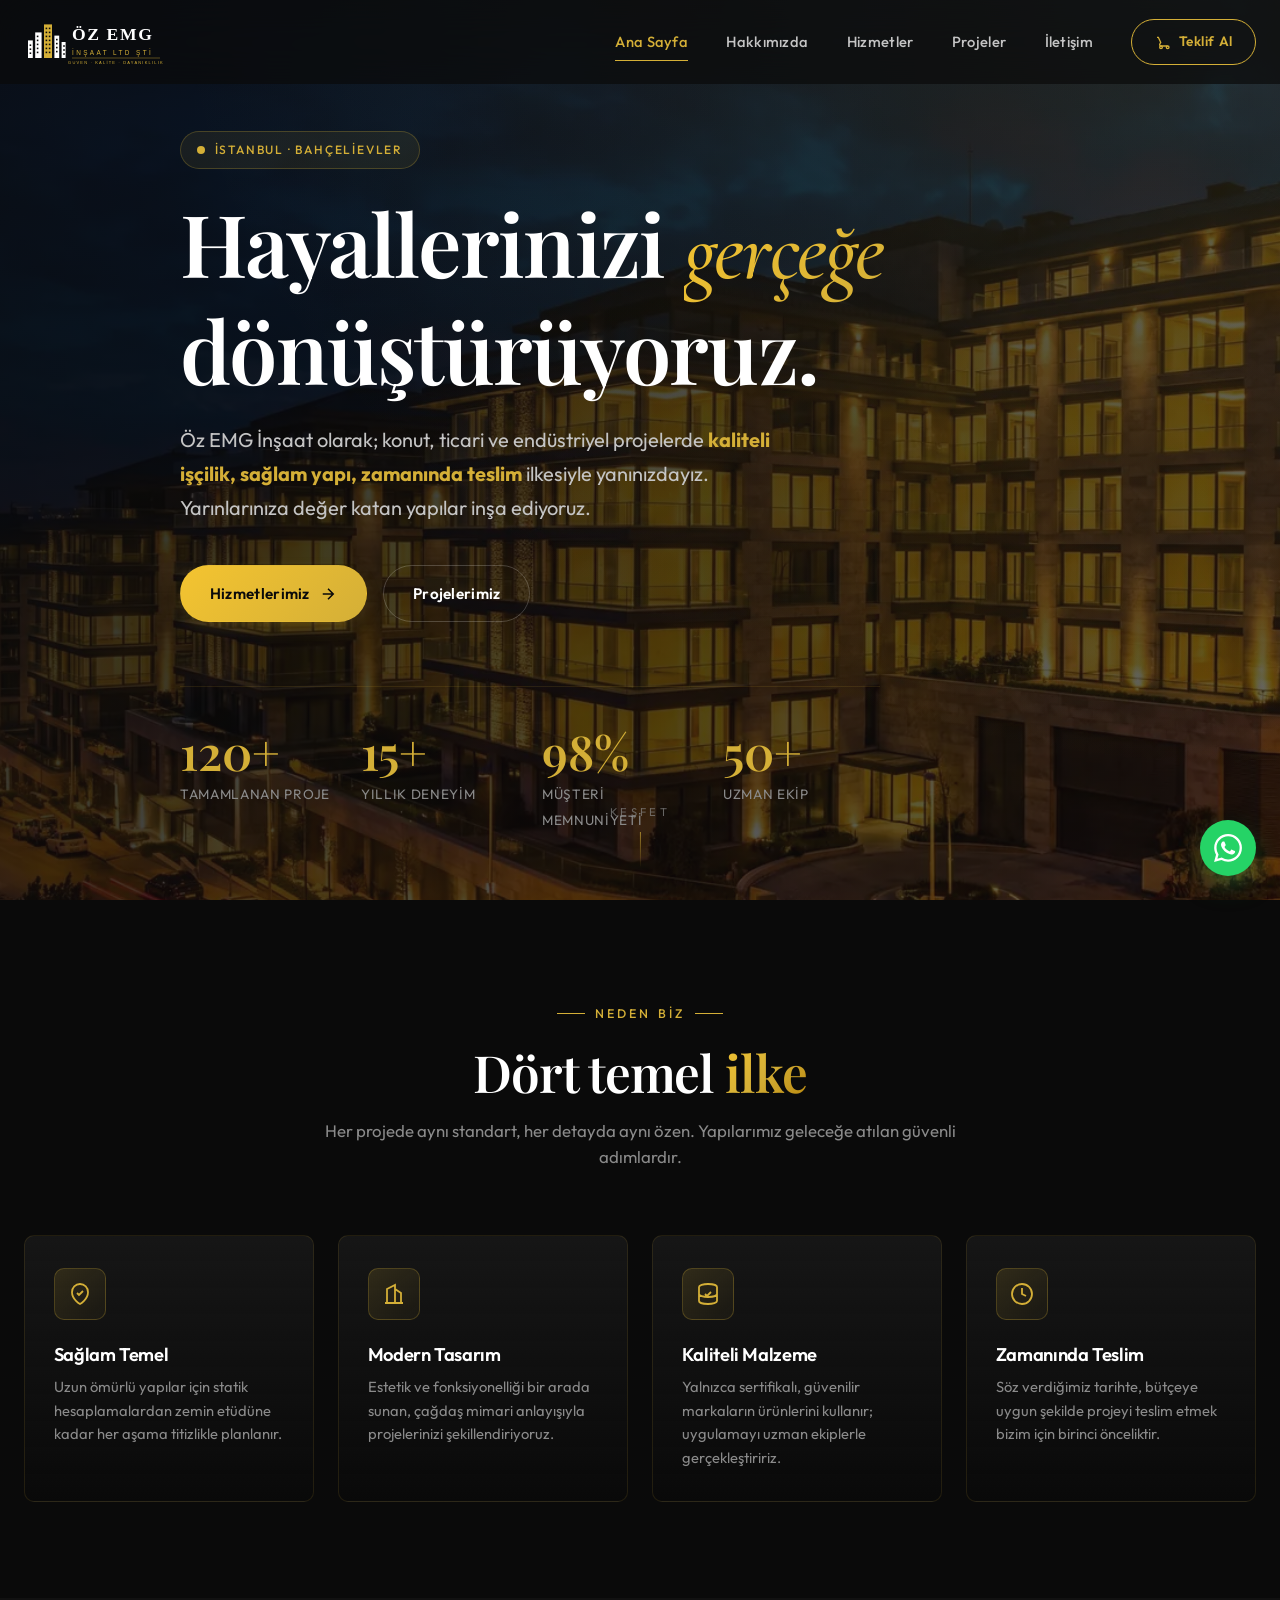
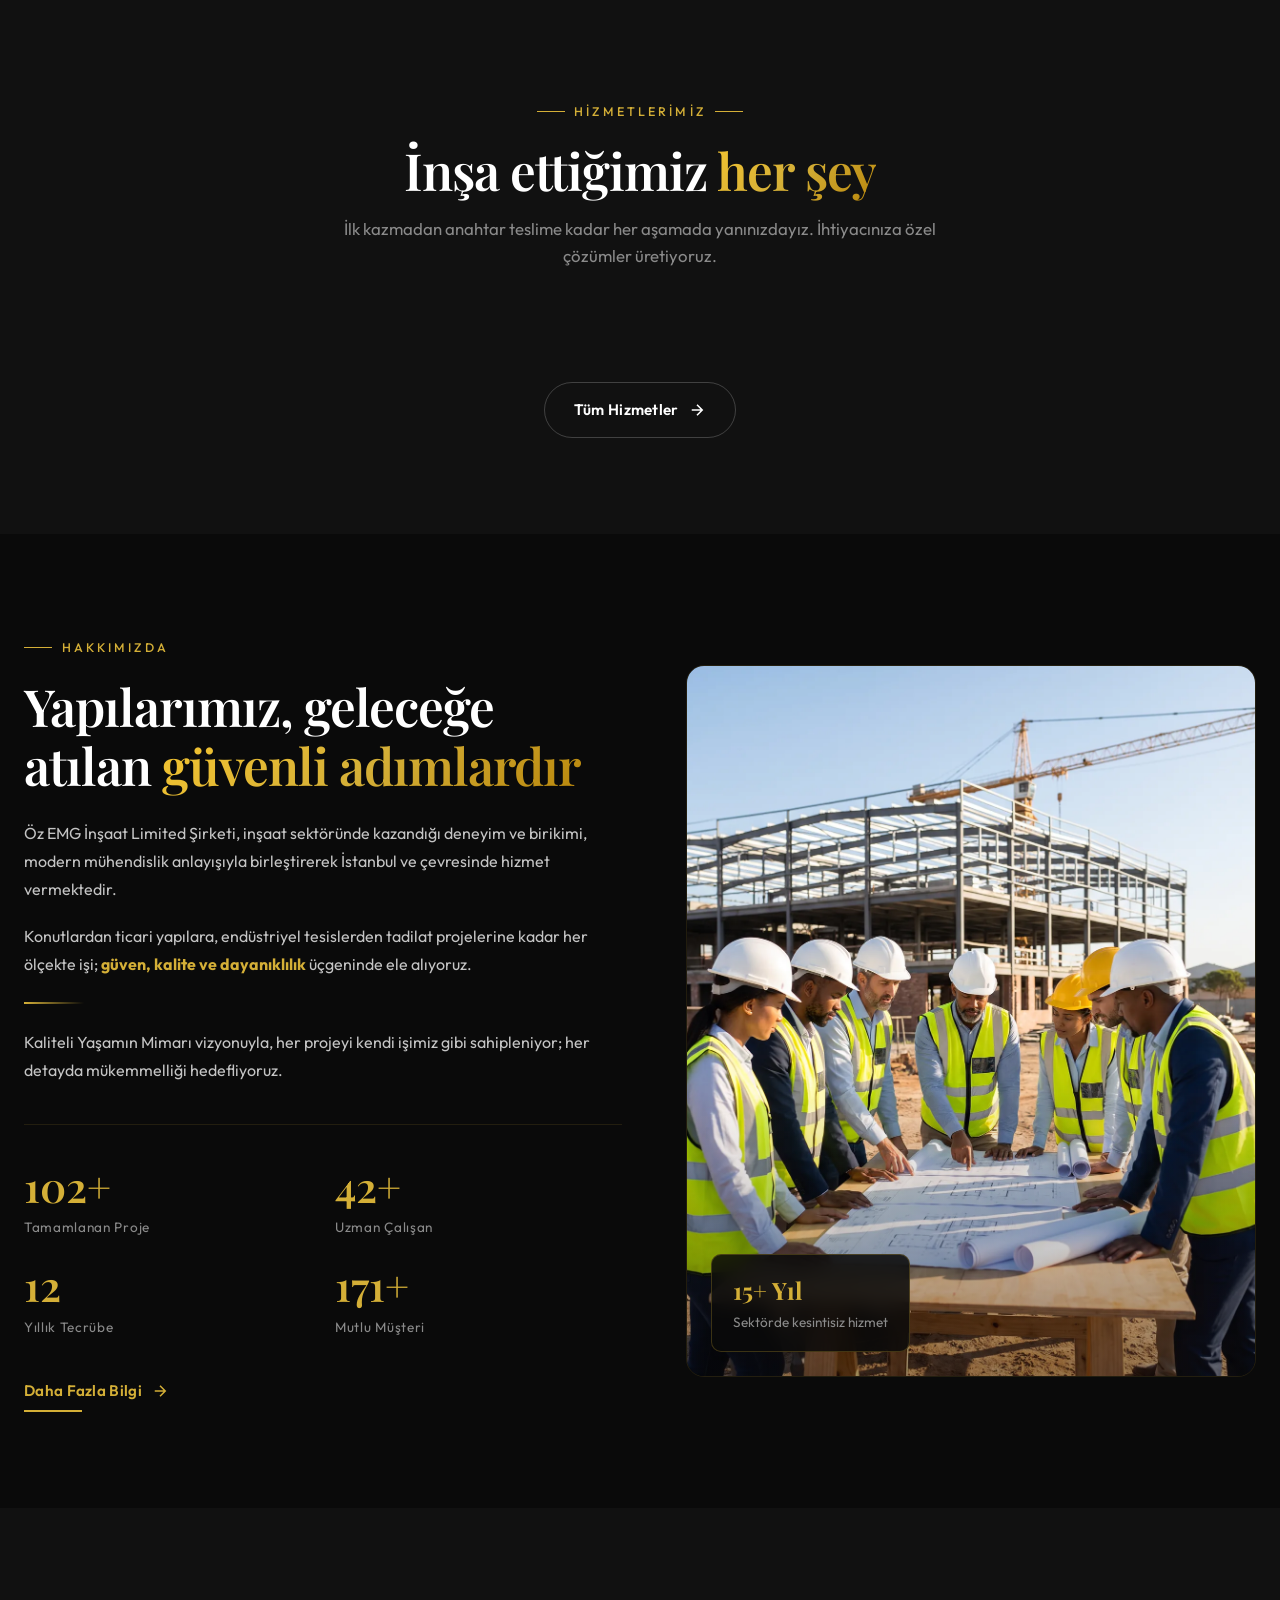
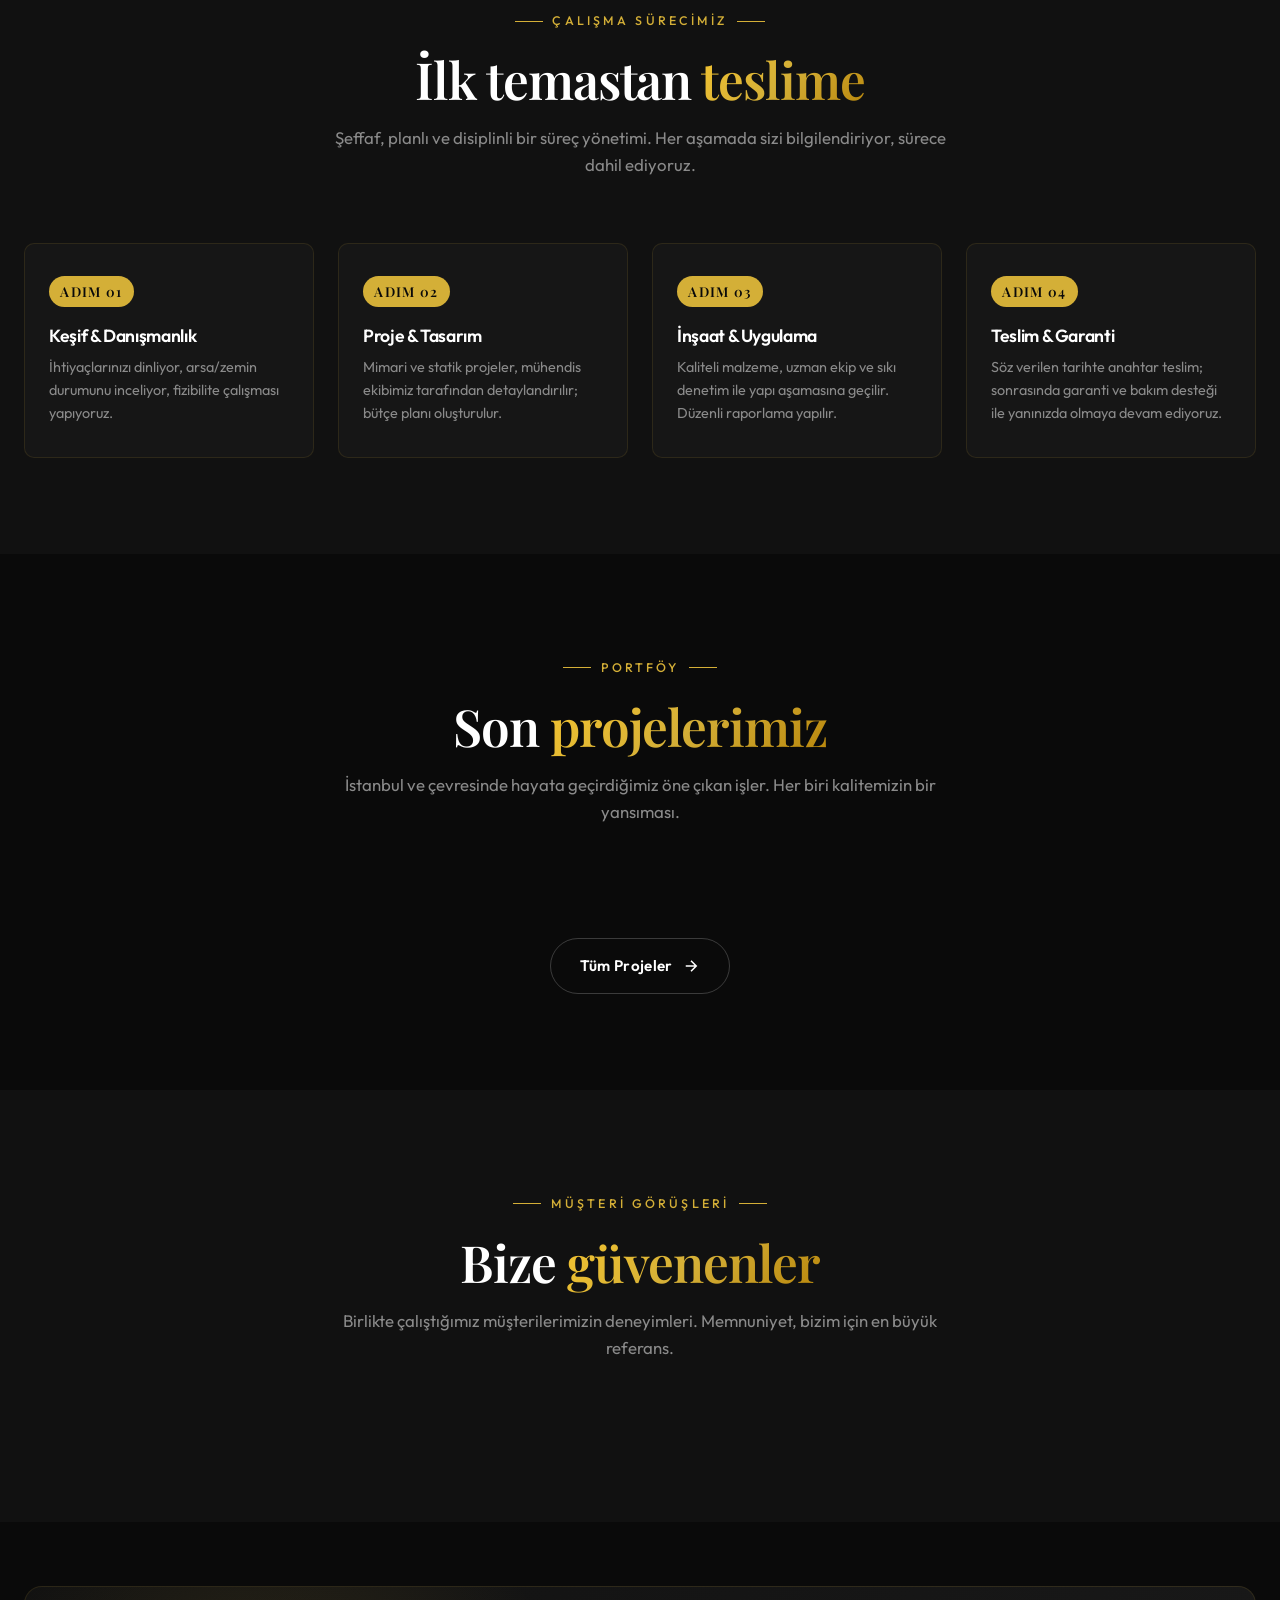
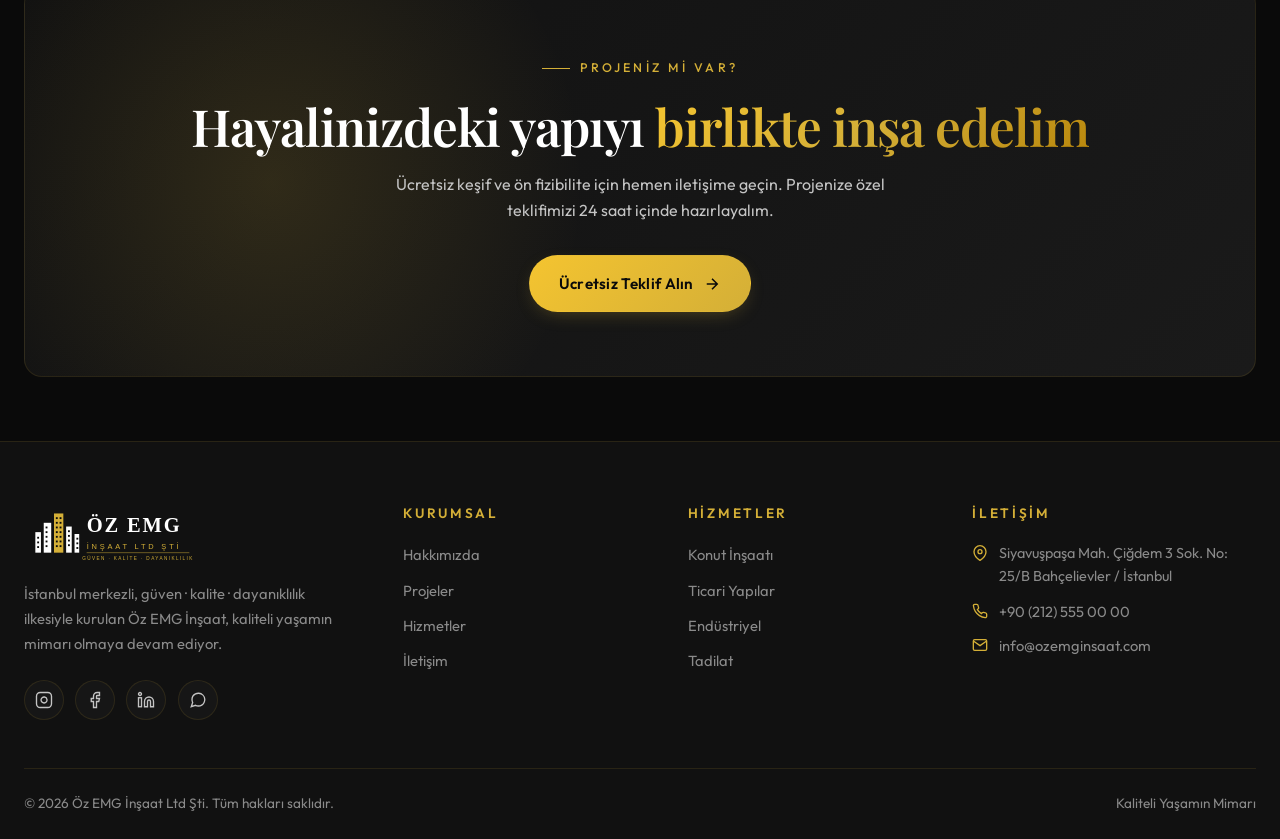
<file: index.html>
<!DOCTYPE html>
<html lang="tr">
<head>
  <meta charset="UTF-8">
  <meta name="viewport" content="width=device-width, initial-scale=1.0">
  <title>Öz EMG İnşaat Ltd Şti · Kaliteli Yaşamın Mimarı | İstanbul</title>
  <meta name="description" content="Öz EMG İnşaat — İstanbul'da güven, kalite ve dayanıklılık ilkesiyle konut, ticari yapı ve endüstriyel inşaat projeleri. Hayallerinizi gerçeğe dönüştürüyoruz.">
  <meta name="keywords" content="inşaat, İstanbul inşaat, Bahçelievler, konut, ticari yapı, tadilat, anahtar teslim, Öz EMG">
  <meta name="author" content="Öz EMG İnşaat Ltd Şti">
  <meta name="theme-color" content="#0a0a0a">
  
  <!-- Open Graph -->
  <meta property="og:type" content="website">
  <meta property="og:title" content="Öz EMG İnşaat · Kaliteli Yaşamın Mimarı">
  <meta property="og:description" content="İstanbul'da güven, kalite ve dayanıklılık ilkesiyle inşaat projeleri.">
  <meta property="og:locale" content="tr_TR">
  
  <!-- Favicon -->
  <link rel="icon" type="image/svg+xml" href="images/favicon.svg">
  <link rel="apple-touch-icon" href="images/favicon.svg">
  
  <!-- Fonts -->
  <link rel="preconnect" href="https://fonts.googleapis.com">
  <link rel="preconnect" href="https://fonts.gstatic.com" crossorigin>
  <link href="https://fonts.googleapis.com/css2?family=Playfair+Display:ital,wght@0,400;0,500;0,600;0,700;1,400;1,500&family=Cormorant+Garamond:ital,wght@0,500;0,600;1,500&family=Outfit:wght@300;400;500;600;700&display=swap" rel="stylesheet">
  
  <!-- Styles -->
  <link rel="stylesheet" href="css/style.css">
</head>
<body>

  <!-- ============== NAVBAR ============== -->
  <header class="navbar">
    <div class="container nav-inner">
      <a href="index.html" class="nav-logo">
        <img src="images/logo-white.svg" alt="Öz EMG İnşaat" width="200" height="60">
      </a>
      
      <nav class="nav-menu" id="navMenu">
        <a href="index.html" class="nav-link">Ana Sayfa</a>
        <a href="hakkimizda.html" class="nav-link">Hakkımızda</a>
        <a href="hizmetler.html" class="nav-link">Hizmetler</a>
        <a href="projeler.html" class="nav-link">Projeler</a>
        <a href="iletisim.html" class="nav-link">İletişim</a>
        <a href="iletisim.html#teklif" class="nav-cta">
          <svg viewBox="0 0 24 24" fill="none" stroke="currentColor" stroke-width="2"><path d="M3 5h2l3.6 7.59-1.35 2.45c-.16.28-.25.61-.25.96 0 1.1.9 2 2 2H19"/><path d="M9 22a2 2 0 1 0 0-4 2 2 0 0 0 0 4zM19 22a2 2 0 1 0 0-4 2 2 0 0 0 0 4z"/></svg>
          Teklif Al
        </a>
      </nav>
      
      <button class="nav-toggle" id="navToggle" aria-label="Menüyü aç">
        <span></span><span></span><span></span>
      </button>
    </div>
  </header>

  <!-- ============== HERO ============== -->
  <section class="hero">
    <div class="hero-bg" aria-hidden="true"></div>
    <div class="container">
      <div class="hero-inner">
        <div class="hero-badge">
          <span class="pulse"></span>
          <span>İstanbul · Bahçelievler</span>
        </div>
        <h1>Hayallerinizi <em>gerçeğe</em> dönüştürüyoruz.</h1>
        <p class="hero-lead">
          Öz EMG İnşaat olarak; konut, ticari ve endüstriyel projelerde <strong style="color:var(--gold-primary)">kaliteli işçilik, sağlam yapı, zamanında teslim</strong> ilkesiyle yanınızdayız. Yarınlarınıza değer katan yapılar inşa ediyoruz.
        </p>
        <div class="hero-actions">
          <a href="hizmetler.html" class="btn btn--gold">
            Hizmetlerimiz
            <svg viewBox="0 0 24 24" fill="none" stroke="currentColor" stroke-width="2"><path d="M5 12h14M12 5l7 7-7 7"/></svg>
          </a>
          <a href="projeler.html" class="btn btn--outline">
            Projelerimiz
          </a>
        </div>
        
        <div class="hero-stats">
          <div class="hero-stat">
            <span class="num"><span data-counter="120" data-suffix="+" data-site-counter="statProjects">0</span></span>
            <span class="label">Tamamlanan Proje</span>
          </div>
          <div class="hero-stat">
            <span class="num"><span data-counter="15" data-suffix="+" data-site-counter="statYears">0</span></span>
            <span class="label">Yıllık Deneyim</span>
          </div>
          <div class="hero-stat">
            <span class="num"><span data-counter="98" data-suffix="%" data-site-counter="statSatisfaction">0</span></span>
            <span class="label">Müşteri Memnuniyeti</span>
          </div>
          <div class="hero-stat">
            <span class="num"><span data-counter="50" data-suffix="+" data-site-counter="statTeam">0</span></span>
            <span class="label">Uzman Ekip</span>
          </div>
        </div>
      </div>
    </div>
    <a href="#degerler" class="hero-scroll" aria-label="Aşağı kaydır">
      Keşfet
      <span class="hero-scroll-line"></span>
    </a>
  </section>

  <!-- ============== VALUE PROPS ============== -->
  <section class="section" id="degerler">
    <div class="container">
      <div class="section-head reveal">
        <span class="eyebrow">Neden Biz</span>
        <h2 class="section-title">Dört temel <span class="text-gold-gradient">ilke</span></h2>
        <p class="section-subtitle">Her projede aynı standart, her detayda aynı özen. Yapılarımız geleceğe atılan güvenli adımlardır.</p>
      </div>
      
      <div class="features-grid reveal-stagger">
        <div class="feature">
          <div class="feature-icon">
            <svg viewBox="0 0 24 24" fill="none" stroke="currentColor" stroke-width="1.8"><path d="M12 22s-8-4.5-8-11.8A8 8 0 0 1 12 2a8 8 0 0 1 8 8.2c0 7.3-8 11.8-8 11.8z"/><path d="M9 11l2 2 4-4"/></svg>
          </div>
          <h3>Sağlam Temel</h3>
          <p>Uzun ömürlü yapılar için statik hesaplamalardan zemin etüdüne kadar her aşama titizlikle planlanır.</p>
        </div>
        
        <div class="feature">
          <div class="feature-icon">
            <svg viewBox="0 0 24 24" fill="none" stroke="currentColor" stroke-width="1.8"><path d="M3 21h18M5 21V7l8-4v18M19 21V11l-6-4"/><path d="M9 9h.01M9 12h.01M9 15h.01M9 18h.01"/></svg>
          </div>
          <h3>Modern Tasarım</h3>
          <p>Estetik ve fonksiyonelliği bir arada sunan, çağdaş mimari anlayışıyla projelerinizi şekillendiriyoruz.</p>
        </div>
        
        <div class="feature">
          <div class="feature-icon">
            <svg viewBox="0 0 24 24" fill="none" stroke="currentColor" stroke-width="1.8"><path d="M9 12l2 2 4-4M21 12c0 1.66-4 3-9 3s-9-1.34-9-3M3 5v14c0 1.66 4 3 9 3s9-1.34 9-3V5c0-1.66-4-3-9-3s-9 1.34-9 3z"/></svg>
          </div>
          <h3>Kaliteli Malzeme</h3>
          <p>Yalnızca sertifikalı, güvenilir markaların ürünlerini kullanır; uygulamayı uzman ekiplerle gerçekleştiririz.</p>
        </div>
        
        <div class="feature">
          <div class="feature-icon">
            <svg viewBox="0 0 24 24" fill="none" stroke="currentColor" stroke-width="1.8"><circle cx="12" cy="12" r="10"/><path d="M12 6v6l4 2"/></svg>
          </div>
          <h3>Zamanında Teslim</h3>
          <p>Söz verdiğimiz tarihte, bütçeye uygun şekilde projeyi teslim etmek bizim için birinci önceliktir.</p>
        </div>
      </div>
    </div>
  </section>

  <!-- ============== HİZMETLER (Özet) ============== -->
  <section class="section section--dark">
    <div class="container">
      <div class="section-head reveal">
        <span class="eyebrow">Hizmetlerimiz</span>
        <h2 class="section-title">İnşa ettiğimiz <span class="text-gold-gradient">her şey</span></h2>
        <p class="section-subtitle">İlk kazmadan anahtar teslime kadar her aşamada yanınızdayız. İhtiyacınıza özel çözümler üretiyoruz.</p>
      </div>
      
      <div class="services-grid reveal-stagger" data-render="services" data-limit="4">
      </div>
      
      <div class="reveal" style="text-align:center; margin-top: 3rem;">
        <a href="hizmetler.html" class="btn btn--outline">Tüm Hizmetler <svg viewBox="0 0 24 24" fill="none" stroke="currentColor" stroke-width="2"><path d="M5 12h14M12 5l7 7-7 7"/></svg></a>
      </div>
    </div>
  </section>

  <!-- ============== ABOUT TEASER ============== -->
  <section class="section">
    <div class="container">
      <div class="about-grid">
        <div class="about-text reveal">
          <span class="eyebrow">Hakkımızda</span>
          <h2>Yapılarımız, geleceğe atılan <span class="text-gold-gradient">güvenli adımlardır</span></h2>
          <p>Öz EMG İnşaat Limited Şirketi, inşaat sektöründe kazandığı deneyim ve birikimi, modern mühendislik anlayışıyla birleştirerek İstanbul ve çevresinde hizmet vermektedir.</p>
          <p>Konutlardan ticari yapılara, endüstriyel tesislerden tadilat projelerine kadar her ölçekte işi; <strong style="color:var(--gold-primary)">güven, kalite ve dayanıklılık</strong> üçgeninde ele alıyoruz.</p>
          <div class="divider-gold"></div>
          <p>Kaliteli Yaşamın Mimarı vizyonuyla, her projeyi kendi işimiz gibi sahipleniyor; her detayda mükemmelliği hedefliyoruz.</p>
          
          <div class="about-stats">
            <div class="about-stat">
              <span class="num"><span data-counter="120" data-suffix="+" data-site-counter="statProjects">0</span></span>
              <span class="label">Tamamlanan Proje</span>
            </div>
            <div class="about-stat">
              <span class="num"><span data-counter="50" data-suffix="+" data-site-counter="statTeam">0</span></span>
              <span class="label">Uzman Çalışan</span>
            </div>
            <div class="about-stat">
              <span class="num"><span data-counter="15" data-suffix="" data-site-counter="statYears">0</span></span>
              <span class="label">Yıllık Tecrübe</span>
            </div>
            <div class="about-stat">
              <span class="num"><span data-counter="200" data-suffix="+">0</span></span>
              <span class="label">Mutlu Müşteri</span>
            </div>
          </div>
          
          <a href="hakkimizda.html" class="btn btn--ghost" style="margin-top:2rem;">
            Daha Fazla Bilgi <svg viewBox="0 0 24 24" fill="none" stroke="currentColor" stroke-width="2"><path d="M5 12h14M12 5l7 7-7 7"/></svg>
          </a>
        </div>
        
        <div class="about-image reveal">
          <img src="images/about-construction.webp" alt="Öz EMG İnşaat Şantiyesi">
          <div class="about-image-badge">
            <strong>15+ Yıl</strong>
            <span>Sektörde kesintisiz hizmet</span>
          </div>
        </div>
      </div>
    </div>
  </section>

  <!-- ============== PROCESS ============== -->
  <section class="section section--dark">
    <div class="container">
      <div class="section-head reveal">
        <span class="eyebrow">Çalışma Sürecimiz</span>
        <h2 class="section-title">İlk temastan <span class="text-gold-gradient">teslime</span></h2>
        <p class="section-subtitle">Şeffaf, planlı ve disiplinli bir süreç yönetimi. Her aşamada sizi bilgilendiriyor, sürece dahil ediyoruz.</p>
      </div>
      
      <div class="process-list reveal-stagger">
        <div class="process-step">
          <span class="process-step-num">ADIM 01</span>
          <h3>Keşif & Danışmanlık</h3>
          <p>İhtiyaçlarınızı dinliyor, arsa/zemin durumunu inceliyor, fizibilite çalışması yapıyoruz.</p>
        </div>
        
        <div class="process-step">
          <span class="process-step-num">ADIM 02</span>
          <h3>Proje & Tasarım</h3>
          <p>Mimari ve statik projeler, mühendis ekibimiz tarafından detaylandırılır; bütçe planı oluşturulur.</p>
        </div>
        
        <div class="process-step">
          <span class="process-step-num">ADIM 03</span>
          <h3>İnşaat & Uygulama</h3>
          <p>Kaliteli malzeme, uzman ekip ve sıkı denetim ile yapı aşamasına geçilir. Düzenli raporlama yapılır.</p>
        </div>
        
        <div class="process-step">
          <span class="process-step-num">ADIM 04</span>
          <h3>Teslim & Garanti</h3>
          <p>Söz verilen tarihte anahtar teslim; sonrasında garanti ve bakım desteği ile yanınızda olmaya devam ediyoruz.</p>
        </div>
      </div>
    </div>
  </section>

  <!-- ============== PROJECTS ============== -->
  <section class="section">
    <div class="container">
      <div class="section-head reveal">
        <span class="eyebrow">Portföy</span>
        <h2 class="section-title">Son <span class="text-gold-gradient">projelerimiz</span></h2>
        <p class="section-subtitle">İstanbul ve çevresinde hayata geçirdiğimiz öne çıkan işler. Her biri kalitemizin bir yansıması.</p>
      </div>
      
      <div class="projects-grid reveal-stagger" data-render="projects" data-limit="6" data-featured-only="true">
      </div>
      
      <div class="reveal" style="text-align:center; margin-top: 3rem;">
        <a href="projeler.html" class="btn btn--outline">Tüm Projeler <svg viewBox="0 0 24 24" fill="none" stroke="currentColor" stroke-width="2"><path d="M5 12h14M12 5l7 7-7 7"/></svg></a>
      </div>
    </div>
  </section>

  <!-- ============== TESTIMONIALS ============== -->
  <section class="section section--dark">
    <div class="container">
      <div class="section-head reveal">
        <span class="eyebrow">Müşteri Görüşleri</span>
        <h2 class="section-title">Bize <span class="text-gold-gradient">güvenenler</span></h2>
        <p class="section-subtitle">Birlikte çalıştığımız müşterilerimizin deneyimleri. Memnuniyet, bizim için en büyük referans.</p>
      </div>
      
      <div class="testimonials reveal-stagger" data-render="testimonials" data-limit="3">
      </div>
    </div>
  </section>

  <!-- ============== CTA STRIP ============== -->
  <div class="container">
    <div class="cta-strip reveal">
      <span class="eyebrow" style="justify-content:center;">Projeniz mi var?</span>
      <h2>Hayalinizdeki yapıyı <span class="text-gold-gradient">birlikte inşa edelim</span></h2>
      <p>Ücretsiz keşif ve ön fizibilite için hemen iletişime geçin. Projenize özel teklifimizi 24 saat içinde hazırlayalım.</p>
      <a href="iletisim.html#teklif" class="btn btn--gold">
        Ücretsiz Teklif Alın
        <svg viewBox="0 0 24 24" fill="none" stroke="currentColor" stroke-width="2"><path d="M5 12h14M12 5l7 7-7 7"/></svg>
      </a>
    </div>
  </div>

  <!-- ============== FOOTER ============== -->
  <footer class="footer">
    <div class="container">
      <div class="footer-grid">
        <div class="footer-brand">
          <img src="images/logo-white.svg" alt="Öz EMG İnşaat" width="200" height="60">
          <p>İstanbul merkezli, güven · kalite · dayanıklılık ilkesiyle kurulan Öz EMG İnşaat, kaliteli yaşamın mimarı olmaya devam ediyor.</p>
          <div class="contact-socials" style="margin-top: 1.5rem; padding-top: 0; border-top: none;">
            <a href="https://instagram.com/ozemginsaat" data-site-href="instagram" class="contact-social" aria-label="Instagram" target="_blank" rel="noopener">
              <svg viewBox="0 0 24 24" fill="none" stroke="currentColor" stroke-width="1.8"><rect x="2" y="2" width="20" height="20" rx="5"/><path d="M16 11.37A4 4 0 1 1 12.63 8 4 4 0 0 1 16 11.37z"/><path d="M17.5 6.5h.01"/></svg>
            </a>
            <a href="https://facebook.com/ozemginsaat" data-site-href="facebook" class="contact-social" aria-label="Facebook" target="_blank" rel="noopener">
              <svg viewBox="0 0 24 24" fill="none" stroke="currentColor" stroke-width="1.8"><path d="M18 2h-3a5 5 0 0 0-5 5v3H7v4h3v8h4v-8h3l1-4h-4V7a1 1 0 0 1 1-1h3z"/></svg>
            </a>
            <a href="https://linkedin.com/company/ozemginsaat" data-site-href="linkedin" class="contact-social" aria-label="LinkedIn" target="_blank" rel="noopener">
              <svg viewBox="0 0 24 24" fill="none" stroke="currentColor" stroke-width="1.8"><path d="M16 8a6 6 0 0 1 6 6v7h-4v-7a2 2 0 0 0-4 0v7h-4v-7a6 6 0 0 1 6-6z"/><rect x="2" y="9" width="4" height="12"/><circle cx="4" cy="4" r="2"/></svg>
            </a>
            <a href="https://wa.me/905555555555" data-site-href="whatsapp-link" class="contact-social" aria-label="WhatsApp" target="_blank" rel="noopener">
              <svg viewBox="0 0 24 24" fill="none" stroke="currentColor" stroke-width="1.8"><path d="M21 11.5a8.38 8.38 0 0 1-.9 3.8 8.5 8.5 0 0 1-7.6 4.7 8.38 8.38 0 0 1-3.8-.9L3 21l1.9-5.7a8.38 8.38 0 0 1-.9-3.8 8.5 8.5 0 0 1 4.7-7.6 8.38 8.38 0 0 1 3.8-.9h.5a8.48 8.48 0 0 1 8 8v.5z"/></svg>
            </a>
          </div>
        </div>
        
        <div class="footer-col">
          <h4>Kurumsal</h4>
          <ul>
            <li><a href="hakkimizda.html">Hakkımızda</a></li>
            <li><a href="projeler.html">Projeler</a></li>
            <li><a href="hizmetler.html">Hizmetler</a></li>
            <li><a href="iletisim.html">İletişim</a></li>
          </ul>
        </div>
        
        <div class="footer-col">
          <h4>Hizmetler</h4>
          <ul>
            <li><a href="hizmetler.html#konut">Konut İnşaatı</a></li>
            <li><a href="hizmetler.html#ticari">Ticari Yapılar</a></li>
            <li><a href="hizmetler.html#endustriyel">Endüstriyel</a></li>
            <li><a href="hizmetler.html#tadilat">Tadilat</a></li>
          </ul>
        </div>
        
        <div class="footer-col">
          <h4>İletişim</h4>
          <div class="footer-contact-item">
            <svg viewBox="0 0 24 24" fill="none" stroke="currentColor" stroke-width="2"><path d="M21 10c0 7-9 13-9 13s-9-6-9-13a9 9 0 0 1 18 0z"/><circle cx="12" cy="10" r="3"/></svg>
            <span data-site-text="address">Siyavuşpaşa Mah. Çiğdem 3 Sok. No: 25/B Bahçelievler / İstanbul</span>
          </div>
          <div class="footer-contact-item">
            <svg viewBox="0 0 24 24" fill="none" stroke="currentColor" stroke-width="2"><path d="M22 16.92v3a2 2 0 0 1-2.18 2 19.79 19.79 0 0 1-8.63-3.07 19.5 19.5 0 0 1-6-6 19.79 19.79 0 0 1-3.07-8.67A2 2 0 0 1 4.11 2h3a2 2 0 0 1 2 1.72 12.84 12.84 0 0 0 .7 2.81 2 2 0 0 1-.45 2.11L8.09 9.91a16 16 0 0 0 6 6l1.27-1.27a2 2 0 0 1 2.11-.45 12.84 12.84 0 0 0 2.81.7A2 2 0 0 1 22 16.92z"/></svg>
            <a href="tel:+902125550000" data-site-href="phone" data-site-text="phone">+90 (212) 555 00 00</a>
          </div>
          <div class="footer-contact-item">
            <svg viewBox="0 0 24 24" fill="none" stroke="currentColor" stroke-width="2"><path d="M4 4h16c1.1 0 2 .9 2 2v12c0 1.1-.9 2-2 2H4c-1.1 0-2-.9-2-2V6c0-1.1.9-2 2-2z"/><path d="M22 6l-10 7L2 6"/></svg>
            <a href="mailto:info@ozemginsaat.com" data-site-href="email" data-site-text="email">info@ozemginsaat.com</a>
          </div>
        </div>
      </div>
      
      <div class="footer-bottom">
        <div>© <span data-year>2024</span> Öz EMG İnşaat Ltd Şti. Tüm hakları saklıdır.</div>
        <div>Kaliteli Yaşamın Mimarı</div>
      </div>
    </div>
  </footer>

  <!-- WhatsApp Float -->
  <a href="https://wa.me/905555555555" class="wa-float" aria-label="WhatsApp ile iletişime geç" target="_blank" rel="noopener">
    <svg viewBox="0 0 24 24" fill="currentColor"><path d="M17.472 14.382c-.297-.149-1.758-.867-2.03-.967-.273-.099-.471-.148-.67.15-.197.297-.767.966-.94 1.164-.173.199-.347.223-.644.075-.297-.15-1.255-.463-2.39-1.475-.883-.788-1.48-1.761-1.653-2.059-.173-.297-.018-.458.13-.606.134-.133.298-.347.446-.52.149-.174.198-.298.298-.497.099-.198.05-.371-.025-.52-.075-.149-.669-1.612-.916-2.207-.242-.579-.487-.5-.669-.51-.173-.008-.371-.01-.57-.01-.198 0-.52.074-.792.372-.272.297-1.04 1.016-1.04 2.479 0 1.462 1.065 2.875 1.213 3.074.149.198 2.096 3.2 5.077 4.487.709.306 1.262.489 1.694.625.712.227 1.36.195 1.871.118.571-.085 1.758-.719 2.006-1.413.248-.694.248-1.289.173-1.413-.074-.124-.272-.198-.57-.347m-5.421 7.403h-.004a9.87 9.87 0 0 1-5.031-1.378l-.361-.214-3.741.982.998-3.648-.235-.374a9.86 9.86 0 0 1-1.51-5.26c.001-5.45 4.436-9.884 9.888-9.884 2.64 0 5.122 1.03 6.988 2.898a9.825 9.825 0 0 1 2.893 6.994c-.003 5.45-4.437 9.884-9.885 9.884m8.413-18.297A11.815 11.815 0 0 0 12.05 0C5.495 0 .16 5.335.157 11.892c0 2.096.547 4.142 1.588 5.945L.057 24l6.305-1.654a11.882 11.882 0 0 0 5.683 1.448h.005c6.554 0 11.89-5.335 11.893-11.893a11.821 11.821 0 0 0-3.48-8.413Z"/></svg>
  </a>

  <script src="js/api-config.js"></script>
  <script src="js/main.js"></script>
  <script src="js/site-render.js"></script>
</body>
</html>
</file>
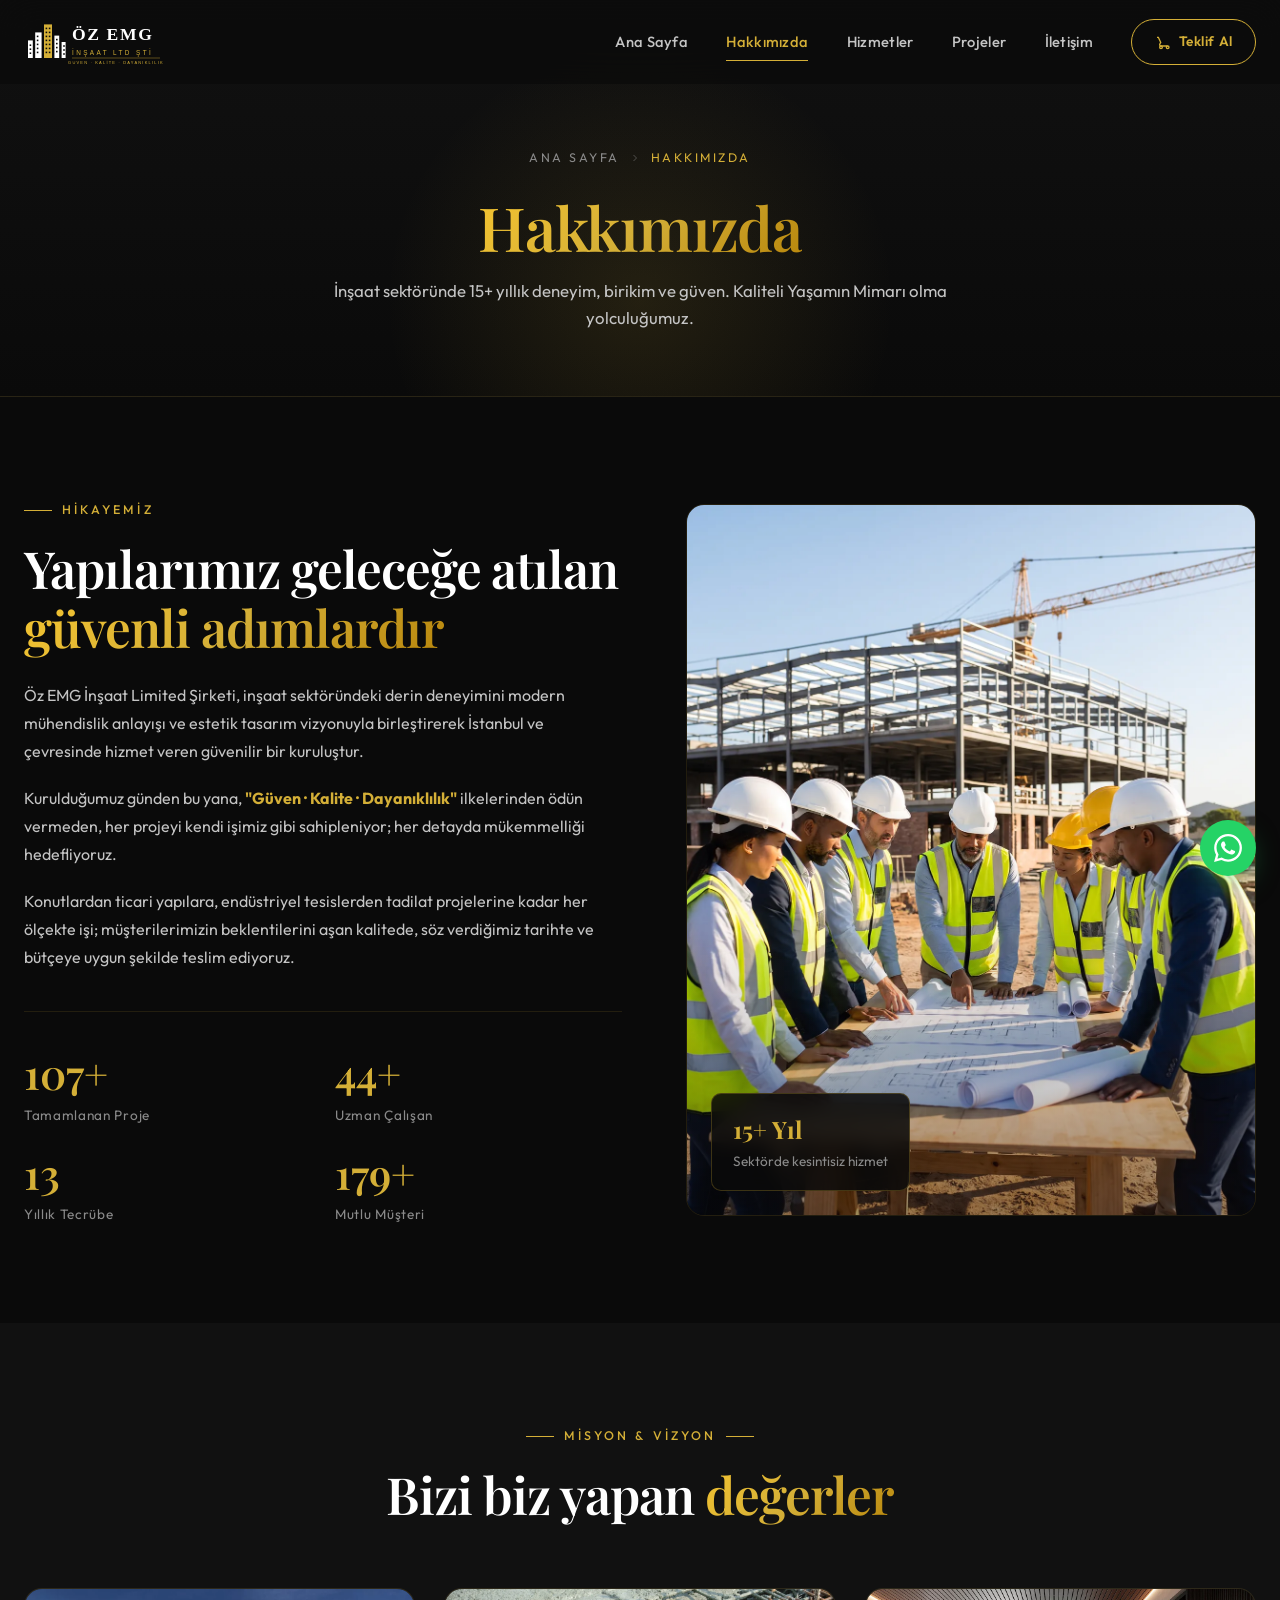
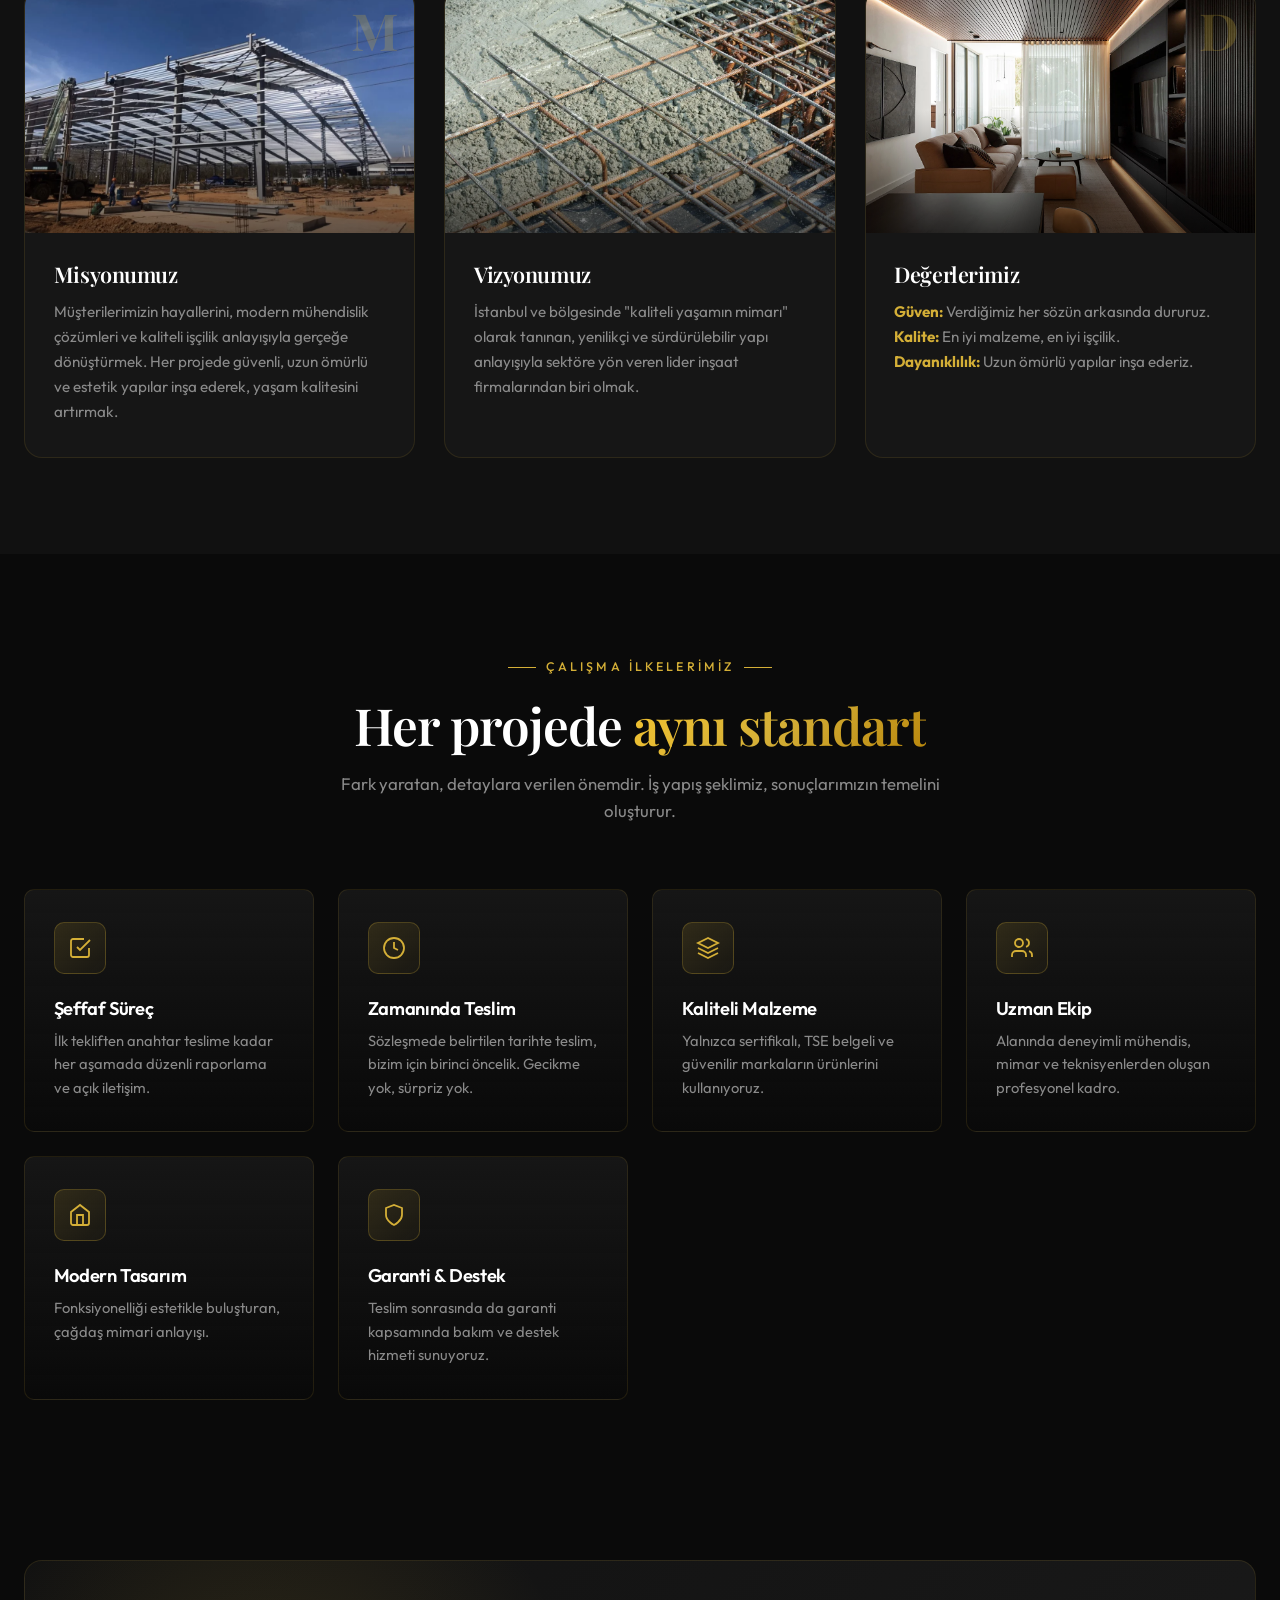
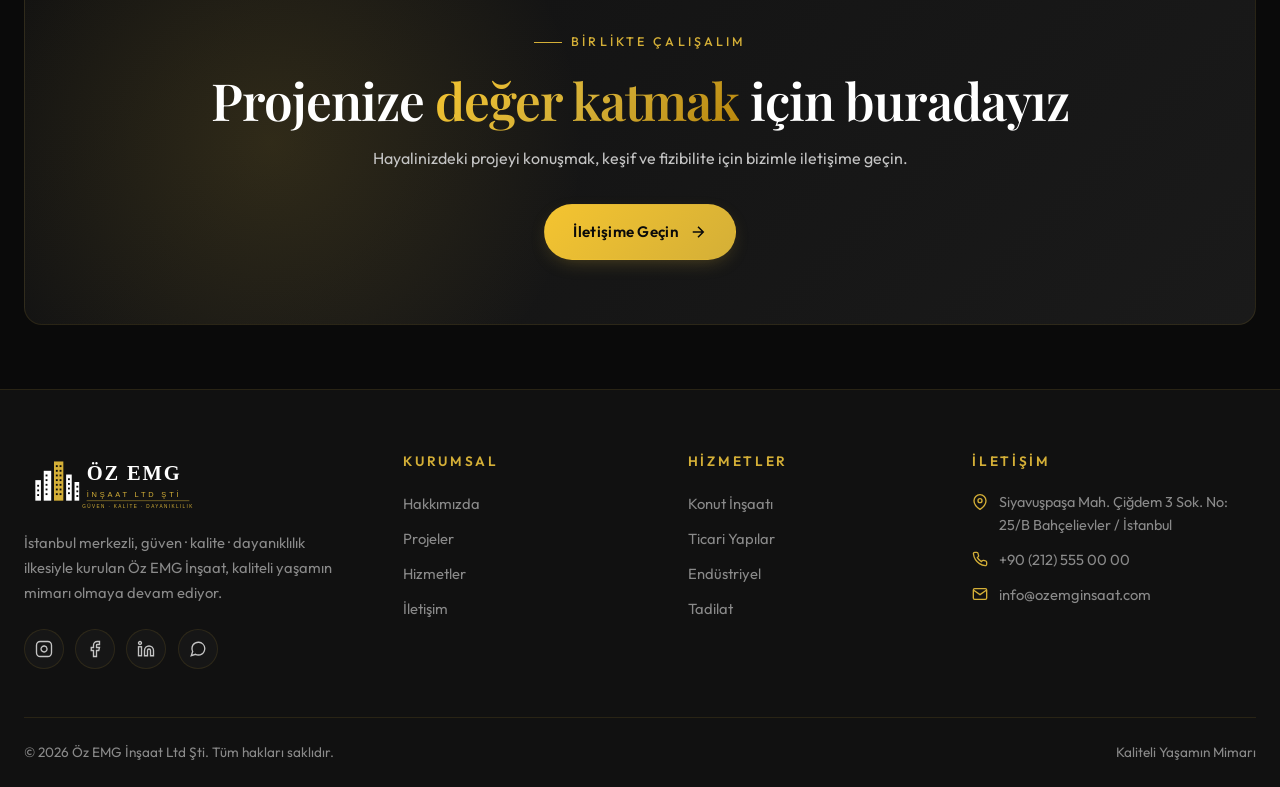
<file: hakkimizda.html>
<!DOCTYPE html>
<html lang="tr">
<head>
  <meta charset="UTF-8">
  <meta name="viewport" content="width=device-width, initial-scale=1.0">
  <title>Hakkımızda · Öz EMG İnşaat | 15+ Yıllık Deneyim</title>
  <meta name="description" content="Öz EMG İnşaat — İstanbul'da 15+ yıllık deneyim, kaliteli işçilik ve güvenilir hizmet anlayışı. Misyonumuz, vizyonumuz ve ekibimiz.">
  <meta name="theme-color" content="#0a0a0a">
  
  <link rel="icon" type="image/svg+xml" href="images/favicon.svg">
  <link rel="preconnect" href="https://fonts.googleapis.com">
  <link rel="preconnect" href="https://fonts.gstatic.com" crossorigin>
  <link href="https://fonts.googleapis.com/css2?family=Playfair+Display:ital,wght@0,400;0,500;0,600;0,700;1,400;1,500&family=Cormorant+Garamond:ital,wght@0,500;0,600;1,500&family=Outfit:wght@300;400;500;600;700&display=swap" rel="stylesheet">
  <link rel="stylesheet" href="css/style.css">
</head>
<body>

  <header class="navbar">
    <div class="container nav-inner">
      <a href="index.html" class="nav-logo"><img src="images/logo-white.svg" alt="Öz EMG İnşaat" width="200" height="60"></a>
      <nav class="nav-menu" id="navMenu">
        <a href="index.html" class="nav-link">Ana Sayfa</a>
        <a href="hakkimizda.html" class="nav-link">Hakkımızda</a>
        <a href="hizmetler.html" class="nav-link">Hizmetler</a>
        <a href="projeler.html" class="nav-link">Projeler</a>
        <a href="iletisim.html" class="nav-link">İletişim</a>
        <a href="iletisim.html#teklif" class="nav-cta">
          <svg viewBox="0 0 24 24" fill="none" stroke="currentColor" stroke-width="2"><path d="M3 5h2l3.6 7.59-1.35 2.45c-.16.28-.25.61-.25.96 0 1.1.9 2 2 2H19"/><path d="M9 22a2 2 0 1 0 0-4 2 2 0 0 0 0 4zM19 22a2 2 0 1 0 0-4 2 2 0 0 0 0 4z"/></svg>
          Teklif Al
        </a>
      </nav>
      <button class="nav-toggle" id="navToggle" aria-label="Menüyü aç"><span></span><span></span><span></span></button>
    </div>
  </header>

  <!-- PAGE HERO -->
  <section class="page-hero">
    <div class="container">
      <div class="breadcrumb">
        <a href="index.html">Ana Sayfa</a>
        <svg viewBox="0 0 24 24" fill="none" stroke="currentColor" stroke-width="2"><path d="M9 18l6-6-6-6"/></svg>
        <span>Hakkımızda</span>
      </div>
      <h1><span class="text-gold-gradient">Hakkımızda</span></h1>
      <p>İnşaat sektöründe 15+ yıllık deneyim, birikim ve güven. Kaliteli Yaşamın Mimarı olma yolculuğumuz.</p>
    </div>
  </section>

  <!-- STORY -->
  <section class="section">
    <div class="container">
      <div class="about-grid">
        <div class="about-text reveal">
          <span class="eyebrow">Hikayemiz</span>
          <h2>Yapılarımız geleceğe atılan <span class="text-gold-gradient">güvenli adımlardır</span></h2>
          <p>Öz EMG İnşaat Limited Şirketi, inşaat sektöründeki derin deneyimini modern mühendislik anlayışı ve estetik tasarım vizyonuyla birleştirerek İstanbul ve çevresinde hizmet veren güvenilir bir kuruluştur.</p>
          <p>Kurulduğumuz günden bu yana, <strong style="color:var(--gold-primary)">"Güven · Kalite · Dayanıklılık"</strong> ilkelerinden ödün vermeden, her projeyi kendi işimiz gibi sahipleniyor; her detayda mükemmelliği hedefliyoruz.</p>
          <p>Konutlardan ticari yapılara, endüstriyel tesislerden tadilat projelerine kadar her ölçekte işi; müşterilerimizin beklentilerini aşan kalitede, söz verdiğimiz tarihte ve bütçeye uygun şekilde teslim ediyoruz.</p>
          
          <div class="about-stats">
            <div class="about-stat">
              <span class="num"><span data-counter="120" data-suffix="+" data-site-counter="statProjects">0</span></span>
              <span class="label">Tamamlanan Proje</span>
            </div>
            <div class="about-stat">
              <span class="num"><span data-counter="50" data-suffix="+" data-site-counter="statTeam">0</span></span>
              <span class="label">Uzman Çalışan</span>
            </div>
            <div class="about-stat">
              <span class="num"><span data-counter="15" data-suffix="" data-site-counter="statYears">0</span></span>
              <span class="label">Yıllık Tecrübe</span>
            </div>
            <div class="about-stat">
              <span class="num"><span data-counter="200" data-suffix="+">0</span></span>
              <span class="label">Mutlu Müşteri</span>
            </div>
          </div>
        </div>
        
        <div class="about-image reveal">
          <img src="images/about-construction.webp" alt="Öz EMG İnşaat Ekibi">
          <div class="about-image-badge">
            <strong>15+ Yıl</strong>
            <span>Sektörde kesintisiz hizmet</span>
          </div>
        </div>
      </div>
    </div>
  </section>

  <!-- MISSION VISION -->
  <section class="section section--dark">
    <div class="container">
      <div class="section-head reveal">
        <span class="eyebrow">Misyon & Vizyon</span>
        <h2 class="section-title">Bizi biz yapan <span class="text-gold-gradient">değerler</span></h2>
      </div>
      
      <div class="services-grid reveal-stagger">
        <div class="service-card" style="cursor:default;">
          <div class="service-img">
            <span class="service-num">M</span>
            <img src="images/about-team.webp" alt="Misyonumuz">
          </div>
          <div class="service-body">
            <h3>Misyonumuz</h3>
            <p>Müşterilerimizin hayallerini, modern mühendislik çözümleri ve kaliteli işçilik anlayışıyla gerçeğe dönüştürmek. Her projede güvenli, uzun ömürlü ve estetik yapılar inşa ederek, yaşam kalitesini artırmak.</p>
          </div>
        </div>
        
        <div class="service-card" style="cursor:default;">
          <div class="service-img">
            <span class="service-num">V</span>
            <img src="images/hero-1.webp" alt="Vizyonumuz">
          </div>
          <div class="service-body">
            <h3>Vizyonumuz</h3>
            <p>İstanbul ve bölgesinde "kaliteli yaşamın mimarı" olarak tanınan, yenilikçi ve sürdürülebilir yapı anlayışıyla sektöre yön veren lider inşaat firmalarından biri olmak.</p>
          </div>
        </div>
        
        <div class="service-card" style="cursor:default;">
          <div class="service-img">
            <span class="service-num">D</span>
            <img src="images/hero-3.webp" alt="Değerlerimiz">
          </div>
          <div class="service-body">
            <h3>Değerlerimiz</h3>
            <p><strong style="color:var(--gold-primary)">Güven:</strong> Verdiğimiz her sözün arkasında dururuz.<br><strong style="color:var(--gold-primary)">Kalite:</strong> En iyi malzeme, en iyi işçilik.<br><strong style="color:var(--gold-primary)">Dayanıklılık:</strong> Uzun ömürlü yapılar inşa ederiz.</p>
          </div>
        </div>
      </div>
    </div>
  </section>

  <!-- TEAM VALUES -->
  <section class="section">
    <div class="container">
      <div class="section-head reveal">
        <span class="eyebrow">Çalışma İlkelerimiz</span>
        <h2 class="section-title">Her projede <span class="text-gold-gradient">aynı standart</span></h2>
        <p class="section-subtitle">Fark yaratan, detaylara verilen önemdir. İş yapış şeklimiz, sonuçlarımızın temelini oluşturur.</p>
      </div>
      
      <div class="features-grid reveal-stagger">
        <div class="feature">
          <div class="feature-icon">
            <svg viewBox="0 0 24 24" fill="none" stroke="currentColor" stroke-width="1.8"><path d="M9 11l3 3L22 4"/><path d="M21 12v7a2 2 0 0 1-2 2H5a2 2 0 0 1-2-2V5a2 2 0 0 1 2-2h11"/></svg>
          </div>
          <h3>Şeffaf Süreç</h3>
          <p>İlk tekliften anahtar teslime kadar her aşamada düzenli raporlama ve açık iletişim.</p>
        </div>
        
        <div class="feature">
          <div class="feature-icon">
            <svg viewBox="0 0 24 24" fill="none" stroke="currentColor" stroke-width="1.8"><circle cx="12" cy="12" r="10"/><path d="M12 6v6l4 2"/></svg>
          </div>
          <h3>Zamanında Teslim</h3>
          <p>Sözleşmede belirtilen tarihte teslim, bizim için birinci öncelik. Gecikme yok, sürpriz yok.</p>
        </div>
        
        <div class="feature">
          <div class="feature-icon">
            <svg viewBox="0 0 24 24" fill="none" stroke="currentColor" stroke-width="1.8"><path d="M12 2L2 7l10 5 10-5-10-5z"/><path d="M2 17l10 5 10-5M2 12l10 5 10-5"/></svg>
          </div>
          <h3>Kaliteli Malzeme</h3>
          <p>Yalnızca sertifikalı, TSE belgeli ve güvenilir markaların ürünlerini kullanıyoruz.</p>
        </div>
        
        <div class="feature">
          <div class="feature-icon">
            <svg viewBox="0 0 24 24" fill="none" stroke="currentColor" stroke-width="1.8"><path d="M16 21v-2a4 4 0 0 0-4-4H6a4 4 0 0 0-4 4v2"/><circle cx="9" cy="7" r="4"/><path d="M22 21v-2a4 4 0 0 0-3-3.87M16 3.13a4 4 0 0 1 0 7.75"/></svg>
          </div>
          <h3>Uzman Ekip</h3>
          <p>Alanında deneyimli mühendis, mimar ve teknisyenlerden oluşan profesyonel kadro.</p>
        </div>
        
        <div class="feature">
          <div class="feature-icon">
            <svg viewBox="0 0 24 24" fill="none" stroke="currentColor" stroke-width="1.8"><path d="M3 9l9-7 9 7v11a2 2 0 0 1-2 2H5a2 2 0 0 1-2-2z"/><path d="M9 22V12h6v10"/></svg>
          </div>
          <h3>Modern Tasarım</h3>
          <p>Fonksiyonelliği estetikle buluşturan, çağdaş mimari anlayışı.</p>
        </div>
        
        <div class="feature">
          <div class="feature-icon">
            <svg viewBox="0 0 24 24" fill="none" stroke="currentColor" stroke-width="1.8"><path d="M12 22s8-4 8-10V5l-8-3-8 3v7c0 6 8 10 8 10z"/></svg>
          </div>
          <h3>Garanti & Destek</h3>
          <p>Teslim sonrasında da garanti kapsamında bakım ve destek hizmeti sunuyoruz.</p>
        </div>
      </div>
    </div>
  </section>

  <!-- CTA -->
  <div class="container">
    <div class="cta-strip reveal">
      <span class="eyebrow" style="justify-content:center;">Birlikte çalışalım</span>
      <h2>Projenize <span class="text-gold-gradient">değer katmak</span> için buradayız</h2>
      <p>Hayalinizdeki projeyi konuşmak, keşif ve fizibilite için bizimle iletişime geçin.</p>
      <a href="iletisim.html#teklif" class="btn btn--gold">
        İletişime Geçin <svg viewBox="0 0 24 24" fill="none" stroke="currentColor" stroke-width="2"><path d="M5 12h14M12 5l7 7-7 7"/></svg>
      </a>
    </div>
  </div>

  <!-- FOOTER -->
  <footer class="footer">
    <div class="container">
      <div class="footer-grid">
        <div class="footer-brand">
          <img src="images/logo-white.svg" alt="Öz EMG İnşaat" width="200" height="60">
          <p>İstanbul merkezli, güven · kalite · dayanıklılık ilkesiyle kurulan Öz EMG İnşaat, kaliteli yaşamın mimarı olmaya devam ediyor.</p>
          <div class="contact-socials" style="margin-top: 1.5rem; padding-top: 0; border-top: none;">
            <a href="https://instagram.com/ozemginsaat" data-site-href="instagram" class="contact-social" aria-label="Instagram" target="_blank" rel="noopener"><svg viewBox="0 0 24 24" fill="none" stroke="currentColor" stroke-width="1.8"><rect x="2" y="2" width="20" height="20" rx="5"/><path d="M16 11.37A4 4 0 1 1 12.63 8 4 4 0 0 1 16 11.37z"/><path d="M17.5 6.5h.01"/></svg></a>
            <a href="https://facebook.com/ozemginsaat" data-site-href="facebook" class="contact-social" aria-label="Facebook" target="_blank" rel="noopener"><svg viewBox="0 0 24 24" fill="none" stroke="currentColor" stroke-width="1.8"><path d="M18 2h-3a5 5 0 0 0-5 5v3H7v4h3v8h4v-8h3l1-4h-4V7a1 1 0 0 1 1-1h3z"/></svg></a>
            <a href="https://linkedin.com/company/ozemginsaat" data-site-href="linkedin" class="contact-social" aria-label="LinkedIn" target="_blank" rel="noopener"><svg viewBox="0 0 24 24" fill="none" stroke="currentColor" stroke-width="1.8"><path d="M16 8a6 6 0 0 1 6 6v7h-4v-7a2 2 0 0 0-4 0v7h-4v-7a6 6 0 0 1 6-6z"/><rect x="2" y="9" width="4" height="12"/><circle cx="4" cy="4" r="2"/></svg></a>
            <a href="https://wa.me/905555555555" data-site-href="whatsapp-link" class="contact-social" aria-label="WhatsApp" target="_blank" rel="noopener"><svg viewBox="0 0 24 24" fill="none" stroke="currentColor" stroke-width="1.8"><path d="M21 11.5a8.38 8.38 0 0 1-.9 3.8 8.5 8.5 0 0 1-7.6 4.7 8.38 8.38 0 0 1-3.8-.9L3 21l1.9-5.7a8.38 8.38 0 0 1-.9-3.8 8.5 8.5 0 0 1 4.7-7.6 8.38 8.38 0 0 1 3.8-.9h.5a8.48 8.48 0 0 1 8 8v.5z"/></svg></a>
          </div>
        </div>
        <div class="footer-col">
          <h4>Kurumsal</h4>
          <ul>
            <li><a href="hakkimizda.html">Hakkımızda</a></li>
            <li><a href="projeler.html">Projeler</a></li>
            <li><a href="hizmetler.html">Hizmetler</a></li>
            <li><a href="iletisim.html">İletişim</a></li>
          </ul>
        </div>
        <div class="footer-col">
          <h4>Hizmetler</h4>
          <ul>
            <li><a href="hizmetler.html#konut">Konut İnşaatı</a></li>
            <li><a href="hizmetler.html#ticari">Ticari Yapılar</a></li>
            <li><a href="hizmetler.html#endustriyel">Endüstriyel</a></li>
            <li><a href="hizmetler.html#tadilat">Tadilat</a></li>
          </ul>
        </div>
        <div class="footer-col">
          <h4>İletişim</h4>
          <div class="footer-contact-item"><svg viewBox="0 0 24 24" fill="none" stroke="currentColor" stroke-width="2"><path d="M21 10c0 7-9 13-9 13s-9-6-9-13a9 9 0 0 1 18 0z"/><circle cx="12" cy="10" r="3"/></svg><span data-site-text="address">Siyavuşpaşa Mah. Çiğdem 3 Sok. No: 25/B Bahçelievler / İstanbul</span></div>
          <div class="footer-contact-item"><svg viewBox="0 0 24 24" fill="none" stroke="currentColor" stroke-width="2"><path d="M22 16.92v3a2 2 0 0 1-2.18 2 19.79 19.79 0 0 1-8.63-3.07 19.5 19.5 0 0 1-6-6 19.79 19.79 0 0 1-3.07-8.67A2 2 0 0 1 4.11 2h3a2 2 0 0 1 2 1.72 12.84 12.84 0 0 0 .7 2.81 2 2 0 0 1-.45 2.11L8.09 9.91a16 16 0 0 0 6 6l1.27-1.27a2 2 0 0 1 2.11-.45 12.84 12.84 0 0 0 2.81.7A2 2 0 0 1 22 16.92z"/></svg><a href="tel:+902125550000" data-site-href="phone" data-site-text="phone">+90 (212) 555 00 00</a></div>
          <div class="footer-contact-item"><svg viewBox="0 0 24 24" fill="none" stroke="currentColor" stroke-width="2"><path d="M4 4h16c1.1 0 2 .9 2 2v12c0 1.1-.9 2-2 2H4c-1.1 0-2-.9-2-2V6c0-1.1.9-2 2-2z"/><path d="M22 6l-10 7L2 6"/></svg><a href="mailto:info@ozemginsaat.com" data-site-href="email" data-site-text="email">info@ozemginsaat.com</a></div>
        </div>
      </div>
      <div class="footer-bottom">
        <div>© <span data-year>2024</span> Öz EMG İnşaat Ltd Şti. Tüm hakları saklıdır.</div>
        <div>Kaliteli Yaşamın Mimarı</div>
      </div>
    </div>
  </footer>

  <a href="https://wa.me/905555555555" class="wa-float" aria-label="WhatsApp" target="_blank" rel="noopener">
    <svg viewBox="0 0 24 24" fill="currentColor"><path d="M17.472 14.382c-.297-.149-1.758-.867-2.03-.967-.273-.099-.471-.148-.67.15-.197.297-.767.966-.94 1.164-.173.199-.347.223-.644.075-.297-.15-1.255-.463-2.39-1.475-.883-.788-1.48-1.761-1.653-2.059-.173-.297-.018-.458.13-.606.134-.133.298-.347.446-.52.149-.174.198-.298.298-.497.099-.198.05-.371-.025-.52-.075-.149-.669-1.612-.916-2.207-.242-.579-.487-.5-.669-.51-.173-.008-.371-.01-.57-.01-.198 0-.52.074-.792.372-.272.297-1.04 1.016-1.04 2.479 0 1.462 1.065 2.875 1.213 3.074.149.198 2.096 3.2 5.077 4.487.709.306 1.262.489 1.694.625.712.227 1.36.195 1.871.118.571-.085 1.758-.719 2.006-1.413.248-.694.248-1.289.173-1.413-.074-.124-.272-.198-.57-.347m-5.421 7.403h-.004a9.87 9.87 0 0 1-5.031-1.378l-.361-.214-3.741.982.998-3.648-.235-.374a9.86 9.86 0 0 1-1.51-5.26c.001-5.45 4.436-9.884 9.888-9.884 2.64 0 5.122 1.03 6.988 2.898a9.825 9.825 0 0 1 2.893 6.994c-.003 5.45-4.437 9.884-9.885 9.884m8.413-18.297A11.815 11.815 0 0 0 12.05 0C5.495 0 .16 5.335.157 11.892c0 2.096.547 4.142 1.588 5.945L.057 24l6.305-1.654a11.882 11.882 0 0 0 5.683 1.448h.005c6.554 0 11.89-5.335 11.893-11.893a11.821 11.821 0 0 0-3.48-8.413Z"/></svg>
  </a>

  <script src="js/api-config.js"></script>
  <script src="js/main.js"></script>
  <script src="js/site-render.js"></script>
</body>
</html>
</file>
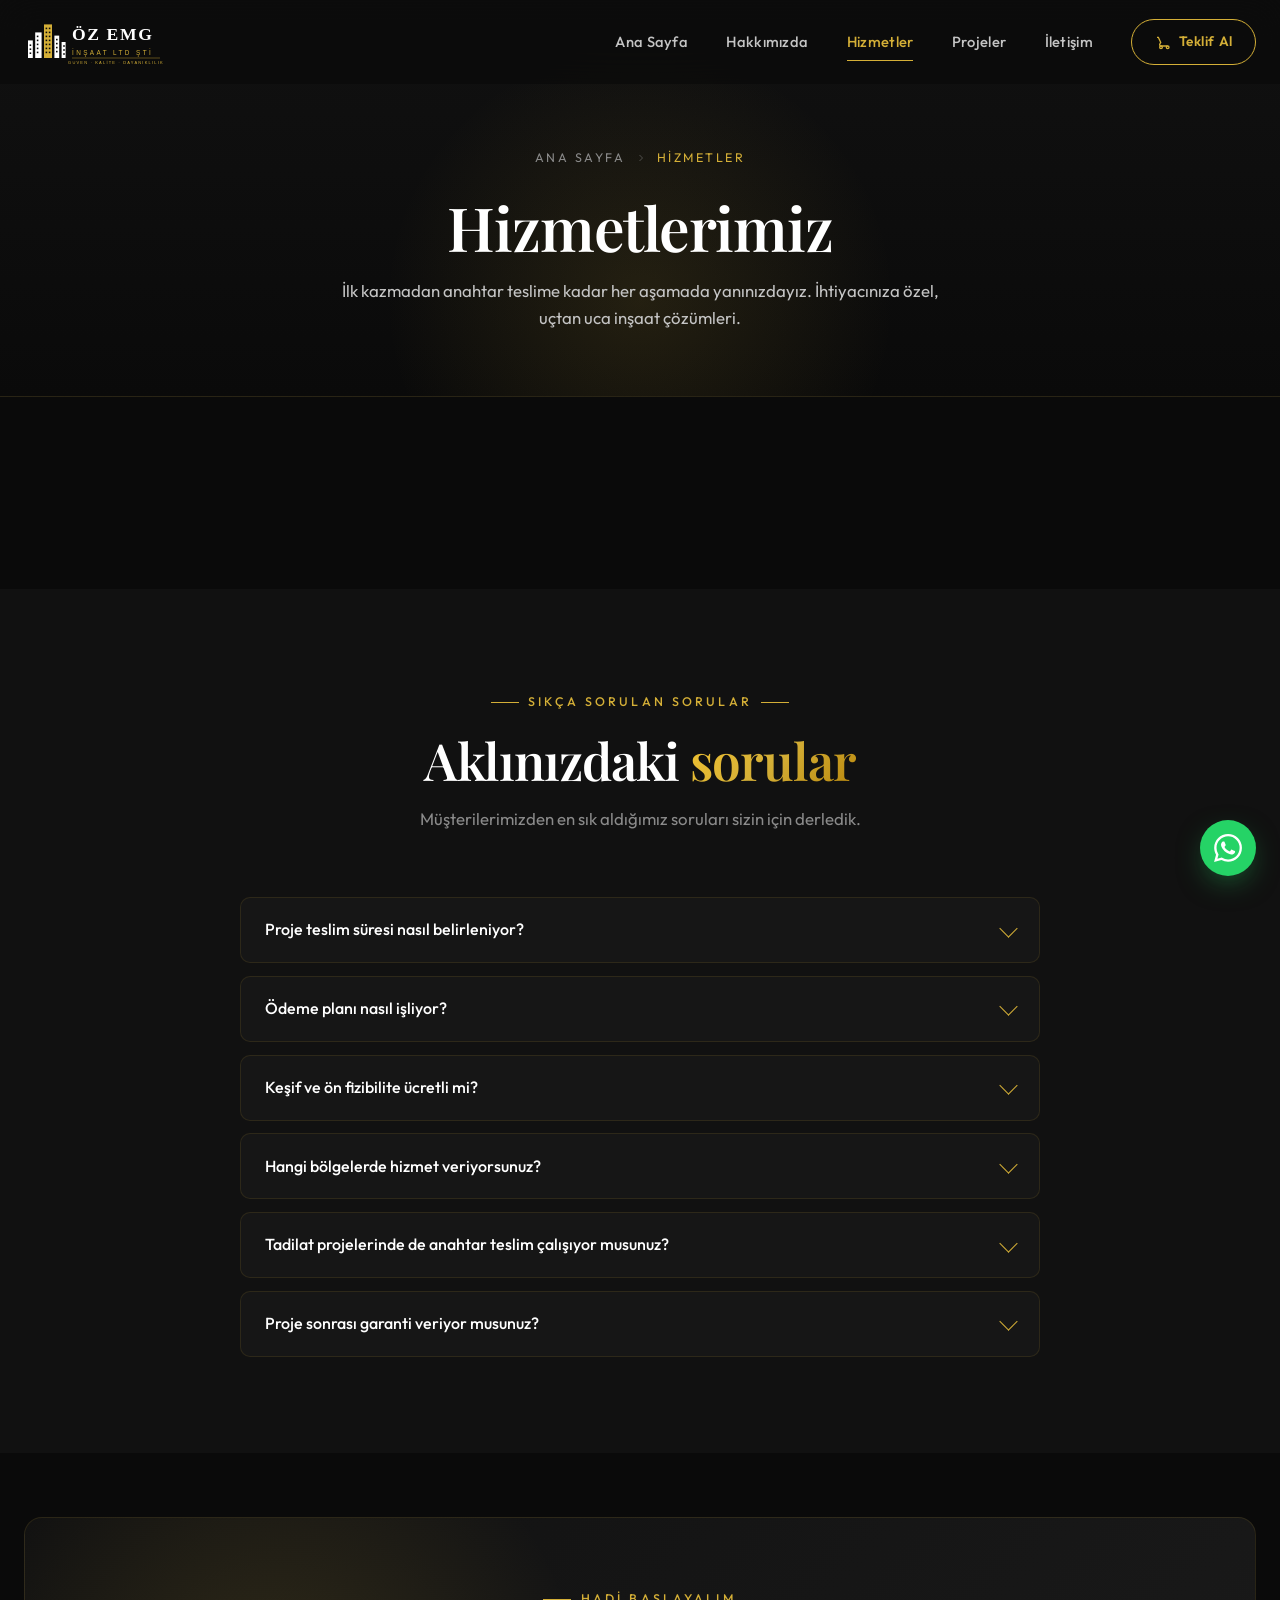
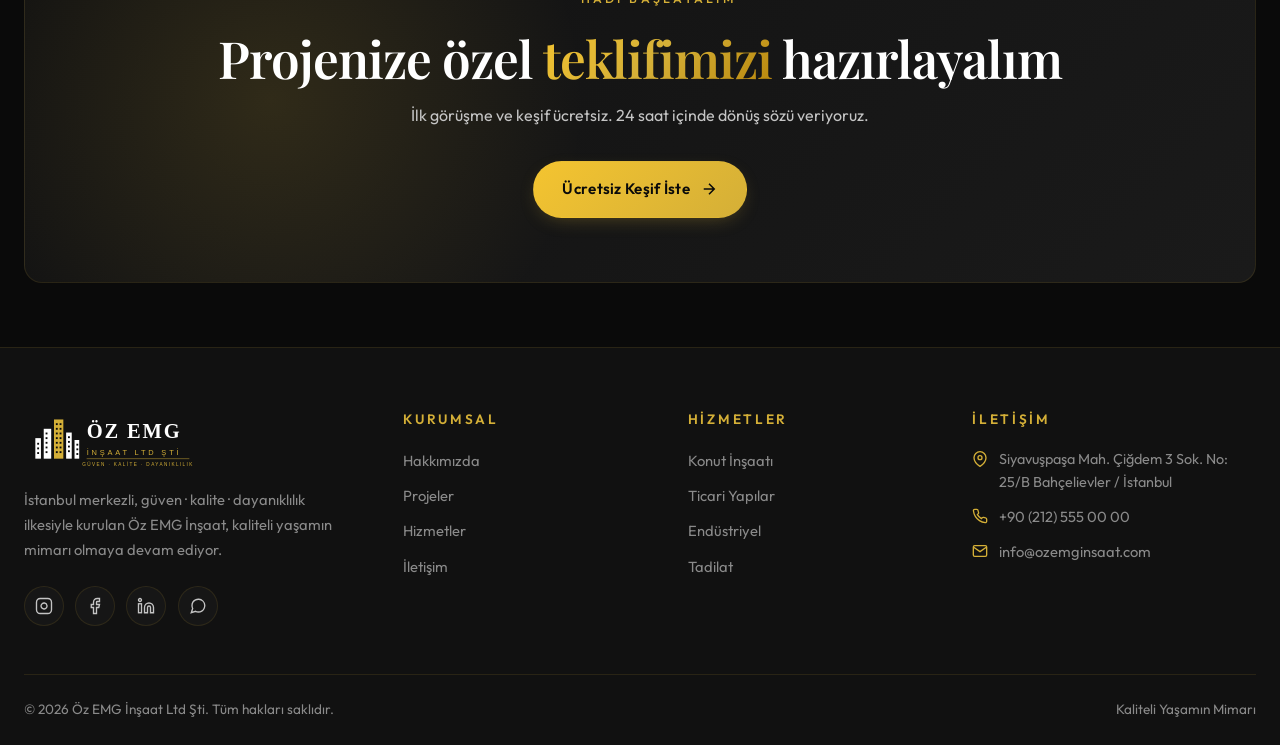
<file: hizmetler.html>
<!DOCTYPE html>
<html lang="tr">
<head>
  <meta charset="UTF-8">
  <meta name="viewport" content="width=device-width, initial-scale=1.0">
  <title>Hizmetlerimiz · Öz EMG İnşaat | Konut, Ticari, Endüstriyel</title>
  <meta name="description" content="Konut, ticari, endüstriyel yapılar ve tadilat projeleri. Anahtar teslim inşaat çözümleri.">
  <meta name="theme-color" content="#0a0a0a">
  
  <link rel="icon" type="image/svg+xml" href="images/favicon.svg">
  <link rel="preconnect" href="https://fonts.googleapis.com">
  <link rel="preconnect" href="https://fonts.gstatic.com" crossorigin>
  <link href="https://fonts.googleapis.com/css2?family=Playfair+Display:ital,wght@0,400;0,500;0,600;0,700;1,400;1,500&family=Cormorant+Garamond:ital,wght@0,500;0,600;1,500&family=Outfit:wght@300;400;500;600;700&display=swap" rel="stylesheet">
  <link rel="stylesheet" href="css/style.css">
</head>
<body>

  <header class="navbar">
    <div class="container nav-inner">
      <a href="index.html" class="nav-logo"><img src="images/logo-white.svg" alt="Öz EMG İnşaat" width="200" height="60"></a>
      <nav class="nav-menu" id="navMenu">
        <a href="index.html" class="nav-link">Ana Sayfa</a>
        <a href="hakkimizda.html" class="nav-link">Hakkımızda</a>
        <a href="hizmetler.html" class="nav-link">Hizmetler</a>
        <a href="projeler.html" class="nav-link">Projeler</a>
        <a href="iletisim.html" class="nav-link">İletişim</a>
        <a href="iletisim.html#teklif" class="nav-cta">
          <svg viewBox="0 0 24 24" fill="none" stroke="currentColor" stroke-width="2"><path d="M3 5h2l3.6 7.59-1.35 2.45c-.16.28-.25.61-.25.96 0 1.1.9 2 2 2H19"/><path d="M9 22a2 2 0 1 0 0-4 2 2 0 0 0 0 4zM19 22a2 2 0 1 0 0-4 2 2 0 0 0 0 4z"/></svg>
          Teklif Al
        </a>
      </nav>
      <button class="nav-toggle" id="navToggle" aria-label="Menüyü aç"><span></span><span></span><span></span></button>
    </div>
  </header>

  <section class="page-hero">
    <div class="container">
      <div class="breadcrumb">
        <a href="index.html">Ana Sayfa</a>
        <svg viewBox="0 0 24 24" fill="none" stroke="currentColor" stroke-width="2"><path d="M9 18l6-6-6-6"/></svg>
        <span>Hizmetler</span>
      </div>
      <h1>Hizmetlerimiz</h1>
      <p>İlk kazmadan anahtar teslime kadar her aşamada yanınızdayız. İhtiyacınıza özel, uçtan uca inşaat çözümleri.</p>
    </div>
  </section>

  <!-- SERVICES DETAIL -->
  <section class="section">
    <div class="container">
      <div id="servicesDetailContainer" data-render="services-detail"></div>
    </div>
  </section>

  <!-- FAQ -->
  <section class="section section--dark">
    <div class="container">
      <div class="section-head reveal">
        <span class="eyebrow">Sıkça Sorulan Sorular</span>
        <h2 class="section-title">Aklınızdaki <span class="text-gold-gradient">sorular</span></h2>
        <p class="section-subtitle">Müşterilerimizden en sık aldığımız soruları sizin için derledik.</p>
      </div>
      
      <div class="faq-list reveal-stagger">
        <details class="faq-item">
          <summary>Proje teslim süresi nasıl belirleniyor?</summary>
          <div class="faq-body">Projenin kapsamı, büyüklüğü ve zorluk derecesine göre teslim süresi değişir. Detaylı keşif ve fizibilite sonrasında, tüm aşamaları içeren net bir iş programı hazırlar ve sözleşmede belirtiriz.</div>
        </details>
        
        <details class="faq-item">
          <summary>Ödeme planı nasıl işliyor?</summary>
          <div class="faq-body">Genellikle aşamalı ödeme planı uyguluyoruz. Avans, ara hakedişler ve son ödeme olarak projeyi aşamalara böleriz. Detaylar sözleşme aşamasında net olarak belirlenir.</div>
        </details>
        
        <details class="faq-item">
          <summary>Keşif ve ön fizibilite ücretli mi?</summary>
          <div class="faq-body">Hayır. İlk görüşme, keşif ve ön fizibilite çalışması tamamen ücretsizdir. Projenize özel teklifimizi hazırladıktan sonra sizinle paylaşırız.</div>
        </details>
        
        <details class="faq-item">
          <summary>Hangi bölgelerde hizmet veriyorsunuz?</summary>
          <div class="faq-body">Merkezimiz Bahçelievler/İstanbul olmakla birlikte, başta İstanbul'un tüm ilçeleri olmak üzere Marmara Bölgesi'nde hizmet veriyoruz. Büyük projeler için Türkiye genelinde değerlendirme yapabiliyoruz.</div>
        </details>
        
        <details class="faq-item">
          <summary>Tadilat projelerinde de anahtar teslim çalışıyor musunuz?</summary>
          <div class="faq-body">Evet. Tadilat ve renovasyon projelerinde de anahtar teslim hizmet sunuyoruz. Elektrik, mekanik, boya, seramik gibi tüm işleri koordineli şekilde yürütüyoruz.</div>
        </details>
        
        <details class="faq-item">
          <summary>Proje sonrası garanti veriyor musunuz?</summary>
          <div class="faq-body">Evet. Yapısal işler için 5 yıl, diğer iş kalemleri için 2 yıl garanti sunuyoruz. Garanti süresince olası sorunlar için ücretsiz müdahale ediyoruz.</div>
        </details>
      </div>
    </div>
  </section>

  <div class="container">
    <div class="cta-strip reveal">
      <span class="eyebrow" style="justify-content:center;">Hadi başlayalım</span>
      <h2>Projenize özel <span class="text-gold-gradient">teklifimizi</span> hazırlayalım</h2>
      <p>İlk görüşme ve keşif ücretsiz. 24 saat içinde dönüş sözü veriyoruz.</p>
      <a href="iletisim.html#teklif" class="btn btn--gold">Ücretsiz Keşif İste <svg viewBox="0 0 24 24" fill="none" stroke="currentColor" stroke-width="2"><path d="M5 12h14M12 5l7 7-7 7"/></svg></a>
    </div>
  </div>

  <footer class="footer">
    <div class="container">
      <div class="footer-grid">
        <div class="footer-brand">
          <img src="images/logo-white.svg" alt="Öz EMG İnşaat" width="200" height="60">
          <p>İstanbul merkezli, güven · kalite · dayanıklılık ilkesiyle kurulan Öz EMG İnşaat, kaliteli yaşamın mimarı olmaya devam ediyor.</p>
          <div class="contact-socials" style="margin-top: 1.5rem; padding-top: 0; border-top: none;">
            <a href="https://instagram.com/ozemginsaat" data-site-href="instagram" class="contact-social" aria-label="Instagram" target="_blank" rel="noopener"><svg viewBox="0 0 24 24" fill="none" stroke="currentColor" stroke-width="1.8"><rect x="2" y="2" width="20" height="20" rx="5"/><path d="M16 11.37A4 4 0 1 1 12.63 8 4 4 0 0 1 16 11.37z"/><path d="M17.5 6.5h.01"/></svg></a>
            <a href="https://facebook.com/ozemginsaat" data-site-href="facebook" class="contact-social" aria-label="Facebook" target="_blank" rel="noopener"><svg viewBox="0 0 24 24" fill="none" stroke="currentColor" stroke-width="1.8"><path d="M18 2h-3a5 5 0 0 0-5 5v3H7v4h3v8h4v-8h3l1-4h-4V7a1 1 0 0 1 1-1h3z"/></svg></a>
            <a href="https://linkedin.com/company/ozemginsaat" data-site-href="linkedin" class="contact-social" aria-label="LinkedIn" target="_blank" rel="noopener"><svg viewBox="0 0 24 24" fill="none" stroke="currentColor" stroke-width="1.8"><path d="M16 8a6 6 0 0 1 6 6v7h-4v-7a2 2 0 0 0-4 0v7h-4v-7a6 6 0 0 1 6-6z"/><rect x="2" y="9" width="4" height="12"/><circle cx="4" cy="4" r="2"/></svg></a>
            <a href="https://wa.me/905555555555" data-site-href="whatsapp-link" class="contact-social" aria-label="WhatsApp" target="_blank" rel="noopener"><svg viewBox="0 0 24 24" fill="none" stroke="currentColor" stroke-width="1.8"><path d="M21 11.5a8.38 8.38 0 0 1-.9 3.8 8.5 8.5 0 0 1-7.6 4.7 8.38 8.38 0 0 1-3.8-.9L3 21l1.9-5.7a8.38 8.38 0 0 1-.9-3.8 8.5 8.5 0 0 1 4.7-7.6 8.38 8.38 0 0 1 3.8-.9h.5a8.48 8.48 0 0 1 8 8v.5z"/></svg></a>
          </div>
        </div>
        <div class="footer-col">
          <h4>Kurumsal</h4>
          <ul>
            <li><a href="hakkimizda.html">Hakkımızda</a></li>
            <li><a href="projeler.html">Projeler</a></li>
            <li><a href="hizmetler.html">Hizmetler</a></li>
            <li><a href="iletisim.html">İletişim</a></li>
          </ul>
        </div>
        <div class="footer-col">
          <h4>Hizmetler</h4>
          <ul>
            <li><a href="hizmetler.html#konut">Konut İnşaatı</a></li>
            <li><a href="hizmetler.html#ticari">Ticari Yapılar</a></li>
            <li><a href="hizmetler.html#endustriyel">Endüstriyel</a></li>
            <li><a href="hizmetler.html#tadilat">Tadilat</a></li>
          </ul>
        </div>
        <div class="footer-col">
          <h4>İletişim</h4>
          <div class="footer-contact-item"><svg viewBox="0 0 24 24" fill="none" stroke="currentColor" stroke-width="2"><path d="M21 10c0 7-9 13-9 13s-9-6-9-13a9 9 0 0 1 18 0z"/><circle cx="12" cy="10" r="3"/></svg><span data-site-text="address">Siyavuşpaşa Mah. Çiğdem 3 Sok. No: 25/B Bahçelievler / İstanbul</span></div>
          <div class="footer-contact-item"><svg viewBox="0 0 24 24" fill="none" stroke="currentColor" stroke-width="2"><path d="M22 16.92v3a2 2 0 0 1-2.18 2 19.79 19.79 0 0 1-8.63-3.07 19.5 19.5 0 0 1-6-6 19.79 19.79 0 0 1-3.07-8.67A2 2 0 0 1 4.11 2h3a2 2 0 0 1 2 1.72 12.84 12.84 0 0 0 .7 2.81 2 2 0 0 1-.45 2.11L8.09 9.91a16 16 0 0 0 6 6l1.27-1.27a2 2 0 0 1 2.11-.45 12.84 12.84 0 0 0 2.81.7A2 2 0 0 1 22 16.92z"/></svg><a href="tel:+902125550000" data-site-href="phone" data-site-text="phone">+90 (212) 555 00 00</a></div>
          <div class="footer-contact-item"><svg viewBox="0 0 24 24" fill="none" stroke="currentColor" stroke-width="2"><path d="M4 4h16c1.1 0 2 .9 2 2v12c0 1.1-.9 2-2 2H4c-1.1 0-2-.9-2-2V6c0-1.1.9-2 2-2z"/><path d="M22 6l-10 7L2 6"/></svg><a href="mailto:info@ozemginsaat.com" data-site-href="email" data-site-text="email">info@ozemginsaat.com</a></div>
        </div>
      </div>
      <div class="footer-bottom">
        <div>© <span data-year>2024</span> Öz EMG İnşaat Ltd Şti. Tüm hakları saklıdır.</div>
        <div>Kaliteli Yaşamın Mimarı</div>
      </div>
    </div>
  </footer>

  <a href="https://wa.me/905555555555" class="wa-float" aria-label="WhatsApp" target="_blank" rel="noopener">
    <svg viewBox="0 0 24 24" fill="currentColor"><path d="M17.472 14.382c-.297-.149-1.758-.867-2.03-.967-.273-.099-.471-.148-.67.15-.197.297-.767.966-.94 1.164-.173.199-.347.223-.644.075-.297-.15-1.255-.463-2.39-1.475-.883-.788-1.48-1.761-1.653-2.059-.173-.297-.018-.458.13-.606.134-.133.298-.347.446-.52.149-.174.198-.298.298-.497.099-.198.05-.371-.025-.52-.075-.149-.669-1.612-.916-2.207-.242-.579-.487-.5-.669-.51-.173-.008-.371-.01-.57-.01-.198 0-.52.074-.792.372-.272.297-1.04 1.016-1.04 2.479 0 1.462 1.065 2.875 1.213 3.074.149.198 2.096 3.2 5.077 4.487.709.306 1.262.489 1.694.625.712.227 1.36.195 1.871.118.571-.085 1.758-.719 2.006-1.413.248-.694.248-1.289.173-1.413-.074-.124-.272-.198-.57-.347m-5.421 7.403h-.004a9.87 9.87 0 0 1-5.031-1.378l-.361-.214-3.741.982.998-3.648-.235-.374a9.86 9.86 0 0 1-1.51-5.26c.001-5.45 4.436-9.884 9.888-9.884 2.64 0 5.122 1.03 6.988 2.898a9.825 9.825 0 0 1 2.893 6.994c-.003 5.45-4.437 9.884-9.885 9.884m8.413-18.297A11.815 11.815 0 0 0 12.05 0C5.495 0 .16 5.335.157 11.892c0 2.096.547 4.142 1.588 5.945L.057 24l6.305-1.654a11.882 11.882 0 0 0 5.683 1.448h.005c6.554 0 11.89-5.335 11.893-11.893a11.821 11.821 0 0 0-3.48-8.413Z"/></svg>
  </a>

  <script src="js/api-config.js"></script>
  <script src="js/main.js"></script>
  <script src="js/site-render.js"></script>
</body>
</html>
</file>
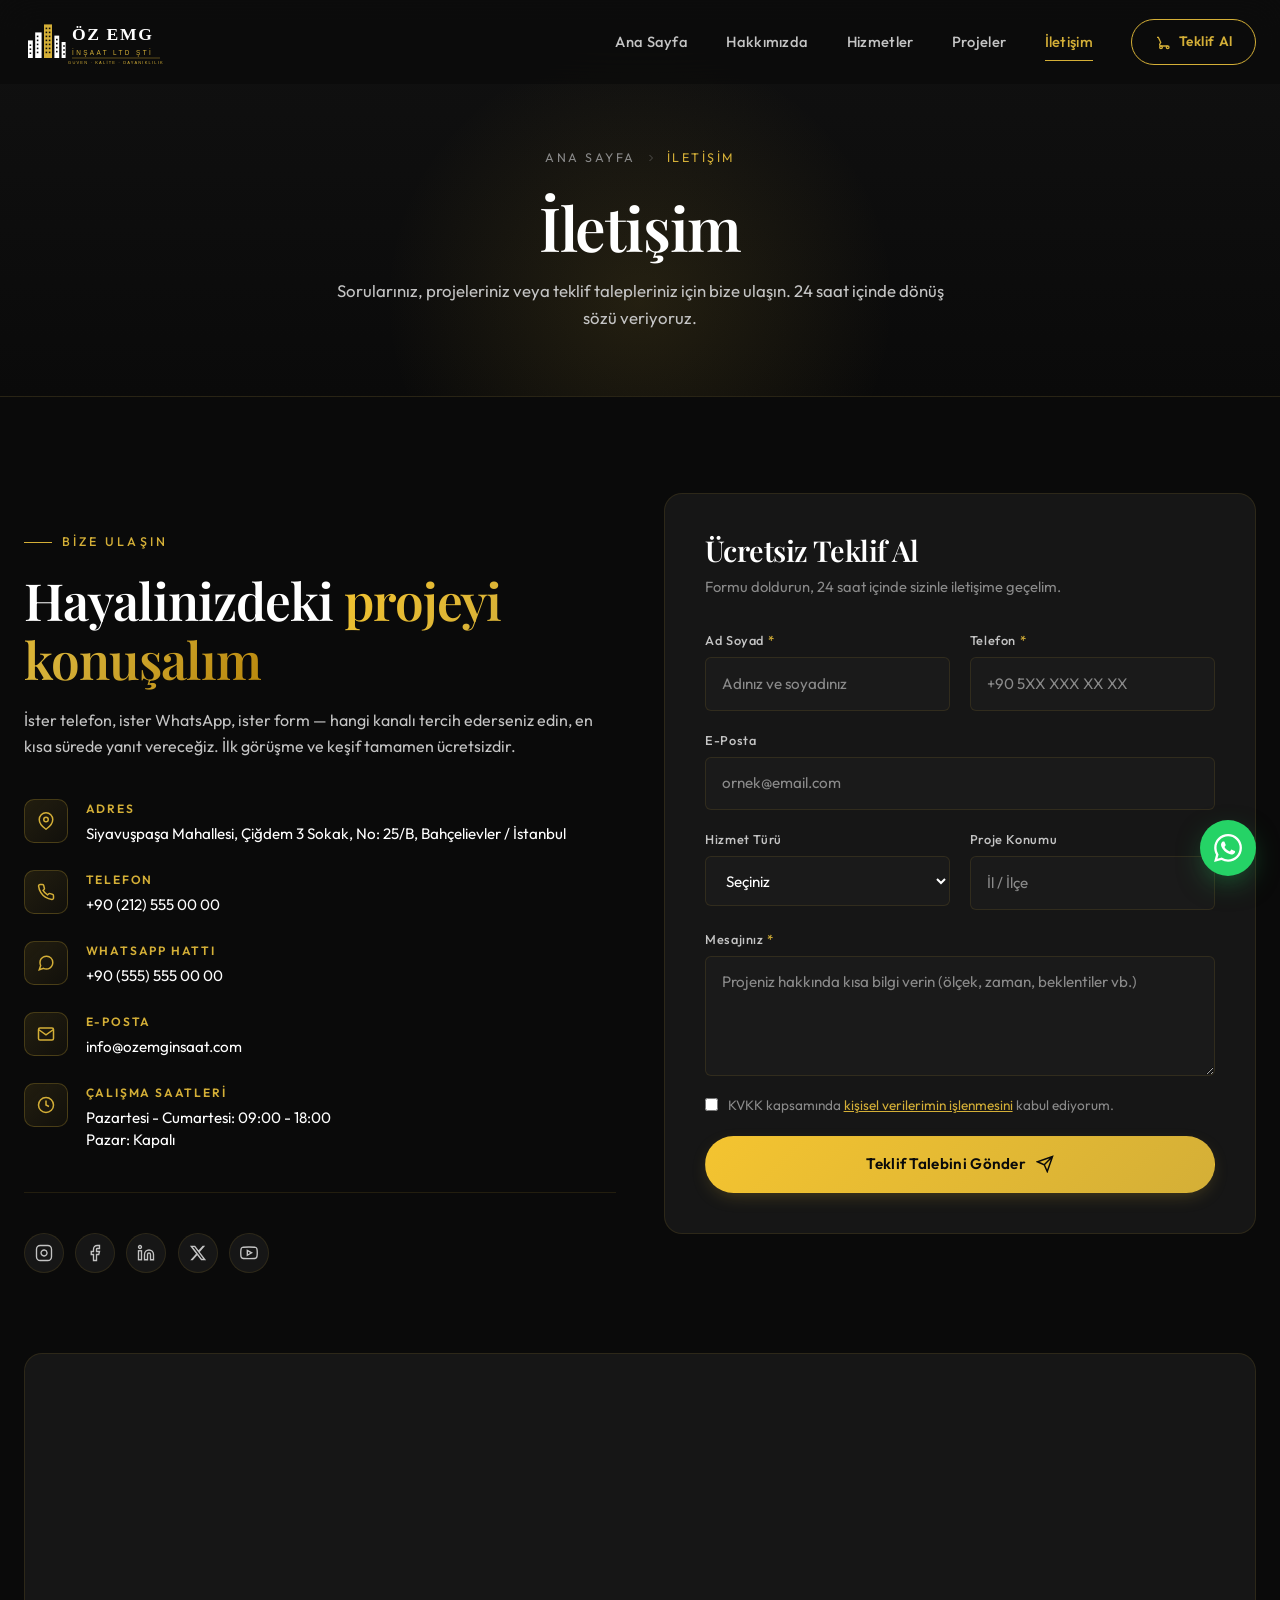
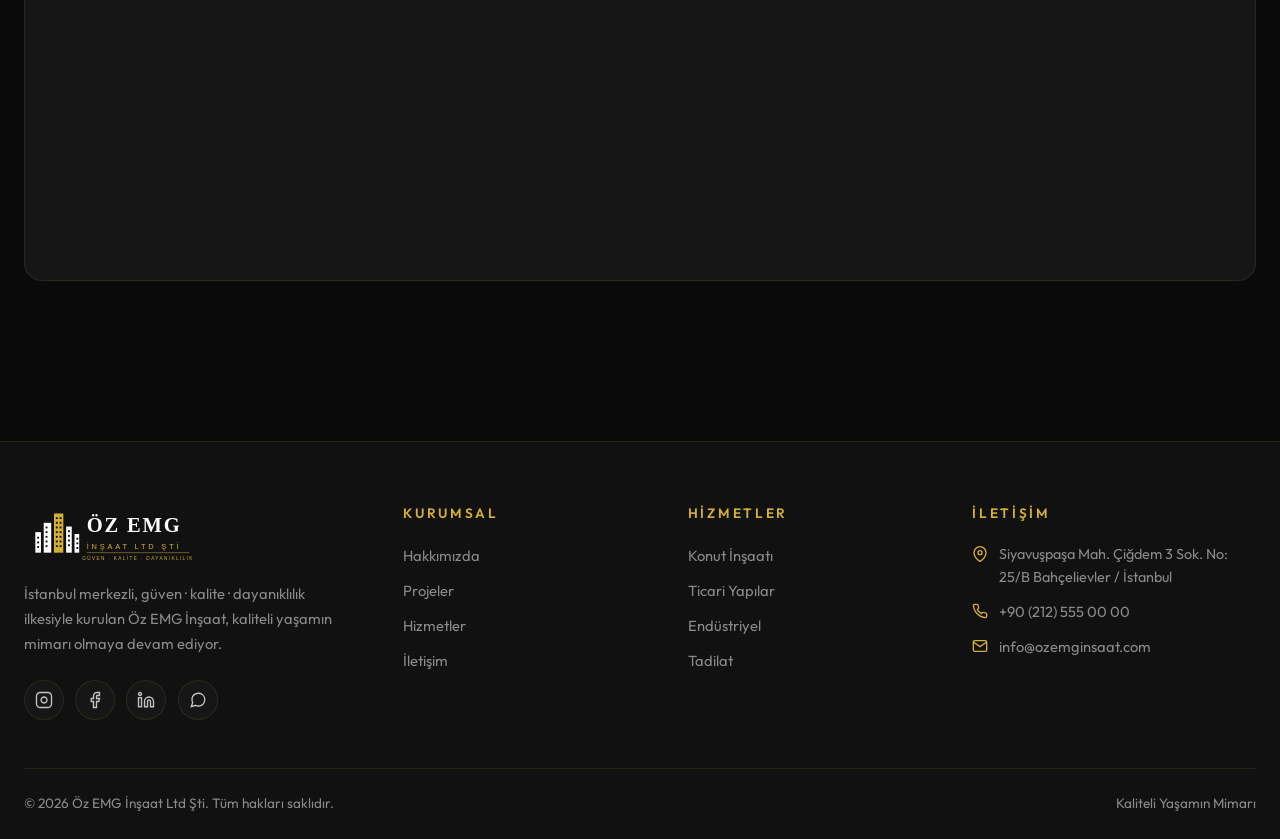
<file: iletisim.html>
<!DOCTYPE html>
<html lang="tr">
<head>
  <meta charset="UTF-8">
  <meta name="viewport" content="width=device-width, initial-scale=1.0">
  <title>İletişim · Öz EMG İnşaat | Bahçelievler / İstanbul</title>
  <meta name="description" content="Öz EMG İnşaat ile iletişime geçin. Bahçelievler/İstanbul. Ücretsiz keşif ve teklif için bizi arayın, e-posta gönderin veya formu doldurun.">
  <meta name="theme-color" content="#0a0a0a">
  
  <link rel="icon" type="image/svg+xml" href="images/favicon.svg">
  <link rel="preconnect" href="https://fonts.googleapis.com">
  <link rel="preconnect" href="https://fonts.gstatic.com" crossorigin>
  <link href="https://fonts.googleapis.com/css2?family=Playfair+Display:ital,wght@0,400;0,500;0,600;0,700;1,400;1,500&family=Cormorant+Garamond:ital,wght@0,500;0,600;1,500&family=Outfit:wght@300;400;500;600;700&display=swap" rel="stylesheet">
  <link rel="stylesheet" href="css/style.css">
</head>
<body>

  <header class="navbar">
    <div class="container nav-inner">
      <a href="index.html" class="nav-logo"><img src="images/logo-white.svg" alt="Öz EMG İnşaat" width="200" height="60"></a>
      <nav class="nav-menu" id="navMenu">
        <a href="index.html" class="nav-link">Ana Sayfa</a>
        <a href="hakkimizda.html" class="nav-link">Hakkımızda</a>
        <a href="hizmetler.html" class="nav-link">Hizmetler</a>
        <a href="projeler.html" class="nav-link">Projeler</a>
        <a href="iletisim.html" class="nav-link">İletişim</a>
        <a href="iletisim.html#teklif" class="nav-cta">
          <svg viewBox="0 0 24 24" fill="none" stroke="currentColor" stroke-width="2"><path d="M3 5h2l3.6 7.59-1.35 2.45c-.16.28-.25.61-.25.96 0 1.1.9 2 2 2H19"/><path d="M9 22a2 2 0 1 0 0-4 2 2 0 0 0 0 4zM19 22a2 2 0 1 0 0-4 2 2 0 0 0 0 4z"/></svg>
          Teklif Al
        </a>
      </nav>
      <button class="nav-toggle" id="navToggle" aria-label="Menüyü aç"><span></span><span></span><span></span></button>
    </div>
  </header>

  <section class="page-hero">
    <div class="container">
      <div class="breadcrumb">
        <a href="index.html">Ana Sayfa</a>
        <svg viewBox="0 0 24 24" fill="none" stroke="currentColor" stroke-width="2"><path d="M9 18l6-6-6-6"/></svg>
        <span>İletişim</span>
      </div>
      <h1>İletişim</h1>
      <p>Sorularınız, projeleriniz veya teklif talepleriniz için bize ulaşın. 24 saat içinde dönüş sözü veriyoruz.</p>
    </div>
  </section>

  <!-- CONTACT GRID -->
  <section class="section">
    <div class="container">
      <div class="contact-grid">
        
        <!-- LEFT: Contact Info -->
        <div class="contact-info reveal">
          <span class="eyebrow">Bize Ulaşın</span>
          <h2>Hayalinizdeki <span class="text-gold-gradient">projeyi konuşalım</span></h2>
          <p>İster telefon, ister WhatsApp, ister form — hangi kanalı tercih ederseniz edin, en kısa sürede yanıt vereceğiz. İlk görüşme ve keşif tamamen ücretsizdir.</p>
          
          <div class="contact-items">
            <div class="contact-item">
              <div class="contact-item-icon">
                <svg viewBox="0 0 24 24" fill="none" stroke="currentColor" stroke-width="2"><path d="M21 10c0 7-9 13-9 13s-9-6-9-13a9 9 0 0 1 18 0z"/><circle cx="12" cy="10" r="3"/></svg>
              </div>
              <div class="contact-item-body">
                <div class="contact-item-label">Adres</div>
                <div class="contact-item-value" data-site-text="address">Siyavuşpaşa Mahallesi, Çiğdem 3 Sokak, No: 25/B, Bahçelievler / İstanbul</div>
              </div>
            </div>
            
            <div class="contact-item">
              <div class="contact-item-icon">
                <svg viewBox="0 0 24 24" fill="none" stroke="currentColor" stroke-width="2"><path d="M22 16.92v3a2 2 0 0 1-2.18 2 19.79 19.79 0 0 1-8.63-3.07 19.5 19.5 0 0 1-6-6 19.79 19.79 0 0 1-3.07-8.67A2 2 0 0 1 4.11 2h3a2 2 0 0 1 2 1.72 12.84 12.84 0 0 0 .7 2.81 2 2 0 0 1-.45 2.11L8.09 9.91a16 16 0 0 0 6 6l1.27-1.27a2 2 0 0 1 2.11-.45 12.84 12.84 0 0 0 2.81.7A2 2 0 0 1 22 16.92z"/></svg>
              </div>
              <div class="contact-item-body">
                <div class="contact-item-label">Telefon</div>
                <div class="contact-item-value">
                  <a href="tel:+902125550000" data-site-href="phone" data-site-text="phone">+90 (212) 555 00 00</a>
                </div>
              </div>
            </div>
            
            <div class="contact-item">
              <div class="contact-item-icon">
                <svg viewBox="0 0 24 24" fill="none" stroke="currentColor" stroke-width="2"><path d="M21 11.5a8.38 8.38 0 0 1-.9 3.8 8.5 8.5 0 0 1-7.6 4.7 8.38 8.38 0 0 1-3.8-.9L3 21l1.9-5.7a8.38 8.38 0 0 1-.9-3.8 8.5 8.5 0 0 1 4.7-7.6 8.38 8.38 0 0 1 3.8-.9h.5a8.48 8.48 0 0 1 8 8v.5z"/></svg>
              </div>
              <div class="contact-item-body">
                <div class="contact-item-label">WhatsApp Hattı</div>
                <div class="contact-item-value">
                  <a href="https://wa.me/905555555555" data-site-href="whatsapp-link" data-site-text="whatsapp" target="_blank" rel="noopener">+90 (555) 555 00 00</a>
                </div>
              </div>
            </div>
            
            <div class="contact-item">
              <div class="contact-item-icon">
                <svg viewBox="0 0 24 24" fill="none" stroke="currentColor" stroke-width="2"><path d="M4 4h16c1.1 0 2 .9 2 2v12c0 1.1-.9 2-2 2H4c-1.1 0-2-.9-2-2V6c0-1.1.9-2 2-2z"/><path d="M22 6l-10 7L2 6"/></svg>
              </div>
              <div class="contact-item-body">
                <div class="contact-item-label">E-Posta</div>
                <div class="contact-item-value">
                  <a href="mailto:info@ozemginsaat.com" data-site-href="email" data-site-text="email">info@ozemginsaat.com</a>
                </div>
              </div>
            </div>
            
            <div class="contact-item">
              <div class="contact-item-icon">
                <svg viewBox="0 0 24 24" fill="none" stroke="currentColor" stroke-width="2"><circle cx="12" cy="12" r="10"/><path d="M12 6v6l4 2"/></svg>
              </div>
              <div class="contact-item-body">
                <div class="contact-item-label">Çalışma Saatleri</div>
                <div class="contact-item-value" data-site-html="workingHours">Pazartesi - Cumartesi: 09:00 - 18:00<br>Pazar: Kapalı</div>
              </div>
            </div>
          </div>
          
          <div class="contact-socials">
            <a href="https://instagram.com/ozemginsaat" data-site-href="instagram" class="contact-social" aria-label="Instagram" target="_blank" rel="noopener">
              <svg viewBox="0 0 24 24" fill="none" stroke="currentColor" stroke-width="1.8"><rect x="2" y="2" width="20" height="20" rx="5"/><path d="M16 11.37A4 4 0 1 1 12.63 8 4 4 0 0 1 16 11.37z"/><path d="M17.5 6.5h.01"/></svg>
            </a>
            <a href="https://facebook.com/ozemginsaat" data-site-href="facebook" class="contact-social" aria-label="Facebook" target="_blank" rel="noopener">
              <svg viewBox="0 0 24 24" fill="none" stroke="currentColor" stroke-width="1.8"><path d="M18 2h-3a5 5 0 0 0-5 5v3H7v4h3v8h4v-8h3l1-4h-4V7a1 1 0 0 1 1-1h3z"/></svg>
            </a>
            <a href="https://linkedin.com/company/ozemginsaat" data-site-href="linkedin" class="contact-social" aria-label="LinkedIn" target="_blank" rel="noopener">
              <svg viewBox="0 0 24 24" fill="none" stroke="currentColor" stroke-width="1.8"><path d="M16 8a6 6 0 0 1 6 6v7h-4v-7a2 2 0 0 0-4 0v7h-4v-7a6 6 0 0 1 6-6z"/><rect x="2" y="9" width="4" height="12"/><circle cx="4" cy="4" r="2"/></svg>
            </a>
            <a href="https://twitter.com/ozemginsaat" data-site-href="twitter" class="contact-social" aria-label="Twitter / X" target="_blank" rel="noopener">
              <svg viewBox="0 0 24 24" fill="currentColor"><path d="M18.244 2.25h3.308l-7.227 8.26 8.502 11.24H16.17l-5.214-6.817L4.99 21.75H1.68l7.73-8.835L1.254 2.25H8.08l4.713 6.231zm-1.161 17.52h1.833L7.084 4.126H5.117z"/></svg>
            </a>
            <a href="https://youtube.com/@ozemginsaat" data-site-href="youtube" class="contact-social" aria-label="YouTube" target="_blank" rel="noopener">
              <svg viewBox="0 0 24 24" fill="none" stroke="currentColor" stroke-width="1.8"><path d="M22.54 6.42a2.78 2.78 0 0 0-1.94-2C18.88 4 12 4 12 4s-6.88 0-8.6.46a2.78 2.78 0 0 0-1.94 2A29 29 0 0 0 1 11.75a29 29 0 0 0 .46 5.33A2.78 2.78 0 0 0 3.4 19c1.72.46 8.6.46 8.6.46s6.88 0 8.6-.46a2.78 2.78 0 0 0 1.94-2 29 29 0 0 0 .46-5.25 29 29 0 0 0-.46-5.33z"/><polygon points="9.75 15.02 15.5 11.75 9.75 8.48 9.75 15.02"/></svg>
            </a>
          </div>
        </div>
        
        <!-- RIGHT: Form -->
        <div class="form-wrap reveal" id="teklif">
          <h3>Ücretsiz Teklif Al</h3>
          <p>Formu doldurun, 24 saat içinde sizinle iletişime geçelim.</p>
          
          <form class="form" id="contactForm" novalidate>
            <div class="form-row">
              <div class="form-group">
                <label for="name">Ad Soyad <span class="req">*</span></label>
                <input type="text" id="name" name="name" required placeholder="Adınız ve soyadınız">
              </div>
              <div class="form-group">
                <label for="phone">Telefon <span class="req">*</span></label>
                <input type="tel" id="phone" name="phone" required placeholder="+90 5XX XXX XX XX">
              </div>
            </div>
            
            <div class="form-group">
              <label for="email">E-Posta</label>
              <input type="email" id="email" name="email" placeholder="ornek@email.com">
            </div>
            
            <div class="form-row">
              <div class="form-group">
                <label for="service">Hizmet Türü</label>
                <select id="service" name="service">
                  <option value="">Seçiniz</option>
                  <option value="konut">Konut İnşaatı</option>
                  <option value="ticari">Ticari Yapılar</option>
                  <option value="endustriyel">Endüstriyel Yapılar</option>
                  <option value="tadilat">Tadilat & Renovasyon</option>
                  <option value="danismanlik">Proje Danışmanlığı</option>
                  <option value="diger">Diğer</option>
                </select>
              </div>
              <div class="form-group">
                <label for="location">Proje Konumu</label>
                <input type="text" id="location" name="location" placeholder="İl / İlçe">
              </div>
            </div>
            
            <div class="form-group">
              <label for="message">Mesajınız <span class="req">*</span></label>
              <textarea id="message" name="message" required placeholder="Projeniz hakkında kısa bilgi verin (ölçek, zaman, beklentiler vb.)"></textarea>
            </div>
            
            <label class="form-checkbox">
              <input type="checkbox" name="kvkk" required>
              <span>KVKK kapsamında <a href="#" style="color:var(--gold-primary); text-decoration:underline;">kişisel verilerimin işlenmesini</a> kabul ediyorum.</span>
            </label>
            
            <button type="submit" class="btn btn--gold btn--block">
              Teklif Talebini Gönder
              <svg viewBox="0 0 24 24" fill="none" stroke="currentColor" stroke-width="2"><path d="M22 2L11 13M22 2l-7 20-4-9-9-4 20-7z"/></svg>
            </button>
            
            <div class="form-msg"></div>
          </form>
        </div>
      </div>
      
      <!-- MAP -->
      <div class="map-wrap reveal">
        <iframe 
          src="https://www.google.com/maps?q=Siyavuşpaşa+Mahallesi+Çiğdem+3+Sokak+No+25+Bahçelievler+İstanbul&output=embed" 
          loading="lazy" 
          referrerpolicy="no-referrer-when-downgrade"
          allowfullscreen
          title="Öz EMG İnşaat Konumu">
        </iframe>
      </div>
    </div>
  </section>

  <footer class="footer">
    <div class="container">
      <div class="footer-grid">
        <div class="footer-brand">
          <img src="images/logo-white.svg" alt="Öz EMG İnşaat" width="200" height="60">
          <p>İstanbul merkezli, güven · kalite · dayanıklılık ilkesiyle kurulan Öz EMG İnşaat, kaliteli yaşamın mimarı olmaya devam ediyor.</p>
          <div class="contact-socials" style="margin-top: 1.5rem; padding-top: 0; border-top: none;">
            <a href="https://instagram.com/ozemginsaat" data-site-href="instagram" class="contact-social" aria-label="Instagram" target="_blank" rel="noopener"><svg viewBox="0 0 24 24" fill="none" stroke="currentColor" stroke-width="1.8"><rect x="2" y="2" width="20" height="20" rx="5"/><path d="M16 11.37A4 4 0 1 1 12.63 8 4 4 0 0 1 16 11.37z"/><path d="M17.5 6.5h.01"/></svg></a>
            <a href="https://facebook.com/ozemginsaat" data-site-href="facebook" class="contact-social" aria-label="Facebook" target="_blank" rel="noopener"><svg viewBox="0 0 24 24" fill="none" stroke="currentColor" stroke-width="1.8"><path d="M18 2h-3a5 5 0 0 0-5 5v3H7v4h3v8h4v-8h3l1-4h-4V7a1 1 0 0 1 1-1h3z"/></svg></a>
            <a href="https://linkedin.com/company/ozemginsaat" data-site-href="linkedin" class="contact-social" aria-label="LinkedIn" target="_blank" rel="noopener"><svg viewBox="0 0 24 24" fill="none" stroke="currentColor" stroke-width="1.8"><path d="M16 8a6 6 0 0 1 6 6v7h-4v-7a2 2 0 0 0-4 0v7h-4v-7a6 6 0 0 1 6-6z"/><rect x="2" y="9" width="4" height="12"/><circle cx="4" cy="4" r="2"/></svg></a>
            <a href="https://wa.me/905555555555" data-site-href="whatsapp-link" class="contact-social" aria-label="WhatsApp" target="_blank" rel="noopener"><svg viewBox="0 0 24 24" fill="none" stroke="currentColor" stroke-width="1.8"><path d="M21 11.5a8.38 8.38 0 0 1-.9 3.8 8.5 8.5 0 0 1-7.6 4.7 8.38 8.38 0 0 1-3.8-.9L3 21l1.9-5.7a8.38 8.38 0 0 1-.9-3.8 8.5 8.5 0 0 1 4.7-7.6 8.38 8.38 0 0 1 3.8-.9h.5a8.48 8.48 0 0 1 8 8v.5z"/></svg></a>
          </div>
        </div>
        <div class="footer-col">
          <h4>Kurumsal</h4>
          <ul>
            <li><a href="hakkimizda.html">Hakkımızda</a></li>
            <li><a href="projeler.html">Projeler</a></li>
            <li><a href="hizmetler.html">Hizmetler</a></li>
            <li><a href="iletisim.html">İletişim</a></li>
          </ul>
        </div>
        <div class="footer-col">
          <h4>Hizmetler</h4>
          <ul>
            <li><a href="hizmetler.html#konut">Konut İnşaatı</a></li>
            <li><a href="hizmetler.html#ticari">Ticari Yapılar</a></li>
            <li><a href="hizmetler.html#endustriyel">Endüstriyel</a></li>
            <li><a href="hizmetler.html#tadilat">Tadilat</a></li>
          </ul>
        </div>
        <div class="footer-col">
          <h4>İletişim</h4>
          <div class="footer-contact-item"><svg viewBox="0 0 24 24" fill="none" stroke="currentColor" stroke-width="2"><path d="M21 10c0 7-9 13-9 13s-9-6-9-13a9 9 0 0 1 18 0z"/><circle cx="12" cy="10" r="3"/></svg><span data-site-text="address">Siyavuşpaşa Mah. Çiğdem 3 Sok. No: 25/B Bahçelievler / İstanbul</span></div>
          <div class="footer-contact-item"><svg viewBox="0 0 24 24" fill="none" stroke="currentColor" stroke-width="2"><path d="M22 16.92v3a2 2 0 0 1-2.18 2 19.79 19.79 0 0 1-8.63-3.07 19.5 19.5 0 0 1-6-6 19.79 19.79 0 0 1-3.07-8.67A2 2 0 0 1 4.11 2h3a2 2 0 0 1 2 1.72 12.84 12.84 0 0 0 .7 2.81 2 2 0 0 1-.45 2.11L8.09 9.91a16 16 0 0 0 6 6l1.27-1.27a2 2 0 0 1 2.11-.45 12.84 12.84 0 0 0 2.81.7A2 2 0 0 1 22 16.92z"/></svg><a href="tel:+902125550000" data-site-href="phone" data-site-text="phone">+90 (212) 555 00 00</a></div>
          <div class="footer-contact-item"><svg viewBox="0 0 24 24" fill="none" stroke="currentColor" stroke-width="2"><path d="M4 4h16c1.1 0 2 .9 2 2v12c0 1.1-.9 2-2 2H4c-1.1 0-2-.9-2-2V6c0-1.1.9-2 2-2z"/><path d="M22 6l-10 7L2 6"/></svg><a href="mailto:info@ozemginsaat.com" data-site-href="email" data-site-text="email">info@ozemginsaat.com</a></div>
        </div>
      </div>
      <div class="footer-bottom">
        <div>© <span data-year>2024</span> Öz EMG İnşaat Ltd Şti. Tüm hakları saklıdır.</div>
        <div>Kaliteli Yaşamın Mimarı</div>
      </div>
    </div>
  </footer>

  <a href="https://wa.me/905555555555" class="wa-float" aria-label="WhatsApp" target="_blank" rel="noopener">
    <svg viewBox="0 0 24 24" fill="currentColor"><path d="M17.472 14.382c-.297-.149-1.758-.867-2.03-.967-.273-.099-.471-.148-.67.15-.197.297-.767.966-.94 1.164-.173.199-.347.223-.644.075-.297-.15-1.255-.463-2.39-1.475-.883-.788-1.48-1.761-1.653-2.059-.173-.297-.018-.458.13-.606.134-.133.298-.347.446-.52.149-.174.198-.298.298-.497.099-.198.05-.371-.025-.52-.075-.149-.669-1.612-.916-2.207-.242-.579-.487-.5-.669-.51-.173-.008-.371-.01-.57-.01-.198 0-.52.074-.792.372-.272.297-1.04 1.016-1.04 2.479 0 1.462 1.065 2.875 1.213 3.074.149.198 2.096 3.2 5.077 4.487.709.306 1.262.489 1.694.625.712.227 1.36.195 1.871.118.571-.085 1.758-.719 2.006-1.413.248-.694.248-1.289.173-1.413-.074-.124-.272-.198-.57-.347m-5.421 7.403h-.004a9.87 9.87 0 0 1-5.031-1.378l-.361-.214-3.741.982.998-3.648-.235-.374a9.86 9.86 0 0 1-1.51-5.26c.001-5.45 4.436-9.884 9.888-9.884 2.64 0 5.122 1.03 6.988 2.898a9.825 9.825 0 0 1 2.893 6.994c-.003 5.45-4.437 9.884-9.885 9.884m8.413-18.297A11.815 11.815 0 0 0 12.05 0C5.495 0 .16 5.335.157 11.892c0 2.096.547 4.142 1.588 5.945L.057 24l6.305-1.654a11.882 11.882 0 0 0 5.683 1.448h.005c6.554 0 11.89-5.335 11.893-11.893a11.821 11.821 0 0 0-3.48-8.413Z"/></svg>
  </a>

  <script src="js/api-config.js"></script>
  <script src="js/main.js"></script>
  <script src="js/site-render.js"></script>
</body>
</html>
</file>
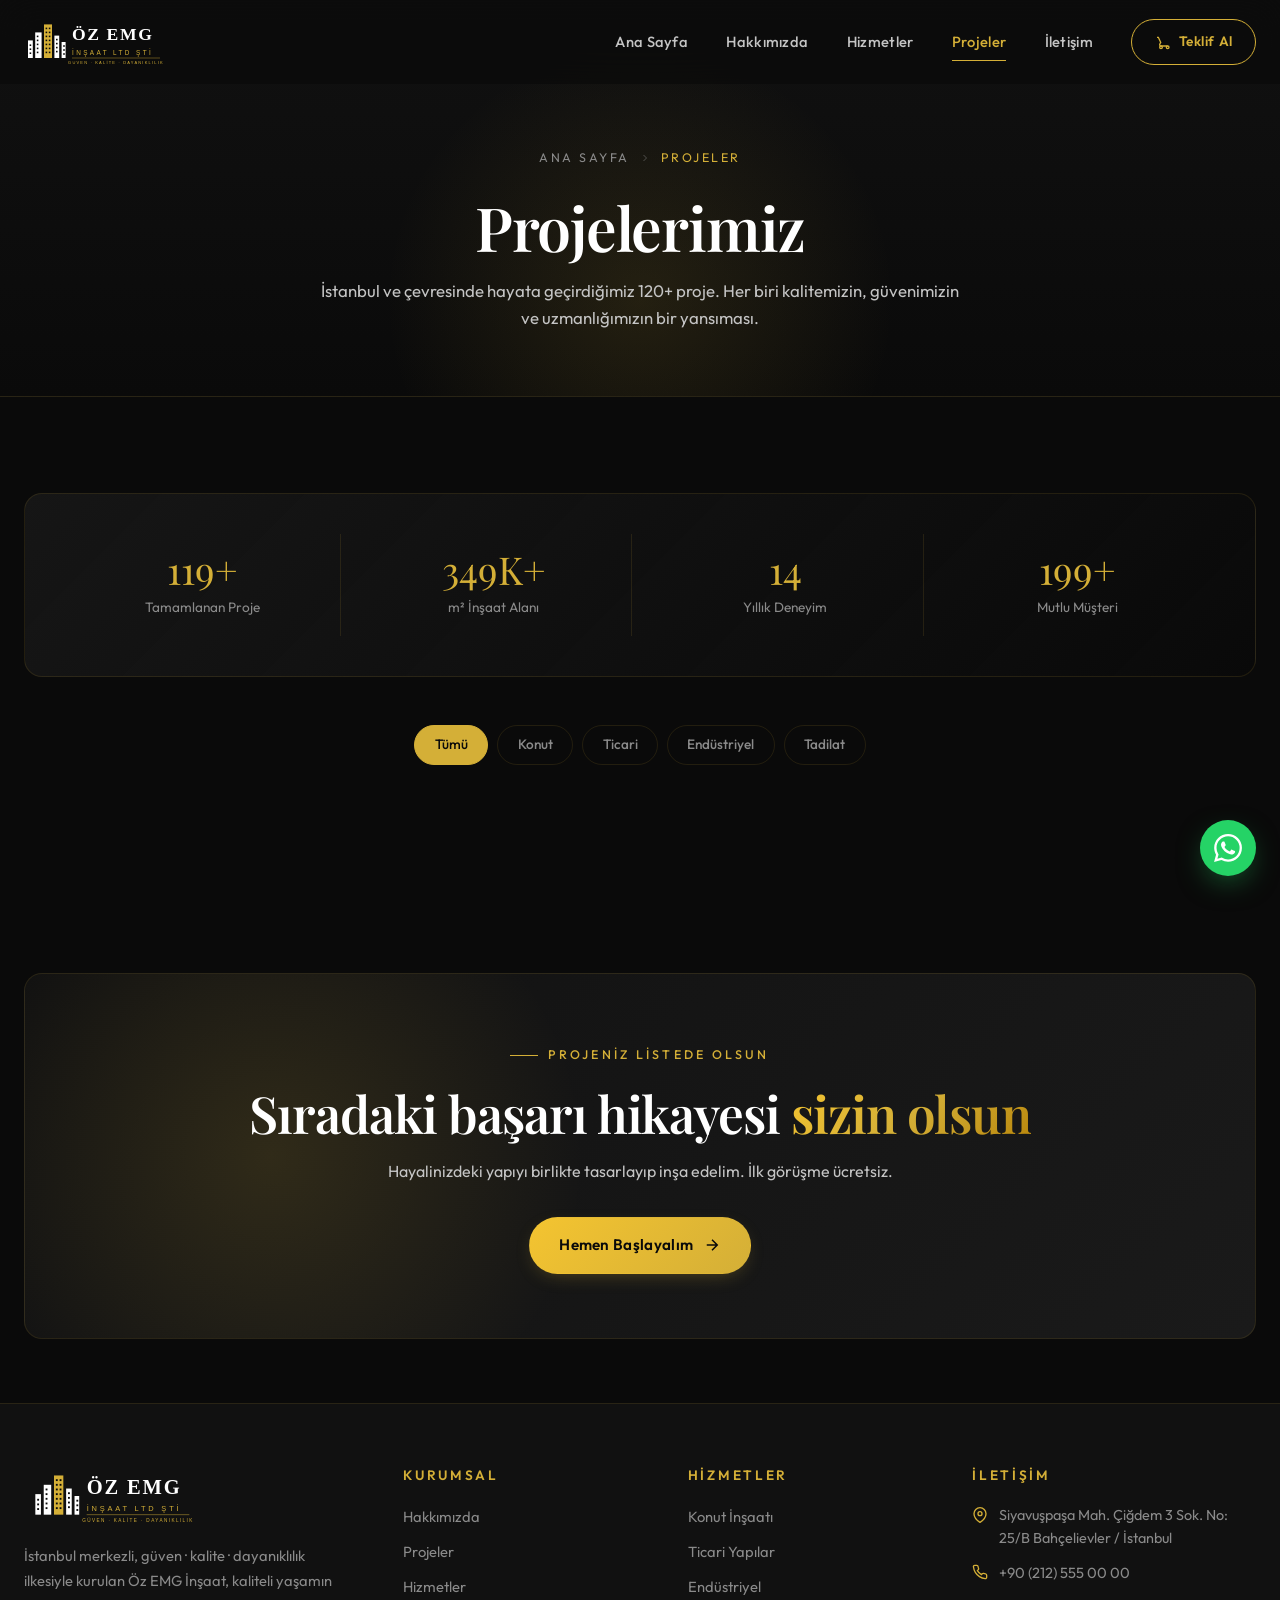
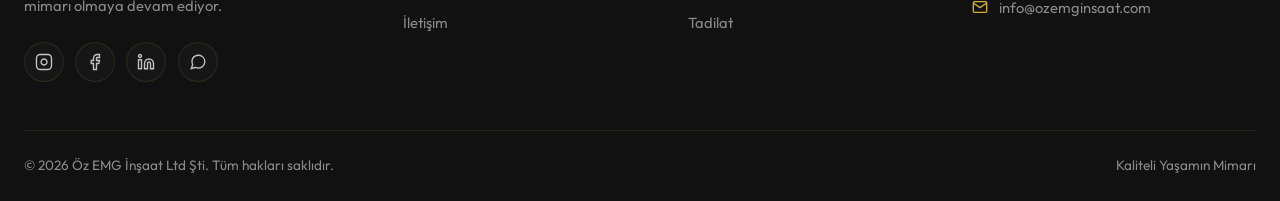
<file: projeler.html>
<!DOCTYPE html>
<html lang="tr">
<head>
  <meta charset="UTF-8">
  <meta name="viewport" content="width=device-width, initial-scale=1.0">
  <title>Projelerimiz · Öz EMG İnşaat | Tamamlanan İşler Portföyü</title>
  <meta name="description" content="İstanbul ve çevresinde tamamladığımız konut, ticari, endüstriyel ve tadilat projeleri. 120+ başarılı işin hikayesi.">
  <meta name="theme-color" content="#0a0a0a">
  
  <link rel="icon" type="image/svg+xml" href="images/favicon.svg">
  <link rel="preconnect" href="https://fonts.googleapis.com">
  <link rel="preconnect" href="https://fonts.gstatic.com" crossorigin>
  <link href="https://fonts.googleapis.com/css2?family=Playfair+Display:ital,wght@0,400;0,500;0,600;0,700;1,400;1,500&family=Cormorant+Garamond:ital,wght@0,500;0,600;1,500&family=Outfit:wght@300;400;500;600;700&display=swap" rel="stylesheet">
  <link rel="stylesheet" href="css/style.css">
  <style>
    .project-filters { display:flex; flex-wrap:wrap; gap:0.6rem; justify-content:center; margin-bottom:3rem; }
    .project-filter { padding:0.5rem 1.2rem; border:1px solid var(--border-subtle); border-radius:50px; font-size:0.85rem; font-weight:500; color:var(--text-muted); background:transparent; cursor:pointer; transition:all var(--t) var(--ease); }
    .project-filter:hover { color:var(--gold-primary); border-color:var(--border-medium); }
    .project-filter.active { background:var(--gold-primary); color:var(--bg-primary); border-color:var(--gold-primary); }
    .project.hide { display:none; }
    
    .stats-banner {
      display:grid;
      grid-template-columns:repeat(4, 1fr);
      gap:1rem;
      padding:2.5rem;
      background:linear-gradient(135deg, var(--bg-card), transparent);
      border:1px solid var(--border-subtle);
      border-radius:var(--radius-lg);
      margin-bottom:3rem;
    }
    .stats-banner-item { text-align:center; padding:1rem; border-right:1px solid var(--border-subtle); }
    .stats-banner-item:last-child { border-right:none; }
    .stats-banner-num { font-family:var(--font-serif); font-size:2.4rem; color:var(--gold-primary); display:block; line-height:1; margin-bottom:0.4rem; }
    .stats-banner-label { font-size:0.85rem; color:var(--text-muted); }
    @media (max-width:700px){ .stats-banner{grid-template-columns:repeat(2,1fr); padding:1.5rem;} .stats-banner-item{border-right:none; border-bottom:1px solid var(--border-subtle); padding:1rem 0;} .stats-banner-item:nth-last-child(-n+2){border-bottom:none;} }
  </style>
</head>
<body>

  <header class="navbar">
    <div class="container nav-inner">
      <a href="index.html" class="nav-logo"><img src="images/logo-white.svg" alt="Öz EMG İnşaat" width="200" height="60"></a>
      <nav class="nav-menu" id="navMenu">
        <a href="index.html" class="nav-link">Ana Sayfa</a>
        <a href="hakkimizda.html" class="nav-link">Hakkımızda</a>
        <a href="hizmetler.html" class="nav-link">Hizmetler</a>
        <a href="projeler.html" class="nav-link">Projeler</a>
        <a href="iletisim.html" class="nav-link">İletişim</a>
        <a href="iletisim.html#teklif" class="nav-cta">
          <svg viewBox="0 0 24 24" fill="none" stroke="currentColor" stroke-width="2"><path d="M3 5h2l3.6 7.59-1.35 2.45c-.16.28-.25.61-.25.96 0 1.1.9 2 2 2H19"/><path d="M9 22a2 2 0 1 0 0-4 2 2 0 0 0 0 4zM19 22a2 2 0 1 0 0-4 2 2 0 0 0 0 4z"/></svg>
          Teklif Al
        </a>
      </nav>
      <button class="nav-toggle" id="navToggle" aria-label="Menüyü aç"><span></span><span></span><span></span></button>
    </div>
  </header>

  <section class="page-hero">
    <div class="container">
      <div class="breadcrumb">
        <a href="index.html">Ana Sayfa</a>
        <svg viewBox="0 0 24 24" fill="none" stroke="currentColor" stroke-width="2"><path d="M9 18l6-6-6-6"/></svg>
        <span>Projeler</span>
      </div>
      <h1>Projelerimiz</h1>
      <p>İstanbul ve çevresinde hayata geçirdiğimiz 120+ proje. Her biri kalitemizin, güvenimizin ve uzmanlığımızın bir yansıması.</p>
    </div>
  </section>

  <section class="section">
    <div class="container">
      
      <!-- STATS BANNER -->
      <div class="stats-banner reveal">
        <div class="stats-banner-item">
          <span class="stats-banner-num"><span data-counter="120" data-suffix="+" data-site-counter="statProjects">0</span></span>
          <span class="stats-banner-label">Tamamlanan Proje</span>
        </div>
        <div class="stats-banner-item">
          <span class="stats-banner-num"><span data-counter="350" data-suffix="K+">0</span></span>
          <span class="stats-banner-label">m² İnşaat Alanı</span>
        </div>
        <div class="stats-banner-item">
          <span class="stats-banner-num"><span data-counter="15" data-suffix="" data-site-counter="statYears">0</span></span>
          <span class="stats-banner-label">Yıllık Deneyim</span>
        </div>
        <div class="stats-banner-item">
          <span class="stats-banner-num"><span data-counter="200" data-suffix="+">0</span></span>
          <span class="stats-banner-label">Mutlu Müşteri</span>
        </div>
      </div>
      
      <!-- FILTERS -->
      <div class="project-filters reveal">
        <button class="project-filter active" data-filter="all">Tümü</button>
        <button class="project-filter" data-filter="konut">Konut</button>
        <button class="project-filter" data-filter="ticari">Ticari</button>
        <button class="project-filter" data-filter="endustriyel">Endüstriyel</button>
        <button class="project-filter" data-filter="tadilat">Tadilat</button>
      </div>
      
      <!-- PROJECTS GRID -->
      <div class="projects-grid reveal-stagger" id="projectsGrid" data-render="projects" data-limit="all">
      </div>
    </div>
  </section>

  <div class="container">
    <div class="cta-strip reveal">
      <span class="eyebrow" style="justify-content:center;">Projeniz listede olsun</span>
      <h2>Sıradaki başarı hikayesi <span class="text-gold-gradient">sizin olsun</span></h2>
      <p>Hayalinizdeki yapıyı birlikte tasarlayıp inşa edelim. İlk görüşme ücretsiz.</p>
      <a href="iletisim.html#teklif" class="btn btn--gold">Hemen Başlayalım <svg viewBox="0 0 24 24" fill="none" stroke="currentColor" stroke-width="2"><path d="M5 12h14M12 5l7 7-7 7"/></svg></a>
    </div>
  </div>

  <footer class="footer">
    <div class="container">
      <div class="footer-grid">
        <div class="footer-brand">
          <img src="images/logo-white.svg" alt="Öz EMG İnşaat" width="200" height="60">
          <p>İstanbul merkezli, güven · kalite · dayanıklılık ilkesiyle kurulan Öz EMG İnşaat, kaliteli yaşamın mimarı olmaya devam ediyor.</p>
          <div class="contact-socials" style="margin-top: 1.5rem; padding-top: 0; border-top: none;">
            <a href="https://instagram.com/ozemginsaat" data-site-href="instagram" class="contact-social" aria-label="Instagram" target="_blank" rel="noopener"><svg viewBox="0 0 24 24" fill="none" stroke="currentColor" stroke-width="1.8"><rect x="2" y="2" width="20" height="20" rx="5"/><path d="M16 11.37A4 4 0 1 1 12.63 8 4 4 0 0 1 16 11.37z"/><path d="M17.5 6.5h.01"/></svg></a>
            <a href="https://facebook.com/ozemginsaat" data-site-href="facebook" class="contact-social" aria-label="Facebook" target="_blank" rel="noopener"><svg viewBox="0 0 24 24" fill="none" stroke="currentColor" stroke-width="1.8"><path d="M18 2h-3a5 5 0 0 0-5 5v3H7v4h3v8h4v-8h3l1-4h-4V7a1 1 0 0 1 1-1h3z"/></svg></a>
            <a href="https://linkedin.com/company/ozemginsaat" data-site-href="linkedin" class="contact-social" aria-label="LinkedIn" target="_blank" rel="noopener"><svg viewBox="0 0 24 24" fill="none" stroke="currentColor" stroke-width="1.8"><path d="M16 8a6 6 0 0 1 6 6v7h-4v-7a2 2 0 0 0-4 0v7h-4v-7a6 6 0 0 1 6-6z"/><rect x="2" y="9" width="4" height="12"/><circle cx="4" cy="4" r="2"/></svg></a>
            <a href="https://wa.me/905555555555" data-site-href="whatsapp-link" class="contact-social" aria-label="WhatsApp" target="_blank" rel="noopener"><svg viewBox="0 0 24 24" fill="none" stroke="currentColor" stroke-width="1.8"><path d="M21 11.5a8.38 8.38 0 0 1-.9 3.8 8.5 8.5 0 0 1-7.6 4.7 8.38 8.38 0 0 1-3.8-.9L3 21l1.9-5.7a8.38 8.38 0 0 1-.9-3.8 8.5 8.5 0 0 1 4.7-7.6 8.38 8.38 0 0 1 3.8-.9h.5a8.48 8.48 0 0 1 8 8v.5z"/></svg></a>
          </div>
        </div>
        <div class="footer-col">
          <h4>Kurumsal</h4>
          <ul>
            <li><a href="hakkimizda.html">Hakkımızda</a></li>
            <li><a href="projeler.html">Projeler</a></li>
            <li><a href="hizmetler.html">Hizmetler</a></li>
            <li><a href="iletisim.html">İletişim</a></li>
          </ul>
        </div>
        <div class="footer-col">
          <h4>Hizmetler</h4>
          <ul>
            <li><a href="hizmetler.html#konut">Konut İnşaatı</a></li>
            <li><a href="hizmetler.html#ticari">Ticari Yapılar</a></li>
            <li><a href="hizmetler.html#endustriyel">Endüstriyel</a></li>
            <li><a href="hizmetler.html#tadilat">Tadilat</a></li>
          </ul>
        </div>
        <div class="footer-col">
          <h4>İletişim</h4>
          <div class="footer-contact-item"><svg viewBox="0 0 24 24" fill="none" stroke="currentColor" stroke-width="2"><path d="M21 10c0 7-9 13-9 13s-9-6-9-13a9 9 0 0 1 18 0z"/><circle cx="12" cy="10" r="3"/></svg><span data-site-text="address">Siyavuşpaşa Mah. Çiğdem 3 Sok. No: 25/B Bahçelievler / İstanbul</span></div>
          <div class="footer-contact-item"><svg viewBox="0 0 24 24" fill="none" stroke="currentColor" stroke-width="2"><path d="M22 16.92v3a2 2 0 0 1-2.18 2 19.79 19.79 0 0 1-8.63-3.07 19.5 19.5 0 0 1-6-6 19.79 19.79 0 0 1-3.07-8.67A2 2 0 0 1 4.11 2h3a2 2 0 0 1 2 1.72 12.84 12.84 0 0 0 .7 2.81 2 2 0 0 1-.45 2.11L8.09 9.91a16 16 0 0 0 6 6l1.27-1.27a2 2 0 0 1 2.11-.45 12.84 12.84 0 0 0 2.81.7A2 2 0 0 1 22 16.92z"/></svg><a href="tel:+902125550000" data-site-href="phone" data-site-text="phone">+90 (212) 555 00 00</a></div>
          <div class="footer-contact-item"><svg viewBox="0 0 24 24" fill="none" stroke="currentColor" stroke-width="2"><path d="M4 4h16c1.1 0 2 .9 2 2v12c0 1.1-.9 2-2 2H4c-1.1 0-2-.9-2-2V6c0-1.1.9-2 2-2z"/><path d="M22 6l-10 7L2 6"/></svg><a href="mailto:info@ozemginsaat.com" data-site-href="email" data-site-text="email">info@ozemginsaat.com</a></div>
        </div>
      </div>
      <div class="footer-bottom">
        <div>© <span data-year>2024</span> Öz EMG İnşaat Ltd Şti. Tüm hakları saklıdır.</div>
        <div>Kaliteli Yaşamın Mimarı</div>
      </div>
    </div>
  </footer>

  <a href="https://wa.me/905555555555" class="wa-float" aria-label="WhatsApp" target="_blank" rel="noopener">
    <svg viewBox="0 0 24 24" fill="currentColor"><path d="M17.472 14.382c-.297-.149-1.758-.867-2.03-.967-.273-.099-.471-.148-.67.15-.197.297-.767.966-.94 1.164-.173.199-.347.223-.644.075-.297-.15-1.255-.463-2.39-1.475-.883-.788-1.48-1.761-1.653-2.059-.173-.297-.018-.458.13-.606.134-.133.298-.347.446-.52.149-.174.198-.298.298-.497.099-.198.05-.371-.025-.52-.075-.149-.669-1.612-.916-2.207-.242-.579-.487-.5-.669-.51-.173-.008-.371-.01-.57-.01-.198 0-.52.074-.792.372-.272.297-1.04 1.016-1.04 2.479 0 1.462 1.065 2.875 1.213 3.074.149.198 2.096 3.2 5.077 4.487.709.306 1.262.489 1.694.625.712.227 1.36.195 1.871.118.571-.085 1.758-.719 2.006-1.413.248-.694.248-1.289.173-1.413-.074-.124-.272-.198-.57-.347m-5.421 7.403h-.004a9.87 9.87 0 0 1-5.031-1.378l-.361-.214-3.741.982.998-3.648-.235-.374a9.86 9.86 0 0 1-1.51-5.26c.001-5.45 4.436-9.884 9.888-9.884 2.64 0 5.122 1.03 6.988 2.898a9.825 9.825 0 0 1 2.893 6.994c-.003 5.45-4.437 9.884-9.885 9.884m8.413-18.297A11.815 11.815 0 0 0 12.05 0C5.495 0 .16 5.335.157 11.892c0 2.096.547 4.142 1.588 5.945L.057 24l6.305-1.654a11.882 11.882 0 0 0 5.683 1.448h.005c6.554 0 11.89-5.335 11.893-11.893a11.821 11.821 0 0 0-3.48-8.413Z"/></svg>
  </a>

  <script src="js/api-config.js"></script>
  <script src="js/main.js"></script>
  <script src="js/site-render.js"></script>
</body>
</html>
</file>
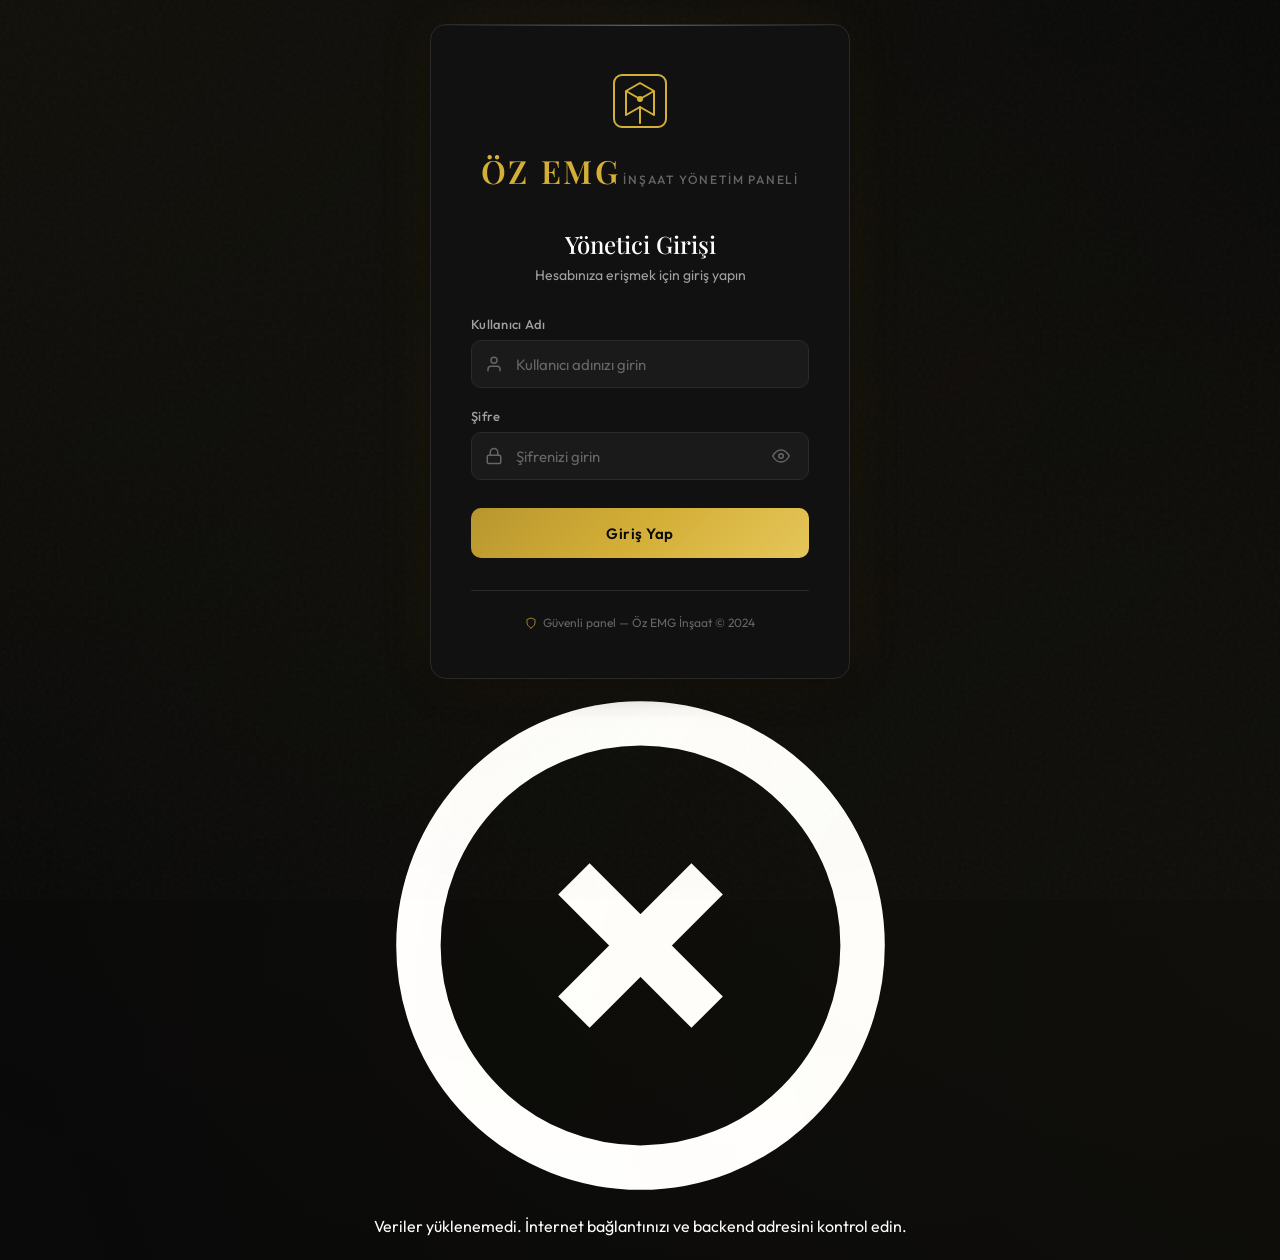
<file: admin/admin-blog.html>
<!DOCTYPE html>
<html lang="tr">
<head>
  <meta charset="UTF-8">
  <meta name="viewport" content="width=device-width, initial-scale=1.0">
  <title>Blog — Öz EMG İnşaat Yönetim</title>
  <link rel="stylesheet" href="css/admin.css">
  <link href="https://fonts.googleapis.com/css2?family=Playfair+Display:wght@600;700&family=Outfit:wght@400;500;600;700&display=swap" rel="stylesheet">
  <style>
    .post-row { display:grid;grid-template-columns:80px 1fr auto;gap:1.2rem;align-items:center;padding:1.1rem 1.2rem;border-bottom:1px solid rgba(255,255,255,0.05); }
    .post-row:last-child{border-bottom:none}
    .post-img { width:80px;height:60px;border-radius:8px;object-fit:cover;border:1px solid var(--border-subtle); }
    .post-title { font-size:0.95rem;font-weight:600;color:var(--text-primary);margin-bottom:4px; }
    .post-meta { font-size:0.78rem;color:var(--text-muted);display:flex;gap:0.8rem;align-items:center; }
  </style>
</head>
<body>
  <div class="admin-layout">
    <aside class="sidebar" id="sidebar">
      <div class="sidebar-logo">
        <svg viewBox="0 0 64 64" width="38" height="38" fill="none" stroke="#d4af37" stroke-width="2">
          <rect x="6" y="28" width="6" height="30"/><rect x="16" y="18" width="8" height="40"/>
          <rect x="28" y="6" width="10" height="52"/><rect x="42" y="22" width="6" height="36"/>
          <rect x="52" y="32" width="5" height="26"/>
        </svg>
        <div><div class="sidebar-logo-text">ÖZ EMG</div><div class="sidebar-logo-sub">Yönetim Paneli</div></div>
      </div>
      <nav class="sidebar-nav">
        <a href="admin-dashboard.html" class="nav-item"><svg viewBox="0 0 24 24" fill="none" stroke="currentColor" stroke-width="2"><rect x="3" y="3" width="7" height="7"/><rect x="14" y="3" width="7" height="7"/><rect x="14" y="14" width="7" height="7"/><rect x="3" y="14" width="7" height="7"/></svg> Gösterge Paneli</a>
        <a href="admin-projects.html" class="nav-item"><svg viewBox="0 0 24 24" fill="none" stroke="currentColor" stroke-width="2"><path d="M3 21h18M5 21V7l8-4v18M19 21V11l-6-4"/></svg> Projeler</a>
        <a href="admin-services.html" class="nav-item"><svg viewBox="0 0 24 24" fill="none" stroke="currentColor" stroke-width="2"><path d="M14.7 6.3a1 1 0 0 0 0 1.4l1.6 1.6a1 1 0 0 0 1.4 0l3.77-3.77a6 6 0 0 1-7.94 7.94l-6.91 6.91a2.12 2.12 0 0 1-3-3l6.91-6.91a6 6 0 0 1 7.94-7.94l-3.76 3.76z"/></svg> Hizmetler</a>
        <a href="admin-messages.html" class="nav-item"><svg viewBox="0 0 24 24" fill="none" stroke="currentColor" stroke-width="2"><path d="M21 15a2 2 0 0 1-2 2H7l-4 4V5a2 2 0 0 1 2-2h14a2 2 0 0 1 2 2z"/></svg> Mesajlar<span class="nav-badge danger" id="msgBadge" style="display:none">0</span></a>
        <a href="admin-references.html" class="nav-item"><svg viewBox="0 0 24 24" fill="none" stroke="currentColor" stroke-width="2"><polygon points="12 2 15.09 8.26 22 9.27 17 14.14 18.18 21.02 12 17.77 5.82 21.02 7 14.14 2 9.27 8.91 8.26 12 2"/></svg> Referanslar</a>
        <a href="admin-blog.html" class="nav-item active"><svg viewBox="0 0 24 24" fill="none" stroke="currentColor" stroke-width="2"><path d="M19 20H5a2 2 0 0 1-2-2V6a2 2 0 0 1 2-2h10l6 6v8a2 2 0 0 1-2 2z"/><polyline points="14 2 14 8 20 8"/></svg> Blog</a>
        <div class="sidebar-section-title">Sistem</div>
        <a href="admin-settings.html" class="nav-item"><svg viewBox="0 0 24 24" fill="none" stroke="currentColor" stroke-width="2"><circle cx="12" cy="12" r="3"/><path d="M19.4 15a1.65 1.65 0 0 0 .33 1.82l.06.06a2 2 0 0 1 0 2.83 2 2 0 0 1-2.83 0l-.06-.06a1.65 1.65 0 0 0-1.82-.33 1.65 1.65 0 0 0-1 1.51V21a2 2 0 0 1-2 2 2 2 0 0 1-2-2v-.09A1.65 1.65 0 0 0 9 19.4a1.65 1.65 0 0 0-1.82.33l-.06.06a2 2 0 0 1-2.83 0 2 2 0 0 1 0-2.83l.06-.06a1.65 1.65 0 0 0 .33-1.82 1.65 1.65 0 0 0-1.51-1H3a2 2 0 0 1-2-2 2 2 0 0 1 2-2h.09A1.65 1.65 0 0 0 4.6 9a1.65 1.65 0 0 0-.33-1.82l-.06-.06a2 2 0 0 1 0-2.83 2 2 0 0 1 2.83 0l.06.06a1.65 1.65 0 0 0 1.82.33H9a1.65 1.65 0 0 0 1-1.51V3a2 2 0 0 1 2-2 2 2 0 0 1 2 2v.09a1.65 1.65 0 0 0 1 1.51 1.65 1.65 0 0 0 1.82-.33l.06-.06a2 2 0 0 1 2.83 0 2 2 0 0 1 0 2.83l-.06.06a1.65 1.65 0 0 0-.33 1.82V9a1.65 1.65 0 0 0 1.51 1H21a2 2 0 0 1 2 2 2 2 0 0 1-2 2h-.09a1.65 1.65 0 0 0-1.51 1z"/></svg> Ayarlar</a>
        <a href="../index.html" class="nav-item" target="_blank"><svg viewBox="0 0 24 24" fill="none" stroke="currentColor" stroke-width="2"><path d="M18 13v6a2 2 0 0 1-2 2H5a2 2 0 0 1-2-2V8a2 2 0 0 1 2-2h6M15 3h6v6M10 14L21 3"/></svg> Siteyi Gör</a>
      </nav>
      <div class="sidebar-footer">
        <div class="sidebar-user">
          <div class="sidebar-user-avatar" id="userAvatar">A</div>
          <div class="sidebar-user-info">
            <div class="sidebar-user-name" id="userName">Yönetici</div>
            <div class="sidebar-user-role">Admin</div>
          </div>
        </div>
        <button class="btn-logout" onclick="Admin.logout()"><svg viewBox="0 0 24 24" fill="none" stroke="currentColor" stroke-width="2"><path d="M9 21H5a2 2 0 0 1-2-2V5a2 2 0 0 1 2-2h4M16 17l5-5-5-5M21 12H9"/></svg> Çıkış Yap</button>
      </div>
    </aside>

    <div class="main-content">
      <div class="topbar">
        <div class="topbar-left">
          <button class="topbar-toggle" onclick="document.getElementById('sidebar').classList.toggle('open')"><svg viewBox="0 0 24 24" fill="none" stroke="currentColor" stroke-width="2"><path d="M3 12h18M3 6h18M3 18h18"/></svg></button>
          <div class="topbar-title">Yönetim Paneli <span>· Blog</span></div>
        </div>
        <div class="topbar-right"><span class="topbar-time" id="topbarTime"></span></div>
      </div>

      <div class="page-content">
        <div class="page-header">
          <div class="page-header-text">
            <h1>Blog / Haberler</h1>
            <p>Blog yazılarını yönetin, yeni yazılar yayınlayın.</p>
          </div>
          <div class="page-header-actions">
            <button class="btn btn--gold" onclick="openAddPostModal()" style="width:auto"><svg viewBox="0 0 24 24" fill="none" stroke="currentColor" stroke-width="2"><path d="M12 5v14M5 12h14"/></svg> Yeni Yazı</button>
          </div>
        </div>

        <div class="card">
          <div class="card-body" id="postsContainer"></div>
        </div>
      </div>
    </div>
  </div>

  <div class="modal-overlay" id="addPostModal">
    <div class="modal modal-lg">
      <div class="modal-header"><span class="modal-title">Yeni Blog Yazısı</span>
        <button class="modal-close" onclick="Admin.closeModal('addPostModal')"><svg viewBox="0 0 24 24" fill="none" stroke="currentColor" stroke-width="2"><path d="M18 6L6 18M6 6l12 12"/></svg></button>
      </div>
      <div class="modal-body">
        <form id="addPostForm">
          <div class="form-group"><label>Başlık <span class="req">*</span></label><input class="form-control" name="title" required></div>
          <div class="form-group"><label>Kısa Açıklama</label><textarea class="form-control" name="excerpt" rows="2"></textarea></div>
          <div class="form-group"><label>İçerik</label><textarea class="form-control" name="content" rows="8"></textarea></div>
          <div class="form-row">
            <div class="form-group"><label>Yazar</label><input class="form-control" name="author" value="Öz EMG İnşaat"></div>
            <div class="form-group"><label>Durum</label>
              <select class="form-control" name="status">
                <option value="published">Yayında</option>
                <option value="draft">Taslak</option>
              </select>
            </div>
          </div>
          <div class="form-group"><label>Görsel URL</label><input class="form-control" name="image" placeholder="images/...">
            <div class="form-img-preview" id="addPostPreview"></div>
          </div>
        </form>
      </div>
      <div class="modal-footer">
        <button class="btn btn--outline" onclick="Admin.closeModal('addPostModal')" style="width:auto">İptal</button>
        <button class="btn btn--gold" onclick="handleAddPost()" style="width:auto">Yayınla</button>
      </div>
    </div>
  </div>

  <div class="modal-overlay" id="editPostModal">
    <div class="modal modal-lg">
      <div class="modal-header"><span class="modal-title">Yazıyı Düzenle</span>
        <button class="modal-close" onclick="Admin.closeModal('editPostModal')"><svg viewBox="0 0 24 24" fill="none" stroke="currentColor" stroke-width="2"><path d="M18 6L6 18M6 6l12 12"/></svg></button>
      </div>
      <div class="modal-body">
        <form id="editPostForm">
          <input type="hidden" name="id">
          <div class="form-group"><label>Başlık</label><input class="form-control" name="title" required></div>
          <div class="form-group"><label>Kısa Açıklama</label><textarea class="form-control" name="excerpt" rows="2"></textarea></div>
          <div class="form-group"><label>İçerik</label><textarea class="form-control" name="content" rows="8"></textarea></div>
          <div class="form-row">
            <div class="form-group"><label>Yazar</label><input class="form-control" name="author"></div>
            <div class="form-group"><label>Durum</label>
              <select class="form-control" name="status">
                <option value="published">Yayında</option><option value="draft">Taslak</option>
              </select>
            </div>
          </div>
          <div class="form-group"><label>Görsel URL</label><input class="form-control" name="image">
            <div class="form-img-preview" id="editPostPreview"></div>
          </div>
        </form>
      </div>
      <div class="modal-footer">
        <button class="btn btn--danger" onclick="handleDeleteFromEdit()" style="width:auto">Sil</button>
        <button class="btn btn--outline" onclick="Admin.closeModal('editPostModal')" style="width:auto">İptal</button>
        <button class="btn btn--gold" onclick="handleUpdatePost()" style="width:auto">Güncelle</button>
      </div>
    </div>
  </div>

  <div class="toast-container"></div>
  <script src="../js/api-config.js"></script>
  <script src="js/admin.js"></script>
  <script>
    if (!Admin.requireAuth()) throw new Error('Not auth');
    const session = Admin.getSession();
    document.getElementById('userName').textContent = session.name || 'Yönetici';
    document.getElementById('userAvatar').textContent = Admin.initials(session.name || 'A');
    function updateClock() { document.getElementById('topbarTime').textContent = new Date().toLocaleString('tr-TR', { dateStyle:'long', timeStyle:'short' }); }
    updateClock(); setInterval(updateClock, 30000);

    function render() {
      const posts = Admin.getBlog();
      const c = document.getElementById('postsContainer');
      if (posts.length === 0) { c.innerHTML = '<div class="empty-state"><svg viewBox="0 0 24 24" fill="none" stroke="currentColor" stroke-width="1.5"><path d="M19 20H5a2 2 0 0 1-2-2V6a2 2 0 0 1 2-2h10l6 6v8a2 2 0 0 1-2 2z"/><polyline points="14 2 14 8 20 8"/></svg><h3>Henüz yazı yok</h3><p>"Yeni Yazı" ekleyerek başlayın</p></div>'; return; }
      c.innerHTML = posts.map(p => `
        <div class="post-row">
          <img class="post-img" src="${p.image || 'images/hero-main.webp'}" onerror="this.src='images/hero-main.webp'">
          <div>
            <div class="post-title">${p.title}</div>
            <div class="post-meta">
              <span>${Admin.formatDate(p.createdAt)}</span>
              <span>${p.author || 'Öz EMG İnşaat'}</span>
              ${Admin.statusBadge(p.status)}
            </div>
            <div style="font-size:0.85rem;color:var(--text-muted);margin-top:4px">${(p.excerpt || '').substring(0, 120)}${(p.excerpt || '').length > 120 ? '…' : ''}</div>
          </div>
          <div class="row-actions">
            <button onclick='openEditPostModal(${JSON.stringify(p).replace(/'/g, "\\u0027")})' title="Düzenle"><svg viewBox="0 0 24 24" fill="none" stroke="currentColor" stroke-width="2"><path d="M11 4H4a2 2 0 0 0-2 2v14a2 2 0 0 0 2 2h14a2 2 0 0 0 2-2v-7M18.5 2.5a2.121 2.121 0 0 1 3 3L12 15l-4 1 1-4 9.5-9.5z"/></svg></button>
            <button class="danger" onclick="handleDelete('${p.id}')" title="Sil"><svg viewBox="0 0 24 24" fill="none" stroke="currentColor" stroke-width="2"><path d="M3 6h18M19 6v14a2 2 0 0 1-2 2H7a2 2 0 0 1-2-2V6M8 6V4a2 2 0 0 1 2-2h4a2 2 0 0 1 2 2v2"/></svg></button>
          </div>
        </div>
      `).join('');
    }
    function openAddPostModal() { document.getElementById('addPostForm').reset(); document.getElementById('addPostPreview').innerHTML = ''; Admin.openModal('addPostModal'); }
    function openEditPostModal(p) {
      const f = document.getElementById('editPostForm');
      f.id.value = p.id; f.title.value = p.title; f.excerpt.value = p.excerpt || '';
      f.content.value = p.content || ''; f.author.value = p.author || ''; f.status.value = p.status || 'published';
      f.image.value = p.image || '';
      document.getElementById('editPostPreview').innerHTML = p.image ? `<img src="${p.image}">` : '';
      Admin.openModal('editPostModal');
    }
    function f2o(form) { return Object.fromEntries(new FormData(form).entries()); }
    async function handleAddPost() {
      const f = document.getElementById('addPostForm');
      if (!f.title.value) { Admin.toast('Başlık gerekli', 'error'); return; }
      try {
        await Admin.addBlogPost(f2o(f));
        Admin.toast('Yazı yayınlandı'); Admin.closeModal('addPostModal'); render();
      } catch (err) { Admin.toast(err.message || 'Yazı eklenemedi.', 'error'); }
    }
    async function handleUpdatePost() {
      const f = document.getElementById('editPostForm');
      const data = f2o(f); const id = data.id; delete data.id;
      try {
        await Admin.updateBlogPost(id, data);
        Admin.toast('Yazı güncellendi'); Admin.closeModal('editPostModal'); render();
      } catch (err) { Admin.toast(err.message || 'Yazı güncellenemedi.', 'error'); }
    }
    async function handleDelete(id) {
      if (!await Admin.confirm('Bu yazıyı silmek istediğinize emin misiniz?')) return;
      Admin.deleteBlogPost(id); Admin.toast('Silindi'); render();
    }
    async function handleDeleteFromEdit() {
      const id = document.getElementById('editPostForm').id.value;
      if (!await Admin.confirm('Bu yazıyı silmek istediğinize emin misiniz?')) return;
      Admin.deleteBlogPost(id); Admin.toast('Silindi'); Admin.closeModal('editPostModal'); render();
    }
    // Image preview on URL change
    document.querySelectorAll('input[name="image"]').forEach(inp => {
      inp.addEventListener('input', () => {
        const previewId = inp.closest('form').id === 'addPostForm' ? 'addPostPreview' : 'editPostPreview';
        const p = document.getElementById(previewId);
        p.innerHTML = inp.value ? `<img src="${inp.value}" onerror="this.parentElement.innerHTML='<p style=color:var(--text-muted);font-size:0.8rem>Geçersiz URL</p>'">` : '';
      });
    });
    (async function initPage() {
      await Admin.initAllData();
      Admin.updateSidebarBadges();
      render();
    })();
  </script>
</body>
</html>
</file>
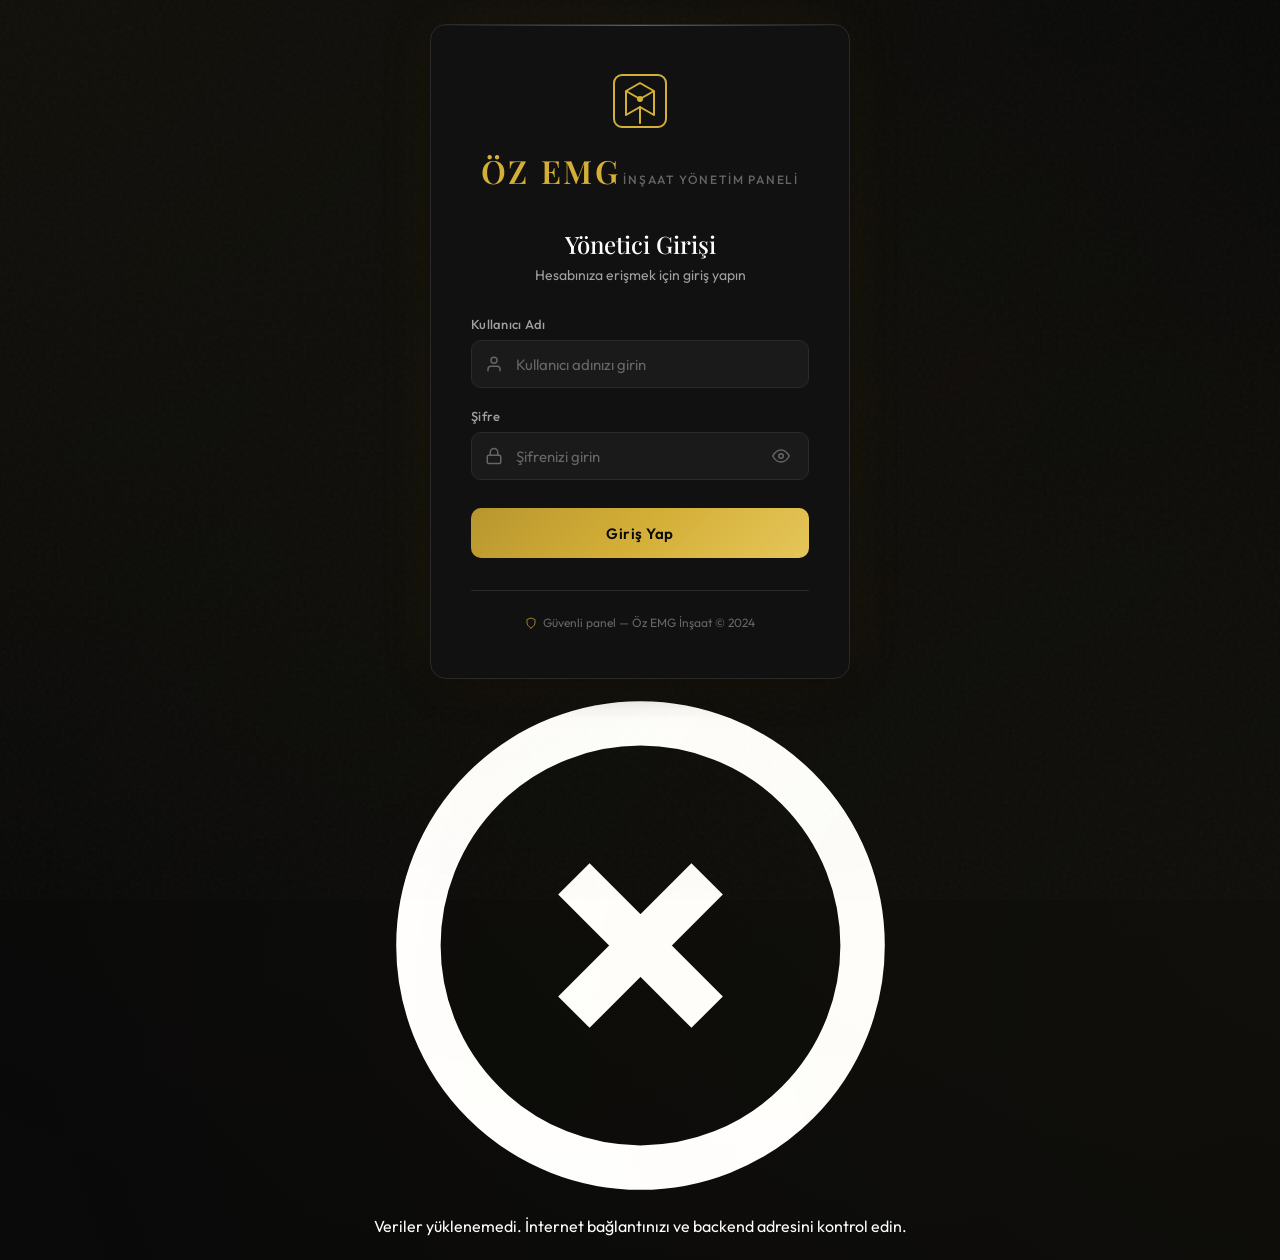
<file: admin/admin-dashboard.html>
<!DOCTYPE html>
<html lang="tr">
<head>
  <meta charset="UTF-8">
  <meta name="viewport" content="width=device-width, initial-scale=1.0">
  <title>Panel — Öz EMG İnşaat Yönetim</title>
  <link rel="stylesheet" href="css/admin.css">
  <!-- Fonts -->
  <link href="https://fonts.googleapis.com/css2?family=Playfair+Display:wght@600;700&family=Outfit:wght@400;500;600;700&display=swap" rel="stylesheet">
  <style>
    /* Dashboard-specific layout styles */
    .dashboard-grid {
      display: grid;
      grid-template-columns: 2fr 1fr;
      gap: 1.5rem;
      margin-bottom: 2rem;
    }
    
    .activity-item .activity-label {
      display: inline-block;
      font-size: 0.65rem;
      font-weight: 600;
      padding: 2px 8px;
      border-radius: 50px;
      letter-spacing: 0.04em;
      margin-top: 3px;
    }
    .activity-label.project { background: rgba(212,175,55,0.15); color: var(--gold-primary); }
    .activity-label.message { background: rgba(52,152,219,0.15); color: var(--info); }
    
    .quick-actions-grid {
      display: grid;
      grid-template-columns: repeat(3, 1fr);
      gap: 1rem;
    }
    
    .quick-action-card {
      background: var(--bg-card);
      border: 1px solid var(--border-subtle);
      border-radius: var(--radius);
      padding: 1.5rem;
      display: flex;
      flex-direction: column;
      align-items: center;
      text-align: center;
      cursor: pointer;
      transition: all var(--t) var(--ease);
      text-decoration: none;
    }
    .quick-action-card:hover {
      border-color: var(--gold-primary);
      transform: translateY(-3px);
      box-shadow: 0 8px 24px rgba(0,0,0,0.3);
    }
    .quick-action-icon {
      width: 56px;
      height: 56px;
      border-radius: var(--radius);
      display: flex;
      align-items: center;
      justify-content: center;
      margin-bottom: 1rem;
    }
    .quick-action-icon svg { width: 28px; height: 28px; }
    .quick-action-icon.gold { background: rgba(212,175,55,0.12); color: var(--gold-primary); }
    .quick-action-icon.blue { background: rgba(52,152,219,0.12); color: var(--info); }
    .quick-action-icon.green { background: rgba(39,174,96,0.12); color: var(--success); }
    .quick-action-title { font-weight: 600; color: var(--text-primary); font-size: 0.95rem; }
    .quick-action-desc { font-size: 0.8rem; color: var(--text-muted); margin-top: 4px; }
    
    .welcome-header {
      margin-bottom: 2rem;
    }
    .welcome-header h1 {
      font-family: var(--font-serif);
      font-size: 1.8rem;
      font-weight: 600;
      margin-bottom: 0.3rem;
    }
    .welcome-header p { color: var(--text-muted); font-size: 0.95rem; }
    
    .section-title {
      font-family: var(--font-serif);
      font-size: 1.1rem;
      font-weight: 600;
      margin-bottom: 1.2rem;
      display: flex;
      align-items: center;
      gap: 0.6rem;
    }
    .section-title svg { width: 20px; height: 20px; color: var(--gold-primary); }
    
    .msg-unread-dot {
      width: 8px;
      height: 8px;
      border-radius: 50%;
      background: var(--gold-primary);
      flex-shrink: 0;
    }
    
    .footer-link {
      display: block;
      text-align: center;
      padding: 0.8rem;
      color: var(--gold-primary);
      font-size: 0.88rem;
      font-weight: 500;
      border-top: 1px solid var(--border-subtle);
      transition: all var(--t);
    }
    .footer-link:hover { background: rgba(212,175,55,0.06); }
    
    .sidebar-overlay {
      display: none;
      position: fixed;
      inset: 0;
      background: rgba(0,0,0,0.6);
      z-index: 99;
    }
    .sidebar-overlay.active { display: block; }
    
    @media (max-width: 1100px) {
      .dashboard-grid { grid-template-columns: 1fr; }
    }
    @media (max-width: 768px) {
      .quick-actions-grid { grid-template-columns: 1fr; }
    }
  </style>
</head>
<body>
  <!-- Sidebar Overlay (mobile) -->
  <div class="sidebar-overlay" id="sidebarOverlay"></div>
  
  <div class="admin-layout">
    <!-- SIDEBAR -->
    <aside class="sidebar" id="sidebar">
      <!-- Logo -->
      <div class="sidebar-logo">
        <svg width="38" height="38" viewBox="0 0 38 38" fill="none" xmlns="http://www.w3.org/2000/svg">
          <rect width="38" height="38" rx="8" fill="url(#logoGrad)"/>
          <path d="M10 28V16L19 10L29 16V28H23V20H15V28H10Z" fill="#0a0a0a"/>
          <path d="M16 14H22V18H16V14Z" fill="#d4af37"/>
          <rect x="13" y="23" width="4" height="5" fill="#0a0a0a"/>
          <rect x="21" y="23" width="4" height="5" fill="#0a0a0a"/>
          <defs>
            <linearGradient id="logoGrad" x1="0" y1="0" x2="38" y2="38" gradientUnits="userSpaceOnUse">
              <stop stop-color="#d4af37"/>
              <stop offset="1" stop-color="#b8860b"/>
            </linearGradient>
          </defs>
        </svg>
        <div>
          <div class="sidebar-logo-text">ÖZ EMG</div>
          <div class="sidebar-logo-sub">Yönetim Paneli</div>
        </div>
      </div>
      
      <!-- Navigation -->
      <nav class="sidebar-nav">
        <div class="sidebar-section">
          <div class="sidebar-section-title">Ana Menü</div>
          
          <a href="admin-dashboard.html" class="nav-item active">
            <svg viewBox="0 0 24 24" fill="none" stroke="currentColor" stroke-width="2" stroke-linecap="round" stroke-linejoin="round">
              <rect x="3" y="3" width="7" height="7"/><rect x="14" y="3" width="7" height="7"/><rect x="14" y="14" width="7" height="7"/><rect x="3" y="14" width="7" height="7"/>
            </svg>
            Gösterge Paneli
          </a>
          
          <a href="admin-projects.html" class="nav-item">
            <svg viewBox="0 0 24 24" fill="none" stroke="currentColor" stroke-width="2" stroke-linecap="round" stroke-linejoin="round">
              <path d="M2 20h20M4 20V10l8-6 8 6v10"/><path d="M9 20v-6h6v6"/>
            </svg>
            Projeler
            <span class="nav-badge" id="projectBadge" style="display:none;">0</span>
          </a>
          
          <a href="admin-services.html" class="nav-item">
            <svg viewBox="0 0 24 24" fill="none" stroke="currentColor" stroke-width="2" stroke-linecap="round" stroke-linejoin="round">
              <path d="M14.7 6.3a1 1 0 0 0 0 1.4l1.6 1.6a1 1 0 0 0 1.4 0l3.77-3.77a6 6 0 0 1-7.94 7.94l-6.91 6.91a2.12 2.12 0 0 1-3-3l6.91-6.91a6 6 0 0 1 7.94-7.94l-3.76 3.76z"/>
            </svg>
            Hizmetler
          </a>
          
          <a href="admin-messages.html" class="nav-item">
            <svg viewBox="0 0 24 24" fill="none" stroke="currentColor" stroke-width="2" stroke-linecap="round" stroke-linejoin="round">
              <path d="M21 15a2 2 0 0 1-2 2H7l-4 4V5a2 2 0 0 1 2-2h14a2 2 0 0 1 2 2z"/>
            </svg>
            Mesajlar
            <span class="nav-badge danger" id="msgBadge" style="display:none;">0</span>
          </a>
        </div>
        
        <div class="sidebar-section">
          <div class="sidebar-section-title">İçerik</div>
          
          <a href="admin-references.html" class="nav-item">
            <svg viewBox="0 0 24 24" fill="none" stroke="currentColor" stroke-width="2" stroke-linecap="round" stroke-linejoin="round">
              <polygon points="12 2 15.09 8.26 22 9.27 17 14.14 18.18 21.02 12 17.77 5.82 21.02 7 14.14 2 9.27 8.91 8.26 12 2"/>
            </svg>
            Referanslar
          </a>
          
          <a href="admin-blog.html" class="nav-item">
            <svg viewBox="0 0 24 24" fill="none" stroke="currentColor" stroke-width="2" stroke-linecap="round" stroke-linejoin="round">
              <path d="M4 19.5A2.5 2.5 0 0 1 6.5 17H20"/><path d="M6.5 2H20v20H6.5A2.5 2.5 0 0 1 4 19.5v-15A2.5 2.5 0 0 1 6.5 2z"/>
            </svg>
            Blog
          </a>
        </div>
        
        <div class="sidebar-section">
          <div class="sidebar-section-title">Sistem</div>
          
          <a href="admin-settings.html" class="nav-item">
            <svg viewBox="0 0 24 24" fill="none" stroke="currentColor" stroke-width="2" stroke-linecap="round" stroke-linejoin="round">
              <circle cx="12" cy="12" r="3"/><path d="M19.4 15a1.65 1.65 0 0 0 .33 1.82l.06.06a2 2 0 0 1 0 2.83 2 2 0 0 1-2.83 0l-.06-.06a1.65 1.65 0 0 0-1.82-.33 1.65 1.65 0 0 0-1 1.51V21a2 2 0 0 1-2 2 2 2 0 0 1-2-2v-.09A1.65 1.65 0 0 0 9 19.4a1.65 1.65 0 0 0-1.82.33l-.06.06a2 2 0 0 1-2.83 0 2 2 0 0 1 0-2.83l.06-.06a1.65 1.65 0 0 0 .33-1.82 1.65 1.65 0 0 0-1.51-1H3a2 2 0 0 1-2-2 2 2 0 0 1 2-2h.09A1.65 1.65 0 0 0 4.6 9a1.65 1.65 0 0 0-.33-1.82l-.06-.06a2 2 0 0 1 0-2.83 2 2 0 0 1 2.83 0l.06.06a1.65 1.65 0 0 0 1.82.33H9a1.65 1.65 0 0 0 1-1.51V3a2 2 0 0 1 2-2 2 2 0 0 1 2 2v.09a1.65 1.65 0 0 0 1 1.51 1.65 1.65 0 0 0 1.82-.33l.06-.06a2 2 0 0 1 2.83 0 2 2 0 0 1 0 2.83l-.06.06a1.65 1.65 0 0 0-.33 1.82V9a1.65 1.65 0 0 0 1.51 1H21a2 2 0 0 1 2 2 2 2 0 0 1-2 2h-.09a1.65 1.65 0 0 0-1.51 1z"/>
            </svg>
            Ayarlar
          </a>
        </div>
      </nav>
      
      <!-- Sidebar Footer -->
      <div class="sidebar-footer">
        <div class="sidebar-user">
          <div class="sidebar-user-avatar" id="userAvatar">Y</div>
          <div class="sidebar-user-info">
            <div class="sidebar-user-name" id="userName">Yönetici</div>
            <div class="sidebar-user-role">Admin</div>
          </div>
        </div>
        <button class="btn-logout" onclick="Admin.logout()">
          <svg viewBox="0 0 24 24" fill="none" stroke="currentColor" stroke-width="2" stroke-linecap="round" stroke-linejoin="round">
            <path d="M9 21H5a2 2 0 0 1-2-2V5a2 2 0 0 1 2-2h4"/><polyline points="16 17 21 12 16 7"/><line x1="21" y1="12" x2="9" y2="12"/>
          </svg>
          Çıkış Yap
        </button>
      </div>
    </aside>
    
    <!-- MAIN CONTENT -->
    <main class="main-content">
      <!-- TOPBAR -->
      <header class="topbar">
        <div class="topbar-left">
          <button class="topbar-toggle" id="sidebarToggle" aria-label="Menüyü Aç">
            <svg viewBox="0 0 24 24" fill="none" stroke="currentColor" stroke-width="2" stroke-linecap="round" stroke-linejoin="round">
              <line x1="3" y1="12" x2="21" y2="12"/><line x1="3" y1="6" x2="21" y2="6"/><line x1="3" y1="18" x2="21" y2="18"/>
            </svg>
          </button>
          <div class="topbar-title">
            Gösterge Paneli <span>•</span> <span id="topbarSiteName">Öz EMG İnşaat</span>
          </div>
        </div>
        <div class="topbar-right">
          <div class="topbar-time" id="currentTime">—</div>
        </div>
      </header>
      
      <!-- PAGE CONTENT -->
      <div class="page-content">
        <!-- Welcome Header -->
        <div class="welcome-header">
          <h1>Hoş Geldiniz 👋</h1>
          <p>Öz EMG İnşaat yönetim paneline hoş geldiniz. İşte sitenizin özeti.</p>
        </div>
        
        <!-- Stats Grid -->
        <div class="stats-grid" id="statsGrid">
          <div class="stat-card">
            <div class="stat-card-icon gold">
              <svg viewBox="0 0 24 24" fill="none" stroke="currentColor" stroke-width="2" stroke-linecap="round" stroke-linejoin="round">
                <path d="M2 20h20M4 20V10l8-6 8 6v10"/><path d="M9 20v-6h6v6"/>
              </svg>
            </div>
            <div class="stat-card-num" id="statProjects">0</div>
            <div class="stat-card-label">Toplam Proje</div>
          </div>
          
          <div class="stat-card">
            <div class="stat-card-icon blue">
              <svg viewBox="0 0 24 24" fill="none" stroke="currentColor" stroke-width="2" stroke-linecap="round" stroke-linejoin="round">
                <path d="M14.7 6.3a1 1 0 0 0 0 1.4l1.6 1.6a1 1 0 0 0 1.4 0l3.77-3.77a6 6 0 0 1-7.94 7.94l-6.91 6.91a2.12 2.12 0 0 1-3-3l6.91-6.91a6 6 0 0 1 7.94-7.94l-3.76 3.76z"/>
              </svg>
            </div>
            <div class="stat-card-num" id="statServices">0</div>
            <div class="stat-card-label">Aktif Hizmet</div>
          </div>
          
          <div class="stat-card">
            <div class="stat-card-icon red">
              <svg viewBox="0 0 24 24" fill="none" stroke="currentColor" stroke-width="2" stroke-linecap="round" stroke-linejoin="round">
                <path d="M21 15a2 2 0 0 1-2 2H7l-4 4V5a2 2 0 0 1 2-2h14a2 2 0 0 1 2 2z"/>
              </svg>
            </div>
            <div class="stat-card-num" id="statUnread">0</div>
            <div class="stat-card-label">Okunmamış Mesaj</div>
          </div>
          
          <div class="stat-card">
            <div class="stat-card-icon green">
              <svg viewBox="0 0 24 24" fill="none" stroke="currentColor" stroke-width="2" stroke-linecap="round" stroke-linejoin="round">
                <path d="M4 19.5A2.5 2.5 0 0 1 6.5 17H20"/><path d="M6.5 2H20v20H6.5A2.5 2.5 0 0 1 4 19.5v-15A2.5 2.5 0 0 1 6.5 2z"/>
              </svg>
            </div>
            <div class="stat-card-num" id="statBlog">0</div>
            <div class="stat-card-label">Yayınlanan Yazı</div>
          </div>
        </div>
        
        <!-- Dashboard Grid (Messages + Activity) -->
        <div class="dashboard-grid">
          <!-- Recent Messages -->
          <div class="card">
            <div class="card-header">
              <div class="card-title">
                <svg viewBox="0 0 24 24" fill="none" stroke="currentColor" stroke-width="2" stroke-linecap="round" stroke-linejoin="round">
                  <path d="M21 15a2 2 0 0 1-2 2H7l-4 4V5a2 2 0 0 1 2-2h14a2 2 0 0 1 2 2z"/>
                </svg>
                Son Mesajlar
              </div>
            </div>
            <div class="card-body" id="recentMessages">
              <!-- Messages will be rendered here -->
              <div class="empty-state">
                <svg viewBox="0 0 24 24" fill="none" stroke="currentColor" stroke-width="2">
                  <path d="M21 15a2 2 0 0 1-2 2H7l-4 4V5a2 2 0 0 1 2-2h14a2 2 0 0 1 2 2z"/>
                </svg>
                <h3>Henüz mesaj yok</h3>
                <p>Gelen kutusu boş görünüyor.</p>
              </div>
            </div>
            <a href="admin-messages.html" class="footer-link">Tümünü Gör →</a>
          </div>
          
          <!-- Recent Activities -->
          <div class="card">
            <div class="card-header">
              <div class="card-title">
                <svg viewBox="0 0 24 24" fill="none" stroke="currentColor" stroke-width="2" stroke-linecap="round" stroke-linejoin="round">
                  <polyline points="22 12 18 12 15 21 9 3 6 12 2 12"/>
                </svg>
                Son Aktiviteler
              </div>
            </div>
            <div class="card-body" id="recentActivities">
              <!-- Activities will be rendered here -->
              <div class="empty-state">
                <svg viewBox="0 0 24 24" fill="none" stroke="currentColor" stroke-width="2">
                  <polyline points="22 12 18 12 15 21 9 3 6 12 2 12"/>
                </svg>
                <h3>Henüz aktivite yok</h3>
                <p>Son aktiviteler burada görünecek.</p>
              </div>
            </div>
          </div>
        </div>
        
        <!-- Quick Actions -->
        <h2 class="section-title">
          <svg viewBox="0 0 24 24" fill="none" stroke="currentColor" stroke-width="2" stroke-linecap="round" stroke-linejoin="round">
            <polygon points="13 2 3 14 12 14 11 22 21 10 12 10 13 2"/>
          </svg>
          Hızlı İşlemler
        </h2>
        <div class="quick-actions-grid">
          <a href="admin-projects.html" class="quick-action-card" id="quickAddProject">
            <div class="quick-action-icon gold">
              <svg viewBox="0 0 24 24" fill="none" stroke="currentColor" stroke-width="2" stroke-linecap="round" stroke-linejoin="round">
                <line x1="12" y1="5" x2="12" y2="19"/><line x1="5" y1="12" x2="19" y2="12"/>
              </svg>
            </div>
            <div class="quick-action-title">+ Yeni Proje Ekle</div>
            <div class="quick-action-desc">Yeni bir inşaat projesi ekleyin</div>
          </a>
          
          <a href="admin-services.html" class="quick-action-card" id="quickAddService">
            <div class="quick-action-icon blue">
              <svg viewBox="0 0 24 24" fill="none" stroke="currentColor" stroke-width="2" stroke-linecap="round" stroke-linejoin="round">
                <line x1="12" y1="5" x2="12" y2="19"/><line x1="5" y1="12" x2="19" y2="12"/>
              </svg>
            </div>
            <div class="quick-action-title">+ Yeni Hizmet Ekle</div>
            <div class="quick-action-desc">Yeni bir hizmet türü ekleyin</div>
          </a>
          
          <a href="admin-messages.html" class="quick-action-card" id="quickViewMessages">
            <div class="quick-action-icon green">
              <svg viewBox="0 0 24 24" fill="none" stroke="currentColor" stroke-width="2" stroke-linecap="round" stroke-linejoin="round">
                <path d="M21 15a2 2 0 0 1-2 2H7l-4 4V5a2 2 0 0 1 2-2h14a2 2 0 0 1 2 2z"/>
              </svg>
            </div>
            <div class="quick-action-title">📋 Mesajları Gör</div>
            <div class="quick-action-desc">Gelen mesajları inceleyin</div>
          </a>
        </div>
      </div>
    </main>
  </div>
  
  <!-- Add Project Modal (hidden, linked from quick action) -->
  <div class="modal-overlay" id="addProjectModal">
    <div class="modal modal-lg">
      <div class="modal-header">
        <span class="modal-title">Yeni Proje Ekle</span>
        <button class="modal-close" onclick="Admin.closeModal('addProjectModal')">
          <svg viewBox="0 0 24 24" fill="none" stroke="currentColor" stroke-width="2"><path d="M18 6L6 18M6 6l12 12"/></svg>
        </button>
      </div>
      <div class="modal-body">
        <form id="addProjectForm">
          <div class="form-row">
            <div class="form-group">
              <label>Proje Adı <span class="req">*</span></label>
              <input type="text" class="form-control" id="projTitle" placeholder="örn: Lüks Rezidans Projesi" required>
            </div>
            <div class="form-group">
              <label>Kategori</label>
              <select class="form-control" id="projCategory">
                <option value="konut">Konut</option>
                <option value="ticari">Ticari</option>
                <option value="endustriyel">Endüstriyel</option>
                <option value="tadilat">Tadilat</option>
              </select>
            </div>
          </div>
          <div class="form-row">
            <div class="form-group">
              <label>Lokasyon</label>
              <input type="text" class="form-control" id="projLocation" placeholder="örn: Bağcılar, İstanbul">
            </div>
            <div class="form-group">
              <label>Yıl</label>
              <input type="text" class="form-control" id="projYear" placeholder="örn: 2024">
            </div>
          </div>
          <div class="form-group">
            <label>Açıklama</label>
            <textarea class="form-control" id="projDesc" rows="3" placeholder="Proje hakkında kısa açıklama..."></textarea>
          </div>
          <div class="form-group">
            <label>Görsel</label>
            <div class="form-file" id="projFileWrap">
              <input type="file" id="projImage" accept="image/*">
              <svg viewBox="0 0 24 24" fill="none" stroke="currentColor" stroke-width="2"><rect x="3" y="3" width="18" height="18" rx="2" ry="2"/><circle cx="8.5" cy="8.5" r="1.5"/><polyline points="21 15 16 10 5 21"/></svg>
              <p>Görsel yüklemek için tıklayın veya <strong>burası sürükleyin</strong></p>
              <span>PNG, JPG, WebP • Maks 5MB</span>
            </div>
            <div class="form-img-preview" id="projPreview"></div>
          </div>
          <div class="form-group">
            <label>
              <input type="checkbox" id="projFeatured"> Öne Çıkan Proje
            </label>
          </div>
        </form>
      </div>
      <div class="modal-footer">
        <button class="btn btn--outline btn--sm" onclick="Admin.closeModal('addProjectModal')">İptal</button>
        <button class="btn btn--gold btn--sm" onclick="submitNewProject()">Kaydet</button>
      </div>
    </div>
  </div>
  
  <!-- Toast Container -->
  <div class="toast-container" id="toastContainer"></div>
  
  <script src="../js/api-config.js"></script>
  <script src="js/admin.js"></script>
  <script>
    // ==========================================
    // Dashboard Page Scripts
    // ==========================================
    
    document.addEventListener('DOMContentLoaded', async function() {
      // Require authentication
      const session = Admin.requireAuth();
      if (!session) return;
      
      // Initialize all data
      await Admin.initAllData();
      
      // Update sidebar badges
      Admin.updateSidebarBadges();
      
      // Update user info in sidebar
      updateUserInfo(session);
      
      // Render dashboard data
      renderStats();
      renderRecentMessages();
      renderRecentActivities();
      
      // Update project count badge
      updateProjectBadge();
      
      // Start clock
      updateClock();
      setInterval(updateClock, 1000);
      
      // Bind sidebar toggle (mobile)
      bindSidebarToggle();
      
      // Bind image preview for project modal
      Admin.bindImagePreview('projImage', 'projPreview');
      
      // Bind file input click
      const projFileWrap = document.getElementById('projFileWrap');
      if (projFileWrap) {
        projFileWrap.addEventListener('click', () => document.getElementById('projImage').click());
      }
      
      // Quick action: Add Project
      document.getElementById('quickAddProject').addEventListener('click', function(e) {
        // Check if there's an add modal function, otherwise just navigate
        // The modal will be opened after navigation via hash or we'll open here
        e.preventDefault();
        Admin.openModal('addProjectModal');
      });
    });
    
    // Update user info from session
    function updateUserInfo(session) {
      const userName = document.getElementById('userName');
      const userAvatar = document.getElementById('userAvatar');
      if (userName && session.name) {
        userName.textContent = session.name;
      }
      if (userAvatar && session.name) {
        userAvatar.textContent = Admin.initials(session.name);
      }
    }
    
    // Update project badge count
    function updateProjectBadge() {
      const badge = document.getElementById('projectBadge');
      if (badge) {
        const count = Admin.getProjects().length;
        badge.textContent = count;
        badge.style.display = count > 0 ? '' : 'none';
      }
    }
    
    // Render stats cards
    function renderStats() {
      const projects = Admin.getProjects();
      const services = Admin.getServices();
      const unread = Admin.unreadCount();
      const blogPosts = Admin.getBlog().filter(p => p.status === 'published').length;
      
      document.getElementById('statProjects').textContent = projects.length;
      document.getElementById('statServices').textContent = services.length;
      document.getElementById('statUnread').textContent = unread;
      document.getElementById('statBlog').textContent = blogPosts;
    }
    
    // Render recent messages (last 5)
    function renderRecentMessages() {
      const container = document.getElementById('recentMessages');
      const messages = Admin.getMessages().slice(0, 5);
      
      if (messages.length === 0) {
        container.innerHTML = `
          <div class="empty-state">
            <svg viewBox="0 0 24 24" fill="none" stroke="currentColor" stroke-width="2">
              <path d="M21 15a2 2 0 0 1-2 2H7l-4 4V5a2 2 0 0 1 2-2h14a2 2 0 0 1 2 2z"/>
            </svg>
            <h3>Henüz mesaj yok</h3>
            <p>Gelen kutusu boş görünüyor.</p>
          </div>
        `;
        return;
      }
      
      container.innerHTML = messages.map(msg => `
        <div class="msg-item ${msg.read ? '' : 'unread'}" data-id="${msg.id}" onclick="handleMessageClick('${msg.id}')">
          <div class="msg-avatar">${Admin.initials(msg.name)}</div>
          <div class="msg-body">
            <div class="msg-name">${escapeHtml(msg.name)}</div>
            <div class="msg-preview">${escapeHtml(msg.message)}</div>
          </div>
          <div class="msg-meta">
            ${!msg.read ? '<div class="msg-unread-dot"></div>' : ''}
            <div class="msg-time">${Admin.timeAgo(msg.createdAt)}</div>
          </div>
        </div>
      `).join('');
    }
    
    // Handle message click - mark as read and navigate
    function handleMessageClick(id) {
      Admin.markRead(id);
      // Update the UI immediately
      renderRecentMessages();
      renderStats();
      Admin.updateSidebarBadges();
      // Navigate to messages page
      window.location.href = 'admin-messages.html';
    }
    
    // Render recent activities (last 5 from projects + messages)
    function renderRecentActivities() {
      const container = document.getElementById('recentActivities');
      
      // Combine projects and messages, sort by createdAt desc
      const projects = Admin.getProjects().map(p => ({
        type: 'project',
        id: p.id,
        title: p.title,
        createdAt: p.createdAt
      }));
      
      const messages = Admin.getMessages().map(m => ({
        type: 'message',
        id: m.id,
        title: m.name + ' - ' + m.service,
        createdAt: m.createdAt
      }));
      
      const activities = [...projects, ...messages]
        .sort((a, b) => new Date(b.createdAt) - new Date(a.createdAt))
        .slice(0, 5);
      
      if (activities.length === 0) {
        container.innerHTML = `
          <div class="empty-state">
            <svg viewBox="0 0 24 24" fill="none" stroke="currentColor" stroke-width="2">
              <polyline points="22 12 18 12 15 21 9 3 6 12 2 12"/>
            </svg>
            <h3>Henüz aktivite yok</h3>
            <p>Son aktiviteler burada görünecek.</p>
          </div>
        `;
        return;
      }
      
      const icons = {
        project: `<svg viewBox="0 0 24 24" fill="none" stroke="currentColor" stroke-width="2" stroke-linecap="round" stroke-linejoin="round">
          <path d="M2 20h20M4 20V10l8-6 8 6v10"/><path d="M9 20v-6h6v6"/>
        </svg>`,
        message: `<svg viewBox="0 0 24 24" fill="none" stroke="currentColor" stroke-width="2" stroke-linecap="round" stroke-linejoin="round">
          <path d="M21 15a2 2 0 0 1-2 2H7l-4 4V5a2 2 0 0 1 2-2h14a2 2 0 0 1 2 2z"/>
        </svg>`
      };
      
      const colors = {
        project: 'gold',
        message: 'blue'
      };
      
      container.innerHTML = `
        <div class="activity-list">
          ${activities.map(item => `
            <div class="activity-item">
              <div class="activity-icon" style="background: rgba(${item.type === 'project' ? '212,175,55' : '52,152,219'}, 0.12); color: var(--${item.type === 'project' ? 'gold-primary' : 'info'});">
                ${icons[item.type]}
              </div>
              <div class="activity-text">
                <strong>${escapeHtml(item.title)}</strong>
                <span class="activity-label ${item.type}">${item.type === 'project' ? 'Proje' : 'Mesaj'}</span>
              </div>
              <div class="activity-time">${Admin.timeAgo(item.createdAt)}</div>
            </div>
          `).join('')}
        </div>
      `;
    }
    
    // Update clock
    function updateClock() {
      const el = document.getElementById('currentTime');
      if (el) {
        const now = new Date();
        const options = { 
          weekday: 'long', 
          year: 'numeric', 
          month: 'long', 
          day: 'numeric',
          hour: '2-digit', 
          minute: '2-digit',
          second: '2-digit'
        };
        el.textContent = now.toLocaleDateString('tr-TR', options);
      }
    }
    
    // Sidebar toggle for mobile
    function bindSidebarToggle() {
      const toggle = document.getElementById('sidebarToggle');
      const sidebar = document.getElementById('sidebar');
      const overlay = document.getElementById('sidebarOverlay');
      
      if (toggle && sidebar) {
        toggle.addEventListener('click', () => {
          sidebar.classList.toggle('open');
          if (overlay) overlay.classList.toggle('active');
        });
      }
      
      if (overlay) {
        overlay.addEventListener('click', () => {
          sidebar.classList.remove('open');
          overlay.classList.remove('active');
        });
      }
    }
    
    // Submit new project from modal
    async function submitNewProject() {
      const title = document.getElementById('projTitle').value.trim();
      if (!title) {
        Admin.toast('Lütfen proje adını girin.', 'error');
        return;
      }
      
      const data = {
        title,
        category: document.getElementById('projCategory').value,
        location: document.getElementById('projLocation').value.trim(),
        year: document.getElementById('projYear').value.trim(),
        description: document.getElementById('projDesc').value.trim(),
        featured: document.getElementById('projFeatured').checked,
        image: '' // Will use placeholder
      };
      
      // Handle image (base64 if file selected)
      const fileInput = document.getElementById('projImage');
      if (fileInput.files[0]) {
        data.image = await fileToBase64(fileInput.files[0]);
      } else {
        data.image = '../images/project-placeholder.webp';
      }
      
      await Admin.addProject(data);
      Admin.closeModal('addProjectModal');
      Admin.toast('Proje başarıyla eklendi!', 'success');
      
      // Reset form
      document.getElementById('addProjectForm').reset();
      document.getElementById('projPreview').innerHTML = '';
      
      // Refresh data
      renderStats();
      renderRecentActivities();
      updateProjectBadge();
      Admin.updateSidebarBadges();
    }
    
    // Helper: File to base64
    function fileToBase64(file) {
      return new Promise((resolve, reject) => {
        const reader = new FileReader();
        reader.onload = () => resolve(reader.result);
        reader.onerror = reject;
        reader.readAsDataURL(file);
      });
    }
    
    // Helper: Escape HTML
    function escapeHtml(str) {
      if (!str) return '';
      const div = document.createElement('div');
      div.textContent = str;
      return div.innerHTML;
    }
  </script>
</body>
</html>
</file>
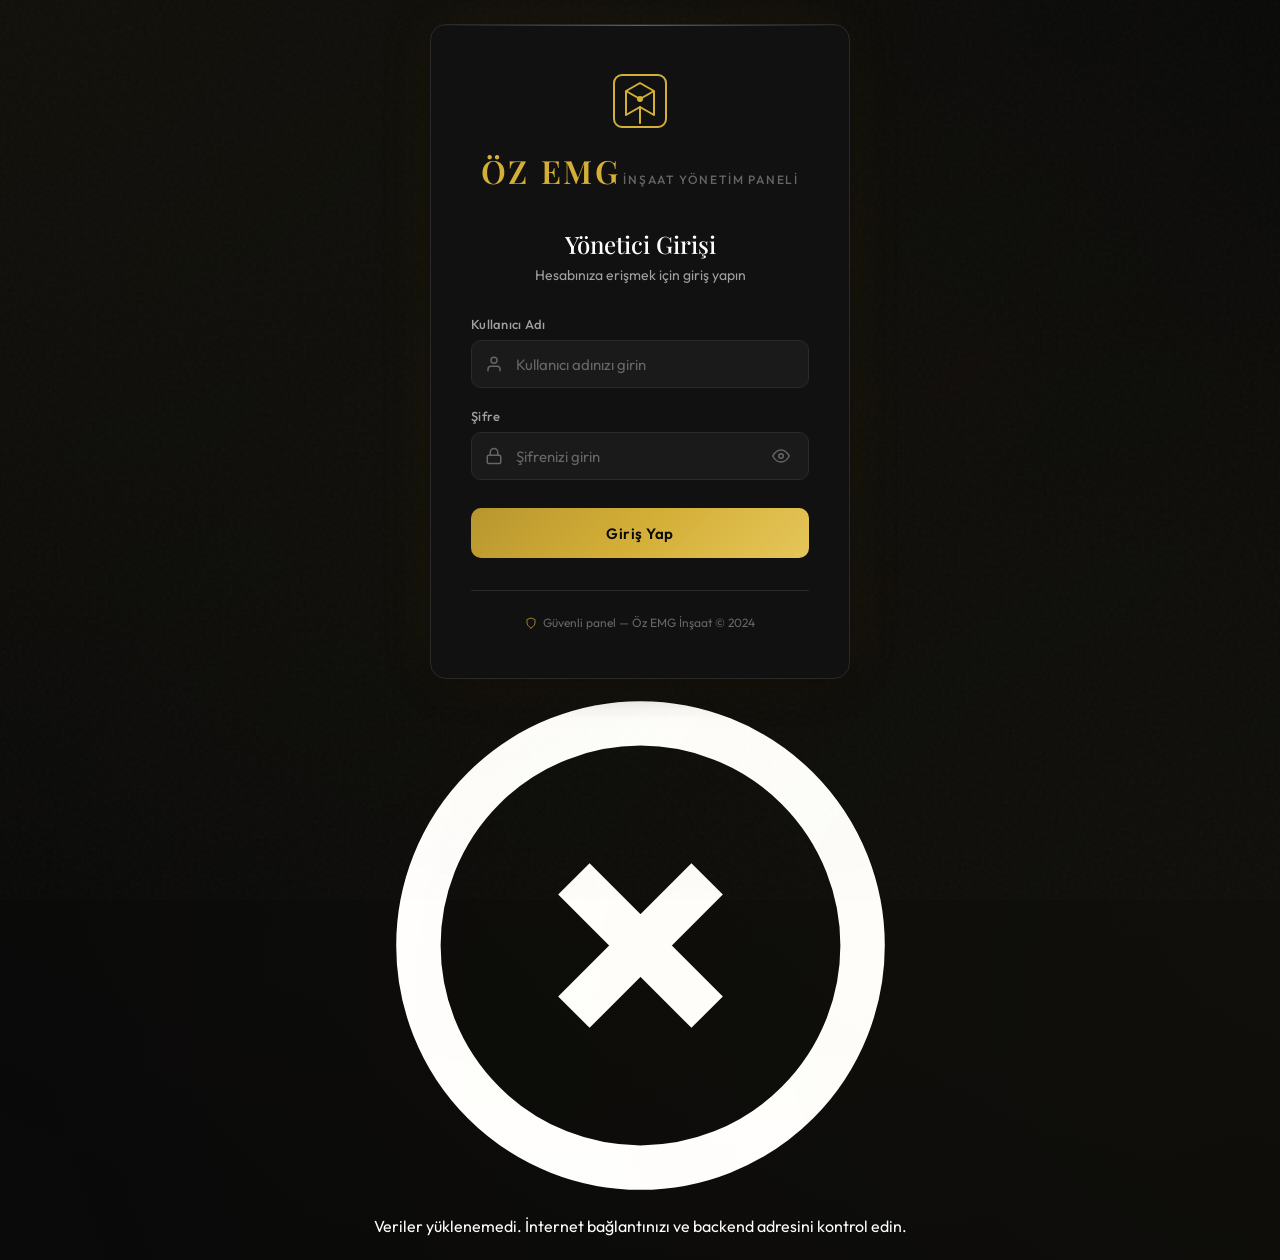
<file: admin/admin-login.html>
<!DOCTYPE html>
<html lang="tr">
<head>
    <meta charset="UTF-8">
    <meta name="viewport" content="width=device-width, initial-scale=1.0">
    <meta name="description" content="ÖZ EMG İnşaat Yönetim Paneli - Yönetici Girişi">
    <title>Yönetici Girişi — ÖZ EMG İnşaat</title>
    <link rel="preconnect" href="https://fonts.googleapis.com">
    <link rel="preconnect" href="https://fonts.gstatic.com" crossorigin>
    <link href="https://fonts.googleapis.com/css2?family=Outfit:wght@300;400;500;600;700&family=Playfair+Display:wght@400;500;600;700&display=swap" rel="stylesheet">
    <style>
        *, *::before, *::after {
            margin: 0;
            padding: 0;
            box-sizing: border-box;
        }

        :root {
            --color-bg: #0a0a0a;
            --color-bg-card: #111111;
            --color-bg-input: #1a1a1a;
            --color-bg-input-hover: #222222;
            --color-bg-input-focus: #1a1a1a;
            --color-border: #2a2a2a;
            --color-border-focus: #d4af37;
            --color-gold: #d4af37;
            --color-gold-light: #e5c65a;
            --color-gold-dark: #b8962e;
            --color-text-primary: #ffffff;
            --color-text-secondary: #a0a0a0;
            --color-text-muted: #666666;
            --color-error: #ef4444;
            --color-error-bg: rgba(239, 68, 68, 0.1);
            --font-sans: 'Outfit', -apple-system, BlinkMacSystemFont, 'Segoe UI', sans-serif;
            --font-serif: 'Playfair Display', Georgia, serif;
            --radius-sm: 6px;
            --radius-md: 10px;
            --radius-lg: 16px;
            --shadow-sm: 0 2px 8px rgba(0, 0, 0, 0.3);
            --shadow-md: 0 8px 32px rgba(0, 0, 0, 0.4);
            --shadow-gold: 0 0 60px rgba(212, 175, 55, 0.08);
            --transition-fast: 150ms ease;
            --transition-normal: 250ms ease;
        }

        html {
            font-size: 16px;
            -webkit-font-smoothing: antialiased;
            -moz-osx-font-smoothing: grayscale;
        }

        body {
            font-family: var(--font-sans);
            background-color: var(--color-bg);
            color: var(--color-text-primary);
            min-height: 100vh;
            display: flex;
            flex-direction: column;
            align-items: center;
            justify-content: center;
            padding: 24px;
            overflow-x: hidden;
        }

        /* Background Effects */
        body::before {
            content: '';
            position: fixed;
            top: -50%;
            left: -50%;
            width: 200%;
            height: 200%;
            background: 
                radial-gradient(ellipse at 20% 20%, rgba(212, 175, 55, 0.04) 0%, transparent 50%),
                radial-gradient(ellipse at 80% 80%, rgba(212, 175, 55, 0.03) 0%, transparent 50%),
                radial-gradient(ellipse at 50% 50%, rgba(212, 175, 55, 0.02) 0%, transparent 70%);
            pointer-events: none;
            z-index: 0;
        }

        /* Noise Texture Overlay */
        body::after {
            content: '';
            position: fixed;
            top: 0;
            left: 0;
            width: 100%;
            height: 100%;
            background-image: url("data:image/svg+xml,%3Csvg viewBox='0 0 256 256' xmlns='http://www.w3.org/2000/svg'%3E%3Cfilter id='noise'%3E%3CfeTurbulence type='fractalNoise' baseFrequency='0.9' numOctaves='4' stitchTiles='stitch'/%3E%3C/filter%3E%3Crect width='100%25' height='100%25' filter='url(%23noise)'/%3E%3C/svg%3E");
            opacity: 0.03;
            pointer-events: none;
            z-index: 0;
        }

        /* Main Container */
        .login-container {
            position: relative;
            z-index: 1;
            width: 100%;
            max-width: 420px;
            animation: fadeInUp 0.6s ease-out;
        }

        @keyframes fadeInUp {
            from {
                opacity: 0;
                transform: translateY(20px);
            }
            to {
                opacity: 1;
                transform: translateY(0);
            }
        }

        /* Login Card */
        .login-card {
            background: var(--color-bg-card);
            border: 1px solid var(--color-border);
            border-radius: var(--radius-lg);
            padding: 48px 40px;
            box-shadow: var(--shadow-md), var(--shadow-gold);
            position: relative;
            overflow: hidden;
        }

        .login-card::before {
            content: '';
            position: absolute;
            top: 0;
            left: 0;
            right: 0;
            height: 1px;
            background: linear-gradient(90deg, transparent, var(--color-gold), transparent);
            opacity: 0.5;
        }

        /* Logo Area */
        .logo-area {
            text-align: center;
            margin-bottom: 36px;
        }

        .logo-icon {
            width: 56px;
            height: 56px;
            margin: 0 auto 16px;
            color: var(--color-gold);
        }

        .logo-text {
            display: block;
        }

        .logo-title {
            font-family: var(--font-serif);
            font-size: 2rem;
            font-weight: 600;
            color: var(--color-gold);
            letter-spacing: 0.08em;
            margin-bottom: 4px;
        }

        .logo-subtitle {
            font-size: 0.75rem;
            font-weight: 500;
            color: var(--color-text-muted);
            letter-spacing: 0.15em;
            text-transform: uppercase;
        }

        /* Title Section */
        .title-section {
            text-align: center;
            margin-bottom: 32px;
        }

        .login-title {
            font-family: var(--font-serif);
            font-size: 1.5rem;
            font-weight: 500;
            color: var(--color-text-primary);
            margin-bottom: 6px;
        }

        .login-subtitle {
            font-size: 0.875rem;
            color: var(--color-text-secondary);
        }

        /* Error Message */
        .error-message {
            display: none;
            align-items: center;
            gap: 10px;
            background: var(--color-error-bg);
            border: 1px solid rgba(239, 68, 68, 0.3);
            border-radius: var(--radius-md);
            padding: 12px 14px;
            margin-bottom: 20px;
            animation: shake 0.4s ease;
        }

        .error-message.visible {
            display: flex;
        }

        .error-message svg {
            flex-shrink: 0;
            width: 18px;
            height: 18px;
            color: var(--color-error);
        }

        .error-message-text {
            font-size: 0.875rem;
            color: var(--color-error);
            line-height: 1.4;
        }

        @keyframes shake {
            0%, 100% { transform: translateX(0); }
            20% { transform: translateX(-6px); }
            40% { transform: translateX(6px); }
            60% { transform: translateX(-4px); }
            80% { transform: translateX(4px); }
        }

        /* Form */
        .login-form {
            display: flex;
            flex-direction: column;
            gap: 20px;
        }

        .form-group {
            display: flex;
            flex-direction: column;
            gap: 8px;
        }

        .form-label {
            font-size: 0.8125rem;
            font-weight: 500;
            color: var(--color-text-secondary);
            letter-spacing: 0.02em;
        }

        .input-wrapper {
            position: relative;
            display: flex;
            align-items: center;
        }

        .input-icon {
            position: absolute;
            left: 14px;
            width: 18px;
            height: 18px;
            color: var(--color-text-muted);
            pointer-events: none;
            transition: color var(--transition-fast);
        }

        .form-input {
            width: 100%;
            height: 48px;
            background: var(--color-bg-input);
            border: 1px solid var(--color-border);
            border-radius: var(--radius-md);
            padding: 0 14px 0 44px;
            font-family: var(--font-sans);
            font-size: 0.9375rem;
            color: var(--color-text-primary);
            transition: all var(--transition-fast);
        }

        .form-input::placeholder {
            color: var(--color-text-muted);
        }

        .form-input:hover {
            background: var(--color-bg-input-hover);
            border-color: #333333;
        }

        .form-input:focus {
            outline: none;
            background: var(--color-bg-input-focus);
            border-color: var(--color-gold);
            box-shadow: 0 0 0 3px rgba(212, 175, 55, 0.1);
        }

        .form-input:focus + .input-icon,
        .form-input:focus ~ .input-icon {
            color: var(--color-gold);
        }

        /* Password Input Specific */
        .password-wrapper .form-input {
            padding-right: 48px;
        }

        .password-toggle {
            position: absolute;
            right: 12px;
            width: 32px;
            height: 32px;
            display: flex;
            align-items: center;
            justify-content: center;
            background: transparent;
            border: none;
            border-radius: var(--radius-sm);
            color: var(--color-text-muted);
            cursor: pointer;
            transition: all var(--transition-fast);
        }

        .password-toggle:hover {
            color: var(--color-text-secondary);
            background: rgba(255, 255, 255, 0.05);
        }

        .password-toggle:focus {
            outline: none;
            color: var(--color-gold);
        }

        .password-toggle svg {
            width: 18px;
            height: 18px;
        }

        .password-toggle .eye-off,
        .password-toggle .error-icon {
            display: none;
        }

        .password-toggle.show-password .eye-open {
            display: none;
        }

        .password-toggle.show-password .eye-off {
            display: block;
        }

        /* Submit Button */
        .submit-btn {
            height: 50px;
            background: linear-gradient(135deg, var(--color-gold-dark) 0%, var(--color-gold) 50%, var(--color-gold-light) 100%);
            border: none;
            border-radius: var(--radius-md);
            font-family: var(--font-sans);
            font-size: 0.9375rem;
            font-weight: 600;
            color: #0a0a0a;
            letter-spacing: 0.03em;
            cursor: pointer;
            transition: all var(--transition-normal);
            position: relative;
            overflow: hidden;
            margin-top: 8px;
        }

        .submit-btn::before {
            content: '';
            position: absolute;
            top: 0;
            left: -100%;
            width: 100%;
            height: 100%;
            background: linear-gradient(90deg, transparent, rgba(255, 255, 255, 0.2), transparent);
            transition: left 0.5s ease;
        }

        .submit-btn:hover {
            transform: translateY(-1px);
            box-shadow: 0 6px 20px rgba(212, 175, 55, 0.35);
        }

        .submit-btn:hover::before {
            left: 100%;
        }

        .submit-btn:active {
            transform: translateY(0);
        }

        .submit-btn:focus {
            outline: none;
            box-shadow: 0 0 0 3px rgba(212, 175, 55, 0.3), 0 6px 20px rgba(212, 175, 55, 0.35);
        }

        .submit-btn:disabled {
            opacity: 0.7;
            cursor: not-allowed;
            transform: none;
        }

        .submit-btn.loading {
            color: transparent;
        }

        .submit-btn.loading::after {
            content: '';
            position: absolute;
            top: 50%;
            left: 50%;
            width: 20px;
            height: 20px;
            margin: -10px 0 0 -10px;
            border: 2px solid rgba(10, 10, 10, 0.3);
            border-top-color: #0a0a0a;
            border-radius: 50%;
            animation: spin 0.8s linear infinite;
        }

        @keyframes spin {
            to { transform: rotate(360deg); }
        }

        /* Footer */
        .login-footer {
            text-align: center;
            margin-top: 32px;
            padding-top: 24px;
            border-top: 1px solid var(--color-border);
        }

        .footer-text {
            font-size: 0.75rem;
            color: var(--color-text-muted);
            display: flex;
            align-items: center;
            justify-content: center;
            gap: 6px;
        }

        .footer-text svg {
            width: 12px;
            height: 12px;
            color: var(--color-gold);
            opacity: 0.7;
        }

        /* Responsive */
        @media (max-width: 480px) {
            body {
                padding: 16px;
            }

            .login-card {
                padding: 32px 24px;
            }

            .logo-icon {
                width: 48px;
                height: 48px;
            }

            .logo-title {
                font-size: 1.75rem;
            }

            .login-title {
                font-size: 1.25rem;
            }
        }

        /* Focus Visible for Accessibility */
        :focus-visible {
            outline: 2px solid var(--color-gold);
            outline-offset: 2px;
        }

        /* Selection */
        ::selection {
            background: rgba(212, 175, 55, 0.3);
            color: var(--color-text-primary);
        }

        /* Scrollbar */
        ::-webkit-scrollbar {
            width: 8px;
            height: 8px;
        }

        ::-webkit-scrollbar-track {
            background: var(--color-bg);
        }

        ::-webkit-scrollbar-thumb {
            background: var(--color-border);
            border-radius: 4px;
        }

        ::-webkit-scrollbar-thumb:hover {
            background: #3a3a3a;
        }
    </style>
</head>
<body>
    <div class="login-container">
        <div class="login-card">
            <!-- Logo Area -->
            <div class="logo-area">
                <svg class="logo-icon" viewBox="0 0 56 56" fill="none" xmlns="http://www.w3.org/2000/svg">
                    <rect x="2" y="2" width="52" height="52" rx="8" stroke="currentColor" stroke-width="2"/>
                    <path d="M14 42V18L28 10L42 18V42L28 34L14 42Z" stroke="currentColor" stroke-width="2" stroke-linejoin="round"/>
                    <path d="M28 34V50" stroke="currentColor" stroke-width="2" stroke-linecap="round"/>
                    <path d="M14 18L28 26L42 18" stroke="currentColor" stroke-width="2" stroke-linejoin="round"/>
                    <circle cx="28" cy="26" r="3" fill="currentColor"/>
                </svg>
                <div class="logo-text">
                    <span class="logo-title">ÖZ EMG</span>
                    <span class="logo-subtitle">İnşaat Yönetim Paneli</span>
                </div>
            </div>

            <!-- Title Section -->
            <div class="title-section">
                <h1 class="login-title">Yönetici Girişi</h1>
                <p class="login-subtitle">Hesabınıza erişmek için giriş yapın</p>
            </div>

            <!-- Error Message -->
            <div class="error-message" id="errorMessage" role="alert">
                <svg viewBox="0 0 24 24" fill="none" stroke="currentColor" stroke-width="2" stroke-linecap="round" stroke-linejoin="round">
                    <circle cx="12" cy="12" r="10"/>
                    <line x1="15" y1="9" x2="9" y2="15"/>
                    <line x1="9" y1="9" x2="15" y2="15"/>
                </svg>
                <span class="error-message-text" id="errorText">Hata mesajı burada görünecek</span>
            </div>

            <!-- Login Form -->
            <form class="login-form" id="loginForm" novalidate>
                <!-- Username Field -->
                <div class="form-group">
                    <label class="form-label" for="username">Kullanıcı Adı</label>
                    <div class="input-wrapper">
                        <input 
                            type="text" 
                            id="username" 
                            name="username" 
                            class="form-input" 
                            placeholder="Kullanıcı adınızı girin"
                            autocomplete="username"
                            required
                        >
                        <svg class="input-icon" viewBox="0 0 24 24" fill="none" stroke="currentColor" stroke-width="2" stroke-linecap="round" stroke-linejoin="round">
                            <path d="M20 21v-2a4 4 0 0 0-4-4H8a4 4 0 0 0-4 4v2"/>
                            <circle cx="12" cy="7" r="4"/>
                        </svg>
                    </div>
                </div>

                <!-- Password Field -->
                <div class="form-group">
                    <label class="form-label" for="password">Şifre</label>
                    <div class="input-wrapper password-wrapper">
                        <input 
                            type="password" 
                            id="password" 
                            name="password" 
                            class="form-input" 
                            placeholder="Şifrenizi girin"
                            autocomplete="current-password"
                            required
                        >
                        <svg class="input-icon" viewBox="0 0 24 24" fill="none" stroke="currentColor" stroke-width="2" stroke-linecap="round" stroke-linejoin="round">
                            <rect x="3" y="11" width="18" height="11" rx="2" ry="2"/>
                            <path d="M7 11V7a5 5 0 0 1 10 0v4"/>
                        </svg>
                        <button type="button" class="password-toggle" id="passwordToggle" aria-label="Şifreyi göster/gizle">
                            <!-- Eye Open Icon -->
                            <svg class="eye-open" viewBox="0 0 24 24" fill="none" stroke="currentColor" stroke-width="2" stroke-linecap="round" stroke-linejoin="round">
                                <path d="M1 12s4-8 11-8 11 8 11 8-4 8-11 8-11-8-11-8z"/>
                                <circle cx="12" cy="12" r="3"/>
                            </svg>
                            <!-- Eye Off Icon -->
                            <svg class="eye-off" viewBox="0 0 24 24" fill="none" stroke="currentColor" stroke-width="2" stroke-linecap="round" stroke-linejoin="round">
                                <path d="M17.94 17.94A10.07 10.07 0 0 1 12 20c-7 0-11-8-11-8a18.45 18.45 0 0 1 5.06-5.94M9.9 4.24A9.12 9.12 0 0 1 12 4c7 0 11 8 11 8a18.5 18.5 0 0 1-2.16 3.19m-6.72-1.07a3 3 0 1 1-4.24-4.24"/>
                                <line x1="1" y1="1" x2="23" y2="23"/>
                            </svg>
                        </button>
                    </div>
                </div>

                <!-- Submit Button -->
                <button type="submit" class="submit-btn" id="submitBtn">
                    Giriş Yap
                </button>
            </form>

            <!-- Footer -->
            <div class="login-footer">
                <p class="footer-text">
                    <svg viewBox="0 0 24 24" fill="none" stroke="currentColor" stroke-width="2" stroke-linecap="round" stroke-linejoin="round">
                        <path d="M12 22s8-4 8-10V5l-8-3-8 3v7c0 6 8 10 8 10z"/>
                    </svg>
                    Güvenli panel — Öz EMG İnşaat © 2024
                </p>
            </div>
        </div>
    </div>

    <!-- Inline JavaScript -->
    <script src="../js/api-config.js"></script>
    <script>
        (function() {
            'use strict';

            // ============================================
            // DOM Elements
            // ============================================
            const loginForm = document.getElementById('loginForm');
            const usernameInput = document.getElementById('username');
            const passwordInput = document.getElementById('password');
            const passwordToggle = document.getElementById('passwordToggle');
            const submitBtn = document.getElementById('submitBtn');
            const errorMessage = document.getElementById('errorMessage');
            const errorText = document.getElementById('errorText');

            // ============================================
            // Password Toggle Functionality
            // ============================================
            passwordToggle.addEventListener('click', function() {
                const type = passwordInput.getAttribute('type') === 'password' ? 'text' : 'password';
                passwordInput.setAttribute('type', type);
                this.classList.toggle('show-password', type === 'text');
            });

            // ============================================
            // Error Display Helper
            // ============================================
            function showError(message) {
                errorText.textContent = message;
                errorMessage.classList.add('visible');
                
                // Announce to screen readers
                errorMessage.setAttribute('aria-live', 'polite');
            }

            function hideError() {
                errorMessage.classList.remove('visible');
            }

            // ============================================
            // Form Validation
            // ============================================
            function validateForm(username, password) {
                if (!username || username.trim() === '') {
                    return { valid: false, message: 'Kullanıcı adı boş bırakılamaz.' };
                }
                if (!password || password === '') {
                    return { valid: false, message: 'Şifre boş bırakılamaz.' };
                }
                return { valid: true };
            }

            // ============================================
            // Loading State Management
            // ============================================
            function setLoadingState(loading) {
                if (loading) {
                    submitBtn.classList.add('loading');
                    submitBtn.disabled = true;
                    usernameInput.disabled = true;
                    passwordInput.disabled = true;
                    passwordToggle.disabled = true;
                } else {
                    submitBtn.classList.remove('loading');
                    submitBtn.disabled = false;
                    usernameInput.disabled = false;
                    passwordInput.disabled = false;
                    passwordToggle.disabled = false;
                }
            }

            // ============================================
            // Admin Login Handler
            // ============================================
            async function handleLogin(username, password) {
                try {
                    // Check if Admin object exists
                    if (typeof Admin === 'undefined') {
                        throw new Error('Admin sistemi yüklenemedi. Lütfen sayfayı yenileyin.');
                    }

                    // Attempt login
                    const result = await Admin.login(username.trim(), password);

                    if (result.ok) {
                        // Redirect on success
                        window.location.href = 'admin-dashboard.html';
                    } else {
                        throw new Error(result.msg || 'Giriş başarısız oldu.');
                    }
                } catch (error) {
                    throw error;
                }
            }

            // ============================================
            // Form Submit Handler
            // ============================================
            loginForm.addEventListener('submit', async function(e) {
                e.preventDefault();
                hideError();

                const username = usernameInput.value;
                const password = passwordInput.value;

                // Validate form
                const validation = validateForm(username, password);
                if (!validation.valid) {
                    showError(validation.message);
                    return;
                }

                // Set loading state
                setLoadingState(true);

                try {
                    await handleLogin(username, password);
                } catch (error) {
                    showError(error.message || 'Giriş yapılırken bir hata oluştu.');
                    setLoadingState(false);
                }
            });

            // ============================================
            // Clear error on input
            // ============================================
            usernameInput.addEventListener('input', hideError);
            passwordInput.addEventListener('input', hideError);

            // ============================================
            // Initialize Admin System & Session Check
            // ============================================
            async function initialize() {
                try {
                    // Load Admin JS
                    await loadScript('../admin/js/admin.js');

                    // Wait for Admin to be available
                    let attempts = 0;
                    const maxAttempts = 50;
                    
                    while (typeof Admin === 'undefined' && attempts < maxAttempts) {
                        await sleep(100);
                        attempts++;
                    }

                    if (typeof Admin === 'undefined') {
                        console.warn('Admin nesnesi yüklenemedi, manuel başlatma deneniyor...');
                        return;
                    }

                    // Initialize all data
                    if (typeof Admin.initAllData === 'function') {
                        Admin.initAllData();
                    }

                    // Check existing session
                    if (typeof Admin.getSession === 'function') {
                        const session = Admin.getSession();
                        if (session && session.userId) {
                            // Already logged in, redirect
                            window.location.href = 'admin-dashboard.html';
                        }
                    }
                } catch (error) {
                    console.error('Başlatma hatası:', error);
                    // Don't block the page load, user can still try to login
                }
            }

            // ============================================
            // Utility Functions
            // ============================================
            function loadScript(src) {
                return new Promise((resolve, reject) => {
                    const script = document.createElement('script');
                    script.src = src;
                    script.async = true;
                    script.onload = resolve;
                    script.onerror = () => {
                        // Script might already be loaded, resolve anyway
                        resolve();
                    };
                    document.head.appendChild(script);
                });
            }

            function sleep(ms) {
                return new Promise(resolve => setTimeout(resolve, ms));
            }

            // ============================================
            // Start Initialization
            // ============================================
            initialize();

        })();
    </script>
</body>
</html>
</file>
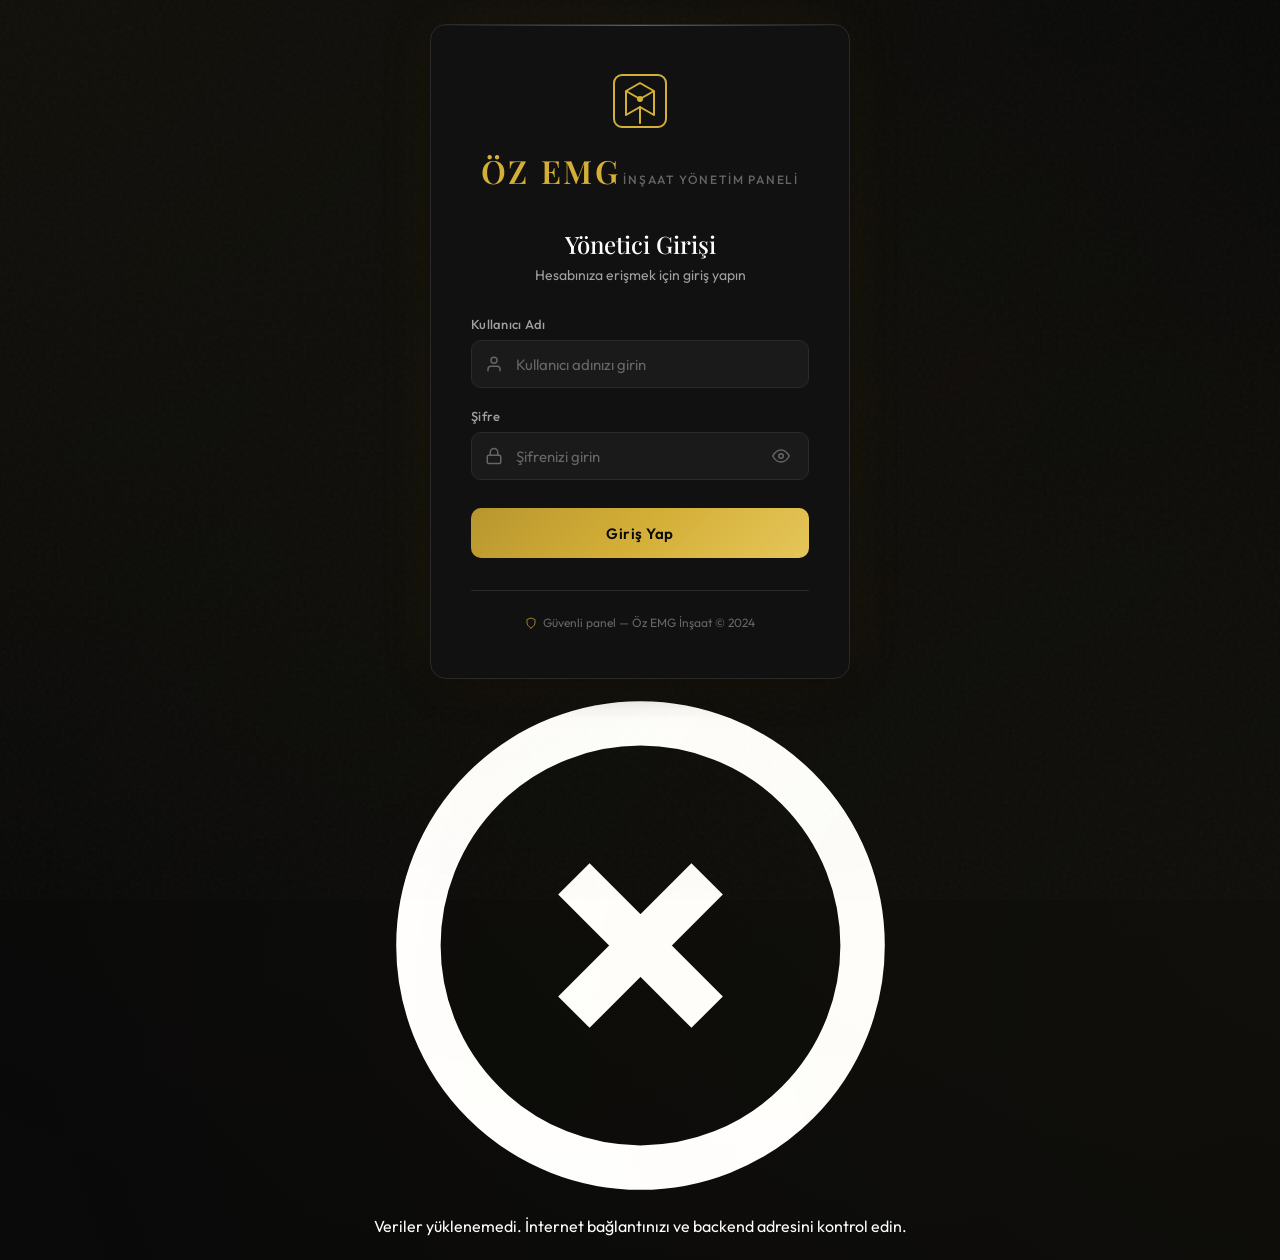
<file: admin/admin-messages.html>
<!DOCTYPE html>
<html lang="tr">
<head>
  <meta charset="UTF-8">
  <meta name="viewport" content="width=device-width, initial-scale=1.0">
  <title>Mesajlar — Öz EMG İnşaat Yönetim</title>
  <link rel="stylesheet" href="css/admin.css">
  <!-- Fonts -->
  <link href="https://fonts.googleapis.com/css2?family=Playfair+Display:wght@600;700&family=Outfit:wght@400;500;600;700&display=swap" rel="stylesheet">
  <style>
    /* Messages Page Specific Styles */
    .filter-tabs {
      display: flex;
      gap: 0.5rem;
      padding: 0 1.5rem 1rem;
      border-bottom: 1px solid var(--border-subtle);
      flex-wrap: wrap;
    }
    .filter-tab {
      padding: 0.5rem 1.2rem;
      border-radius: 50px;
      font-size: 0.85rem;
      font-weight: 500;
      color: var(--text-muted);
      border: 1px solid var(--border-subtle);
      cursor: pointer;
      transition: all var(--t) var(--ease);
      background: transparent;
    }
    .filter-tab:hover {
      border-color: var(--gold-primary);
      color: var(--gold-primary);
    }
    .filter-tab.active {
      background: var(--gold-primary);
      color: var(--bg-primary);
      border-color: var(--gold-primary);
      font-weight: 600;
    }
    
    /* Message List */
    .message-list {
      padding: 0;
    }
    .message-item {
      display: flex;
      align-items: flex-start;
      gap: 1rem;
      padding: 1.2rem 1.5rem;
      border-bottom: 1px solid rgba(255,255,255,0.03);
      cursor: pointer;
      transition: all var(--t) var(--ease);
    }
    .message-item:last-child {
      border-bottom: none;
    }
    .message-item:hover {
      background: rgba(255,255,255,0.02);
    }
    .message-item.unread {
      background: rgba(212,175,55,0.04);
      border-left: 3px solid var(--gold-primary);
      padding-left: calc(1.5rem - 3px);
    }
    
    .message-avatar {
      width: 46px;
      height: 46px;
      border-radius: 50%;
      display: flex;
      align-items: center;
      justify-content: center;
      font-family: var(--font-serif);
      font-weight: 700;
      font-size: 1rem;
      color: var(--bg-primary);
      flex-shrink: 0;
    }
    .message-avatar.grad-1 { background: linear-gradient(135deg, #d4af37, #b8860b); }
    .message-avatar.grad-2 { background: linear-gradient(135deg, #3498db, #2980b9); }
    .message-avatar.grad-3 { background: linear-gradient(135deg, #27ae60, #1e8449); }
    .message-avatar.grad-4 { background: linear-gradient(135deg, #e74c3c, #c0392b); }
    .message-avatar.grad-5 { background: linear-gradient(135deg, #9b59b6, #8e44ad); }
    
    .message-content {
      flex: 1;
      min-width: 0;
    }
    .message-header {
      display: flex;
      align-items: center;
      gap: 0.6rem;
      flex-wrap: wrap;
      margin-bottom: 0.3rem;
    }
    .message-name {
      font-weight: 600;
      color: var(--text-primary);
      font-size: 0.95rem;
    }
    .message-phone {
      font-size: 0.8rem;
      color: var(--text-muted);
    }
    .message-service {
      display: inline-flex;
      align-items: center;
      padding: 0.15rem 0.6rem;
      border-radius: 50px;
      font-size: 0.68rem;
      font-weight: 600;
      letter-spacing: 0.04em;
    }
    .message-service.gold { background: rgba(212,175,55,0.15); color: var(--gold-primary); border: 1px solid rgba(212,175,55,0.25); }
    .message-service.info { background: rgba(52,152,219,0.15); color: var(--info); border: 1px solid rgba(52,152,219,0.25); }
    .message-service.success { background: rgba(39,174,96,0.15); color: var(--success); border: 1px solid rgba(39,174,96,0.25); }
    .message-service.warning { background: rgba(243,156,18,0.15); color: var(--warning); border: 1px solid rgba(243,156,18,0.25); }
    .message-service.danger { background: rgba(231,76,60,0.15); color: var(--danger); border: 1px solid rgba(231,76,60,0.25); }
    
    .message-preview {
      font-size: 0.85rem;
      color: var(--text-muted);
      line-height: 1.4;
      overflow: hidden;
      text-overflow: ellipsis;
      white-space: nowrap;
      max-width: 500px;
    }
    .message-time {
      font-size: 0.72rem;
      color: var(--text-muted);
      margin-top: 0.3rem;
    }
    
    .message-status {
      display: flex;
      flex-direction: column;
      align-items: flex-end;
      gap: 0.6rem;
      flex-shrink: 0;
    }
    .status-dot {
      width: 10px;
      height: 10px;
      border-radius: 50%;
      flex-shrink: 0;
    }
    .status-dot.unread {
      background: var(--danger);
      box-shadow: 0 0 8px rgba(231,76,60,0.5);
    }
    .status-dot.read {
      background: var(--text-muted);
      opacity: 0.4;
    }
    .message-actions {
      display: flex;
      gap: 0.4rem;
      opacity: 0;
      transition: opacity var(--t);
    }
    .message-item:hover .message-actions {
      opacity: 1;
    }
    .action-btn {
      width: 30px;
      height: 30px;
      display: flex;
      align-items: center;
      justify-content: center;
      border-radius: 6px;
      border: 1px solid var(--border-subtle);
      color: var(--text-muted);
      transition: all var(--t);
      background: var(--bg-card);
    }
    .action-btn:hover {
      border-color: var(--gold-primary);
      color: var(--gold-primary);
      background: rgba(212,175,55,0.08);
    }
    .action-btn.danger:hover {
      border-color: var(--danger);
      color: var(--danger);
      background: rgba(231,76,60,0.08);
    }
    .action-btn svg {
      width: 14px;
      height: 14px;
    }
    
    /* Modal Detail Styles */
    .msg-detail-header {
      display: flex;
      align-items: center;
      gap: 1rem;
      margin-bottom: 1.5rem;
      padding-bottom: 1.2rem;
      border-bottom: 1px solid var(--border-subtle);
    }
    .msg-detail-avatar {
      width: 52px;
      height: 52px;
      border-radius: 50%;
      display: flex;
      align-items: center;
      justify-content: center;
      font-family: var(--font-serif);
      font-weight: 700;
      font-size: 1.1rem;
      color: var(--bg-primary);
      flex-shrink: 0;
    }
    .msg-detail-info h3 {
      font-family: var(--font-serif);
      font-size: 1.15rem;
      margin-bottom: 0.25rem;
    }
    .msg-detail-info p {
      font-size: 0.82rem;
      color: var(--text-muted);
    }
    
    .msg-detail-grid {
      display: grid;
      grid-template-columns: repeat(2, 1fr);
      gap: 1rem;
      margin-bottom: 1.5rem;
    }
    .msg-detail-field {
      padding: 0.8rem 1rem;
      background: var(--bg-tertiary);
      border-radius: var(--radius-sm);
      border: 1px solid var(--border-subtle);
    }
    .msg-detail-field.full-width {
      grid-column: 1 / -1;
    }
    .msg-detail-field label {
      display: block;
      font-size: 0.7rem;
      font-weight: 600;
      letter-spacing: 0.1em;
      text-transform: uppercase;
      color: var(--text-muted);
      margin-bottom: 0.35rem;
    }
    .msg-detail-field p {
      font-size: 0.9rem;
      color: var(--text-primary);
      word-break: break-word;
    }
    
    .msg-detail-message {
      padding: 1.2rem;
      background: var(--bg-tertiary);
      border-radius: var(--radius);
      border: 1px solid var(--border-subtle);
      margin-top: 0.5rem;
    }
    .msg-detail-message label {
      display: block;
      font-size: 0.7rem;
      font-weight: 600;
      letter-spacing: 0.1em;
      text-transform: uppercase;
      color: var(--text-muted);
      margin-bottom: 0.5rem;
    }
    .msg-detail-message p {
      font-size: 0.92rem;
      color: var(--text-secondary);
      line-height: 1.6;
    }
    
    /* Empty State */
    .empty-messages {
      text-align: center;
      padding: 5rem 2rem;
      color: var(--text-muted);
    }
    .empty-messages svg {
      width: 64px;
      height: 64px;
      margin: 0 auto 1.2rem;
      opacity: 0.3;
    }
    .empty-messages h3 {
      font-family: var(--font-serif);
      font-size: 1.15rem;
      color: var(--text-secondary);
      margin-bottom: 0.4rem;
    }
    .empty-messages p {
      font-size: 0.9rem;
    }
    
    /* Unread count badge */
    .unread-count-badge {
      display: inline-flex;
      align-items: center;
      gap: 0.4rem;
      padding: 0.3rem 0.8rem;
      background: rgba(231,76,60,0.1);
      border: 1px solid rgba(231,76,60,0.25);
      border-radius: 50px;
      font-size: 0.78rem;
      color: var(--danger);
      font-weight: 500;
    }
    .unread-count-badge svg {
      width: 14px;
      height: 14px;
    }
    
    /* Result count */
    .result-info {
      padding: 0.6rem 1.5rem;
      font-size: 0.82rem;
      color: var(--text-muted);
      border-bottom: 1px solid rgba(255,255,255,0.03);
      background: rgba(0,0,0,0.2);
    }
    
    /* Sidebar overlay */
    .sidebar-overlay {
      display: none;
      position: fixed;
      inset: 0;
      background: rgba(0,0,0,0.6);
      z-index: 99;
    }
    .sidebar-overlay.active { display: block; }
    
    @media (max-width: 768px) {
      .message-preview { max-width: 200px; }
      .msg-detail-grid { grid-template-columns: 1fr; }
      .message-actions { opacity: 1; }
    }
  </style>
</head>
<body>
  <!-- Sidebar Overlay (mobile) -->
  <div class="sidebar-overlay" id="sidebarOverlay"></div>
  
  <div class="admin-layout">
    <!-- SIDEBAR -->
    <aside class="sidebar" id="sidebar">
      <!-- Logo -->
      <div class="sidebar-logo">
        <svg width="38" height="38" viewBox="0 0 38 38" fill="none" xmlns="http://www.w3.org/2000/svg">
          <rect width="38" height="38" rx="8" fill="url(#logoGrad2)"/>
          <path d="M10 28V16L19 10L29 16V28H23V20H15V28H10Z" fill="#0a0a0a"/>
          <path d="M16 14H22V18H16V14Z" fill="#d4af37"/>
          <rect x="13" y="23" width="4" height="5" fill="#0a0a0a"/>
          <rect x="21" y="23" width="4" height="5" fill="#0a0a0a"/>
          <defs>
            <linearGradient id="logoGrad2" x1="0" y1="0" x2="38" y2="38" gradientUnits="userSpaceOnUse">
              <stop stop-color="#d4af37"/>
              <stop offset="1" stop-color="#b8860b"/>
            </linearGradient>
          </defs>
        </svg>
        <div>
          <div class="sidebar-logo-text">ÖZ EMG</div>
          <div class="sidebar-logo-sub">Yönetim Paneli</div>
        </div>
      </div>
      
      <!-- Navigation -->
      <nav class="sidebar-nav">
        <div class="sidebar-section">
          <div class="sidebar-section-title">Ana Menü</div>
          
          <a href="admin-dashboard.html" class="nav-item">
            <svg viewBox="0 0 24 24" fill="none" stroke="currentColor" stroke-width="2" stroke-linecap="round" stroke-linejoin="round">
              <rect x="3" y="3" width="7" height="7"/><rect x="14" y="3" width="7" height="7"/><rect x="14" y="14" width="7" height="7"/><rect x="3" y="14" width="7" height="7"/>
            </svg>
            Gösterge Paneli
          </a>
          
          <a href="admin-projects.html" class="nav-item">
            <svg viewBox="0 0 24 24" fill="none" stroke="currentColor" stroke-width="2" stroke-linecap="round" stroke-linejoin="round">
              <path d="M2 20h20M4 20V10l8-6 8 6v10"/><path d="M9 20v-6h6v6"/>
            </svg>
            Projeler
            <span class="nav-badge" id="projectBadge" style="display:none;">0</span>
          </a>
          
          <a href="admin-services.html" class="nav-item">
            <svg viewBox="0 0 24 24" fill="none" stroke="currentColor" stroke-width="2" stroke-linecap="round" stroke-linejoin="round">
              <path d="M14.7 6.3a1 1 0 0 0 0 1.4l1.6 1.6a1 1 0 0 0 1.4 0l3.77-3.77a6 6 0 0 1-7.94 7.94l-6.91 6.91a2.12 2.12 0 0 1-3-3l6.91-6.91a6 6 0 0 1 7.94-7.94l-3.76 3.76z"/>
            </svg>
            Hizmetler
          </a>
          
          <a href="admin-messages.html" class="nav-item active">
            <svg viewBox="0 0 24 24" fill="none" stroke="currentColor" stroke-width="2" stroke-linecap="round" stroke-linejoin="round">
              <path d="M21 15a2 2 0 0 1-2 2H7l-4 4V5a2 2 0 0 1 2-2h14a2 2 0 0 1 2 2z"/>
            </svg>
            Mesajlar
            <span class="nav-badge danger" id="msgBadge" style="display:none;">0</span>
          </a>
        </div>
        
        <div class="sidebar-section">
          <div class="sidebar-section-title">İçerik</div>
          
          <a href="admin-references.html" class="nav-item">
            <svg viewBox="0 0 24 24" fill="none" stroke="currentColor" stroke-width="2" stroke-linecap="round" stroke-linejoin="round">
              <polygon points="12 2 15.09 8.26 22 9.27 17 14.14 18.18 21.02 12 17.77 5.82 21.02 7 14.14 2 9.27 8.91 8.26 12 2"/>
            </svg>
            Referanslar
          </a>
          
          <a href="admin-blog.html" class="nav-item">
            <svg viewBox="0 0 24 24" fill="none" stroke="currentColor" stroke-width="2" stroke-linecap="round" stroke-linejoin="round">
              <path d="M4 19.5A2.5 2.5 0 0 1 6.5 17H20"/><path d="M6.5 2H20v20H6.5A2.5 2.5 0 0 1 4 19.5v-15A2.5 2.5 0 0 1 6.5 2z"/>
            </svg>
            Blog
          </a>
        </div>
        
        <div class="sidebar-section">
          <div class="sidebar-section-title">Sistem</div>
          
          <a href="admin-settings.html" class="nav-item">
            <svg viewBox="0 0 24 24" fill="none" stroke="currentColor" stroke-width="2" stroke-linecap="round" stroke-linejoin="round">
              <circle cx="12" cy="12" r="3"/><path d="M19.4 15a1.65 1.65 0 0 0 .33 1.82l.06.06a2 2 0 0 1 0 2.83 2 2 0 0 1-2.83 0l-.06-.06a1.65 1.65 0 0 0-1.82-.33 1.65 1.65 0 0 0-1 1.51V21a2 2 0 0 1-2 2 2 2 0 0 1-2-2v-.09A1.65 1.65 0 0 0 9 19.4a1.65 1.65 0 0 0-1.82.33l-.06.06a2 2 0 0 1-2.83 0 2 2 0 0 1 0-2.83l.06-.06a1.65 1.65 0 0 0 .33-1.82 1.65 1.65 0 0 0-1.51-1H3a2 2 0 0 1-2-2 2 2 0 0 1 2-2h.09A1.65 1.65 0 0 0 4.6 9a1.65 1.65 0 0 0-.33-1.82l-.06-.06a2 2 0 0 1 0-2.83 2 2 0 0 1 2.83 0l.06.06a1.65 1.65 0 0 0 1.82.33H9a1.65 1.65 0 0 0 1-1.51V3a2 2 0 0 1 2-2 2 2 0 0 1 2 2v.09a1.65 1.65 0 0 0 1 1.51 1.65 1.65 0 0 0 1.82-.33l.06-.06a2 2 0 0 1 2.83 0 2 2 0 0 1 0 2.83l-.06.06a1.65 1.65 0 0 0-.33 1.82V9a1.65 1.65 0 0 0 1.51 1H21a2 2 0 0 1 2 2 2 2 0 0 1-2 2h-.09a1.65 1.65 0 0 0-1.51 1z"/>
            </svg>
            Ayarlar
          </a>
        </div>
      </nav>
      
      <!-- Sidebar Footer -->
      <div class="sidebar-footer">
        <div class="sidebar-user">
          <div class="sidebar-user-avatar" id="userAvatar">Y</div>
          <div class="sidebar-user-info">
            <div class="sidebar-user-name" id="userName">Yönetici</div>
            <div class="sidebar-user-role">Admin</div>
          </div>
        </div>
        <button class="btn-logout" onclick="Admin.logout()">
          <svg viewBox="0 0 24 24" fill="none" stroke="currentColor" stroke-width="2" stroke-linecap="round" stroke-linejoin="round">
            <path d="M9 21H5a2 2 0 0 1-2-2V5a2 2 0 0 1 2-2h4"/><polyline points="16 17 21 12 16 7"/><line x1="21" y1="12" x2="9" y2="12"/>
          </svg>
          Çıkış Yap
        </button>
      </div>
    </aside>
    
    <!-- MAIN CONTENT -->
    <main class="main-content">
      <!-- TOPBAR -->
      <header class="topbar">
        <div class="topbar-left">
          <button class="topbar-toggle" id="sidebarToggle" aria-label="Menüyü Aç">
            <svg viewBox="0 0 24 24" fill="none" stroke="currentColor" stroke-width="2" stroke-linecap="round" stroke-linejoin="round">
              <line x1="3" y1="12" x2="21" y2="12"/><line x1="3" y1="6" x2="21" y2="6"/><line x1="3" y1="18" x2="21" y2="18"/>
            </svg>
          </button>
          <div class="topbar-title">
            Mesajlar <span>•</span> <span id="topbarSiteName">Öz EMG İnşaat</span>
          </div>
        </div>
        <div class="topbar-right">
          <div class="topbar-time" id="currentTime">—</div>
        </div>
      </header>
      
      <!-- PAGE CONTENT -->
      <div class="page-content">
        <!-- Page Header -->
        <div class="page-header">
          <div class="page-header-text">
            <h1>Gelen Mesajlar</h1>
            <p id="pageSubtitle">Gelen kutusu yükleniyor...</p>
          </div>
          <div class="page-header-actions">
            <!-- Filter buttons are in the card -->
          </div>
        </div>
        
        <!-- Messages Card -->
        <div class="card">
          <!-- Card Header with title -->
          <div class="card-header">
            <div class="card-title">
              <svg viewBox="0 0 24 24" fill="none" stroke="currentColor" stroke-width="2" stroke-linecap="round" stroke-linejoin="round">
                <path d="M21 15a2 2 0 0 1-2 2H7l-4 4V5a2 2 0 0 1 2-2h14a2 2 0 0 1 2 2z"/>
              </svg>
              Tüm Mesajlar
            </div>
            <div class="filter-tabs" style="padding: 0; border: none; margin: 0;">
              <button class="filter-tab active" data-filter="all">Tümü</button>
              <button class="filter-tab" data-filter="unread">Okunmamış</button>
              <button class="filter-tab" data-filter="read">Okunmuş</button>
            </div>
          </div>
          
          <!-- Filter Tabs -->
          <div class="filter-tabs" id="filterTabs">
            <button class="filter-tab active" data-filter="all">Tümü</button>
            <button class="filter-tab" data-filter="unread">Okunmamış</button>
            <button class="filter-tab" data-filter="read">Okunmuş</button>
          </div>
          
          <!-- Result Info -->
          <div class="result-info" id="resultInfo" style="display: none;"></div>
          
          <!-- Message List -->
          <div class="message-list" id="messageList">
            <!-- Messages will be rendered here -->
          </div>
        </div>
      </div>
    </main>
  </div>
  
  <!-- Message Detail Modal -->
  <div class="modal-overlay" id="msgDetailModal">
    <div class="modal modal-lg">
      <div class="modal-header">
        <span class="modal-title">Mesaj Detayı</span>
        <button class="modal-close" onclick="Admin.closeModal('msgDetailModal')">
          <svg viewBox="0 0 24 24" fill="none" stroke="currentColor" stroke-width="2"><path d="M18 6L6 18M6 6l12 12"/></svg>
        </button>
      </div>
      <div class="modal-body" id="msgDetailBody">
        <!-- Message details will be rendered here -->
      </div>
      <div class="modal-footer" id="msgDetailFooter">
        <button class="btn btn--outline btn--sm" onclick="Admin.closeModal('msgDetailModal')">Kapat</button>
      </div>
    </div>
  </div>
  
  <!-- Toast Container -->
  <div class="toast-container" id="toastContainer"></div>
  
  <script src="../js/api-config.js"></script>
  <script src="js/admin.js"></script>
  <script>
    // ==========================================
    // Messages Page Scripts
    // ==========================================
    
    let currentFilter = 'all';
    let currentMessages = [];
    
    document.addEventListener('DOMContentLoaded', async function() {
      // Require authentication
      const session = Admin.requireAuth();
      if (!session) return;
      
      // Initialize all data
      await Admin.initAllData();
      
      // Update sidebar badges
      Admin.updateSidebarBadges();
      
      // Update user info in sidebar
      updateUserInfo(session);
      
      // Load messages
      loadMessages();
      
      // Bind filter tabs
      bindFilterTabs();
      
      // Start clock
      updateClock();
      setInterval(updateClock, 1000);
      
      // Bind sidebar toggle (mobile)
      bindSidebarToggle();
      
      // Close modal on overlay click
      document.getElementById('msgDetailModal').addEventListener('click', function(e) {
        if (e.target === this) {
          Admin.closeModal('msgDetailModal');
        }
      });
    });
    
    // Update user info from session
    function updateUserInfo(session) {
      const userName = document.getElementById('userName');
      const userAvatar = document.getElementById('userAvatar');
      if (userName && session.name) {
        userName.textContent = session.name;
      }
      if (userAvatar && session.name) {
        userAvatar.textContent = Admin.initials(session.name);
      }
    }
    
    // Update clock
    function updateClock() {
      const el = document.getElementById('currentTime');
      if (el) {
        const now = new Date();
        const options = { 
          weekday: 'long', 
          year: 'numeric', 
          month: 'long', 
          day: 'numeric',
          hour: '2-digit', 
          minute: '2-digit'
        };
        el.textContent = now.toLocaleDateString('tr-TR', options);
      }
    }
    
    // Sidebar toggle for mobile
    function bindSidebarToggle() {
      const toggle = document.getElementById('sidebarToggle');
      const sidebar = document.getElementById('sidebar');
      const overlay = document.getElementById('sidebarOverlay');
      
      if (toggle && sidebar) {
        toggle.addEventListener('click', () => {
          sidebar.classList.toggle('open');
          if (overlay) overlay.classList.toggle('active');
        });
      }
      
      if (overlay) {
        overlay.addEventListener('click', () => {
          sidebar.classList.remove('open');
          overlay.classList.remove('active');
        });
      }
    }
    
    // Load and render messages
    function loadMessages() {
      const allMessages = Admin.getMessages();
      const unreadCount = Admin.unreadCount();
      
      // Update page subtitle
      const subtitle = document.getElementById('pageSubtitle');
      if (unreadCount > 0) {
        subtitle.innerHTML = `<span class="unread-count-badge">
          <svg viewBox="0 0 24 24" fill="none" stroke="currentColor" stroke-width="2">
            <circle cx="12" cy="12" r="10"/><path d="M12 8v4M12 16h.01"/>
          </svg>
          ${unreadCount} okunmamış mesaj
        </span>`;
      } else {
        subtitle.textContent = 'Tüm mesajlar okunmuş';
      }
      
      // Filter messages
      filterMessages('all');
    }
    
    // Filter messages by type
    function filterMessages(filter) {
      currentFilter = filter;
      const allMessages = Admin.getMessages();
      
      // Update filter tab active state
      document.querySelectorAll('.filter-tab').forEach(tab => {
        tab.classList.toggle('active', tab.dataset.filter === filter);
      });
      
      // Apply filter
      if (filter === 'unread') {
        currentMessages = allMessages.filter(m => !m.read);
      } else if (filter === 'read') {
        currentMessages = allMessages.filter(m => m.read);
      } else {
        currentMessages = allMessages;
      }
      
      // Sort by createdAt desc
      currentMessages.sort((a, b) => new Date(b.createdAt) - new Date(a.createdAt));
      
      // Update result info
      const resultInfo = document.getElementById('resultInfo');
      const filterLabels = { all: 'tüm mesajlar', unread: 'okunmamış mesaj', read: 'okunmuş mesaj' };
      resultInfo.textContent = `${currentMessages.length} ${filterLabels[filter]} gösteriliyor`;
      resultInfo.style.display = 'block';
      
      // Render messages
      renderMessages();
    }
    
    // Bind filter tabs
    function bindFilterTabs() {
      document.querySelectorAll('.filter-tab').forEach(tab => {
        tab.addEventListener('click', function() {
          filterMessages(this.dataset.filter);
        });
      });
    }
    
    // Render messages list
    function renderMessages() {
      const container = document.getElementById('messageList');
      
      if (currentMessages.length === 0) {
        container.innerHTML = `
          <div class="empty-messages">
            <svg viewBox="0 0 24 24" fill="none" stroke="currentColor" stroke-width="2" stroke-linecap="round" stroke-linejoin="round">
              <path d="M21 15a2 2 0 0 1-2 2H7l-4 4V5a2 2 0 0 1 2-2h14a2 2 0 0 1 2 2z"/>
            </svg>
            <h3>${currentFilter === 'all' ? 'Henüz mesaj yok' : (currentFilter === 'unread' ? 'Okunmamış mesaj yok' : 'Okunmuş mesaj yok')}</h3>
            <p>${currentFilter === 'all' ? 'Gelen kutusu boş görünüyor.' : (currentFilter === 'unread' ? 'Tüm mesajlarınızı okudunuz!' : 'Henüz okunmuş mesaj bulunmuyor.')}</p>
          </div>
        `;
        return;
      }
      
      container.innerHTML = currentMessages.map(msg => {
        const gradClass = `grad-${(msg.name.charCodeAt(0) % 5) + 1}`;
        const serviceClass = Admin.catColor(msg.service);
        const serviceLabel = Admin.catLabel(msg.service);
        const initialsStr = Admin.initials(msg.name);
        const preview = msg.message.length > 80 ? msg.message.substring(0, 80) + '...' : msg.message;
        const timeAgo = Admin.timeAgo(msg.createdAt);
        const fullDate = Admin.formatDateTime(msg.createdAt);
        
        return `
          <div class="message-item ${msg.read ? '' : 'unread'}" data-id="${msg.id}" onclick="openMessageDetail('${msg.id}')">
            <div class="message-avatar ${gradClass}">${initialsStr}</div>
            <div class="message-content">
              <div class="message-header">
                <span class="message-name">${escapeHtml(msg.name)}</span>
                <span class="message-phone">${escapeHtml(msg.phone)}</span>
                <span class="message-service ${serviceClass}">${serviceLabel}</span>
              </div>
              <div class="message-preview">${escapeHtml(preview)}</div>
              <div class="message-time" title="${fullDate}">${timeAgo}</div>
            </div>
            <div class="message-status">
              <div class="status-dot ${msg.read ? 'read' : 'unread'}" title="${msg.read ? 'Okunmuş' : 'Okunmamış'}"></div>
              <div class="message-actions">
                <button class="action-btn" onclick="event.stopPropagation(); toggleReadStatus('${msg.id}')" title="${msg.read ? 'Okundu olarak işaretle' : 'Okunmadı olarak işaretle'}">
                  ${msg.read ? 
                    `<svg viewBox="0 0 24 24" fill="none" stroke="currentColor" stroke-width="2"><path d="M1 12s4-8 11-8 11 8 11 8-4 8-11 8-11-8-11-8z"/><circle cx="12" cy="12" r="3"/></svg>` :
                    `<svg viewBox="0 0 24 24" fill="none" stroke="currentColor" stroke-width="2"><path d="M1 12s4-8 11-8 11 8 11 8-4 8-11 8-11-8-11-8z"/></svg>`
                  }
                </button>
                <button class="action-btn danger" onclick="event.stopPropagation(); deleteMsg('${msg.id}')" title="Sil">
                  <svg viewBox="0 0 24 24" fill="none" stroke="currentColor" stroke-width="2"><polyline points="3 6 5 6 21 6"/><path d="M19 6v14a2 2 0 0 1-2 2H7a2 2 0 0 1-2-2V6m3 0V4a2 2 0 0 1 2-2h4a2 2 0 0 1 2 2v2"/></svg>
                </button>
              </div>
            </div>
          </div>
        `;
      }).join('');
    }
    
    // Open message detail modal
    function openMessageDetail(id) {
      const messages = Admin.getMessages();
      const msg = messages.find(m => String(m.id) === String(id));
      if (!msg) return;
      
      // Mark as read if unread
      if (!msg.read) {
        Admin.markRead(id);
        Admin.updateSidebarBadges();
        renderMessages();
        // Update subtitle
        const unreadCount = Admin.unreadCount();
        const subtitle = document.getElementById('pageSubtitle');
        if (unreadCount > 0) {
          subtitle.innerHTML = `<span class="unread-count-badge">
            <svg viewBox="0 0 24 24" fill="none" stroke="currentColor" stroke-width="2">
              <circle cx="12" cy="12" r="10"/><path d="M12 8v4M12 16h.01"/>
            </svg>
            ${unreadCount} okunmamış mesaj
          </span>`;
        } else {
          subtitle.textContent = 'Tüm mesajlar okunmuş';
        }
      }
      
      const gradClass = `grad-${(msg.name.charCodeAt(0) % 5) + 1}`;
      const serviceClass = Admin.catColor(msg.service);
      const serviceLabel = Admin.catLabel(msg.service);
      const initialsStr = Admin.initials(msg.name);
      const fullDate = Admin.formatDateTime(msg.createdAt);
      
      // Render modal body
      const modalBody = document.getElementById('msgDetailBody');
      modalBody.innerHTML = `
        <div class="msg-detail-header">
          <div class="msg-detail-avatar message-avatar ${gradClass}" style="width:52px;height:52px;font-size:1.1rem;">
            ${initialsStr}
          </div>
          <div class="msg-detail-info">
            <h3>${escapeHtml(msg.name)}</h3>
            <p>${fullDate} • <span class="message-service ${serviceClass}" style="display:inline;">${serviceLabel}</span></p>
          </div>
        </div>
        
        <div class="msg-detail-grid">
          <div class="msg-detail-field">
            <label>Telefon</label>
            <p>${escapeHtml(msg.phone)}</p>
          </div>
          <div class="msg-detail-field">
            <label>E-posta</label>
            <p>${msg.email ? escapeHtml(msg.email) : '<em style="color:var(--text-muted);">Belirtilmedi</em>'}</p>
          </div>
          <div class="msg-detail-field">
            <label>Hizmet Türü</label>
            <p><span class="message-service ${serviceClass}">${serviceLabel}</span></p>
          </div>
          <div class="msg-detail-field">
            <label>Lokasyon</label>
            <p>${escapeHtml(msg.location)}</p>
          </div>
        </div>
        
        <div class="msg-detail-message">
          <label>Mesaj</label>
          <p>${escapeHtml(msg.message)}</p>
        </div>
      `;
      
      // Render modal footer with action buttons
      const modalFooter = document.getElementById('msgDetailFooter');
      modalFooter.innerHTML = `
        <button class="btn btn--outline btn--sm" onclick="Admin.closeModal('msgDetailModal')">Kapat</button>
        <button class="btn ${msg.read ? 'btn--success' : 'btn--gold'} btn--sm" onclick="toggleReadStatus('${msg.id}'); Admin.closeModal('msgDetailModal');">
          ${msg.read ? 
            `<svg viewBox="0 0 24 24" fill="none" stroke="currentColor" stroke-width="2" style="width:14px;height:14px;margin-right:4px;"><path d="M1 12s4-8 11-8 11 8 11 8-4 8-11 8-11-8-11-8z"/><circle cx="12" cy="12" r="3"/></svg> Okunmadı İşaretle` :
            `<svg viewBox="0 0 24 24" fill="none" stroke="currentColor" stroke-width="2" style="width:14px;height:14px;margin-right:4px;"><polyline points="20 6 9 17 4 12"/></svg> Okundu İşaretle`
          }
        </button>
        <button class="btn btn--danger btn--sm" onclick="deleteMsg('${msg.id}'); Admin.closeModal('msgDetailModal');">
          <svg viewBox="0 0 24 24" fill="none" stroke="currentColor" stroke-width="2" style="width:14px;height:14px;margin-right:4px;"><polyline points="3 6 5 6 21 6"/><path d="M19 6v14a2 2 0 0 1-2 2H7a2 2 0 0 1-2-2V6m3 0V4a2 2 0 0 1 2-2h4a2 2 0 0 1 2 2v2"/></svg>
          Sil
        </button>
      `;
      
      // Open modal
      Admin.openModal('msgDetailModal');
    }
    
    // Toggle read/unread status
    function toggleReadStatus(id) {
      const messages = Admin.getMessages();
      const idx = messages.findIndex(m => String(m.id) === String(id));
      if (idx === -1) return;
      
      // Toggle read status (backend'e de yazılır)
      const newRead = !messages[idx].read;
      Admin.setMessageRead(id, newRead);
      
      // Re-render
      renderMessages();
      Admin.updateSidebarBadges();
      
      // Update subtitle
      const unreadCount = Admin.unreadCount();
      const subtitle = document.getElementById('pageSubtitle');
      if (unreadCount > 0) {
        subtitle.innerHTML = `<span class="unread-count-badge">
          <svg viewBox="0 0 24 24" fill="none" stroke="currentColor" stroke-width="2">
            <circle cx="12" cy="12" r="10"/><path d="M12 8v4M12 16h.01"/>
          </svg>
          ${unreadCount} okunmamış mesaj
        </span>`;
      } else {
        subtitle.textContent = 'Tüm mesajlar okunmuş';
      }
      
      // Show toast
      Admin.toast(messages[idx].read ? 'Mesaj okundu olarak işaretlendi.' : 'Mesaj okunmadı olarak işaretlendi.', 'success');
      
      // Re-filter if needed
      if (currentFilter !== 'all') {
        filterMessages(currentFilter);
      }
    }
    
    // Delete message
    async function deleteMsg(id) {
      const confirmed = await Admin.confirm('Bu mesajı silmek istediğinize emin misiniz? Bu işlem geri alınamaz.');
      if (!confirmed) return;
      
      Admin.deleteMessage(id);
      
      // Re-render
      renderMessages();
      Admin.updateSidebarBadges();
      
      // Update subtitle
      const unreadCount = Admin.unreadCount();
      const subtitle = document.getElementById('pageSubtitle');
      if (unreadCount > 0) {
        subtitle.innerHTML = `<span class="unread-count-badge">
          <svg viewBox="0 0 24 24" fill="none" stroke="currentColor" stroke-width="2">
            <circle cx="12" cy="12" r="10"/><path d="M12 8v4M12 16h.01"/>
          </svg>
          ${unreadCount} okunmamış mesaj
        </span>`;
      } else {
        subtitle.textContent = 'Tüm mesajlar okunmuş';
      }
      
      // Show toast
      Admin.toast('Mesaj silindi.', 'success');
      
      // Re-filter if needed
      if (currentFilter !== 'all') {
        filterMessages(currentFilter);
      }
    }
    
    // Escape HTML helper
    function escapeHtml(str) {
      if (!str) return '';
      const div = document.createElement('div');
      div.textContent = str;
      return div.innerHTML;
    }
  </script>
</body>
</html>
</file>
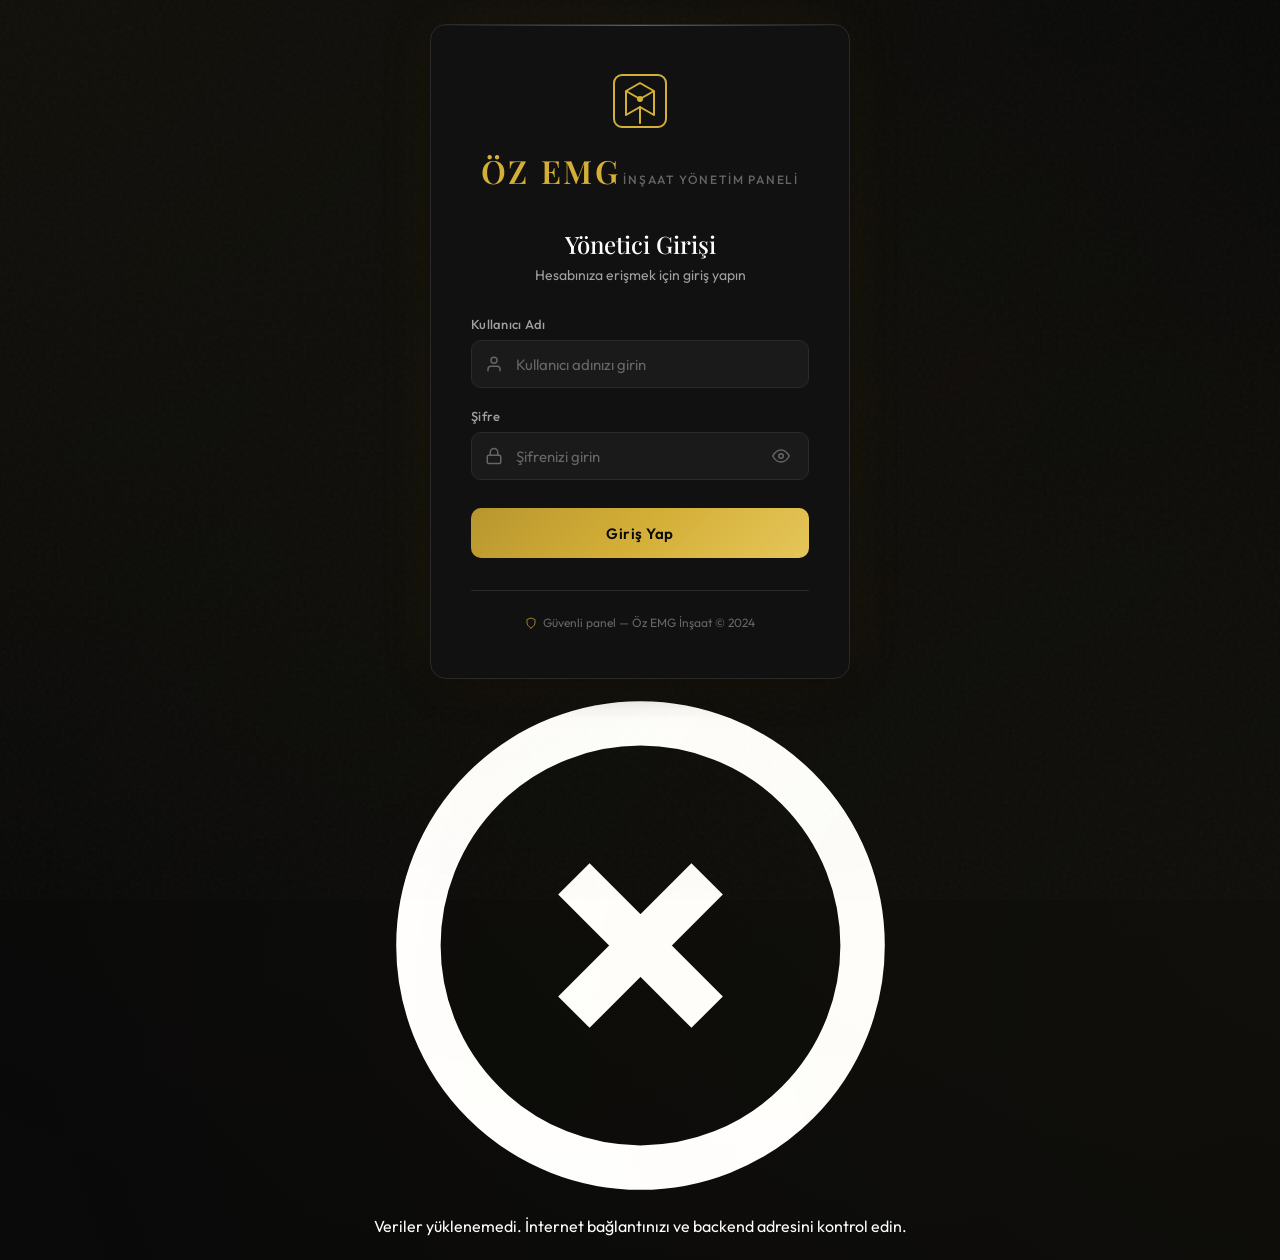
<file: admin/admin-projects.html>
<!DOCTYPE html>
<html lang="tr">
<head>
  <meta charset="UTF-8">
  <meta name="viewport" content="width=device-width, initial-scale=1.0">
  <title>Projeler — Öz EMG İnşaat Yönetim</title>
  <link rel="stylesheet" href="css/admin.css">
  <!-- Fonts -->
  <link href="https://fonts.googleapis.com/css2?family=Playfair+Display:wght@600;700&family=Outfit:wght@400;500;600;700&display=swap" rel="stylesheet">
  <style>
    /* Projects page specific styles */
    .featured-star { color: var(--gold-primary); font-size: 1.1rem; }
    .featured-empty { color: var(--text-muted); font-size: 1rem; opacity: 0.4; }
    
    .category-badge {
      display: inline-flex;
      align-items: center;
      padding: 0.25rem 0.65rem;
      border-radius: 50px;
      font-size: 0.72rem;
      font-weight: 600;
      letter-spacing: 0.04em;
      text-transform: uppercase;
    }
    .category-badge.konut { background: rgba(212,175,55,0.15); color: var(--gold-primary); border: 1px solid rgba(212,175,55,0.25); }
    .category-badge.ticari { background: rgba(52,152,219,0.15); color: var(--info); border: 1px solid rgba(52,152,219,0.25); }
    .category-badge.endustriyel { background: rgba(243,156,18,0.15); color: var(--warning); border: 1px solid rgba(243,156,18,0.25); }
    .category-badge.tadilat { background: rgba(39,174,96,0.15); color: var(--success); border: 1px solid rgba(39,174,96,0.25); }
    
    .table-count {
      font-size: 0.82rem;
      color: var(--text-muted);
      margin-left: auto;
    }
    .table-count strong { color: var(--gold-primary); }
    
    .thumbnail-cell {
      width: 56px;
      text-align: center;
    }
    .thumbnail-cell img {
      width: 48px;
      height: 36px;
      object-fit: cover;
      border-radius: 4px;
      border: 1px solid var(--border-subtle);
      background: var(--bg-tertiary);
    }
    .thumbnail-placeholder {
      width: 48px;
      height: 36px;
      border-radius: 4px;
      border: 1px dashed var(--border-subtle);
      background: var(--bg-tertiary);
      display: flex;
      align-items: center;
      justify-content: center;
      margin: 0 auto;
    }
    .thumbnail-placeholder svg {
      width: 18px;
      height: 18px;
      color: var(--text-muted);
      opacity: 0.5;
    }
    
    .image-preview-container {
      display: flex;
      gap: 1rem;
      align-items: flex-start;
    }
    .image-preview-thumb {
      width: 120px;
      height: 80px;
      object-fit: cover;
      border-radius: var(--radius-sm);
      border: 1px solid var(--border-subtle);
      background: var(--bg-tertiary);
    }
    .image-preview-info { flex: 1; }
    
    .filter-select {
      background: var(--bg-tertiary);
      border: 1px solid var(--border-subtle);
      border-radius: var(--radius-sm);
      padding: 0.6rem 2rem 0.6rem 0.8rem;
      color: var(--text-primary);
      font-size: 0.88rem;
      cursor: pointer;
      appearance: none;
      background-image: url("data:image/svg+xml,%3Csvg xmlns='http://www.w3.org/2000/svg' width='12' height='12' fill='%23707070' viewBox='0 0 16 16'%3E%3Cpath d='M8 11L3 6h10l-5 5z'/%3E%3C/svg%3E");
      background-repeat: no-repeat;
      background-position: right 0.6rem center;
      min-width: 140px;
    }
    .filter-select:focus {
      outline: none;
      border-color: var(--gold-primary);
    }
    .filter-select option {
      background: var(--bg-tertiary);
      color: var(--text-primary);
    }

    .location-text {
      color: var(--text-secondary);
      font-size: 0.88rem;
    }
    .location-text svg {
      width: 14px;
      height: 14px;
      margin-right: 4px;
      vertical-align: middle;
      color: var(--text-muted);
    }

    @media (max-width: 768px) {
      .table-toolbar { flex-direction: column; align-items: stretch; }
      .search-wrap { max-width: 100%; }
      .filter-select { width: 100%; }
      .table-count { margin: 0.5rem 0 0; }
    }
  </style>
</head>
<body>
  <!-- Sidebar Overlay (mobile) -->
  <div class="sidebar-overlay" id="sidebarOverlay"></div>
  
  <div class="admin-layout">
    <!-- SIDEBAR -->
    <aside class="sidebar" id="sidebar">
      <!-- Logo -->
      <div class="sidebar-logo">
        <svg width="38" height="38" viewBox="0 0 38 38" fill="none" xmlns="http://www.w3.org/2000/svg">
          <rect width="38" height="38" rx="8" fill="url(#logoGrad2)"/>
          <path d="M10 28V16L19 10L29 16V28H23V20H15V28H10Z" fill="#0a0a0a"/>
          <path d="M16 14H22V18H16V14Z" fill="#d4af37"/>
          <rect x="13" y="23" width="4" height="5" fill="#0a0a0a"/>
          <rect x="21" y="23" width="4" height="5" fill="#0a0a0a"/>
          <defs>
            <linearGradient id="logoGrad2" x1="0" y1="0" x2="38" y2="38" gradientUnits="userSpaceOnUse">
              <stop stop-color="#d4af37"/>
              <stop offset="1" stop-color="#b8860b"/>
            </linearGradient>
          </defs>
        </svg>
        <div>
          <div class="sidebar-logo-text">ÖZ EMG</div>
          <div class="sidebar-logo-sub">Yönetim Paneli</div>
        </div>
      </div>
      
      <!-- Navigation -->
      <nav class="sidebar-nav">
        <div class="sidebar-section">
          <div class="sidebar-section-title">Ana Menü</div>
          
          <a href="admin-dashboard.html" class="nav-item">
            <svg viewBox="0 0 24 24" fill="none" stroke="currentColor" stroke-width="2" stroke-linecap="round" stroke-linejoin="round">
              <rect x="3" y="3" width="7" height="7"/><rect x="14" y="3" width="7" height="7"/><rect x="14" y="14" width="7" height="7"/><rect x="3" y="14" width="7" height="7"/>
            </svg>
            Gösterge Paneli
          </a>
          
          <a href="admin-projects.html" class="nav-item active">
            <svg viewBox="0 0 24 24" fill="none" stroke="currentColor" stroke-width="2" stroke-linecap="round" stroke-linejoin="round">
              <path d="M2 20h20M4 20V10l8-6 8 6v10"/><path d="M9 20v-6h6v6"/>
            </svg>
            Projeler
            <span class="nav-badge" id="projectBadge" style="display:none;">0</span>
          </a>
          
          <a href="admin-services.html" class="nav-item">
            <svg viewBox="0 0 24 24" fill="none" stroke="currentColor" stroke-width="2" stroke-linecap="round" stroke-linejoin="round">
              <path d="M14.7 6.3a1 1 0 0 0 0 1.4l1.6 1.6a1 1 0 0 0 1.4 0l3.77-3.77a6 6 0 0 1-7.94 7.94l-6.91 6.91a2.12 2.12 0 0 1-3-3l6.91-6.91a6 6 0 0 1 7.94-7.94l-3.76 3.76z"/>
            </svg>
            Hizmetler
          </a>
          
          <a href="admin-messages.html" class="nav-item">
            <svg viewBox="0 0 24 24" fill="none" stroke="currentColor" stroke-width="2" stroke-linecap="round" stroke-linejoin="round">
              <path d="M21 15a2 2 0 0 1-2 2H7l-4 4V5a2 2 0 0 1 2-2h14a2 2 0 0 1 2 2z"/>
            </svg>
            Mesajlar
            <span class="nav-badge danger" id="msgBadge" style="display:none;">0</span>
          </a>
        </div>
        
        <div class="sidebar-section">
          <div class="sidebar-section-title">İçerik</div>
          
          <a href="admin-references.html" class="nav-item">
            <svg viewBox="0 0 24 24" fill="none" stroke="currentColor" stroke-width="2" stroke-linecap="round" stroke-linejoin="round">
              <polygon points="12 2 15.09 8.26 22 9.27 17 14.14 18.18 21.02 12 17.77 5.82 21.02 7 14.14 2 9.27 8.91 8.26 12 2"/>
            </svg>
            Referanslar
          </a>
          
          <a href="admin-blog.html" class="nav-item">
            <svg viewBox="0 0 24 24" fill="none" stroke="currentColor" stroke-width="2" stroke-linecap="round" stroke-linejoin="round">
              <path d="M4 19.5A2.5 2.5 0 0 1 6.5 17H20"/><path d="M6.5 2H20v20H6.5A2.5 2.5 0 0 1 4 19.5v-15A2.5 2.5 0 0 1 6.5 2z"/>
            </svg>
            Blog
          </a>
        </div>
        
        <div class="sidebar-section">
          <div class="sidebar-section-title">Sistem</div>
          
          <a href="admin-settings.html" class="nav-item">
            <svg viewBox="0 0 24 24" fill="none" stroke="currentColor" stroke-width="2" stroke-linecap="round" stroke-linejoin="round">
              <circle cx="12" cy="12" r="3"/><path d="M19.4 15a1.65 1.65 0 0 0 .33 1.82l.06.06a2 2 0 0 1 0 2.83 2 2 0 0 1-2.83 0l-.06-.06a1.65 1.65 0 0 0-1.82-.33 1.65 1.65 0 0 0-1 1.51V21a2 2 0 0 1-2 2 2 2 0 0 1-2-2v-.09A1.65 1.65 0 0 0 9 19.4a1.65 1.65 0 0 0-1.82.33l-.06.06a2 2 0 0 1-2.83 0 2 2 0 0 1 0-2.83l.06-.06a1.65 1.65 0 0 0 .33-1.82 1.65 1.65 0 0 0-1.51-1H3a2 2 0 0 1-2-2 2 2 0 0 1 2-2h.09A1.65 1.65 0 0 0 4.6 9a1.65 1.65 0 0 0-.33-1.82l-.06-.06a2 2 0 0 1 0-2.83 2 2 0 0 1 2.83 0l.06.06a1.65 1.65 0 0 0 1.82.33H9a1.65 1.65 0 0 0 1-1.51V3a2 2 0 0 1 2-2 2 2 0 0 1 2 2v.09a1.65 1.65 0 0 0 1 1.51 1.65 1.65 0 0 0 1.82-.33l.06-.06a2 2 0 0 1 2.83 0 2 2 0 0 1 0 2.83l-.06.06a1.65 1.65 0 0 0-.33 1.82V9a1.65 1.65 0 0 0 1.51 1H21a2 2 0 0 1 2 2 2 2 0 0 1-2 2h-.09a1.65 1.65 0 0 0-1.51 1z"/>
            </svg>
            Ayarlar
          </a>
        </div>
      </nav>
      
      <!-- Sidebar Footer -->
      <div class="sidebar-footer">
        <div class="sidebar-user">
          <div class="sidebar-user-avatar" id="userAvatar">Y</div>
          <div class="sidebar-user-info">
            <div class="sidebar-user-name" id="userName">Yönetici</div>
            <div class="sidebar-user-role">Admin</div>
          </div>
        </div>
        <button class="btn-logout" onclick="Admin.logout()">
          <svg viewBox="0 0 24 24" fill="none" stroke="currentColor" stroke-width="2" stroke-linecap="round" stroke-linejoin="round">
            <path d="M9 21H5a2 2 0 0 1-2-2V5a2 2 0 0 1 2-2h4"/><polyline points="16 17 21 12 16 7"/><line x1="21" y1="12" x2="9" y2="12"/>
          </svg>
          Çıkış Yap
        </button>
      </div>
    </aside>
    
    <!-- MAIN CONTENT -->
    <main class="main-content">
      <!-- TOPBAR -->
      <header class="topbar">
        <div class="topbar-left">
          <button class="topbar-toggle" id="sidebarToggle" aria-label="Menüyü Aç">
            <svg viewBox="0 0 24 24" fill="none" stroke="currentColor" stroke-width="2" stroke-linecap="round" stroke-linejoin="round">
              <line x1="3" y1="12" x2="21" y2="12"/><line x1="3" y1="6" x2="21" y2="6"/><line x1="3" y1="18" x2="21" y2="18"/>
            </svg>
          </button>
          <div class="topbar-title">
            Yönetim Paneli <span>•</span> <span>Projeler</span>
          </div>
        </div>
        <div class="topbar-right">
          <div class="topbar-time" id="currentTime">—</div>
        </div>
      </header>
      
      <!-- PAGE CONTENT -->
      <div class="page-content">
        <!-- Page Header -->
        <div class="page-header">
          <div class="page-header-text">
            <h1>Projeler</h1>
            <p>Tüm projelerinizi buradan yönetin, yeni proje ekleyin veya mevcut projeleri düzenleyin.</p>
          </div>
          <div class="page-header-actions">
            <button class="btn btn--gold btn--sm" onclick="openAddModal()">
              <svg viewBox="0 0 24 24" fill="none" stroke="currentColor" stroke-width="2.5" stroke-linecap="round" stroke-linejoin="round" style="width:16px;height:16px;">
                <line x1="12" y1="5" x2="12" y2="19"/><line x1="5" y1="12" x2="19" y2="12"/>
              </svg>
              Yeni Proje Ekle
            </button>
          </div>
        </div>
        
        <!-- Filter/Search Card -->
        <div class="card" style="margin-bottom: 1.5rem;">
          <div class="table-toolbar">
            <div class="search-wrap">
              <svg viewBox="0 0 24 24" fill="none" stroke="currentColor" stroke-width="2" stroke-linecap="round" stroke-linejoin="round">
                <circle cx="11" cy="11" r="8"/><line x1="21" y1="21" x2="16.65" y2="16.65"/>
              </svg>
              <input type="text" id="searchInput" placeholder="Proje ara..." oninput="filterTable()">
            </div>
            <select class="filter-select" id="categoryFilter" onchange="filterTable()">
              <option value="">Tüm Kategoriler</option>
              <option value="konut">Konut</option>
              <option value="ticari">Ticari</option>
              <option value="endustriyel">Endüstriyel</option>
              <option value="tadilat">Tadilat</option>
            </select>
            <div class="table-count">
              <strong id="projectCount">0</strong> proje
            </div>
          </div>
        </div>
        
        <!-- Data Table Card -->
        <div class="card">
          <div class="card-header">
            <div class="card-title">
              <svg viewBox="0 0 24 24" fill="none" stroke="currentColor" stroke-width="2" stroke-linecap="round" stroke-linejoin="round">
                <path d="M2 20h20M4 20V10l8-6 8 6v10"/><path d="M9 20v-6h6v6"/>
              </svg>
              Proje Listesi
            </div>
          </div>
          <div class="card-body" style="padding: 0;">
            <table class="data-table" id="projectsTable">
              <thead>
                <tr>
                  <th>#</th>
                  <th>Görsel</th>
                  <th>Başlık</th>
                  <th>Kategori</th>
                  <th>Konum</th>
                  <th>Yıl</th>
                  <th>Öne Çıkan</th>
                  <th>İşlemler</th>
                </tr>
              </thead>
              <tbody id="projectsTableBody">
                <!-- Rows will be rendered by JavaScript -->
              </tbody>
            </table>
            
            <!-- Empty State -->
            <div class="empty-state" id="emptyState" style="display: none;">
              <svg viewBox="0 0 24 24" fill="none" stroke="currentColor" stroke-width="2" stroke-linecap="round" stroke-linejoin="round">
                <path d="M2 20h20M4 20V10l8-6 8 6v10"/><path d="M9 20v-6h6v6"/>
              </svg>
              <h3>Proje bulunamadı</h3>
              <p>Henüz proje eklenmemiş veya arama kriterlerinize uygun proje yok.</p>
            </div>
          </div>
          
          <!-- Pagination -->
          <div class="pagination" id="paginationContainer">
            <!-- Pagination will be rendered by JavaScript -->
          </div>
        </div>
      </div>
    </main>
  </div>
  
  <!-- ADD PROJECT MODAL -->
  <div class="modal-overlay" id="addProjectModal">
    <div class="modal modal-lg">
      <div class="modal-header">
        <span class="modal-title">Yeni Proje Ekle</span>
        <button class="modal-close" onclick="Admin.closeModal('addProjectModal')">
          <svg viewBox="0 0 24 24" fill="none" stroke="currentColor" stroke-width="2"><path d="M18 6L6 18M6 6l12 12"/></svg>
        </button>
      </div>
      <div class="modal-body">
        <form id="addProjectForm">
          <div class="form-row">
            <div class="form-group">
              <label>Başlık <span class="req">*</span></label>
              <input type="text" class="form-control" id="addTitle" placeholder="örn: Lüks Rezidans Projesi" required>
            </div>
            <div class="form-group">
              <label>Kategori</label>
              <select class="form-control" id="addCategory">
                <option value="konut">Konut</option>
                <option value="ticari">Ticari</option>
                <option value="endustriyel">Endüstriyel</option>
                <option value="tadilat">Tadilat</option>
              </select>
            </div>
          </div>
          <div class="form-row">
            <div class="form-group">
              <label>Konum</label>
              <input type="text" class="form-control" id="addLocation" placeholder="örn: Bağcılar, İstanbul">
            </div>
            <div class="form-group">
              <label>Yıl</label>
              <input type="text" class="form-control" id="addYear" placeholder="2024">
            </div>
          </div>
          <div class="form-group">
            <label>Süre</label>
            <input type="text" class="form-control" id="addDuration" placeholder="12 ay">
          </div>
          <div class="form-group">
            <label>Açıklama</label>
            <textarea class="form-control" id="addDescription" rows="3" placeholder="Proje hakkında kısa açıklama..."></textarea>
          </div>
          <div class="form-group">
            <label class="checkbox-label" style="display:flex;align-items:center;gap:0.5rem;cursor:pointer;">
              <input type="checkbox" id="addFeatured" style="width:18px;height:18px;accent-color:var(--gold-primary);">
              <span style="font-size:0.9rem;color:var(--text-secondary);">Öne Çıkan Proje</span>
            </label>
          </div>
          <div class="form-group">
            <label>Görsel</label>
            <div class="form-file" id="addFileWrap" onclick="document.getElementById('addImageFile').click()">
              <input type="file" id="addImageFile" accept="image/*" style="display:none;">
              <svg viewBox="0 0 24 24" fill="none" stroke="currentColor" stroke-width="2">
                <rect x="3" y="3" width="18" height="18" rx="2" ry="2"/><circle cx="8.5" cy="8.5" r="1.5"/><polyline points="21 15 16 10 5 21"/>
              </svg>
              <p>Görsel yüklemek için tıklayın veya <strong>burası sürükleyin</strong></p>
              <span>PNG, JPG, WebP • Maks 5MB</span>
            </div>
            <div class="form-img-preview" id="addImagePreview" style="display:none;"></div>
          </div>
        </form>
      </div>
      <div class="modal-footer">
        <button class="btn btn--outline btn--sm" onclick="Admin.closeModal('addProjectModal')">İptal</button>
        <button class="btn btn--gold btn--sm" onclick="submitAddProject()">
          <svg viewBox="0 0 24 24" fill="none" stroke="currentColor" stroke-width="2" style="width:16px;height:16px;"><path d="M20 6L9 17l-5-5"/></svg>
          Kaydet
        </button>
      </div>
    </div>
  </div>
  
  <!-- EDIT PROJECT MODAL -->
  <div class="modal-overlay" id="editProjectModal">
    <div class="modal modal-lg">
      <div class="modal-header">
        <span class="modal-title">Projeyi Düzenle</span>
        <button class="modal-close" onclick="Admin.closeModal('editProjectModal')">
          <svg viewBox="0 0 24 24" fill="none" stroke="currentColor" stroke-width="2"><path d="M18 6L6 18M6 6l12 12"/></svg>
        </button>
      </div>
      <div class="modal-body">
        <form id="editProjectForm">
          <input type="hidden" id="editId">
          <div class="form-row">
            <div class="form-group">
              <label>Başlık <span class="req">*</span></label>
              <input type="text" class="form-control" id="editTitle" placeholder="Proje başlığı" required>
            </div>
            <div class="form-group">
              <label>Kategori</label>
              <select class="form-control" id="editCategory">
                <option value="konut">Konut</option>
                <option value="ticari">Ticari</option>
                <option value="endustriyel">Endüstriyel</option>
                <option value="tadilat">Tadilat</option>
              </select>
            </div>
          </div>
          <div class="form-row">
            <div class="form-group">
              <label>Konum</label>
              <input type="text" class="form-control" id="editLocation" placeholder="Konum bilgisi">
            </div>
            <div class="form-group">
              <label>Yıl</label>
              <input type="text" class="form-control" id="editYear" placeholder="2024">
            </div>
          </div>
          <div class="form-group">
            <label>Süre</label>
            <input type="text" class="form-control" id="editDuration" placeholder="12 ay">
          </div>
          <div class="form-group">
            <label>Açıklama</label>
            <textarea class="form-control" id="editDescription" rows="3" placeholder="Proje açıklaması..."></textarea>
          </div>
          <div class="form-group">
            <label class="checkbox-label" style="display:flex;align-items:center;gap:0.5rem;cursor:pointer;">
              <input type="checkbox" id="editFeatured" style="width:18px;height:18px;accent-color:var(--gold-primary);">
              <span style="font-size:0.9rem;color:var(--text-secondary);">Öne Çıkan Proje</span>
            </label>
          </div>
          <div class="form-group">
            <label>Görsel</label>
            <div class="form-file" id="editFileWrap" onclick="document.getElementById('editImageFile').click()">
              <input type="file" id="editImageFile" accept="image/*" style="display:none;">
              <svg viewBox="0 0 24 24" fill="none" stroke="currentColor" stroke-width="2">
                <rect x="3" y="3" width="18" height="18" rx="2" ry="2"/><circle cx="8.5" cy="8.5" r="1.5"/><polyline points="21 15 16 10 5 21"/>
              </svg>
              <p>Görsel değiştirmek için tıklayın veya <strong>burası sürükleyin</strong></p>
              <span>PNG, JPG, WebP • Maks 5MB</span>
            </div>
            <div class="form-img-preview" id="editImagePreview" style="display:none;"></div>
          </div>
        </form>
      </div>
      <div class="modal-footer">
        <button class="btn btn--outline btn--sm" onclick="Admin.closeModal('editProjectModal')">İptal</button>
        <button class="btn btn--gold btn--sm" onclick="submitEditProject()">
          <svg viewBox="0 0 24 24" fill="none" stroke="currentColor" stroke-width="2" style="width:16px;height:16px;"><path d="M20 6L9 17l-5-5"/></svg>
          Güncelle
        </button>
      </div>
    </div>
  </div>
  
  <!-- TOAST CONTAINER -->
  <div class="toast-container" id="toastContainer"></div>
  
  <script src="../js/api-config.js"></script>
  <script src="js/admin.js"></script>
  <script>
    // ==========================================
    // Projects Page Scripts
    // ==========================================
    
    const ITEMS_PER_PAGE = 10;
    let currentPage = 1;
    let allProjects = [];
    let filteredProjects = [];
    let editImageData = null;
    let addImageData = null;
    
    document.addEventListener('DOMContentLoaded', async function() {
      // Require authentication
      const session = Admin.requireAuth();
      if (!session) return;
      
      // Initialize all data
      await Admin.initAllData();
      
      // Update user info in sidebar
      updateUserInfo(session);
      
      // Update sidebar badges
      Admin.updateSidebarBadges();
      updateProjectBadge();
      
      // Start clock
      updateClock();
      setInterval(updateClock, 1000);
      
      // Bind sidebar toggle (mobile)
      bindSidebarToggle();
      
      // Bind image preview handlers
      Admin.bindImagePreview('addImageFile', 'addImagePreview');
      Admin.bindImagePreview('editImageFile', 'editImagePreview');
      
      // Load and render projects
      loadProjects();
    });
    
    // Update user info from session
    function updateUserInfo(session) {
      const userName = document.getElementById('userName');
      const userAvatar = document.getElementById('userAvatar');
      if (userName && session.name) {
        userName.textContent = session.name;
      }
      if (userAvatar && session.name) {
        userAvatar.textContent = Admin.initials(session.name);
      }
    }
    
    // Update project badge count
    function updateProjectBadge() {
      const badge = document.getElementById('projectBadge');
      if (badge) {
        const count = Admin.getProjects().length;
        badge.textContent = count;
        badge.style.display = count > 0 ? '' : 'none';
      }
    }
    
    // Update clock
    function updateClock() {
      const el = document.getElementById('currentTime');
      if (el) {
        const now = new Date();
        const options = { 
          weekday: 'short', 
          day: '2-digit',
          month: 'short',
          hour: '2-digit', 
          minute: '2-digit'
        };
        el.textContent = now.toLocaleDateString('tr-TR', options);
      }
    }
    
    // Sidebar toggle for mobile
    function bindSidebarToggle() {
      const toggle = document.getElementById('sidebarToggle');
      const sidebar = document.getElementById('sidebar');
      const overlay = document.getElementById('sidebarOverlay');
      
      if (toggle && sidebar) {
        toggle.addEventListener('click', () => {
          sidebar.classList.toggle('open');
          if (overlay) overlay.classList.toggle('active');
        });
      }
      
      if (overlay) {
        overlay.addEventListener('click', () => {
          sidebar.classList.remove('open');
          overlay.classList.remove('active');
        });
      }
    }
    
    // Load projects from Admin
    function loadProjects() {
      allProjects = Admin.getProjects();
      filterTable();
    }
    
    // Filter table based on search and category
    function filterTable() {
      const searchTerm = document.getElementById('searchInput').value.toLowerCase().trim();
      const categoryFilter = document.getElementById('categoryFilter').value;
      
      filteredProjects = allProjects.filter(project => {
        const matchesSearch = !searchTerm || 
          project.title.toLowerCase().includes(searchTerm) ||
          (project.location && project.location.toLowerCase().includes(searchTerm)) ||
          (project.description && project.description.toLowerCase().includes(searchTerm));
        
        const matchesCategory = !categoryFilter || project.category === categoryFilter;
        
        return matchesSearch && matchesCategory;
      });
      
      currentPage = 1;
      renderTable();
      renderPagination();
    }
    
    // Render table
    function renderTable() {
      const tbody = document.getElementById('projectsTableBody');
      const emptyState = document.getElementById('emptyState');
      const countEl = document.getElementById('projectCount');
      
      // Update count
      countEl.textContent = filteredProjects.length;
      
      // Calculate pagination
      const startIndex = (currentPage - 1) * ITEMS_PER_PAGE;
      const endIndex = startIndex + ITEMS_PER_PAGE;
      const pageProjects = filteredProjects.slice(startIndex, endIndex);
      
      if (pageProjects.length === 0) {
        tbody.innerHTML = '';
        emptyState.style.display = 'block';
        document.getElementById('projectsTable').style.display = 'none';
        return;
      }
      
      emptyState.style.display = 'none';
      document.getElementById('projectsTable').style.display = 'table';
      
      tbody.innerHTML = pageProjects.map((project, index) => {
        const num = startIndex + index + 1;
        const catClass = project.category || 'konut';
        const catLabel = Admin.catLabel(project.category);
        const imageHtml = project.image && project.image !== '../images/project-placeholder.webp' 
          ? `<img src="${project.image}" alt="${escapeHtml(project.title)}" onerror="this.style.display='none';this.nextElementSibling.style.display='flex';">
             <div class="thumbnail-placeholder" style="display:none;">
               <svg viewBox="0 0 24 24" fill="none" stroke="currentColor" stroke-width="2"><rect x="3" y="3" width="18" height="18" rx="2" ry="2"/><circle cx="8.5" cy="8.5" r="1.5"/><polyline points="21 15 16 10 5 21"/></svg>
             </div>`
          : `<div class="thumbnail-placeholder">
               <svg viewBox="0 0 24 24" fill="none" stroke="currentColor" stroke-width="2"><rect x="3" y="3" width="18" height="18" rx="2" ry="2"/><circle cx="8.5" cy="8.5" r="1.5"/><polyline points="21 15 16 10 5 21"/></svg>
             </div>`;
        
        const locationHtml = project.location 
          ? `<span class="location-text"><svg viewBox="0 0 24 24" fill="none" stroke="currentColor" stroke-width="2"><path d="M21 10c0 7-9 13-9 13s-9-6-9-13a9 9 0 0 1 18 0z"/><circle cx="12" cy="10" r="3"/></svg>${escapeHtml(project.location)}</span>`
          : '—';
        
        const featuredHtml = project.featured 
          ? '<span class="featured-star" title="Öne Çıkan">★</span>'
          : '<span class="featured-empty">—</span>';
        
        return `
          <tr data-id="${project.id}">
            <td class="col-id">${num}</td>
            <td class="thumbnail-cell">${imageHtml}</td>
            <td class="col-title">${escapeHtml(project.title)}</td>
            <td><span class="category-badge ${catClass}">${catLabel}</span></td>
            <td>${locationHtml}</td>
            <td>${project.year || '—'}</td>
            <td>${featuredHtml}</td>
            <td>
              <div class="row-actions">
                <button onclick="openEditModal('${project.id}')" title="Düzenle">
                  <svg viewBox="0 0 24 24" fill="none" stroke="currentColor" stroke-width="2" stroke-linecap="round" stroke-linejoin="round">
                    <path d="M11 4H4a2 2 0 0 0-2 2v14a2 2 0 0 0 2 2h14a2 2 0 0 0 2-2v-7"/>
                    <path d="M18.5 2.5a2.121 2.121 0 0 1 3 3L12 15l-4 1 1-4 9.5-9.5z"/>
                  </svg>
                </button>
                <button class="danger" onclick="deleteProject('${project.id}')" title="Sil">
                  <svg viewBox="0 0 24 24" fill="none" stroke="currentColor" stroke-width="2" stroke-linecap="round" stroke-linejoin="round">
                    <polyline points="3 6 5 6 21 6"/>
                    <path d="M19 6v14a2 2 0 0 1-2 2H7a2 2 0 0 1-2-2V6m3 0V4a2 2 0 0 1 2-2h4a2 2 0 0 1 2 2v2"/>
                    <line x1="10" y1="11" x2="10" y2="17"/><line x1="14" y1="11" x2="14" y2="17"/>
                  </svg>
                </button>
              </div>
            </td>
          </tr>
        `;
      }).join('');
    }
    
    // Render pagination
    function renderPagination() {
      const container = document.getElementById('paginationContainer');
      const totalPages = Math.ceil(filteredProjects.length / ITEMS_PER_PAGE);
      
      if (totalPages <= 1) {
        container.innerHTML = '';
        return;
      }
      
      let html = '';
      
      // Previous button
      html += `<button ${currentPage === 1 ? 'disabled' : ''} onclick="goToPage(${currentPage - 1})">
        <svg viewBox="0 0 24 24" fill="none" stroke="currentColor" stroke-width="2" style="width:16px;height:16px;"><polyline points="15 18 9 12 15 6"/></svg>
      </button>`;
      
      // Page numbers
      const maxVisible = 5;
      let startPage = Math.max(1, currentPage - Math.floor(maxVisible / 2));
      let endPage = Math.min(totalPages, startPage + maxVisible - 1);
      
      if (endPage - startPage < maxVisible - 1) {
        startPage = Math.max(1, endPage - maxVisible + 1);
      }
      
      if (startPage > 1) {
        html += `<button onclick="goToPage(1)">1</button>`;
        if (startPage > 2) html += `<span style="color:var(--text-muted);padding:0 4px;">...</span>`;
      }
      
      for (let i = startPage; i <= endPage; i++) {
        html += `<button class="${i === currentPage ? 'active' : ''}" onclick="goToPage(${i})">${i}</button>`;
      }
      
      if (endPage < totalPages) {
        if (endPage < totalPages - 1) html += `<span style="color:var(--text-muted);padding:0 4px;">...</span>`;
        html += `<button onclick="goToPage(${totalPages})">${totalPages}</button>`;
      }
      
      // Next button
      html += `<button ${currentPage === totalPages ? 'disabled' : ''} onclick="goToPage(${currentPage + 1})">
        <svg viewBox="0 0 24 24" fill="none" stroke="currentColor" stroke-width="2" style="width:16px;height:16px;"><polyline points="9 18 15 12 9 6"/></svg>
      </button>`;
      
      container.innerHTML = html;
    }
    
    // Go to page
    function goToPage(page) {
      const totalPages = Math.ceil(filteredProjects.length / ITEMS_PER_PAGE);
      if (page < 1 || page > totalPages) return;
      currentPage = page;
      renderTable();
      renderPagination();
    }
    
    // Open add modal
    function openAddModal() {
      document.getElementById('addProjectForm').reset();
      document.getElementById('addImagePreview').innerHTML = '';
      document.getElementById('addImagePreview').style.display = 'none';
      addImageData = null;
      Admin.openModal('addProjectModal');
    }
    
    // Submit add project
    async function submitAddProject() {
      const title = document.getElementById('addTitle').value.trim();
      if (!title) {
        Admin.toast('Lütfen proje başlığını girin.', 'error');
        return;
      }
      
      const data = {
        title,
        category: document.getElementById('addCategory').value,
        location: document.getElementById('addLocation').value.trim(),
        year: document.getElementById('addYear').value.trim(),
        duration: document.getElementById('addDuration').value.trim(),
        description: document.getElementById('addDescription').value.trim(),
        featured: document.getElementById('addFeatured').checked,
        image: '../images/project-placeholder.webp'
      };
      
      // Handle image
      const fileInput = document.getElementById('addImageFile');
      if (fileInput.files[0]) {
        data.image = await fileToBase64(fileInput.files[0]);
      }
      
      await Admin.addProject(data);
      Admin.closeModal('addProjectModal');
      Admin.toast('Proje başarıyla eklendi!', 'success');
      
      // Refresh data
      loadProjects();
      updateProjectBadge();
      Admin.updateSidebarBadges();
    }
    
    // Open edit modal
    async function openEditModal(id) {
      const project = Admin.getProjects().find(p => String(p.id) === String(id));
      if (!project) {
        Admin.toast('Proje bulunamadı.', 'error');
        return;
      }
      
      document.getElementById('editId').value = id;
      document.getElementById('editTitle').value = project.title || '';
      document.getElementById('editCategory').value = project.category || 'konut';
      document.getElementById('editLocation').value = project.location || '';
      document.getElementById('editYear').value = project.year || '';
      document.getElementById('editDuration').value = project.duration || '';
      document.getElementById('editDescription').value = project.description || '';
      document.getElementById('editFeatured').checked = project.featured || false;
      
      // Show current image in preview
      const preview = document.getElementById('editImagePreview');
      if (project.image && project.image !== '../images/project-placeholder.webp') {
        preview.innerHTML = `<img src="${project.image}" alt="Mevcut görsel">`;
        preview.style.display = 'block';
        editImageData = project.image;
      } else {
        preview.innerHTML = '';
        preview.style.display = 'none';
        editImageData = null;
      }
      
      // Reset file input
      document.getElementById('editImageFile').value = '';
      
      Admin.openModal('editProjectModal');
    }
    
    // Submit edit project
    async function submitEditProject() {
      const id = document.getElementById('editId').value;
      const title = document.getElementById('editTitle').value.trim();
      
      if (!id || !title) {
        Admin.toast('Lütfen proje başlığını girin.', 'error');
        return;
      }
      
      const data = {
        title,
        category: document.getElementById('editCategory').value,
        location: document.getElementById('editLocation').value.trim(),
        year: document.getElementById('editYear').value.trim(),
        duration: document.getElementById('editDuration').value.trim(),
        description: document.getElementById('editDescription').value.trim(),
        featured: document.getElementById('editFeatured').checked
      };
      
      // Handle image
      const fileInput = document.getElementById('editImageFile');
      if (fileInput.files[0]) {
        data.image = await fileToBase64(fileInput.files[0]);
      }
      
      await Admin.updateProject(id, data);
      Admin.closeModal('editProjectModal');
      Admin.toast('Proje başarıyla güncellendi!', 'success');
      
      // Refresh data
      loadProjects();
    }
    
    // Delete project
    async function deleteProject(id) {
      const project = Admin.getProjects().find(p => String(p.id) === String(id));
      const projectName = project ? project.title : 'bu proje';
      
      const confirmed = await Admin.confirm(`"${projectName}" adlı projeyi silmek istediğinizden emin misiniz? Bu işlem geri alınamaz.`);
      
      if (confirmed) {
        Admin.deleteProject(id);
        Admin.toast('Proje başarıyla silindi.', 'success');
        loadProjects();
        updateProjectBadge();
        Admin.updateSidebarBadges();
      }
    }
    
    // Helper: File to base64
    function fileToBase64(file) {
      return new Promise((resolve, reject) => {
        const reader = new FileReader();
        reader.onload = () => resolve(reader.result);
        reader.onerror = reject;
        reader.readAsDataURL(file);
      });
    }
    
    // Helper: Escape HTML
    function escapeHtml(str) {
      if (!str) return '';
      const div = document.createElement('div');
      div.textContent = str;
      return div.innerHTML;
    }
  </script>
</body>
</html>
</file>
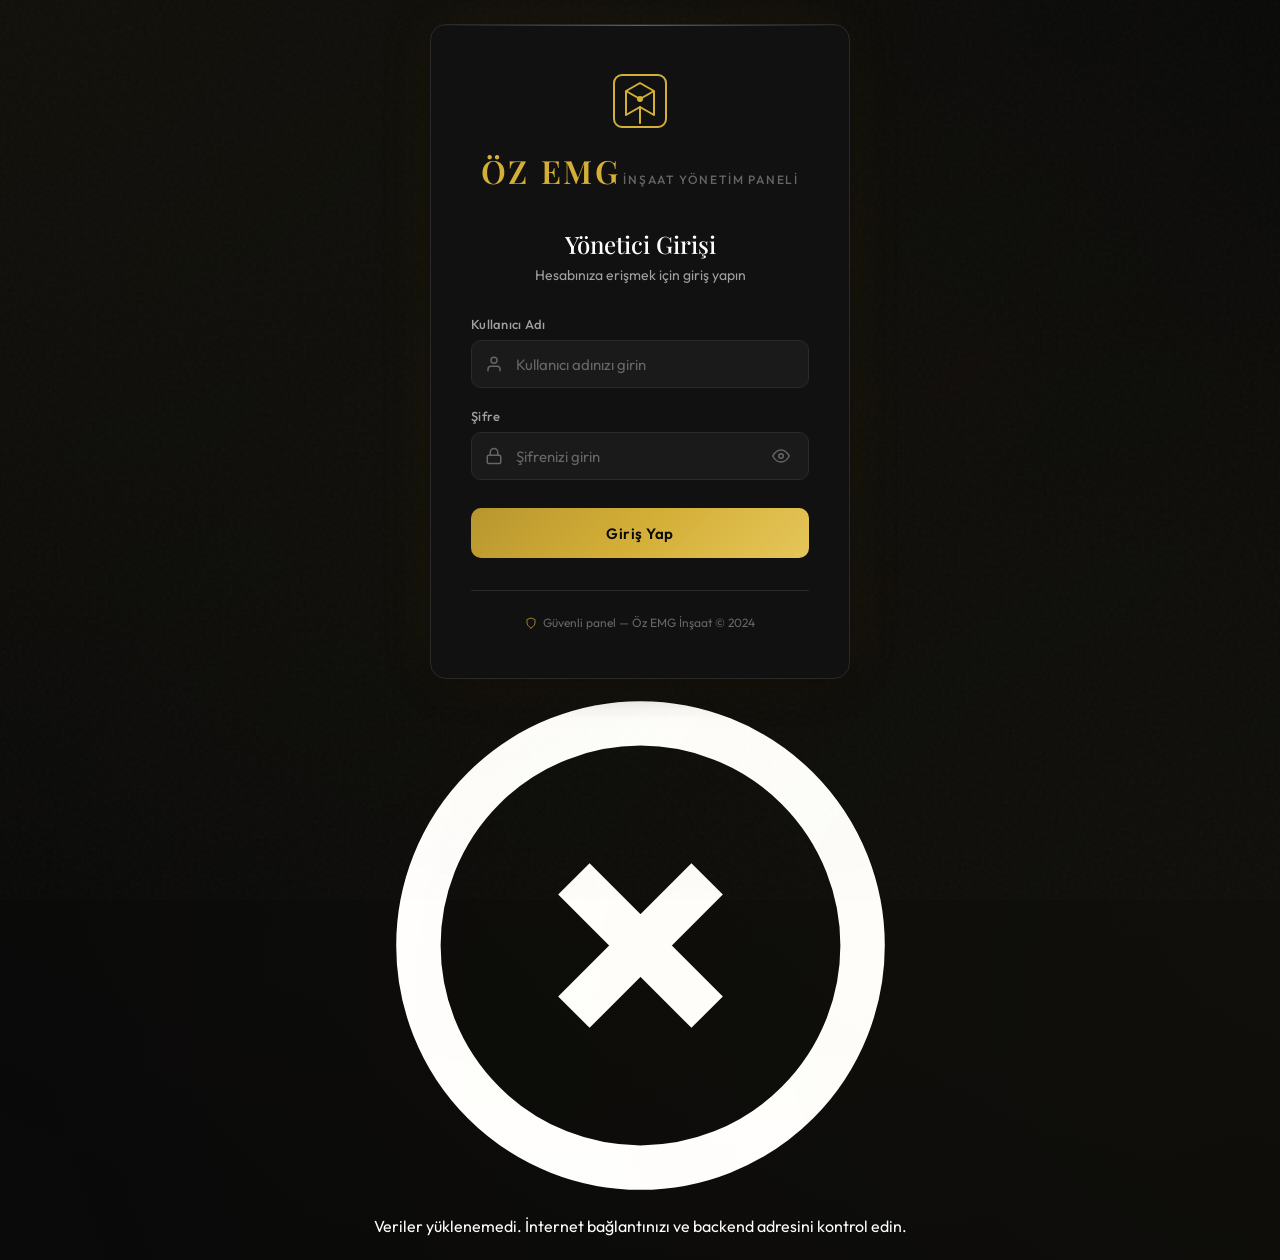
<file: admin/admin-references.html>
<!DOCTYPE html>
<html lang="tr">
<head>
  <meta charset="UTF-8">
  <meta name="viewport" content="width=device-width, initial-scale=1.0">
  <title>Referanslar — Öz EMG İnşaat Yönetim</title>
  <link rel="stylesheet" href="css/admin.css">
  <link href="https://fonts.googleapis.com/css2?family=Playfair+Display:wght@600;700&family=Outfit:wght@400;500;600;700&display=swap" rel="stylesheet">
  <style>
    .ref-card { display:grid;grid-template-columns:48px 1fr auto;gap:1rem;padding:1.2rem;border-bottom:1px solid rgba(255,255,255,0.05);align-items:start; }
    .ref-card:last-child{border-bottom:none}
    .ref-avatar{width:48px;height:48px;border-radius:50%;background:linear-gradient(135deg,var(--gold-primary),var(--gold-dark));display:flex;align-items:center;justify-content:center;font-family:var(--font-serif);font-weight:700;color:var(--bg-primary);font-size:1rem}
    .ref-stars{color:var(--gold-primary);font-size:0.85rem;letter-spacing:0.1em;margin-bottom:4px}
    .ref-text{font-size:0.92rem;color:var(--text-secondary);line-height:1.6;font-style:italic;margin:0.4rem 0}
    .ref-meta{font-size:0.78rem;color:var(--text-muted)}
  </style>
</head>
<body>
  <div class="admin-layout">
    <aside class="sidebar" id="sidebar">
      <div class="sidebar-logo">
        <svg viewBox="0 0 64 64" width="38" height="38" fill="none" stroke="#d4af37" stroke-width="2">
          <rect x="6" y="28" width="6" height="30"/><rect x="16" y="18" width="8" height="40"/>
          <rect x="28" y="6" width="10" height="52"/><rect x="42" y="22" width="6" height="36"/>
          <rect x="52" y="32" width="5" height="26"/>
        </svg>
        <div><div class="sidebar-logo-text">ÖZ EMG</div><div class="sidebar-logo-sub">Yönetim Paneli</div></div>
      </div>
      <nav class="sidebar-nav">
        <a href="admin-dashboard.html" class="nav-item"><svg viewBox="0 0 24 24" fill="none" stroke="currentColor" stroke-width="2"><rect x="3" y="3" width="7" height="7"/><rect x="14" y="3" width="7" height="7"/><rect x="14" y="14" width="7" height="7"/><rect x="3" y="14" width="7" height="7"/></svg> Gösterge Paneli</a>
        <a href="admin-projects.html" class="nav-item"><svg viewBox="0 0 24 24" fill="none" stroke="currentColor" stroke-width="2"><path d="M3 21h18M5 21V7l8-4v18M19 21V11l-6-4"/></svg> Projeler</a>
        <a href="admin-services.html" class="nav-item"><svg viewBox="0 0 24 24" fill="none" stroke="currentColor" stroke-width="2"><path d="M14.7 6.3a1 1 0 0 0 0 1.4l1.6 1.6a1 1 0 0 0 1.4 0l3.77-3.77a6 6 0 0 1-7.94 7.94l-6.91 6.91a2.12 2.12 0 0 1-3-3l6.91-6.91a6 6 0 0 1 7.94-7.94l-3.76 3.76z"/></svg> Hizmetler</a>
        <a href="admin-messages.html" class="nav-item"><svg viewBox="0 0 24 24" fill="none" stroke="currentColor" stroke-width="2"><path d="M21 15a2 2 0 0 1-2 2H7l-4 4V5a2 2 0 0 1 2-2h14a2 2 0 0 1 2 2z"/></svg> Mesajlar<span class="nav-badge danger" id="msgBadge" style="display:none">0</span></a>
        <a href="admin-references.html" class="nav-item active"><svg viewBox="0 0 24 24" fill="none" stroke="currentColor" stroke-width="2"><polygon points="12 2 15.09 8.26 22 9.27 17 14.14 18.18 21.02 12 17.77 5.82 21.02 7 14.14 2 9.27 8.91 8.26 12 2"/></svg> Referanslar</a>
        <a href="admin-blog.html" class="nav-item"><svg viewBox="0 0 24 24" fill="none" stroke="currentColor" stroke-width="2"><path d="M19 20H5a2 2 0 0 1-2-2V6a2 2 0 0 1 2-2h10l6 6v8a2 2 0 0 1-2 2z"/><polyline points="14 2 14 8 20 8"/></svg> Blog</a>
        <div class="sidebar-section-title">Sistem</div>
        <a href="admin-settings.html" class="nav-item"><svg viewBox="0 0 24 24" fill="none" stroke="currentColor" stroke-width="2"><circle cx="12" cy="12" r="3"/><path d="M19.4 15a1.65 1.65 0 0 0 .33 1.82l.06.06a2 2 0 0 1 0 2.83 2 2 0 0 1-2.83 0l-.06-.06a1.65 1.65 0 0 0-1.82-.33 1.65 1.65 0 0 0-1 1.51V21a2 2 0 0 1-2 2 2 2 0 0 1-2-2v-.09A1.65 1.65 0 0 0 9 19.4a1.65 1.65 0 0 0-1.82.33l-.06.06a2 2 0 0 1-2.83 0 2 2 0 0 1 0-2.83l.06-.06a1.65 1.65 0 0 0 .33-1.82 1.65 1.65 0 0 0-1.51-1H3a2 2 0 0 1-2-2 2 2 0 0 1 2-2h.09A1.65 1.65 0 0 0 4.6 9a1.65 1.65 0 0 0-.33-1.82l-.06-.06a2 2 0 0 1 0-2.83 2 2 0 0 1 2.83 0l.06.06a1.65 1.65 0 0 0 1.82.33H9a1.65 1.65 0 0 0 1-1.51V3a2 2 0 0 1 2-2 2 2 0 0 1 2 2v.09a1.65 1.65 0 0 0 1 1.51 1.65 1.65 0 0 0 1.82-.33l.06-.06a2 2 0 0 1 2.83 0 2 2 0 0 1 0 2.83l-.06.06a1.65 1.65 0 0 0-.33 1.82V9a1.65 1.65 0 0 0 1.51 1H21a2 2 0 0 1 2 2 2 2 0 0 1-2 2h-.09a1.65 1.65 0 0 0-1.51 1z"/></svg> Ayarlar</a>
        <a href="../index.html" class="nav-item" target="_blank"><svg viewBox="0 0 24 24" fill="none" stroke="currentColor" stroke-width="2"><path d="M18 13v6a2 2 0 0 1-2 2H5a2 2 0 0 1-2-2V8a2 2 0 0 1 2-2h6M15 3h6v6M10 14L21 3"/></svg> Siteyi Gör</a>
      </nav>
      <div class="sidebar-footer">
        <div class="sidebar-user">
          <div class="sidebar-user-avatar" id="userAvatar">A</div>
          <div class="sidebar-user-info">
            <div class="sidebar-user-name" id="userName">Yönetici</div>
            <div class="sidebar-user-role">Admin</div>
          </div>
        </div>
        <button class="btn-logout" onclick="Admin.logout()"><svg viewBox="0 0 24 24" fill="none" stroke="currentColor" stroke-width="2"><path d="M9 21H5a2 2 0 0 1-2-2V5a2 2 0 0 1 2-2h4M16 17l5-5-5-5M21 12H9"/></svg> Çıkış Yap</button>
      </div>
    </aside>

    <div class="main-content">
      <div class="topbar">
        <div class="topbar-left">
          <button class="topbar-toggle" onclick="document.getElementById('sidebar').classList.toggle('open')"><svg viewBox="0 0 24 24" fill="none" stroke="currentColor" stroke-width="2"><path d="M3 12h18M3 6h18M3 18h18"/></svg></button>
          <div class="topbar-title">Yönetim Paneli <span>· Referanslar</span></div>
        </div>
        <div class="topbar-right"><span class="topbar-time" id="topbarTime"></span></div>
      </div>

      <div class="page-content">
        <div class="page-header">
          <div class="page-header-text">
            <h1>Müşteri Referansları</h1>
            <p>Müşteri yorumlarını yönetin, yeni referanslar ekleyin.</p>
          </div>
          <div class="page-header-actions">
            <button class="btn btn--gold" onclick="openAddRefModal()" style="width:auto"><svg viewBox="0 0 24 24" fill="none" stroke="currentColor" stroke-width="2"><path d="M12 5v14M5 12h14"/></svg> Yeni Referans</button>
          </div>
        </div>

        <div class="card">
          <div class="card-body" id="refsContainer"></div>
        </div>
      </div>
    </div>
  </div>

  <div class="modal-overlay" id="addRefModal">
    <div class="modal">
      <div class="modal-header"><span class="modal-title">Yeni Referans</span>
        <button class="modal-close" onclick="Admin.closeModal('addRefModal')"><svg viewBox="0 0 24 24" fill="none" stroke="currentColor" stroke-width="2"><path d="M18 6L6 18M6 6l12 12"/></svg></button>
      </div>
      <div class="modal-body">
        <form id="addRefForm">
          <div class="form-row">
            <div class="form-group"><label>İsim <span class="req">*</span></label><input class="form-control" name="name" required></div>
            <div class="form-group"><label>Konum</label><input class="form-control" name="location"></div>
          </div>
          <div class="form-group"><label>Ünvan / Rol</label><input class="form-control" name="role" placeholder="örn: Villa Yatırımcısı"></div>
          <div class="form-group"><label>Puan</label>
            <select class="form-control" name="rating">
              <option value="5">★★★★★ (5)</option>
              <option value="4">★★★★☆ (4)</option>
              <option value="3">★★★☆☆ (3)</option>
            </select>
          </div>
          <div class="form-group"><label>Yorum <span class="req">*</span></label><textarea class="form-control" name="text" rows="4" required></textarea></div>
        </form>
      </div>
      <div class="modal-footer">
        <button class="btn btn--outline" onclick="Admin.closeModal('addRefModal')" style="width:auto">İptal</button>
        <button class="btn btn--gold" onclick="handleAddRef()" style="width:auto">Kaydet</button>
      </div>
    </div>
  </div>

  <div class="modal-overlay" id="editRefModal">
    <div class="modal">
      <div class="modal-header"><span class="modal-title">Referansı Düzenle</span>
        <button class="modal-close" onclick="Admin.closeModal('editRefModal')"><svg viewBox="0 0 24 24" fill="none" stroke="currentColor" stroke-width="2"><path d="M18 6L6 18M6 6l12 12"/></svg></button>
      </div>
      <div class="modal-body">
        <form id="editRefForm">
          <input type="hidden" name="id">
          <div class="form-row">
            <div class="form-group"><label>İsim <span class="req">*</span></label><input class="form-control" name="name" required></div>
            <div class="form-group"><label>Konum</label><input class="form-control" name="location"></div>
          </div>
          <div class="form-group"><label>Ünvan</label><input class="form-control" name="role"></div>
          <div class="form-group"><label>Puan</label>
            <select class="form-control" name="rating">
              <option value="5">★★★★★ (5)</option><option value="4">★★★★☆ (4)</option><option value="3">★★★☆☆ (3)</option>
            </select>
          </div>
          <div class="form-group"><label>Yorum</label><textarea class="form-control" name="text" rows="4"></textarea></div>
        </form>
      </div>
      <div class="modal-footer">
        <button class="btn btn--danger" onclick="handleDeleteFromEdit()" style="width:auto">Sil</button>
        <button class="btn btn--outline" onclick="Admin.closeModal('editRefModal')" style="width:auto">İptal</button>
        <button class="btn btn--gold" onclick="handleUpdateRef()" style="width:auto">Güncelle</button>
      </div>
    </div>
  </div>

  <div class="toast-container"></div>
  <script src="../js/api-config.js"></script>
  <script src="js/admin.js"></script>
  <script>
    if (!Admin.requireAuth()) throw new Error('Not auth');
    const session = Admin.getSession();
    document.getElementById('userName').textContent = session.name || 'Yönetici';
    document.getElementById('userAvatar').textContent = Admin.initials(session.name || 'A');
    function updateClock() { document.getElementById('topbarTime').textContent = new Date().toLocaleString('tr-TR', { dateStyle:'long', timeStyle:'short' }); }
    updateClock(); setInterval(updateClock, 30000);

    function render() {
      const refs = Admin.getReferences();
      const c = document.getElementById('refsContainer');
      if (refs.length === 0) { c.innerHTML = '<div class="empty-state"><svg viewBox="0 0 24 24" fill="none" stroke="currentColor" stroke-width="1.5"><polygon points="12 2 15.09 8.26 22 9.27 17 14.14 18.18 21.02 12 17.77 5.82 21.02 7 14.14 2 9.27 8.91 8.26 12 2"/></svg><h3>Henüz referans yok</h3><p>"Yeni Referans" ekleyerek başlayın</p></div>'; return; }
      c.innerHTML = refs.map(r => `
        <div class="ref-card">
          <div class="ref-avatar">${Admin.initials(r.name)}</div>
          <div>
            <div style="font-weight:600;color:var(--text-primary)">${r.name}</div>
            <div class="ref-meta">${r.role || ''} ${r.location ? '· ' + r.location : ''}</div>
            <div class="ref-stars">${Admin.renderStars(r.rating || 5)}</div>
            <p class="ref-text">"${r.text}"</p>
          </div>
          <div class="row-actions">
            <button onclick='openEditRefModal(${JSON.stringify(r).replace(/'/g, "\\u0027")})' title="Düzenle"><svg viewBox="0 0 24 24" fill="none" stroke="currentColor" stroke-width="2"><path d="M11 4H4a2 2 0 0 0-2 2v14a2 2 0 0 0 2 2h14a2 2 0 0 0 2-2v-7M18.5 2.5a2.121 2.121 0 0 1 3 3L12 15l-4 1 1-4 9.5-9.5z"/></svg></button>
            <button class="danger" onclick="handleDelete('${r.id}')" title="Sil"><svg viewBox="0 0 24 24" fill="none" stroke="currentColor" stroke-width="2"><path d="M3 6h18M19 6v14a2 2 0 0 1-2 2H7a2 2 0 0 1-2-2V6M8 6V4a2 2 0 0 1 2-2h4a2 2 0 0 1 2 2v2"/></svg></button>
          </div>
        </div>
      `).join('');
    }
    function openAddRefModal() { document.getElementById('addRefForm').reset(); Admin.openModal('addRefModal'); }
    function openEditRefModal(r) {
      const f = document.getElementById('editRefForm');
      f.id.value = r.id; f.name.value = r.name; f.role.value = r.role || '';
      f.location.value = r.location || ''; f.rating.value = r.rating || 5; f.text.value = r.text;
      Admin.openModal('editRefModal');
    }
    function f2o(form) { return Object.fromEntries(new FormData(form).entries()); }
    async function handleAddRef() {
      const f = document.getElementById('addRefForm');
      if (!f.name.value || !f.text.value) { Admin.toast('İsim ve yorum gerekli', 'error'); return; }
      try {
        await Admin.addReference(f2o(f));
        Admin.toast('Referans eklendi'); Admin.closeModal('addRefModal'); render();
      } catch (err) { Admin.toast(err.message || 'Referans eklenemedi.', 'error'); }
    }
    async function handleUpdateRef() {
      const f = document.getElementById('editRefForm');
      const data = f2o(f); const id = data.id; delete data.id;
      try {
        await Admin.updateReference(id, data);
        Admin.toast('Referans güncellendi'); Admin.closeModal('editRefModal'); render();
      } catch (err) { Admin.toast(err.message || 'Referans güncellenemedi.', 'error'); }
    }
    async function handleDelete(id) {
      if (!await Admin.confirm('Bu referansı silmek istediğinize emin misiniz?')) return;
      Admin.deleteReference(id); Admin.toast('Silindi'); render();
    }
    async function handleDeleteFromEdit() {
      const id = document.getElementById('editRefForm').id.value;
      if (!await Admin.confirm('Bu referansı silmek istediğinize emin misiniz?')) return;
      Admin.deleteReference(id); Admin.toast('Silindi'); Admin.closeModal('editRefModal'); render();
    }
    (async function initPage() {
      await Admin.initAllData();
      Admin.updateSidebarBadges();
      render();
    })();
  </script>
</body>
</html>
</file>
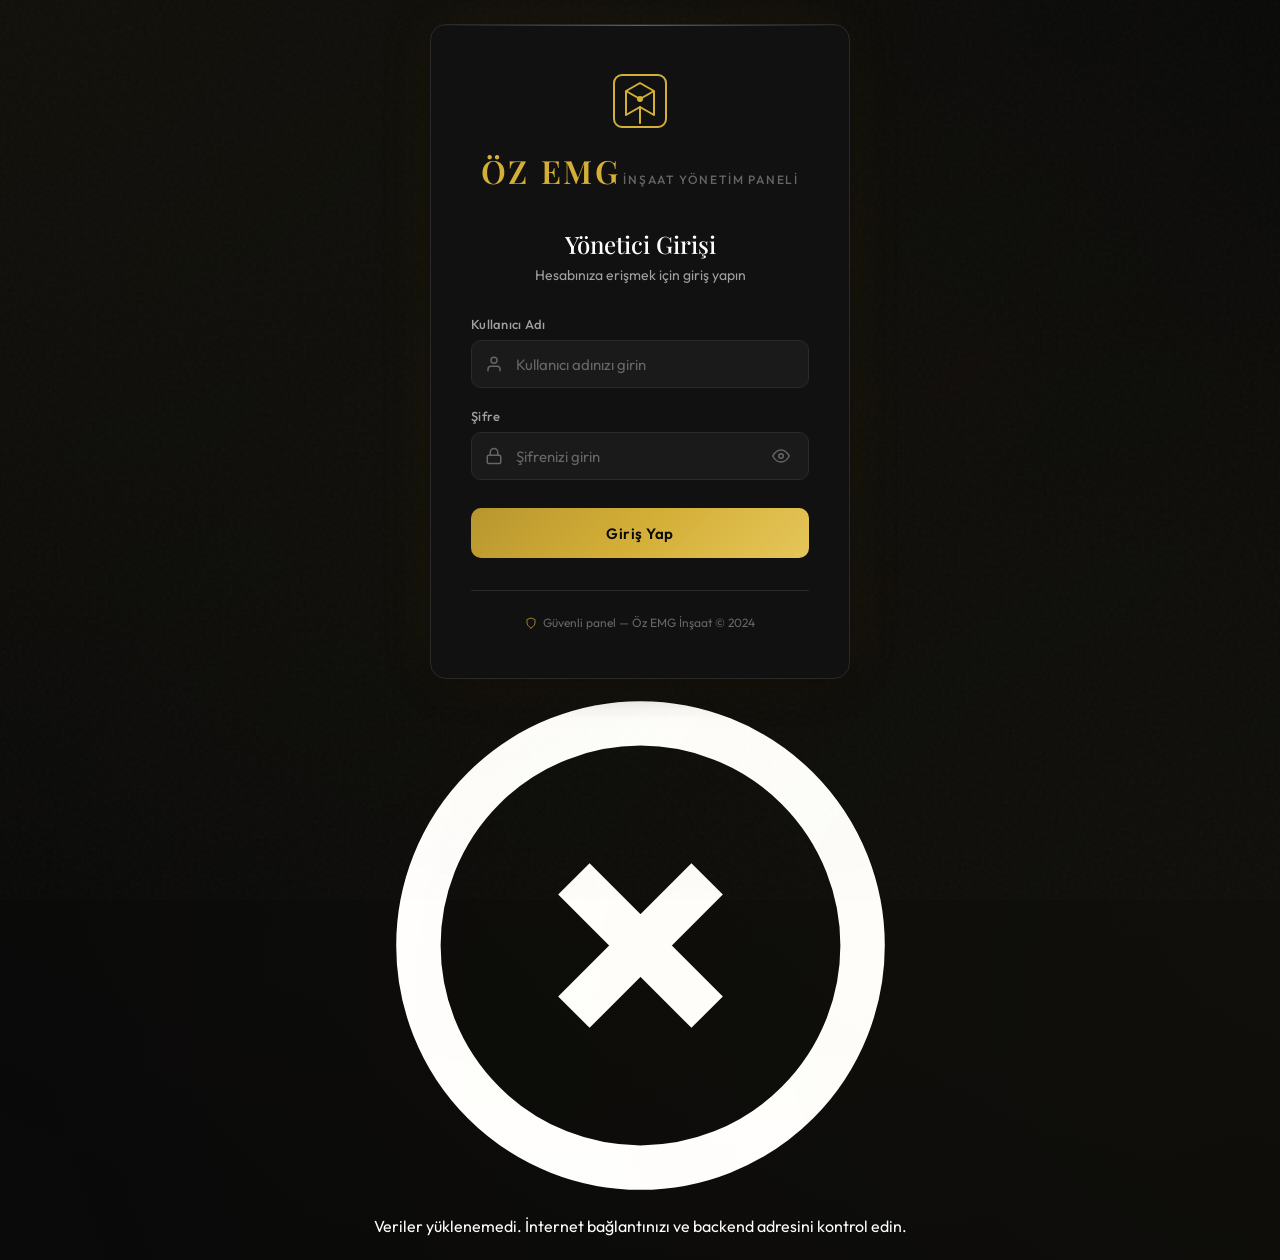
<file: admin/admin-services.html>
<!DOCTYPE html>
<html lang="tr">
<head>
  <meta charset="UTF-8">
  <meta name="viewport" content="width=device-width, initial-scale=1.0">
  <title>Hizmetler — Öz EMG İnşaat Yönetim</title>
  <link rel="stylesheet" href="css/admin.css">
  <link href="https://fonts.googleapis.com/css2?family=Playfair+Display:wght@600;700&family=Outfit:wght@400;500;600;700&display=swap" rel="stylesheet">
  <style>
    .icon-cell { width:42px;height:42px;border-radius:8px;background:rgba(212,175,55,0.1);display:flex;align-items:center;justify-content:center;color:var(--gold-primary); }
    .icon-cell svg{width:20px;height:20px;}
    .truncate-2 { display:-webkit-box;-webkit-line-clamp:2;-webkit-box-orient:vertical;overflow:hidden; }
  </style>
</head>
<body>
  <div class="admin-layout">
    <aside class="sidebar" id="sidebar">
      <div class="sidebar-logo">
        <svg viewBox="0 0 64 64" width="38" height="38" fill="none" stroke="#d4af37" stroke-width="2">
          <rect x="6" y="28" width="6" height="30"/>
          <rect x="16" y="18" width="8" height="40"/>
          <rect x="28" y="6" width="10" height="52"/>
          <rect x="42" y="22" width="6" height="36"/>
          <rect x="52" y="32" width="5" height="26"/>
        </svg>
        <div>
          <div class="sidebar-logo-text">ÖZ EMG</div>
          <div class="sidebar-logo-sub">Yönetim Paneli</div>
        </div>
      </div>
      <nav class="sidebar-nav">
        <a href="admin-dashboard.html" class="nav-item"><svg viewBox="0 0 24 24" fill="none" stroke="currentColor" stroke-width="2"><rect x="3" y="3" width="7" height="7"/><rect x="14" y="3" width="7" height="7"/><rect x="14" y="14" width="7" height="7"/><rect x="3" y="14" width="7" height="7"/></svg> Gösterge Paneli</a>
        <a href="admin-projects.html" class="nav-item"><svg viewBox="0 0 24 24" fill="none" stroke="currentColor" stroke-width="2"><path d="M3 21h18M5 21V7l8-4v18M19 21V11l-6-4"/></svg> Projeler</a>
        <a href="admin-services.html" class="nav-item active"><svg viewBox="0 0 24 24" fill="none" stroke="currentColor" stroke-width="2"><path d="M14.7 6.3a1 1 0 0 0 0 1.4l1.6 1.6a1 1 0 0 0 1.4 0l3.77-3.77a6 6 0 0 1-7.94 7.94l-6.91 6.91a2.12 2.12 0 0 1-3-3l6.91-6.91a6 6 0 0 1 7.94-7.94l-3.76 3.76z"/></svg> Hizmetler</a>
        <a href="admin-messages.html" class="nav-item"><svg viewBox="0 0 24 24" fill="none" stroke="currentColor" stroke-width="2"><path d="M21 15a2 2 0 0 1-2 2H7l-4 4V5a2 2 0 0 1 2-2h14a2 2 0 0 1 2 2z"/></svg> Mesajlar<span class="nav-badge danger" id="msgBadge" style="display:none">0</span></a>
        <a href="admin-references.html" class="nav-item"><svg viewBox="0 0 24 24" fill="none" stroke="currentColor" stroke-width="2"><polygon points="12 2 15.09 8.26 22 9.27 17 14.14 18.18 21.02 12 17.77 5.82 21.02 7 14.14 2 9.27 8.91 8.26 12 2"/></svg> Referanslar</a>
        <a href="admin-blog.html" class="nav-item"><svg viewBox="0 0 24 24" fill="none" stroke="currentColor" stroke-width="2"><path d="M19 20H5a2 2 0 0 1-2-2V6a2 2 0 0 1 2-2h10l6 6v8a2 2 0 0 1-2 2z"/><polyline points="14 2 14 8 20 8"/></svg> Blog</a>
        <div class="sidebar-section-title">Sistem</div>
        <a href="admin-settings.html" class="nav-item"><svg viewBox="0 0 24 24" fill="none" stroke="currentColor" stroke-width="2"><circle cx="12" cy="12" r="3"/><path d="M19.4 15a1.65 1.65 0 0 0 .33 1.82l.06.06a2 2 0 0 1 0 2.83 2 2 0 0 1-2.83 0l-.06-.06a1.65 1.65 0 0 0-1.82-.33 1.65 1.65 0 0 0-1 1.51V21a2 2 0 0 1-2 2 2 2 0 0 1-2-2v-.09A1.65 1.65 0 0 0 9 19.4a1.65 1.65 0 0 0-1.82.33l-.06.06a2 2 0 0 1-2.83 0 2 2 0 0 1 0-2.83l.06-.06a1.65 1.65 0 0 0 .33-1.82 1.65 1.65 0 0 0-1.51-1H3a2 2 0 0 1-2-2 2 2 0 0 1 2-2h.09A1.65 1.65 0 0 0 4.6 9a1.65 1.65 0 0 0-.33-1.82l-.06-.06a2 2 0 0 1 0-2.83 2 2 0 0 1 2.83 0l.06.06a1.65 1.65 0 0 0 1.82.33H9a1.65 1.65 0 0 0 1-1.51V3a2 2 0 0 1 2-2 2 2 0 0 1 2 2v.09a1.65 1.65 0 0 0 1 1.51 1.65 1.65 0 0 0 1.82-.33l.06-.06a2 2 0 0 1 2.83 0 2 2 0 0 1 0 2.83l-.06.06a1.65 1.65 0 0 0-.33 1.82V9a1.65 1.65 0 0 0 1.51 1H21a2 2 0 0 1 2 2 2 2 0 0 1-2 2h-.09a1.65 1.65 0 0 0-1.51 1z"/></svg> Ayarlar</a>
        <a href="../index.html" class="nav-item" target="_blank"><svg viewBox="0 0 24 24" fill="none" stroke="currentColor" stroke-width="2"><path d="M18 13v6a2 2 0 0 1-2 2H5a2 2 0 0 1-2-2V8a2 2 0 0 1 2-2h6M15 3h6v6M10 14L21 3"/></svg> Siteyi Gör</a>
      </nav>
      <div class="sidebar-footer">
        <div class="sidebar-user">
          <div class="sidebar-user-avatar" id="userAvatar">A</div>
          <div class="sidebar-user-info">
            <div class="sidebar-user-name" id="userName">Yönetici</div>
            <div class="sidebar-user-role">Admin</div>
          </div>
        </div>
        <button class="btn-logout" onclick="Admin.logout()"><svg viewBox="0 0 24 24" fill="none" stroke="currentColor" stroke-width="2"><path d="M9 21H5a2 2 0 0 1-2-2V5a2 2 0 0 1 2-2h4M16 17l5-5-5-5M21 12H9"/></svg> Çıkış Yap</button>
      </div>
    </aside>

    <div class="main-content">
      <div class="topbar">
        <div class="topbar-left">
          <button class="topbar-toggle" onclick="document.getElementById('sidebar').classList.toggle('open')"><svg viewBox="0 0 24 24" fill="none" stroke="currentColor" stroke-width="2"><path d="M3 12h18M3 6h18M3 18h18"/></svg></button>
          <div class="topbar-title">Yönetim Paneli <span>· Hizmetler</span></div>
        </div>
        <div class="topbar-right">
          <span class="topbar-time" id="topbarTime"></span>
        </div>
      </div>

      <div class="page-content">
        <div class="page-header">
          <div class="page-header-text">
            <h1>Hizmetler</h1>
            <p>Sunduğunuz hizmetleri yönetin, ekleyin veya düzenleyin.</p>
          </div>
          <div class="page-header-actions">
            <button class="btn btn--gold" onclick="openAddServiceModal()" style="width:auto"><svg viewBox="0 0 24 24" fill="none" stroke="currentColor" stroke-width="2"><path d="M12 5v14M5 12h14"/></svg> Yeni Hizmet Ekle</button>
          </div>
        </div>

        <div class="card">
          <div class="table-toolbar">
            <div class="search-wrap">
              <svg viewBox="0 0 24 24" fill="none" stroke="currentColor" stroke-width="2"><circle cx="11" cy="11" r="8"/><path d="m21 21-4.35-4.35"/></svg>
              <input type="text" id="searchInput" placeholder="Hizmet ara...">
            </div>
            <div style="font-size:0.85rem;color:var(--text-muted)" id="countLabel">0 hizmet</div>
          </div>
          <div style="overflow-x:auto">
            <table class="data-table" id="servicesTable">
              <thead>
                <tr><th>#</th><th>İkon</th><th>Başlık</th><th>Açıklama</th><th>Özellikler</th><th>Öne Çıkan</th><th>İşlemler</th></tr>
              </thead>
              <tbody id="servicesBody"></tbody>
            </table>
          </div>
        </div>
      </div>
    </div>
  </div>

  <!-- ADD MODAL -->
  <div class="modal-overlay" id="addServiceModal">
    <div class="modal">
      <div class="modal-header">
        <span class="modal-title">Yeni Hizmet Ekle</span>
        <button class="modal-close" onclick="Admin.closeModal('addServiceModal')"><svg viewBox="0 0 24 24" fill="none" stroke="currentColor" stroke-width="2"><path d="M18 6L6 18M6 6l12 12"/></svg></button>
      </div>
      <div class="modal-body">
        <form id="addServiceForm">
          <div class="form-row">
            <div class="form-group"><label>Başlık <span class="req">*</span></label><input type="text" class="form-control" name="title" required></div>
            <div class="form-group"><label>Slug (URL)</label><input type="text" class="form-control" name="slug" placeholder="otomatik oluşturulur"></div>
          </div>
          <div class="form-group"><label>İkon</label>
            <select class="form-control" name="icon">
              <option value="home">🏠 Ev (home)</option>
              <option value="building">🏢 Bina (building)</option>
              <option value="factory">🏭 Fabrika (factory)</option>
              <option value="refresh">🔄 Yenileme (refresh)</option>
              <option value="consult">💼 Danışmanlık (consult)</option>
            </select>
          </div>
          <div class="form-group"><label>Açıklama</label><textarea class="form-control" name="description" rows="3"></textarea></div>
          <div class="form-group"><label>Özellikler (her satıra bir tane)</label><textarea class="form-control" name="features" rows="5" placeholder="Özellik 1&#10;Özellik 2&#10;Özellik 3"></textarea></div>
          <label class="form-checkbox" style="display:flex;gap:0.5rem;align-items:center;font-size:0.9rem;color:var(--text-secondary)"><input type="checkbox" name="featured"> Ana sayfada göster (Öne Çıkan)</label>
        </form>
      </div>
      <div class="modal-footer">
        <button class="btn btn--outline" onclick="Admin.closeModal('addServiceModal')" style="width:auto">İptal</button>
        <button class="btn btn--gold" onclick="handleAddService()" style="width:auto">Kaydet</button>
      </div>
    </div>
  </div>

  <!-- EDIT MODAL -->
  <div class="modal-overlay" id="editServiceModal">
    <div class="modal">
      <div class="modal-header">
        <span class="modal-title">Hizmeti Düzenle</span>
        <button class="modal-close" onclick="Admin.closeModal('editServiceModal')"><svg viewBox="0 0 24 24" fill="none" stroke="currentColor" stroke-width="2"><path d="M18 6L6 18M6 6l12 12"/></svg></button>
      </div>
      <div class="modal-body">
        <form id="editServiceForm">
          <input type="hidden" name="id">
          <div class="form-row">
            <div class="form-group"><label>Başlık <span class="req">*</span></label><input type="text" class="form-control" name="title" required></div>
            <div class="form-group"><label>Slug</label><input type="text" class="form-control" name="slug"></div>
          </div>
          <div class="form-group"><label>İkon</label>
            <select class="form-control" name="icon">
              <option value="home">🏠 Ev</option><option value="building">🏢 Bina</option>
              <option value="factory">🏭 Fabrika</option><option value="refresh">🔄 Yenileme</option>
              <option value="consult">💼 Danışmanlık</option>
            </select>
          </div>
          <div class="form-group"><label>Açıklama</label><textarea class="form-control" name="description" rows="3"></textarea></div>
          <div class="form-group"><label>Özellikler</label><textarea class="form-control" name="features" rows="5"></textarea></div>
          <label class="form-checkbox" style="display:flex;gap:0.5rem;align-items:center;font-size:0.9rem;color:var(--text-secondary)"><input type="checkbox" name="featured"> Öne Çıkan</label>
        </form>
      </div>
      <div class="modal-footer">
        <button class="btn btn--danger" onclick="handleDeleteFromEdit()" style="width:auto">Sil</button>
        <button class="btn btn--outline" onclick="Admin.closeModal('editServiceModal')" style="width:auto">İptal</button>
        <button class="btn btn--gold" onclick="handleUpdateService()" style="width:auto">Güncelle</button>
      </div>
    </div>
  </div>

  <div class="toast-container"></div>

  <script src="../js/api-config.js"></script>
  <script src="js/admin.js"></script>
  <script>
    if (!Admin.requireAuth()) throw new Error('Not authenticated');

    // Update user info
    const session = Admin.getSession();
    document.getElementById('userName').textContent = session.name || 'Yönetici';
    document.getElementById('userAvatar').textContent = Admin.initials(session.name || 'A');

    // Clock
    function updateClock() {
      const d = new Date();
      document.getElementById('topbarTime').textContent = d.toLocaleString('tr-TR', { dateStyle: 'long', timeStyle: 'short' });
    }
    updateClock(); setInterval(updateClock, 30000);

    const ICONS = {
      home: '<svg viewBox="0 0 24 24" fill="none" stroke="currentColor" stroke-width="2"><path d="M3 9l9-7 9 7v11a2 2 0 0 1-2 2H5a2 2 0 0 1-2-2z"/></svg>',
      building: '<svg viewBox="0 0 24 24" fill="none" stroke="currentColor" stroke-width="2"><rect x="4" y="2" width="16" height="20" rx="2"/><path d="M9 22v-4h6v4M8 6h.01M16 6h.01M8 10h.01M16 10h.01M8 14h.01M16 14h.01"/></svg>',
      factory: '<svg viewBox="0 0 24 24" fill="none" stroke="currentColor" stroke-width="2"><path d="M2 20V8l5 4V8l5 4V8l5 4 5-4v12z"/></svg>',
      refresh: '<svg viewBox="0 0 24 24" fill="none" stroke="currentColor" stroke-width="2"><path d="M3 12a9 9 0 0 1 15-6.7L21 8M21 3v5h-5M21 12a9 9 0 0 1-15 6.7L3 16M3 21v-5h5"/></svg>',
      consult: '<svg viewBox="0 0 24 24" fill="none" stroke="currentColor" stroke-width="2"><path d="M20 7h-7M14 17H3M17 20a3 3 0 1 0 0-6 3 3 0 0 0 0 6zM7 10a3 3 0 1 0 0-6 3 3 0 0 0 0 6z"/></svg>'
    };

    function renderTable() {
      let services = Admin.getServices();
      const q = document.getElementById('searchInput').value.toLowerCase();
      if (q) services = services.filter(s => s.title.toLowerCase().includes(q) || s.description.toLowerCase().includes(q));
      document.getElementById('countLabel').textContent = `${services.length} hizmet`;
      const tbody = document.getElementById('servicesBody');
      if (services.length === 0) {
        tbody.innerHTML = `<tr><td colspan="7"><div class="empty-state"><svg viewBox="0 0 24 24" fill="none" stroke="currentColor" stroke-width="1.5"><path d="M14.7 6.3a1 1 0 0 0 0 1.4l1.6 1.6a1 1 0 0 0 1.4 0l3.77-3.77a6 6 0 0 1-7.94 7.94l-6.91 6.91a2.12 2.12 0 0 1-3-3l6.91-6.91a6 6 0 0 1 7.94-7.94l-3.76 3.76z"/></svg><h3>Henüz hizmet yok</h3><p>"Yeni Hizmet Ekle" ile başlayın</p></div></td></tr>`;
        return;
      }
      tbody.innerHTML = services.map((s, i) => `
        <tr>
          <td class="col-id">#${i + 1}</td>
          <td><div class="icon-cell">${ICONS[s.icon] || ICONS.home}</div></td>
          <td class="col-title">${s.title}</td>
          <td><div class="truncate-2" style="max-width:280px;color:var(--text-muted)">${s.description || '—'}</div></td>
          <td style="color:var(--text-muted);font-size:0.85rem">${s.features ? s.features.split('|').length + ' özellik' : '—'}</td>
          <td>${s.featured ? '<span style="color:var(--gold-primary);font-size:1.2rem">★</span>' : '<span style="color:var(--text-muted)">—</span>'}</td>
          <td><div class="row-actions">
            <button onclick='openEditServiceModal(${JSON.stringify(s).replace(/'/g, "\\u0027")})' title="Düzenle"><svg viewBox="0 0 24 24" fill="none" stroke="currentColor" stroke-width="2"><path d="M11 4H4a2 2 0 0 0-2 2v14a2 2 0 0 0 2 2h14a2 2 0 0 0 2-2v-7M18.5 2.5a2.121 2.121 0 0 1 3 3L12 15l-4 1 1-4 9.5-9.5z"/></svg></button>
            <button class="danger" onclick="handleDeleteService('${s.id}')" title="Sil"><svg viewBox="0 0 24 24" fill="none" stroke="currentColor" stroke-width="2"><path d="M3 6h18M19 6v14a2 2 0 0 1-2 2H7a2 2 0 0 1-2-2V6M8 6V4a2 2 0 0 1 2-2h4a2 2 0 0 1 2 2v2"/></svg></button>
          </div></td>
        </tr>
      `).join('');
    }

    function openAddServiceModal() {
      document.getElementById('addServiceForm').reset();
      Admin.openModal('addServiceModal');
    }

    function openEditServiceModal(s) {
      const f = document.getElementById('editServiceForm');
      f.id.value = s.id; f.title.value = s.title; f.slug.value = s.slug || '';
      f.icon.value = s.icon || 'home';
      f.description.value = s.description || '';
      f.features.value = s.features || '';
      f.featured.checked = !!s.featured;
      Admin.openModal('editServiceModal');
    }

    function formToObj(form) {
      const fd = new FormData(form);
      const obj = Object.fromEntries(fd.entries());
      if (obj.featured === 'on') obj.featured = true; else obj.featured = false;
      return obj;
    }

    async function handleAddService() {
      const f = document.getElementById('addServiceForm');
      if (!f.title.value.trim()) { Admin.toast('Başlık gerekli', 'error'); return; }
      const data = formToObj(f);
      if (!data.slug) data.slug = data.title.toLowerCase().replace(/[^\w\s-]/g,'').replace(/\s+/g,'-');
      try {
        await Admin.addService(data);
        Admin.toast('Hizmet başarıyla eklendi!');
        Admin.closeModal('addServiceModal');
        renderTable();
      } catch (err) {
        Admin.toast(err.message || 'Hizmet eklenemedi.', 'error');
      }
    }

    async function handleUpdateService() {
      const f = document.getElementById('editServiceForm');
      if (!f.title.value.trim()) { Admin.toast('Başlık gerekli', 'error'); return; }
      const data = formToObj(f);
      const id = data.id; delete data.id;
      try {
        await Admin.updateService(id, data);
        Admin.toast('Hizmet güncellendi!');
        Admin.closeModal('editServiceModal');
        renderTable();
      } catch (err) {
        Admin.toast(err.message || 'Hizmet güncellenemedi.', 'error');
      }
    }

    async function handleDeleteService(id) {
      if (!await Admin.confirm('Bu hizmeti silmek istediğinize emin misiniz?')) return;
      Admin.deleteService(id);
      Admin.toast('Hizmet silindi');
      renderTable();
    }

    async function handleDeleteFromEdit() {
      const id = document.getElementById('editServiceForm').id.value;
      if (!await Admin.confirm('Bu hizmeti silmek istediğinize emin misiniz?')) return;
      Admin.deleteService(id);
      Admin.toast('Hizmet silindi');
      Admin.closeModal('editServiceModal');
      renderTable();
    }

    document.getElementById('searchInput').addEventListener('input', renderTable);

    (async function initPage() {
      await Admin.initAllData();
      Admin.updateSidebarBadges();
      renderTable();
    })();
  </script>
</body>
</html>
</file>
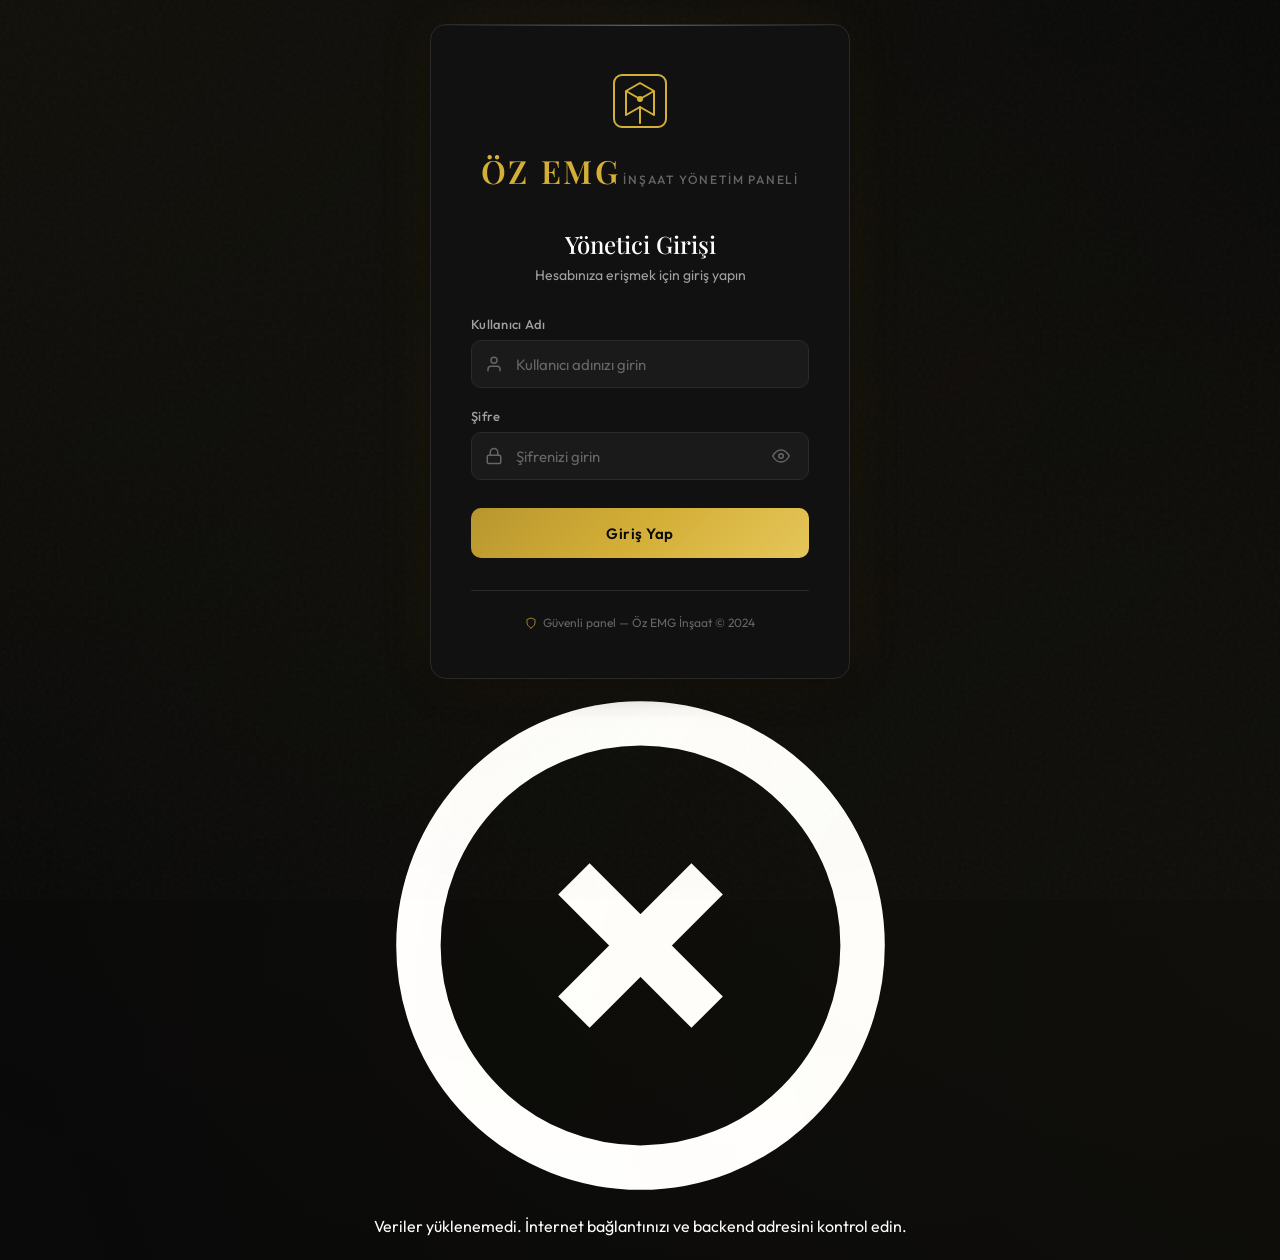
<file: admin/admin-settings.html>
<!DOCTYPE html>
<html lang="tr">
<head>
  <meta charset="UTF-8">
  <meta name="viewport" content="width=device-width, initial-scale=1.0">
  <title>Ayarlar — Öz EMG İnşaat Yönetim</title>
  <link rel="stylesheet" href="css/admin.css">
  <link href="https://fonts.googleapis.com/css2?family=Playfair+Display:wght@600;700&family=Outfit:wght@400;500;600;700&display=swap" rel="stylesheet">
</head>
<body>
  <div class="admin-layout">
    <aside class="sidebar" id="sidebar">
      <div class="sidebar-logo">
        <svg viewBox="0 0 64 64" width="38" height="38" fill="none" stroke="#d4af37" stroke-width="2">
          <rect x="6" y="28" width="6" height="30"/><rect x="16" y="18" width="8" height="40"/>
          <rect x="28" y="6" width="10" height="52"/><rect x="42" y="22" width="6" height="36"/>
          <rect x="52" y="32" width="5" height="26"/>
        </svg>
        <div><div class="sidebar-logo-text">ÖZ EMG</div><div class="sidebar-logo-sub">Yönetim Paneli</div></div>
      </div>
      <nav class="sidebar-nav">
        <a href="admin-dashboard.html" class="nav-item"><svg viewBox="0 0 24 24" fill="none" stroke="currentColor" stroke-width="2"><rect x="3" y="3" width="7" height="7"/><rect x="14" y="3" width="7" height="7"/><rect x="14" y="14" width="7" height="7"/><rect x="3" y="14" width="7" height="7"/></svg> Gösterge Paneli</a>
        <a href="admin-projects.html" class="nav-item"><svg viewBox="0 0 24 24" fill="none" stroke="currentColor" stroke-width="2"><path d="M3 21h18M5 21V7l8-4v18M19 21V11l-6-4"/></svg> Projeler</a>
        <a href="admin-services.html" class="nav-item"><svg viewBox="0 0 24 24" fill="none" stroke="currentColor" stroke-width="2"><path d="M14.7 6.3a1 1 0 0 0 0 1.4l1.6 1.6a1 1 0 0 0 1.4 0l3.77-3.77a6 6 0 0 1-7.94 7.94l-6.91 6.91a2.12 2.12 0 0 1-3-3l6.91-6.91a6 6 0 0 1 7.94-7.94l-3.76 3.76z"/></svg> Hizmetler</a>
        <a href="admin-messages.html" class="nav-item"><svg viewBox="0 0 24 24" fill="none" stroke="currentColor" stroke-width="2"><path d="M21 15a2 2 0 0 1-2 2H7l-4 4V5a2 2 0 0 1 2-2h14a2 2 0 0 1 2 2z"/></svg> Mesajlar<span class="nav-badge danger" id="msgBadge" style="display:none">0</span></a>
        <a href="admin-references.html" class="nav-item"><svg viewBox="0 0 24 24" fill="none" stroke="currentColor" stroke-width="2"><polygon points="12 2 15.09 8.26 22 9.27 17 14.14 18.18 21.02 12 17.77 5.82 21.02 7 14.14 2 9.27 8.91 8.26 12 2"/></svg> Referanslar</a>
        <a href="admin-blog.html" class="nav-item"><svg viewBox="0 0 24 24" fill="none" stroke="currentColor" stroke-width="2"><path d="M19 20H5a2 2 0 0 1-2-2V6a2 2 0 0 1 2-2h10l6 6v8a2 2 0 0 1-2 2z"/><polyline points="14 2 14 8 20 8"/></svg> Blog</a>
        <div class="sidebar-section-title">Sistem</div>
        <a href="admin-settings.html" class="nav-item active"><svg viewBox="0 0 24 24" fill="none" stroke="currentColor" stroke-width="2"><circle cx="12" cy="12" r="3"/><path d="M19.4 15a1.65 1.65 0 0 0 .33 1.82l.06.06a2 2 0 0 1 0 2.83 2 2 0 0 1-2.83 0l-.06-.06a1.65 1.65 0 0 0-1.82-.33 1.65 1.65 0 0 0-1 1.51V21a2 2 0 0 1-2 2 2 2 0 0 1-2-2v-.09A1.65 1.65 0 0 0 9 19.4a1.65 1.65 0 0 0-1.82.33l-.06.06a2 2 0 0 1-2.83 0 2 2 0 0 1 0-2.83l.06-.06a1.65 1.65 0 0 0 .33-1.82 1.65 1.65 0 0 0-1.51-1H3a2 2 0 0 1-2-2 2 2 0 0 1 2-2h.09A1.65 1.65 0 0 0 4.6 9a1.65 1.65 0 0 0-.33-1.82l-.06-.06a2 2 0 0 1 0-2.83 2 2 0 0 1 2.83 0l.06.06a1.65 1.65 0 0 0 1.82.33H9a1.65 1.65 0 0 0 1-1.51V3a2 2 0 0 1 2-2 2 2 0 0 1 2 2v.09a1.65 1.65 0 0 0 1 1.51 1.65 1.65 0 0 0 1.82-.33l.06-.06a2 2 0 0 1 2.83 0 2 2 0 0 1 0 2.83l-.06.06a1.65 1.65 0 0 0-.33 1.82V9a1.65 1.65 0 0 0 1.51 1H21a2 2 0 0 1 2 2 2 2 0 0 1-2 2h-.09a1.65 1.65 0 0 0-1.51 1z"/></svg> Ayarlar</a>
        <a href="../index.html" class="nav-item" target="_blank"><svg viewBox="0 0 24 24" fill="none" stroke="currentColor" stroke-width="2"><path d="M18 13v6a2 2 0 0 1-2 2H5a2 2 0 0 1-2-2V8a2 2 0 0 1 2-2h6M15 3h6v6M10 14L21 3"/></svg> Siteyi Gör</a>
      </nav>
      <div class="sidebar-footer">
        <div class="sidebar-user">
          <div class="sidebar-user-avatar" id="userAvatar">A</div>
          <div class="sidebar-user-info">
            <div class="sidebar-user-name" id="userName">Yönetici</div>
            <div class="sidebar-user-role">Admin</div>
          </div>
        </div>
        <button class="btn-logout" onclick="Admin.logout()"><svg viewBox="0 0 24 24" fill="none" stroke="currentColor" stroke-width="2"><path d="M9 21H5a2 2 0 0 1-2-2V5a2 2 0 0 1 2-2h4M16 17l5-5-5-5M21 12H9"/></svg> Çıkış Yap</button>
      </div>
    </aside>

    <div class="main-content">
      <div class="topbar">
        <div class="topbar-left">
          <button class="topbar-toggle" onclick="document.getElementById('sidebar').classList.toggle('open')"><svg viewBox="0 0 24 24" fill="none" stroke="currentColor" stroke-width="2"><path d="M3 12h18M3 6h18M3 18h18"/></svg></button>
          <div class="topbar-title">Yönetim Paneli <span>· Ayarlar</span></div>
        </div>
        <div class="topbar-right"><span class="topbar-time" id="topbarTime"></span></div>
      </div>

      <div class="page-content">
        <div class="page-header">
          <div class="page-header-text">
            <h1>Genel Ayarlar</h1>
            <p>Site bilgileri, iletişim, sosyal medya ve SEO ayarları.</p>
          </div>
        </div>

        <form id="settingsForm" class="settings-grid">
          <div class="settings-section">
            <h3><svg viewBox="0 0 24 24" fill="none" stroke="currentColor" stroke-width="2"><circle cx="12" cy="12" r="10"/><path d="M12 8v4M12 16h.01"/></svg> Site Bilgileri</h3>
            <div class="form-group"><label>Site Adı</label><input class="form-control" name="siteName"></div>
            <div class="form-group"><label>Slogan</label><input class="form-control" name="tagline"></div>
            <div class="form-group"><label>Slogan Detay</label><input class="form-control" name="slogan"></div>
          </div>
          <div class="settings-section">
            <h3><svg viewBox="0 0 24 24" fill="none" stroke="currentColor" stroke-width="2"><path d="M22 16.92v3a2 2 0 0 1-2.18 2 19.79 19.79 0 0 1-8.63-3.07 19.5 19.5 0 0 1-6-6 19.79 19.79 0 0 1-3.07-8.67A2 2 0 0 1 4.11 2h3a2 2 0 0 1 2 1.72c.127.96.361 1.903.7 2.81a2 2 0 0 1-.45 2.11L8.09 9.91a16 16 0 0 0 6 6l1.27-1.27a2 2 0 0 1 2.11-.45c.907.339 1.85.573 2.81.7A2 2 0 0 1 22 16.92z"/></svg> İletişim</h3>
            <div class="form-group"><label>Telefon</label><input class="form-control" name="phone"></div>
            <div class="form-group"><label>WhatsApp</label><input class="form-control" name="whatsapp"></div>
            <div class="form-group"><label>E-Posta</label><input class="form-control" name="email" type="email"></div>
            <div class="form-group"><label>Adres</label><textarea class="form-control" name="address" rows="2"></textarea></div>
            <div class="form-group"><label>Çalışma Saatleri</label><textarea class="form-control" name="workingHours" rows="2"></textarea></div>
          </div>
          <div class="settings-section">
            <h3><svg viewBox="0 0 24 24" fill="none" stroke="currentColor" stroke-width="2"><circle cx="18" cy="5" r="3"/><circle cx="6" cy="12" r="3"/><circle cx="18" cy="19" r="3"/><path d="m8.59 13.51 6.83 3.98M15.41 6.51l-6.82 3.98"/></svg> Sosyal Medya</h3>
            <div class="form-group"><label>Instagram</label><input class="form-control" name="instagram"></div>
            <div class="form-group"><label>Facebook</label><input class="form-control" name="facebook"></div>
            <div class="form-group"><label>LinkedIn</label><input class="form-control" name="linkedin"></div>
            <div class="form-group"><label>YouTube</label><input class="form-control" name="youtube"></div>
            <div class="form-group"><label>Twitter / X</label><input class="form-control" name="twitter"></div>
          </div>
          <div class="settings-section">
            <h3><svg viewBox="0 0 24 24" fill="none" stroke="currentColor" stroke-width="2"><circle cx="11" cy="11" r="8"/><path d="m21 21-4.35-4.35"/></svg> SEO</h3>
            <div class="form-group"><label>Domain</label><input class="form-control" name="domain"></div>
            <div class="form-group"><label>Meta Açıklama</label><textarea class="form-control" name="metaDescription" rows="3"></textarea></div>
          </div>
          <div class="settings-section">
            <h3><svg viewBox="0 0 24 24" fill="none" stroke="currentColor" stroke-width="2"><path d="M3 3v18h18M18 17V9M13 17V5M8 17v-3"/></svg> Anasayfa İstatistikleri</h3>
            <div class="form-group"><label>Tamamlanan Proje</label><input class="form-control" name="statProjects" type="number"></div>
            <div class="form-group"><label>Yıllık Tecrübe</label><input class="form-control" name="statYears" type="number"></div>
            <div class="form-group"><label>Müşteri Memnuniyeti (%)</label><input class="form-control" name="statSatisfaction" type="number"></div>
            <div class="form-group"><label>Uzman Çalışan</label><input class="form-control" name="statTeam" type="number"></div>
          </div>
        </form>

        <div style="margin-top:1.5rem;display:flex;justify-content:flex-end;gap:0.6rem">
          <button class="btn btn--outline" onclick="location.reload()" style="width:auto">İptal</button>
          <button class="btn btn--gold" onclick="saveSettings()" style="width:auto"><svg viewBox="0 0 24 24" fill="none" stroke="currentColor" stroke-width="2"><path d="M19 21H5a2 2 0 0 1-2-2V5a2 2 0 0 1 2-2h11l5 5v11a2 2 0 0 1-2 2z"/><polyline points="17 21 17 13 7 13 7 21"/><polyline points="7 3 7 8 15 8"/></svg> Ayarları Kaydet</button>
        </div>

        <div class="page-header" style="margin-top:2.5rem">
          <div class="page-header-text">
            <h1>Şifre Değiştir</h1>
            <p>Admin giriş şifrenizi güncelleyin.</p>
          </div>
        </div>
        <form id="passwordForm" class="settings-grid" onsubmit="return false;">
          <div class="settings-section">
            <h3><svg viewBox="0 0 24 24" fill="none" stroke="currentColor" stroke-width="2"><rect x="3" y="11" width="18" height="11" rx="2"/><path d="M7 11V7a5 5 0 0 1 10 0v4"/></svg> Güvenlik</h3>
            <div class="form-group"><label>Mevcut Şifre</label><input class="form-control" name="currentPassword" type="password" autocomplete="current-password"></div>
            <div class="form-group"><label>Yeni Şifre</label><input class="form-control" name="newPassword" type="password" autocomplete="new-password"></div>
            <div class="form-group"><label>Yeni Şifre (Tekrar)</label><input class="form-control" name="newPassword2" type="password" autocomplete="new-password"></div>
          </div>
        </form>
        <div style="margin-top:1rem;display:flex;justify-content:flex-end;gap:0.6rem">
          <button class="btn btn--gold" onclick="handleChangePassword()" style="width:auto">Şifreyi Güncelle</button>
        </div>
      </div>
    </div>
  </div>

  <div class="toast-container"></div>

  <script src="../js/api-config.js"></script>
  <script src="js/admin.js"></script>
  <script>
    if (!Admin.requireAuth()) throw new Error('Not authenticated');

    const session = Admin.getSession();
    document.getElementById('userName').textContent = session.name || 'Yönetici';
    document.getElementById('userAvatar').textContent = Admin.initials(session.name || 'A');

    function updateClock() {
      document.getElementById('topbarTime').textContent = new Date().toLocaleString('tr-TR', { dateStyle:'long', timeStyle:'short' });
    }
    updateClock(); setInterval(updateClock, 30000);

    function loadSettings() {
      const s = Admin.getSettings();
      const f = document.getElementById('settingsForm');
      Object.keys(s).forEach(k => {
        const el = f.elements[k];
        if (el) el.value = s[k] || '';
      });
    }

    async function saveSettings() {
      const f = document.getElementById('settingsForm');
      const data = Object.fromEntries(new FormData(f).entries());
      try {
        await Admin.saveSettings(data);
        Admin.toast('Ayarlar başarıyla kaydedildi!');
      } catch (err) {
        Admin.toast(err.message || 'Ayarlar kaydedilemedi.', 'error');
      }
    }

    async function handleChangePassword() {
      const f = document.getElementById('passwordForm');
      const current = f.currentPassword.value;
      const next = f.newPassword.value;
      const next2 = f.newPassword2.value;
      if (!current || !next) { Admin.toast('Mevcut ve yeni şifre zorunludur.', 'error'); return; }
      if (next.length < 6) { Admin.toast('Yeni şifre en az 6 karakter olmalıdır.', 'error'); return; }
      if (next !== next2) { Admin.toast('Yeni şifreler eşleşmiyor.', 'error'); return; }
      try {
        const res = await Admin.changePassword(current, next);
        Admin.toast(res.msg || 'Şifre güncellendi!');
        f.reset();
      } catch (err) {
        Admin.toast(err.message || 'Şifre güncellenemedi.', 'error');
      }
    }

    (async function initPage() {
      await Admin.initAllData();
      Admin.updateSidebarBadges();
      loadSettings();
    })();
  </script>
</body>
</html>
</file>
<file: css/style.css>
/* ============================================
   ÖZ EMG İNŞAAT - Premium Kurumsal Site Stilleri
   Siyah + Altın Sarısı Teması
   ============================================ */

:root {
  /* Renkler */
  --bg-primary: #0a0a0a;
  --bg-secondary: #111111;
  --bg-tertiary: #1a1a1a;
  --bg-elevated: #1f1f1f;
  --bg-card: #161616;
  --border-subtle: rgba(212, 175, 55, 0.12);
  --border-medium: rgba(212, 175, 55, 0.25);
  --text-primary: #ffffff;
  --text-secondary: #c4c4c4;
  --text-muted: #8a8a8a;
  --gold-primary: #d4af37;
  --gold-light: #f4c430;
  --gold-dark: #b8860b;
  --gold-glow: rgba(212, 175, 55, 0.4);
  --danger: #e74c3c;
  --success: #27ae60;
  
  /* Tipografi */
  --font-serif: 'Playfair Display', 'Times New Roman', serif;
  --font-sans: 'Outfit', -apple-system, BlinkMacSystemFont, sans-serif;
  --font-display: 'Cormorant Garamond', 'Playfair Display', serif;
  
  /* Boyutlar */
  --container-max: 1280px;
  --container-pad: 1.5rem;
  --section-pad: 6rem;
  --section-pad-mobile: 4rem;
  --radius-sm: 6px;
  --radius: 10px;
  --radius-lg: 18px;
  
  /* Animasyon */
  --ease: cubic-bezier(0.16, 1, 0.3, 1);
  --ease-snap: cubic-bezier(0.34, 1.56, 0.64, 1);
  --t-fast: 200ms;
  --t: 350ms;
  --t-slow: 600ms;
}

* { box-sizing: border-box; margin: 0; padding: 0; }

html { scroll-behavior: smooth; -webkit-text-size-adjust: 100%; }

body {
  font-family: var(--font-sans);
  background: var(--bg-primary);
  color: var(--text-primary);
  line-height: 1.6;
  font-weight: 400;
  overflow-x: hidden;
  -webkit-font-smoothing: antialiased;
  -moz-osx-font-smoothing: grayscale;
}

img, video, svg { max-width: 100%; height: auto; display: block; }
a { color: inherit; text-decoration: none; transition: color var(--t-fast) var(--ease); }
button { font: inherit; cursor: pointer; border: none; background: none; color: inherit; }
ul, ol { list-style: none; }

/* Tipografi */
h1, h2, h3, h4 { font-family: var(--font-serif); font-weight: 600; line-height: 1.15; letter-spacing: -0.02em; }
h1 { font-size: clamp(2.4rem, 6vw, 4.8rem); }
h2 { font-size: clamp(1.9rem, 4vw, 3.2rem); }
h3 { font-size: clamp(1.4rem, 2.5vw, 1.8rem); }
h4 { font-size: 1.2rem; }
p { color: var(--text-secondary); }

.eyebrow {
  display: inline-flex;
  align-items: center;
  gap: 0.6rem;
  font-family: var(--font-sans);
  font-size: 0.78rem;
  font-weight: 500;
  text-transform: uppercase;
  letter-spacing: 0.25em;
  color: var(--gold-primary);
  margin-bottom: 1.2rem;
}
.eyebrow::before {
  content: "";
  width: 28px;
  height: 1px;
  background: var(--gold-primary);
}

.section-title { margin-bottom: 1rem; }
.section-subtitle { font-size: 1.05rem; color: var(--text-muted); max-width: 640px; margin: 0 auto; }

.text-gold { color: var(--gold-primary); }
.text-gold-gradient {
  background: linear-gradient(135deg, var(--gold-light), var(--gold-primary), var(--gold-dark));
  -webkit-background-clip: text;
  background-clip: text;
  color: transparent;
  -webkit-text-fill-color: transparent;
}

/* Layout */
.container { max-width: var(--container-max); margin: 0 auto; padding: 0 var(--container-pad); }
.section { padding: var(--section-pad) 0; position: relative; }
.section--tight { padding: 4rem 0; }
.section--dark { background: var(--bg-secondary); }
.section--darker { background: var(--bg-primary); }

@media (max-width: 768px) {
  :root { --section-pad: 4rem; --container-pad: 1.2rem; }
}

/* Decorative */
.divider-gold { width: 60px; height: 2px; background: linear-gradient(90deg, var(--gold-primary), transparent); margin: 1.5rem 0; }
.divider-gold--center { margin-left: auto; margin-right: auto; }
.glow-line { height: 1px; background: linear-gradient(90deg, transparent, var(--border-medium), transparent); margin: 4rem 0; }

/* ============================================
   NAVBAR
   ============================================ */
.navbar {
  position: fixed;
  top: 0; left: 0; right: 0;
  z-index: 100;
  padding: 1.1rem 0;
  background: rgba(10, 10, 10, 0.7);
  backdrop-filter: blur(20px);
  -webkit-backdrop-filter: blur(20px);
  border-bottom: 1px solid transparent;
  transition: all var(--t) var(--ease);
}
.navbar.scrolled {
  padding: 0.7rem 0;
  background: rgba(10, 10, 10, 0.92);
  border-bottom-color: var(--border-subtle);
}
.nav-inner { display: flex; align-items: center; justify-content: space-between; gap: 2rem; }
.nav-logo { display: flex; align-items: center; gap: 0.75rem; flex-shrink: 0; }
.nav-logo img { height: 48px; width: auto; }
.nav-logo-text { font-family: var(--font-serif); font-weight: 700; font-size: 1.05rem; letter-spacing: 0.04em; color: var(--text-primary); }
.nav-logo-text small { display: block; font-family: var(--font-sans); font-size: 0.62rem; font-weight: 500; letter-spacing: 0.25em; color: var(--gold-primary); margin-top: 2px; }

.nav-menu { display: flex; align-items: center; gap: 2.4rem; }
.nav-link {
  font-size: 0.92rem;
  font-weight: 500;
  color: var(--text-secondary);
  position: relative;
  padding: 0.5rem 0;
  letter-spacing: 0.02em;
}
.nav-link::after {
  content: "";
  position: absolute;
  bottom: 0; left: 0;
  width: 0; height: 1.5px;
  background: var(--gold-primary);
  transition: width var(--t) var(--ease);
}
.nav-link:hover, .nav-link.active { color: var(--gold-primary); }
.nav-link:hover::after, .nav-link.active::after { width: 100%; }

.nav-cta {
  display: inline-flex;
  align-items: center;
  gap: 0.5rem;
  padding: 0.7rem 1.4rem;
  background: transparent;
  border: 1.5px solid var(--gold-primary);
  border-radius: 50px;
  color: var(--gold-primary);
  font-size: 0.85rem;
  font-weight: 600;
  letter-spacing: 0.04em;
  transition: all var(--t) var(--ease);
}
.nav-cta:hover {
  background: var(--gold-primary);
  color: var(--bg-primary);
  transform: translateY(-1px);
  box-shadow: 0 8px 24px -8px var(--gold-glow);
}
.nav-cta svg { width: 16px; height: 16px; }

.nav-toggle {
  display: none;
  width: 36px; height: 36px;
  flex-direction: column;
  justify-content: center;
  align-items: center;
  gap: 4px;
}
.nav-toggle span { display: block; width: 22px; height: 1.5px; background: var(--text-primary); transition: all var(--t) var(--ease); }
.nav-toggle.open span:nth-child(1) { transform: translateY(5.5px) rotate(45deg); background: var(--gold-primary); }
.nav-toggle.open span:nth-child(2) { opacity: 0; }
.nav-toggle.open span:nth-child(3) { transform: translateY(-5.5px) rotate(-45deg); background: var(--gold-primary); }

@media (max-width: 920px) {
  .nav-menu {
    position: fixed;
    top: 0; right: 0;
    width: 100%;
    max-width: 360px;
    height: 100vh;
    background: var(--bg-secondary);
    border-left: 1px solid var(--border-subtle);
    flex-direction: column;
    align-items: flex-start;
    justify-content: flex-start;
    padding: 5rem 2rem 2rem;
    gap: 0;
    transform: translateX(100%);
    transition: transform var(--t) var(--ease);
  }
  .nav-menu.open { transform: translateX(0); }
  .nav-link { width: 100%; padding: 1rem 0; border-bottom: 1px solid var(--border-subtle); font-size: 1.1rem; }
  .nav-link::after { display: none; }
  .nav-cta { margin-top: 1.5rem; align-self: stretch; justify-content: center; }
  .nav-toggle { display: flex; z-index: 101; }
}

/* ============================================
   BUTTONS
   ============================================ */
.btn {
  display: inline-flex;
  align-items: center;
  gap: 0.6rem;
  padding: 0.95rem 1.8rem;
  font-size: 0.95rem;
  font-weight: 600;
  border-radius: 50px;
  letter-spacing: 0.02em;
  transition: all var(--t) var(--ease);
  cursor: pointer;
  position: relative;
  overflow: hidden;
  border: 1.5px solid transparent;
}
.btn svg { width: 18px; height: 18px; transition: transform var(--t) var(--ease); }
.btn:hover svg { transform: translateX(3px); }

.btn--gold {
  background: linear-gradient(135deg, var(--gold-light), var(--gold-primary));
  color: var(--bg-primary);
  box-shadow: 0 6px 20px -8px var(--gold-glow);
}
.btn--gold:hover {
  transform: translateY(-2px);
  box-shadow: 0 12px 32px -8px var(--gold-glow);
}
.btn--outline {
  background: transparent;
  color: var(--text-primary);
  border-color: rgba(255, 255, 255, 0.2);
}
.btn--outline:hover {
  border-color: var(--gold-primary);
  color: var(--gold-primary);
  background: rgba(212, 175, 55, 0.05);
}
.btn--ghost {
  background: transparent;
  color: var(--gold-primary);
  padding: 0.5rem 0;
  border: none;
  border-radius: 0;
}
.btn--ghost::after {
  content: "";
  position: absolute;
  bottom: 0; left: 0;
  width: 100%; height: 1.5px;
  background: var(--gold-primary);
  transform: scaleX(0.4);
  transform-origin: left;
  transition: transform var(--t) var(--ease);
}
.btn--ghost:hover { color: var(--gold-light); }
.btn--ghost:hover::after { transform: scaleX(1); }
.btn--ghost svg { transition: transform var(--t) var(--ease); }
.btn--ghost:hover svg { transform: translateX(5px); }

.btn--block { width: 100%; justify-content: center; }

/* ============================================
   HERO
   ============================================ */
.hero {
  position: relative;
  min-height: 100vh;
  display: flex;
  align-items: center;
  padding: 8rem 0 4rem;
  overflow: hidden;
}
.hero-bg {
  position: absolute;
  inset: 0;
  background: 
    linear-gradient(135deg, rgba(10, 10, 10, 0.92) 0%, rgba(10, 10, 10, 0.75) 50%, rgba(10, 10, 10, 0.6) 100%),
    url('../images/hero-main.webp') center/cover no-repeat;
  z-index: -2;
}
.hero-bg::after {
  content: "";
  position: absolute;
  inset: 0;
  background: radial-gradient(ellipse at right top, rgba(212, 175, 55, 0.15), transparent 60%);
  z-index: 1;
}
.hero-inner { position: relative; z-index: 2; max-width: 920px; }
.hero-badge {
  display: inline-flex;
  align-items: center;
  gap: 0.6rem;
  padding: 0.5rem 1rem;
  background: rgba(212, 175, 55, 0.08);
  border: 1px solid var(--border-medium);
  border-radius: 50px;
  font-size: 0.75rem;
  font-weight: 500;
  letter-spacing: 0.15em;
  text-transform: uppercase;
  color: var(--gold-primary);
  margin-bottom: 1.5rem;
  animation: fadeUp 1s var(--ease) both;
}
.hero-badge .pulse {
  width: 8px; height: 8px;
  background: var(--gold-primary);
  border-radius: 50%;
  box-shadow: 0 0 0 0 var(--gold-glow);
  animation: pulse 2s var(--ease) infinite;
}
.hero h1 {
  font-size: clamp(2.6rem, 7vw, 5.4rem);
  margin-bottom: 1.5rem;
  animation: fadeUp 1s 0.1s var(--ease) both;
}
.hero h1 em {
  font-style: italic;
  font-family: var(--font-display);
  font-weight: 500;
  background: linear-gradient(135deg, var(--gold-light), var(--gold-primary));
  -webkit-background-clip: text;
  background-clip: text;
  color: transparent;
  -webkit-text-fill-color: transparent;
}
.hero-lead {
  font-size: clamp(1.05rem, 1.6vw, 1.25rem);
  color: var(--text-secondary);
  max-width: 620px;
  margin-bottom: 2.5rem;
  line-height: 1.7;
  animation: fadeUp 1s 0.2s var(--ease) both;
}
.hero-actions {
  display: flex;
  flex-wrap: wrap;
  gap: 1rem;
  margin-bottom: 4rem;
  animation: fadeUp 1s 0.3s var(--ease) both;
}

.hero-stats {
  display: grid;
  grid-template-columns: repeat(auto-fit, minmax(140px, 1fr));
  gap: 1.5rem;
  padding-top: 2.5rem;
  border-top: 1px solid var(--border-subtle);
  max-width: 700px;
  animation: fadeUp 1s 0.4s var(--ease) both;
}
.hero-stat { position: relative; }
.hero-stat .num {
  font-family: var(--font-serif);
  font-size: clamp(2rem, 4vw, 3rem);
  font-weight: 600;
  line-height: 1;
  color: var(--gold-primary);
  display: block;
  margin-bottom: 0.4rem;
}
.hero-stat .label {
  font-size: 0.85rem;
  color: var(--text-muted);
  letter-spacing: 0.05em;
  text-transform: uppercase;
}

.hero-scroll {
  position: absolute;
  bottom: 2rem;
  left: 50%;
  transform: translateX(-50%);
  color: var(--text-muted);
  font-size: 0.7rem;
  letter-spacing: 0.3em;
  text-transform: uppercase;
  display: flex;
  flex-direction: column;
  align-items: center;
  gap: 0.6rem;
  z-index: 2;
  opacity: 0.7;
}
.hero-scroll-line {
  width: 1px;
  height: 36px;
  background: linear-gradient(180deg, var(--gold-primary), transparent);
  animation: scrollLine 2s var(--ease) infinite;
}

@keyframes scrollLine {
  0% { transform: scaleY(0); transform-origin: top; }
  50% { transform: scaleY(1); transform-origin: top; }
  51% { transform: scaleY(1); transform-origin: bottom; }
  100% { transform: scaleY(0); transform-origin: bottom; }
}

@media (max-width: 768px) {
  .hero { padding: 7rem 0 3rem; min-height: auto; }
  .hero-stats { grid-template-columns: repeat(2, 1fr); gap: 1.2rem; }
  .hero-scroll { display: none; }
}

/* ============================================
   SECTION HEADERS
   ============================================ */
.section-head { text-align: center; margin-bottom: 4rem; }
.section-head .eyebrow { justify-content: center; }
.section-head .eyebrow::after { content: ""; width: 28px; height: 1px; background: var(--gold-primary); }
.section-head--left { text-align: left; }
.section-head--left .eyebrow { justify-content: flex-start; }
.section-head--left .eyebrow::after { display: none; }

/* ============================================
   FEATURES / VALUE PROPS
   ============================================ */
.features-grid {
  display: grid;
  grid-template-columns: repeat(auto-fit, minmax(240px, 1fr));
  gap: 1.5rem;
  margin-top: 3rem;
}
.feature {
  position: relative;
  padding: 2rem 1.8rem;
  background: linear-gradient(180deg, var(--bg-card) 0%, transparent 100%);
  border: 1px solid var(--border-subtle);
  border-radius: var(--radius);
  transition: all var(--t) var(--ease);
  overflow: hidden;
}
.feature::before {
  content: "";
  position: absolute;
  inset: 0;
  background: radial-gradient(circle at top right, rgba(212, 175, 55, 0.08), transparent 60%);
  opacity: 0;
  transition: opacity var(--t) var(--ease);
}
.feature:hover { transform: translateY(-4px); border-color: var(--border-medium); }
.feature:hover::before { opacity: 1; }
.feature-icon {
  width: 52px; height: 52px;
  display: flex;
  align-items: center;
  justify-content: center;
  background: linear-gradient(135deg, rgba(212, 175, 55, 0.15), rgba(212, 175, 55, 0.04));
  border: 1px solid var(--border-medium);
  border-radius: var(--radius);
  color: var(--gold-primary);
  margin-bottom: 1.5rem;
  position: relative;
  z-index: 1;
}
.feature-icon svg { width: 24px; height: 24px; }
.feature h3 { font-family: var(--font-sans); font-size: 1.15rem; font-weight: 600; margin-bottom: 0.6rem; color: var(--text-primary); position: relative; z-index: 1; }
.feature p { font-size: 0.92rem; line-height: 1.6; color: var(--text-muted); position: relative; z-index: 1; }

/* ============================================
   SERVICES
   ============================================ */
.services-grid {
  display: grid;
  grid-template-columns: repeat(auto-fit, minmax(320px, 1fr));
  gap: 1.8rem;
}
.service-card {
  position: relative;
  background: var(--bg-card);
  border: 1px solid var(--border-subtle);
  border-radius: var(--radius-lg);
  overflow: hidden;
  transition: all var(--t) var(--ease);
  display: flex;
  flex-direction: column;
}
.service-card:hover {
  transform: translateY(-6px);
  border-color: var(--border-medium);
  box-shadow: 0 24px 60px -20px rgba(0, 0, 0, 0.6);
}
.service-img {
  position: relative;
  aspect-ratio: 16/10;
  overflow: hidden;
}
.service-img img {
  width: 100%; height: 100%;
  object-fit: cover;
  transition: transform 700ms var(--ease);
}
.service-card:hover .service-img img { transform: scale(1.07); }
.service-img::after {
  content: "";
  position: absolute;
  inset: 0;
  background: linear-gradient(180deg, transparent 50%, rgba(0, 0, 0, 0.6) 100%);
}
.service-num {
  position: absolute;
  top: 1rem; right: 1rem;
  font-family: var(--font-serif);
  font-size: 3.2rem;
  font-weight: 700;
  color: var(--gold-primary);
  opacity: 0.25;
  line-height: 1;
  z-index: 2;
}
.service-body { padding: 1.8rem 1.8rem 2rem; flex: 1; display: flex; flex-direction: column; }
.service-body h3 { font-size: 1.35rem; margin-bottom: 0.8rem; }
.service-body p { font-size: 0.95rem; line-height: 1.65; color: var(--text-muted); flex: 1; }
.service-link {
  display: inline-flex;
  align-items: center;
  gap: 0.5rem;
  margin-top: 1.5rem;
  color: var(--gold-primary);
  font-size: 0.9rem;
  font-weight: 600;
  letter-spacing: 0.04em;
  transition: gap var(--t) var(--ease);
}
.service-link:hover { gap: 0.8rem; }
.service-link svg { width: 16px; height: 16px; }

@media (max-width: 700px) {
  .services-grid { grid-template-columns: 1fr; }
}

/* ============================================
   PROJECTS / PORTFOLIO
   ============================================ */
.projects-grid {
  display: grid;
  grid-template-columns: repeat(auto-fit, minmax(320px, 1fr));
  gap: 1.5rem;
}
.project {
  position: relative;
  border-radius: var(--radius-lg);
  overflow: hidden;
  background: var(--bg-card);
  border: 1px solid var(--border-subtle);
  transition: all var(--t) var(--ease);
  cursor: pointer;
  display: flex;
  flex-direction: column;
}
.project:hover {
  transform: translateY(-4px);
  border-color: var(--border-medium);
}
.project-img {
  position: relative;
  aspect-ratio: 4/3;
  overflow: hidden;
}
.project-img img { width: 100%; height: 100%; object-fit: cover; transition: transform 700ms var(--ease); }
.project:hover .project-img img { transform: scale(1.08); }
.project-img::after {
  content: "";
  position: absolute;
  inset: 0;
  background: linear-gradient(180deg, transparent 30%, rgba(10, 10, 10, 0.85) 100%);
}
.project-tag {
  position: absolute;
  top: 1rem; left: 1rem;
  padding: 0.4rem 0.9rem;
  background: rgba(10, 10, 10, 0.7);
  backdrop-filter: blur(10px);
  border: 1px solid var(--border-medium);
  border-radius: 50px;
  font-size: 0.7rem;
  font-weight: 600;
  text-transform: uppercase;
  letter-spacing: 0.15em;
  color: var(--gold-primary);
  z-index: 2;
}
.project-info {
  position: absolute;
  bottom: 0; left: 0; right: 0;
  padding: 1.4rem 1.6rem;
  z-index: 2;
}
.project-info h3 { font-size: 1.2rem; margin-bottom: 0.3rem; color: var(--text-primary); }
.project-info p { font-size: 0.85rem; color: var(--text-muted); }
.project-meta {
  display: flex;
  gap: 1.5rem;
  margin-top: 1.2rem;
  padding: 1.2rem 1.6rem;
  border-top: 1px solid var(--border-subtle);
  font-size: 0.82rem;
  color: var(--text-muted);
}
.project-meta span { display: flex; align-items: center; gap: 0.4rem; }
.project-meta svg { width: 14px; height: 14px; color: var(--gold-primary); }

@media (max-width: 700px) {
  .projects-grid { grid-template-columns: 1fr; }
}

/* ============================================
   SERVICE DETAIL ROW (Hizmetler Page)
   ============================================ */
.service-detail { transition: opacity 700ms var(--ease), transform 700ms var(--ease); }
@media (max-width: 900px) {
  .service-detail { grid-template-columns: 1fr !important; gap: 2.5rem !important; }
  .service-detail > div:first-child { order: 1; }
  .service-detail > div:last-child { order: 0; }
}

/* ============================================
   ABOUT / STORY
   ============================================ */
.about-grid {
  display: grid;
  grid-template-columns: 1.05fr 1fr;
  gap: 4rem;
  align-items: center;
}
.about-text h2 { margin-bottom: 1.5rem; }
.about-text p { margin-bottom: 1.2rem; line-height: 1.75; color: var(--text-secondary); }
.about-stats {
  display: grid;
  grid-template-columns: repeat(2, 1fr);
  gap: 1.5rem;
  margin-top: 2.5rem;
  padding-top: 2.5rem;
  border-top: 1px solid var(--border-subtle);
}
.about-stat { text-align: left; }
.about-stat .num {
  font-family: var(--font-serif);
  font-size: 2.6rem;
  font-weight: 600;
  color: var(--gold-primary);
  display: block;
  line-height: 1;
  margin-bottom: 0.5rem;
}
.about-stat .label { font-size: 0.85rem; color: var(--text-muted); letter-spacing: 0.05em; }

.about-image {
  position: relative;
  border-radius: var(--radius-lg);
  overflow: hidden;
  aspect-ratio: 4/5;
  border: 1px solid var(--border-subtle);
}
.about-image img { width: 100%; height: 100%; object-fit: cover; }
.about-image::after {
  content: "";
  position: absolute;
  inset: 0;
  background: linear-gradient(180deg, transparent 60%, rgba(10, 10, 10, 0.4) 100%);
  pointer-events: none;
}
.about-image-badge {
  position: absolute;
  bottom: 1.5rem; left: 1.5rem;
  padding: 1rem 1.3rem;
  background: rgba(10, 10, 10, 0.85);
  backdrop-filter: blur(10px);
  border: 1px solid var(--border-medium);
  border-radius: var(--radius);
  z-index: 2;
  max-width: 240px;
}
.about-image-badge strong { display: block; color: var(--gold-primary); font-size: 1.5rem; font-family: var(--font-serif); }
.about-image-badge span { font-size: 0.85rem; color: var(--text-muted); }

@media (max-width: 900px) {
  .about-grid { grid-template-columns: 1fr; gap: 3rem; }
  .about-image { aspect-ratio: 4/3; }
}

/* ============================================
   SERVICE DETAIL ROW
   ============================================ */
@media (max-width: 900px) {
  .service-detail { grid-template-columns: 1fr !important; gap: 2.5rem !important; }
  .service-detail > div:first-child { order: 1; }
  .service-detail > div:last-child { order: 0; }
}

/* ============================================
   PROCESS / WORKFLOW
   ============================================ */
.process-list {
  display: grid;
  grid-template-columns: repeat(auto-fit, minmax(220px, 1fr));
  gap: 1.5rem;
  position: relative;
  margin-top: 3rem;
}
.process-step {
  position: relative;
  padding: 2rem 1.5rem;
  background: var(--bg-card);
  border: 1px solid var(--border-subtle);
  border-radius: var(--radius);
  transition: all var(--t) var(--ease);
}
.process-step:hover { border-color: var(--border-medium); transform: translateY(-4px); }
.process-step-num {
  display: inline-block;
  font-family: var(--font-serif);
  font-size: 0.85rem;
  font-weight: 600;
  color: var(--bg-primary);
  background: var(--gold-primary);
  padding: 0.3rem 0.7rem;
  border-radius: 50px;
  margin-bottom: 1.2rem;
  letter-spacing: 0.1em;
}
.process-step h3 { font-family: var(--font-sans); font-size: 1.1rem; font-weight: 600; margin-bottom: 0.6rem; }
.process-step p { font-size: 0.9rem; color: var(--text-muted); line-height: 1.6; }

/* ============================================
   TESTIMONIALS
   ============================================ */
.testimonials {
  display: grid;
  grid-template-columns: repeat(auto-fit, minmax(300px, 1fr));
  gap: 1.5rem;
}
.testimonial {
  position: relative;
  padding: 2rem;
  background: var(--bg-card);
  border: 1px solid var(--border-subtle);
  border-radius: var(--radius-lg);
  transition: all var(--t) var(--ease);
}
.testimonial:hover { border-color: var(--border-medium); transform: translateY(-4px); }
.testimonial-quote {
  position: absolute;
  top: 1.5rem; right: 1.5rem;
  font-family: var(--font-serif);
  font-size: 4rem;
  color: var(--gold-primary);
  opacity: 0.25;
  line-height: 0.7;
}
.testimonial p {
  font-style: italic;
  font-size: 0.98rem;
  line-height: 1.7;
  color: var(--text-secondary);
  margin-bottom: 1.5rem;
}
.testimonial-stars { color: var(--gold-primary); margin-bottom: 1rem; letter-spacing: 0.1em; font-size: 0.9rem; }
.testimonial-author { display: flex; align-items: center; gap: 0.9rem; padding-top: 1.2rem; border-top: 1px solid var(--border-subtle); }
.testimonial-avatar {
  width: 44px; height: 44px;
  border-radius: 50%;
  background: linear-gradient(135deg, var(--gold-primary), var(--gold-dark));
  display: flex;
  align-items: center;
  justify-content: center;
  font-family: var(--font-serif);
  font-weight: 700;
  color: var(--bg-primary);
  flex-shrink: 0;
}
.testimonial-name { font-size: 0.95rem; font-weight: 600; color: var(--text-primary); }
.testimonial-role { font-size: 0.78rem; color: var(--text-muted); }

/* ============================================
   CTA STRIP
   ============================================ */
.cta-strip {
  position: relative;
  padding: 4rem 2rem;
  background: linear-gradient(135deg, var(--bg-secondary), var(--bg-tertiary));
  border: 1px solid var(--border-subtle);
  border-radius: var(--radius-lg);
  text-align: center;
  overflow: hidden;
  margin: 4rem 0;
}
.cta-strip::before {
  content: "";
  position: absolute;
  top: -50%; left: -10%;
  width: 60%; height: 200%;
  background: radial-gradient(ellipse, rgba(212, 175, 55, 0.15), transparent 60%);
  pointer-events: none;
}
.cta-strip h2 { margin-bottom: 1rem; position: relative; }
.cta-strip p { max-width: 540px; margin: 0 auto 2rem; position: relative; }
.cta-strip .btn { position: relative; }

/* ============================================
   CONTACT
   ============================================ */
.contact-grid {
  display: grid;
  grid-template-columns: 1fr 1fr;
  gap: 3rem;
  align-items: start;
}
.contact-info { padding: 2rem 0; }
.contact-info h2 { margin-bottom: 1.2rem; }
.contact-info p { margin-bottom: 2.5rem; }

.contact-items { display: flex; flex-direction: column; gap: 1.5rem; }
.contact-item { display: flex; gap: 1.1rem; align-items: flex-start; }
.contact-item-icon {
  width: 44px; height: 44px;
  flex-shrink: 0;
  background: linear-gradient(135deg, rgba(212, 175, 55, 0.12), rgba(212, 175, 55, 0.04));
  border: 1px solid var(--border-medium);
  border-radius: var(--radius);
  display: flex;
  align-items: center;
  justify-content: center;
  color: var(--gold-primary);
}
.contact-item-icon svg { width: 18px; height: 18px; }
.contact-item-body { flex: 1; }
.contact-item-label { font-size: 0.75rem; font-weight: 600; letter-spacing: 0.15em; text-transform: uppercase; color: var(--gold-primary); margin-bottom: 0.3rem; }
.contact-item-value { color: var(--text-primary); font-size: 0.95rem; line-height: 1.5; }
.contact-item-value a:hover { color: var(--gold-primary); }

.contact-socials { display: flex; gap: 0.7rem; margin-top: 2.5rem; padding-top: 2.5rem; border-top: 1px solid var(--border-subtle); }
.contact-social {
  width: 40px; height: 40px;
  display: flex;
  align-items: center;
  justify-content: center;
  background: var(--bg-card);
  border: 1px solid var(--border-subtle);
  border-radius: 50%;
  color: var(--text-secondary);
  transition: all var(--t) var(--ease);
}
.contact-social:hover { background: var(--gold-primary); color: var(--bg-primary); border-color: var(--gold-primary); transform: translateY(-2px); }
.contact-social svg { width: 18px; height: 18px; }

/* Form */
.form-wrap {
  background: var(--bg-card);
  border: 1px solid var(--border-subtle);
  border-radius: var(--radius-lg);
  padding: 2.5rem;
  position: relative;
}
.form-wrap h3 { margin-bottom: 0.5rem; }
.form-wrap > p { color: var(--text-muted); font-size: 0.92rem; margin-bottom: 2rem; }

.form { display: flex; flex-direction: column; gap: 1.2rem; }
.form-row { display: grid; grid-template-columns: 1fr 1fr; gap: 1.2rem; }
.form-group { display: flex; flex-direction: column; gap: 0.4rem; }
.form-group label { font-size: 0.8rem; font-weight: 500; color: var(--text-secondary); letter-spacing: 0.05em; }
.form-group label .req { color: var(--gold-primary); }
.form-group input,
.form-group select,
.form-group textarea {
  background: var(--bg-tertiary);
  border: 1px solid var(--border-subtle);
  border-radius: var(--radius-sm);
  padding: 0.85rem 1rem;
  font: inherit;
  color: var(--text-primary);
  font-size: 0.95rem;
  transition: all var(--t-fast) var(--ease);
  width: 100%;
  font-family: var(--font-sans);
}
.form-group input:focus,
.form-group select:focus,
.form-group textarea:focus {
  outline: none;
  border-color: var(--gold-primary);
  background: var(--bg-elevated);
  box-shadow: 0 0 0 3px rgba(212, 175, 55, 0.1);
}
.form-group textarea { resize: vertical; min-height: 120px; }
.form-group input::placeholder, .form-group textarea::placeholder { color: var(--text-muted); }
.form-checkbox { display: flex; gap: 0.6rem; align-items: flex-start; font-size: 0.85rem; color: var(--text-muted); }
.form-checkbox input { margin-top: 0.2rem; accent-color: var(--gold-primary); }

.form-msg {
  padding: 1rem 1.2rem;
  border-radius: var(--radius-sm);
  font-size: 0.9rem;
  display: none;
  border: 1px solid;
}
.form-msg.success { display: flex; align-items: center; gap: 0.6rem; color: #6fcf97; background: rgba(39, 174, 96, 0.1); border-color: rgba(39, 174, 96, 0.3); }
.form-msg.error { display: flex; align-items: center; gap: 0.6rem; color: #eb5757; background: rgba(231, 76, 60, 0.1); border-color: rgba(231, 76, 60, 0.3); }

@media (max-width: 900px) {
  .contact-grid { grid-template-columns: 1fr; gap: 2rem; }
  .form-row { grid-template-columns: 1fr; }
}

/* Map */
.map-wrap {
  margin-top: 3rem;
  border-radius: var(--radius-lg);
  overflow: hidden;
  border: 1px solid var(--border-subtle);
  position: relative;
  aspect-ratio: 21/9;
  background: var(--bg-card);
}
.map-wrap iframe { width: 100%; height: 100%; border: 0; filter: grayscale(0.5) invert(0.92) hue-rotate(180deg) brightness(0.95); }

/* ============================================
   PAGE HERO (inner pages)
   ============================================ */
.page-hero {
  position: relative;
  padding: 9rem 0 4rem;
  text-align: center;
  background: linear-gradient(180deg, var(--bg-secondary) 0%, var(--bg-primary) 100%);
  border-bottom: 1px solid var(--border-subtle);
  overflow: hidden;
}
.page-hero::before {
  content: "";
  position: absolute;
  top: 0; left: 50%;
  transform: translateX(-50%);
  width: 600px; height: 600px;
  background: radial-gradient(circle, rgba(212, 175, 55, 0.12), transparent 60%);
  pointer-events: none;
}
.page-hero .container { position: relative; z-index: 1; }
.page-hero h1 { font-size: clamp(2.4rem, 5vw, 3.8rem); margin-bottom: 1rem; }
.page-hero p { max-width: 640px; margin: 0 auto; font-size: 1.05rem; }
.breadcrumb {
  display: inline-flex;
  align-items: center;
  gap: 0.6rem;
  font-size: 0.78rem;
  color: var(--text-muted);
  text-transform: uppercase;
  letter-spacing: 0.2em;
  margin-bottom: 1.5rem;
}
.breadcrumb a { color: var(--text-muted); }
.breadcrumb a:hover { color: var(--gold-primary); }
.breadcrumb span:last-child { color: var(--gold-primary); }
.breadcrumb svg { width: 12px; height: 12px; opacity: 0.5; }

/* ============================================
   FAQ
   ============================================ */
.faq-list { max-width: 800px; margin: 0 auto; display: flex; flex-direction: column; gap: 0.8rem; }
.faq-item {
  background: var(--bg-card);
  border: 1px solid var(--border-subtle);
  border-radius: var(--radius);
  overflow: hidden;
  transition: all var(--t) var(--ease);
}
.faq-item:hover { border-color: var(--border-medium); }
.faq-item[open] { border-color: var(--border-medium); }
.faq-item summary {
  display: flex;
  align-items: center;
  justify-content: space-between;
  gap: 1rem;
  padding: 1.2rem 1.5rem;
  cursor: pointer;
  font-weight: 500;
  list-style: none;
  user-select: none;
  color: var(--text-primary);
}
.faq-item summary::-webkit-details-marker { display: none; }
.faq-item summary::after {
  content: "";
  width: 12px; height: 12px;
  border-right: 1.5px solid var(--gold-primary);
  border-bottom: 1.5px solid var(--gold-primary);
  transform: rotate(45deg);
  transition: transform var(--t) var(--ease);
  margin-top: -4px;
  flex-shrink: 0;
}
.faq-item[open] summary::after { transform: rotate(-135deg); margin-top: 4px; }
.faq-body { padding: 0 1.5rem 1.5rem; color: var(--text-muted); font-size: 0.95rem; line-height: 1.7; }

/* ============================================
   FOOTER
   ============================================ */
.footer {
  background: var(--bg-secondary);
  border-top: 1px solid var(--border-subtle);
  padding: 4rem 0 1.5rem;
  position: relative;
  margin-top: 4rem;
}
.footer-grid {
  display: grid;
  grid-template-columns: 1.4fr 1fr 1fr 1.2fr;
  gap: 3rem;
  margin-bottom: 3rem;
}
.footer-brand img { height: 56px; margin-bottom: 1.2rem; }
.footer-brand p { font-size: 0.92rem; line-height: 1.7; color: var(--text-muted); max-width: 320px; }
.footer-col h4 {
  font-family: var(--font-sans);
  font-size: 0.85rem;
  font-weight: 600;
  letter-spacing: 0.2em;
  text-transform: uppercase;
  color: var(--gold-primary);
  margin-bottom: 1.3rem;
}
.footer-col ul { display: flex; flex-direction: column; gap: 0.6rem; }
.footer-col a { font-size: 0.92rem; color: var(--text-muted); }
.footer-col a:hover { color: var(--gold-primary); padding-left: 4px; transition: padding-left var(--t-fast) var(--ease); }
.footer-contact-item { display: flex; gap: 0.7rem; font-size: 0.9rem; color: var(--text-muted); margin-bottom: 0.7rem; }
.footer-contact-item svg { width: 16px; height: 16px; color: var(--gold-primary); flex-shrink: 0; margin-top: 3px; }
.footer-contact-item a:hover { color: var(--gold-primary); }

.footer-bottom {
  display: flex;
  flex-wrap: wrap;
  justify-content: space-between;
  align-items: center;
  gap: 1rem;
  padding-top: 1.5rem;
  border-top: 1px solid var(--border-subtle);
  font-size: 0.85rem;
  color: var(--text-muted);
}
.footer-bottom a:hover { color: var(--gold-primary); }
.footer-socials { display: flex; gap: 0.6rem; }
.footer-social {
  width: 36px; height: 36px;
  display: flex; align-items: center; justify-content: center;
  border: 1px solid var(--border-subtle);
  border-radius: 50%;
  color: var(--text-muted);
  transition: all var(--t) var(--ease);
}
.footer-social:hover { background: var(--gold-primary); color: var(--bg-primary); border-color: var(--gold-primary); transform: translateY(-2px); }
.footer-social svg { width: 16px; height: 16px; }

@media (max-width: 900px) {
  .footer-grid { grid-template-columns: 1fr 1fr; gap: 2rem; }
  .footer-brand { grid-column: 1 / -1; }
}
@media (max-width: 600px) {
  .footer-grid { grid-template-columns: 1fr; }
  .footer-bottom { flex-direction: column; text-align: center; }
}

/* ============================================
   WHATSAPP FLOAT
   ============================================ */
.wa-float {
  position: fixed;
  right: 1.5rem; bottom: 1.5rem;
  width: 56px; height: 56px;
  background: #25D366;
  color: white;
  border-radius: 50%;
  display: flex;
  align-items: center;
  justify-content: center;
  z-index: 99;
  box-shadow: 0 10px 30px -8px rgba(37, 211, 102, 0.5);
  transition: all var(--t) var(--ease);
  animation: float 3s ease-in-out infinite;
}
.wa-float:hover { transform: scale(1.1); }
.wa-float svg { width: 28px; height: 28px; }
@keyframes float {
  0%, 100% { transform: translateY(0); }
  50% { transform: translateY(-6px); }
}

/* ============================================
   ANIMATIONS
   ============================================ */
@keyframes fadeUp {
  from { opacity: 0; transform: translateY(30px); }
  to { opacity: 1; transform: translateY(0); }
}
@keyframes fadeIn { from { opacity: 0; } to { opacity: 1; } }
@keyframes pulse {
  0% { box-shadow: 0 0 0 0 rgba(212, 175, 55, 0.5); }
  70% { box-shadow: 0 0 0 12px rgba(212, 175, 55, 0); }
  100% { box-shadow: 0 0 0 0 rgba(212, 175, 55, 0); }
}
.reveal { opacity: 0; transform: translateY(28px); transition: opacity 700ms var(--ease), transform 700ms var(--ease); }
.reveal.in-view { opacity: 1; transform: translateY(0); }
.reveal-stagger > * { opacity: 0; transform: translateY(20px); transition: opacity 600ms var(--ease), transform 600ms var(--ease); }
.reveal-stagger.in-view > * { opacity: 1; transform: translateY(0); }
.reveal-stagger.in-view > *:nth-child(1) { transition-delay: 0ms; }
.reveal-stagger.in-view > *:nth-child(2) { transition-delay: 80ms; }
.reveal-stagger.in-view > *:nth-child(3) { transition-delay: 160ms; }
.reveal-stagger.in-view > *:nth-child(4) { transition-delay: 240ms; }
.reveal-stagger.in-view > *:nth-child(5) { transition-delay: 320ms; }
.reveal-stagger.in-view > *:nth-child(6) { transition-delay: 400ms; }

@media (prefers-reduced-motion: reduce) {
  *, *::before, *::after { animation: none !important; transition: none !important; }
  .reveal, .reveal-stagger > * { opacity: 1; transform: none; }
}

/* Selection */
::selection { background: var(--gold-primary); color: var(--bg-primary); }

/* Scrollbar */
::-webkit-scrollbar { width: 10px; height: 10px; }
::-webkit-scrollbar-track { background: var(--bg-primary); }
::-webkit-scrollbar-thumb { background: var(--bg-elevated); border-radius: 10px; }
::-webkit-scrollbar-thumb:hover { background: var(--gold-dark); }
</file>
<file: admin/css/admin.css>
/* ============================================
   ÖZ EMG İNŞAAT - Admin Panel Stilleri
   Siyah + Altın Sarısı Premium Teması
   ============================================ */

:root {
  --bg-primary: #0a0a0a;
  --bg-secondary: #111111;
  --bg-tertiary: #1a1a1a;
  --bg-elevated: #1f1f1f;
  --bg-card: #161616;
  --border-subtle: rgba(212, 175, 55, 0.12);
  --border-medium: rgba(212, 175, 55, 0.25);
  --text-primary: #ffffff;
  --text-secondary: #b0b0b0;
  --text-muted: #707070;
  --gold-primary: #d4af37;
  --gold-light: #f4c430;
  --gold-dark: #b8860b;
  --gold-glow: rgba(212, 175, 55, 0.4);
  --danger: #e74c3c;
  --success: #27ae60;
  --warning: #f39c12;
  --info: #3498db;
  --font-sans: 'Outfit', -apple-system, BlinkMacSystemFont, sans-serif;
  --font-serif: 'Playfair Display', serif;
  --radius: 10px;
  --radius-sm: 6px;
  --radius-lg: 18px;
  --ease: cubic-bezier(0.16, 1, 0.3, 1);
  --t: 350ms;
}

* { box-sizing: border-box; margin: 0; padding: 0; }

body {
  font-family: var(--font-sans);
  background: var(--bg-primary);
  color: var(--text-primary);
  min-height: 100vh;
  -webkit-font-smoothing: antialiased;
}

a { color: inherit; text-decoration: none; }
button { font: inherit; cursor: pointer; border: none; background: none; color: inherit; }
input, textarea, select { font: inherit; }
img { max-width: 100%; }

/* ============================================
   LOGIN PAGE
   ============================================ */
.login-wrap {
  min-height: 100vh;
  display: flex;
  align-items: center;
  justify-content: center;
  background: var(--bg-primary);
  position: relative;
  overflow: hidden;
  padding: 2rem;
}
.login-wrap::before {
  content: "";
  position: absolute;
  top: -30%; left: -20%;
  width: 70%; height: 200%;
  background: radial-gradient(ellipse, rgba(212, 175, 55, 0.08), transparent 60%);
  pointer-events: none;
}
.login-wrap::after {
  content: "";
  position: absolute;
  bottom: -30%; right: -20%;
  width: 60%; height: 150%;
  background: radial-gradient(ellipse, rgba(212, 175, 55, 0.05), transparent 60%);
  pointer-events: none;
}
.login-card {
  width: 100%;
  max-width: 420px;
  background: var(--bg-card);
  border: 1px solid var(--border-subtle);
  border-radius: var(--radius-lg);
  padding: 2.5rem;
  position: relative;
  z-index: 1;
  animation: fadeUp 600ms var(--ease) both;
}
.login-logo {
  text-align: center;
  margin-bottom: 2rem;
}
.login-logo img { height: 52px; margin: 0 auto 0.8rem; }
.login-logo-text { font-family: var(--font-serif); font-size: 1.3rem; color: var(--text-primary); font-weight: 600; }
.login-logo-sub { font-size: 0.72rem; color: var(--gold-primary); letter-spacing: 0.2em; text-transform: uppercase; margin-top: 4px; }
.login-title { font-family: var(--font-serif); font-size: 1.5rem; text-align: center; margin-bottom: 0.4rem; }
.login-sub { text-align: center; color: var(--text-muted); font-size: 0.9rem; margin-bottom: 2rem; }

.form-group { margin-bottom: 1.2rem; }
.form-group label { display: block; font-size: 0.82rem; font-weight: 500; color: var(--text-secondary); margin-bottom: 0.5rem; letter-spacing: 0.04em; }
.form-control {
  width: 100%;
  background: var(--bg-tertiary);
  border: 1px solid var(--border-subtle);
  border-radius: var(--radius-sm);
  padding: 0.8rem 1rem;
  color: var(--text-primary);
  font-size: 0.95rem;
  transition: all var(--t) var(--ease);
}
.form-control:focus { outline: none; border-color: var(--gold-primary); background: var(--bg-elevated); box-shadow: 0 0 0 3px rgba(212,175,55,0.1); }
.form-control::placeholder { color: var(--text-muted); }
.form-control.error { border-color: var(--danger); }
.input-wrap { position: relative; }
.input-wrap svg { position: absolute; right: 0.9rem; top: 50%; transform: translateY(-50%); color: var(--text-muted); width: 18px; height: 18px; cursor: pointer; }
.input-wrap .form-control { padding-right: 2.8rem; }

.btn {
  display: inline-flex; align-items: center; justify-content: center; gap: 0.5rem;
  padding: 0.85rem 1.5rem;
  font-size: 0.95rem; font-weight: 600;
  border-radius: 50px;
  letter-spacing: 0.02em;
  transition: all var(--t) var(--ease);
  cursor: pointer; border: 1.5px solid transparent; width: 100%;
}
.btn svg { width: 18px; height: 18px; }
.btn--gold { background: linear-gradient(135deg, var(--gold-light), var(--gold-primary)); color: var(--bg-primary); }
.btn--gold:hover { box-shadow: 0 8px 24px -8px var(--gold-glow); transform: translateY(-1px); }
.btn--outline { background: transparent; color: var(--text-primary); border-color: var(--border-medium); }
.btn--outline:hover { border-color: var(--gold-primary); color: var(--gold-primary); }
.btn--danger { background: rgba(231, 76, 60, 0.15); color: var(--danger); border-color: rgba(231, 76, 60, 0.3); }
.btn--danger:hover { background: rgba(231, 76, 60, 0.25); }
.btn--success { background: rgba(39, 174, 96, 0.15); color: var(--success); border-color: rgba(39, 174, 96, 0.3); }
.btn--success:hover { background: rgba(39, 174, 96, 0.25); }
.btn--sm { padding: 0.45rem 1rem; font-size: 0.8rem; width: auto; border-radius: var(--radius-sm); }
.btn--xs { padding: 0.3rem 0.7rem; font-size: 0.75rem; width: auto; border-radius: var(--radius-sm); }

.login-error { display: none; align-items: center; gap: 0.5rem; padding: 0.8rem 1rem; background: rgba(231,76,60,0.1); border: 1px solid rgba(231,76,60,0.3); border-radius: var(--radius-sm); color: #eb5757; font-size: 0.88rem; margin-bottom: 1rem; }
.login-error svg { width: 16px; height: 16px; flex-shrink: 0; }
.login-footer { text-align: center; margin-top: 1.5rem; font-size: 0.82rem; color: var(--text-muted); }
.login-footer a { color: var(--gold-primary); }
.login-footer a:hover { text-decoration: underline; }

@keyframes fadeUp { from { opacity:0; transform: translateY(20px); } to { opacity:1; transform: translateY(0); } }

/* ============================================
   ADMIN LAYOUT
   ============================================ */
.admin-layout { display: flex; min-height: 100vh; }

/* SIDEBAR */
.sidebar {
  width: 260px;
  background: var(--bg-secondary);
  border-right: 1px solid var(--border-subtle);
  display: flex;
  flex-direction: column;
  position: fixed;
  top: 0; left: 0; bottom: 0;
  z-index: 100;
  transition: transform var(--t) var(--ease);
}
.sidebar-logo {
  padding: 1.5rem 1.5rem 1.2rem;
  border-bottom: 1px solid var(--border-subtle);
  display: flex;
  align-items: center;
  gap: 0.8rem;
}
.sidebar-logo img { height: 38px; flex-shrink: 0; }
.sidebar-logo-text { font-family: var(--font-serif); font-size: 0.95rem; font-weight: 600; color: var(--text-primary); line-height: 1.2; }
.sidebar-logo-sub { font-size: 0.62rem; color: var(--gold-primary); letter-spacing: 0.15em; text-transform: uppercase; }

.sidebar-nav { flex: 1; padding: 1rem 0.8rem; overflow-y: auto; }
.sidebar-section { margin-bottom: 0.5rem; }
.sidebar-section-title { font-size: 0.65rem; font-weight: 600; letter-spacing: 0.25em; text-transform: uppercase; color: var(--text-muted); padding: 0.8rem 0.7rem 0.4rem; }
.nav-item {
  display: flex; align-items: center; gap: 0.75rem;
  padding: 0.7rem 0.8rem;
  border-radius: var(--radius-sm);
  color: var(--text-secondary);
  font-size: 0.9rem;
  font-weight: 500;
  transition: all var(--t) var(--ease);
  margin-bottom: 2px;
}
.nav-item svg { width: 18px; height: 18px; flex-shrink: 0; color: var(--text-muted); transition: color var(--t); }
.nav-item:hover { background: rgba(212,175,55,0.06); color: var(--text-primary); }
.nav-item:hover svg { color: var(--gold-primary); }
.nav-item.active { background: rgba(212,175,55,0.1); color: var(--gold-primary); }
.nav-item.active svg { color: var(--gold-primary); }
.nav-badge { margin-left: auto; background: var(--gold-primary); color: var(--bg-primary); font-size: 0.65rem; font-weight: 700; padding: 2px 7px; border-radius: 50px; min-width: 20px; text-align: center; }
.nav-badge.danger { background: var(--danger); color: white; }

.sidebar-footer { padding: 1rem 0.8rem; border-top: 1px solid var(--border-subtle); }
.sidebar-user { display: flex; align-items: center; gap: 0.8rem; padding: 0.7rem; border-radius: var(--radius-sm); margin-bottom: 0.5rem; }
.sidebar-user-avatar { width: 36px; height: 36px; border-radius: 50%; background: linear-gradient(135deg, var(--gold-primary), var(--gold-dark)); display: flex; align-items: center; justify-content: center; font-family: var(--font-serif); font-weight: 700; color: var(--bg-primary); font-size: 0.9rem; flex-shrink: 0; }
.sidebar-user-info { flex: 1; overflow: hidden; }
.sidebar-user-name { font-size: 0.88rem; font-weight: 600; color: var(--text-primary); white-space: nowrap; overflow: hidden; text-overflow: ellipsis; }
.sidebar-user-role { font-size: 0.72rem; color: var(--gold-primary); }
.btn-logout { display: flex; align-items: center; gap: 0.6rem; padding: 0.6rem 0.8rem; border-radius: var(--radius-sm); color: var(--text-muted); font-size: 0.85rem; font-weight: 500; transition: all var(--t); width: 100%; }
.btn-logout svg { width: 16px; height: 16px; }
.btn-logout:hover { background: rgba(231,76,60,0.1); color: var(--danger); }

/* MAIN CONTENT */
.main-content { flex: 1; margin-left: 260px; display: flex; flex-direction: column; min-height: 100vh; }

/* TOPBAR */
.topbar { background: var(--bg-secondary); border-bottom: 1px solid var(--border-subtle); padding: 0.9rem 1.8rem; display: flex; align-items: center; justify-content: space-between; gap: 1rem; position: sticky; top: 0; z-index: 50; }
.topbar-left { display: flex; align-items: center; gap: 1rem; }
.topbar-toggle { display: none; width: 36px; height: 36px; align-items: center; justify-content: center; border-radius: var(--radius-sm); color: var(--text-secondary); transition: all var(--t); }
.topbar-toggle:hover { background: var(--bg-tertiary); color: var(--gold-primary); }
.topbar-toggle svg { width: 20px; height: 20px; }
.topbar-title { font-size: 1.05rem; font-weight: 600; color: var(--text-primary); }
.topbar-title span { color: var(--text-muted); font-weight: 400; font-size: 0.9rem; }
.topbar-right { display: flex; align-items: center; gap: 0.8rem; }
.topbar-btn { display: flex; align-items: center; gap: 0.5rem; padding: 0.55rem 1.1rem; border-radius: var(--radius-sm); font-size: 0.85rem; font-weight: 600; border: 1px solid var(--border-subtle); color: var(--text-secondary); transition: all var(--t); }
.topbar-btn svg { width: 16px; height: 16px; }
.topbar-btn:hover { border-color: var(--gold-primary); color: var(--gold-primary); }
.topbar-btn.primary { background: linear-gradient(135deg, var(--gold-light), var(--gold-primary)); color: var(--bg-primary); border: none; }
.topbar-btn.primary:hover { box-shadow: 0 6px 20px -6px var(--gold-glow); transform: translateY(-1px); }
.topbar-time { font-size: 0.82rem; color: var(--text-muted); }

/* PAGE CONTENT */
.page-content { padding: 2rem 1.8rem; flex: 1; }

/* STAT CARDS */
.stats-grid { display: grid; grid-template-columns: repeat(auto-fit, minmax(180px, 1fr)); gap: 1.2rem; margin-bottom: 2rem; }
.stat-card { background: var(--bg-card); border: 1px solid var(--border-subtle); border-radius: var(--radius); padding: 1.5rem; transition: all var(--t); }
.stat-card:hover { border-color: var(--border-medium); transform: translateY(-2px); }
.stat-card-icon { width: 44px; height: 44px; border-radius: var(--radius-sm); display: flex; align-items: center; justify-content: center; margin-bottom: 1rem; }
.stat-card-icon svg { width: 22px; height: 22px; }
.stat-card-icon.gold { background: rgba(212,175,55,0.12); color: var(--gold-primary); }
.stat-card-icon.green { background: rgba(39,174,96,0.12); color: var(--success); }
.stat-card-icon.blue { background: rgba(52,152,219,0.12); color: var(--info); }
.stat-card-icon.red { background: rgba(231,76,60,0.12); color: var(--danger); }
.stat-card-num { font-family: var(--font-serif); font-size: 2rem; font-weight: 600; color: var(--text-primary); line-height: 1; margin-bottom: 0.3rem; }
.stat-card-label { font-size: 0.82rem; color: var(--text-muted); }

/* PAGE HEADER */
.page-header { display: flex; align-items: flex-start; justify-content: space-between; gap: 1.5rem; margin-bottom: 2rem; flex-wrap: wrap; }
.page-header-text {}
.page-header h1 { font-family: var(--font-serif); font-size: 1.8rem; font-weight: 600; margin-bottom: 0.3rem; }
.page-header p { color: var(--text-muted); font-size: 0.9rem; }
.page-header-actions { display: flex; gap: 0.6rem; flex-wrap: wrap; }

/* DATA TABLE */
.card { background: var(--bg-card); border: 1px solid var(--border-subtle); border-radius: var(--radius); overflow: hidden; }
.card-header { display: flex; align-items: center; justify-content: space-between; padding: 1.2rem 1.5rem; border-bottom: 1px solid var(--border-subtle); gap: 1rem; flex-wrap: wrap; }
.card-title { font-size: 1rem; font-weight: 600; color: var(--text-primary); display: flex; align-items: center; gap: 0.6rem; }
.card-title svg { width: 18px; height: 18px; color: var(--gold-primary); }
.card-body { padding: 1rem 1.5rem; }
.card-footer { padding: 1rem 1.5rem; border-top: 1px solid var(--border-subtle); }

.data-table { width: 100%; border-collapse: collapse; }
.data-table th { text-align: left; padding: 0.75rem 1rem; font-size: 0.72rem; font-weight: 600; letter-spacing: 0.15em; text-transform: uppercase; color: var(--text-muted); border-bottom: 1px solid var(--border-subtle); white-space: nowrap; }
.data-table td { padding: 0.9rem 1rem; font-size: 0.9rem; color: var(--text-secondary); border-bottom: 1px solid rgba(255,255,255,0.03); vertical-align: middle; }
.data-table tr:last-child td { border-bottom: none; }
.data-table tr:hover td { background: rgba(255,255,255,0.02); }
.data-table .col-id { color: var(--text-muted); font-size: 0.8rem; font-family: monospace; }
.data-table .col-title { font-weight: 600; color: var(--text-primary); }
.data-table .col-image { width: 56px; }
.data-table .col-image img { width: 48px; height: 36px; object-fit: cover; border-radius: 4px; border: 1px solid var(--border-subtle); }
.data-table .col-status { }
.badge { display: inline-flex; align-items: center; gap: 0.3rem; padding: 0.25rem 0.65rem; border-radius: 50px; font-size: 0.72rem; font-weight: 600; letter-spacing: 0.05em; }
.badge-success { background: rgba(39,174,96,0.15); color: var(--success); border: 1px solid rgba(39,174,96,0.25); }
.badge-warning { background: rgba(243,156,18,0.15); color: var(--warning); border: 1px solid rgba(243,156,18,0.25); }
.badge-danger { background: rgba(231,76,60,0.15); color: var(--danger); border: 1px solid rgba(231,76,60,0.25); }
.badge-info { background: rgba(52,152,219,0.15); color: var(--info); border: 1px solid rgba(52,152,219,0.25); }
.badge-gold { background: rgba(212,175,55,0.15); color: var(--gold-primary); border: 1px solid rgba(212,175,55,0.25); }
.row-actions { display: flex; gap: 0.4rem; }
.row-actions button { width: 30px; height: 30px; display: flex; align-items: center; justify-content: center; border-radius: 4px; border: 1px solid var(--border-subtle); color: var(--text-muted); transition: all var(--t); }
.row-actions button:hover { border-color: var(--gold-primary); color: var(--gold-primary); background: rgba(212,175,55,0.08); }
.row-actions button.danger:hover { border-color: var(--danger); color: var(--danger); background: rgba(231,76,60,0.08); }
.row-actions button svg { width: 14px; height: 14px; }

.empty-state { text-align: center; padding: 4rem 2rem; color: var(--text-muted); }
.empty-state svg { width: 48px; height: 48px; margin: 0 auto 1rem; opacity: 0.4; }
.empty-state h3 { font-size: 1.1rem; color: var(--text-secondary); margin-bottom: 0.4rem; }
.empty-state p { font-size: 0.9rem; }

/* MODAL */
.modal-overlay { display: none; position: fixed; inset: 0; background: rgba(0,0,0,0.7); backdrop-filter: blur(6px); z-index: 200; align-items: center; justify-content: center; padding: 1.5rem; }
.modal-overlay.open { display: flex; }
.modal { background: var(--bg-card); border: 1px solid var(--border-medium); border-radius: var(--radius-lg); width: 100%; max-width: 640px; max-height: 90vh; overflow-y: auto; animation: fadeUp 300ms var(--ease) both; }
.modal-lg { max-width: 860px; }
.modal-header { display: flex; align-items: center; justify-content: space-between; padding: 1.5rem 1.8rem; border-bottom: 1px solid var(--border-subtle); }
.modal-title { font-family: var(--font-serif); font-size: 1.2rem; font-weight: 600; }
.modal-close { width: 34px; height: 34px; display: flex; align-items: center; justify-content: center; border-radius: var(--radius-sm); color: var(--text-muted); transition: all var(--t); }
.modal-close:hover { background: var(--bg-tertiary); color: var(--text-primary); }
.modal-close svg { width: 18px; height: 18px; }
.modal-body { padding: 1.5rem 1.8rem; }
.modal-footer { display: flex; gap: 0.8rem; justify-content: flex-end; padding: 1.2rem 1.8rem; border-top: 1px solid var(--border-subtle); }
.modal-footer .btn { width: auto; }

/* FORMS */
.form-row { display: grid; grid-template-columns: 1fr 1fr; gap: 1rem; }
.form-group { margin-bottom: 1.2rem; }
.form-group label { display: block; font-size: 0.8rem; font-weight: 500; color: var(--text-secondary); margin-bottom: 0.5rem; letter-spacing: 0.04em; }
.form-group label .req { color: var(--gold-primary); }
textarea.form-control { resize: vertical; min-height: 100px; }
select.form-control { cursor: pointer; }
select.form-control option { background: var(--bg-tertiary); }
.form-hint { font-size: 0.75rem; color: var(--text-muted); margin-top: 0.35rem; }
.form-img-preview { margin-top: 0.5rem; border-radius: var(--radius-sm); border: 1px solid var(--border-subtle); overflow: hidden; max-height: 150px; }
.form-img-preview img { width: 100%; height: 150px; object-fit: cover; }
.form-file { border: 2px dashed var(--border-medium); border-radius: var(--radius-sm); padding: 1.5rem; text-align: center; cursor: pointer; transition: all var(--t); }
.form-file:hover { border-color: var(--gold-primary); background: rgba(212,175,55,0.04); }
.form-file input { display: none; }
.form-file svg { width: 32px; height: 32px; color: var(--text-muted); margin: 0 auto 0.5rem; }
.form-file p { font-size: 0.88rem; color: var(--text-muted); }
.form-file p strong { color: var(--gold-primary); }
.form-file span { font-size: 0.75rem; color: var(--text-muted); }

/* TOAST */
.toast-container { position: fixed; bottom: 1.5rem; right: 1.5rem; z-index: 9999; display: flex; flex-direction: column; gap: 0.6rem; pointer-events: none; }
.toast { display: flex; align-items: center; gap: 0.7rem; padding: 0.9rem 1.2rem; background: var(--bg-elevated); border: 1px solid var(--border-medium); border-radius: var(--radius); box-shadow: 0 10px 40px rgba(0,0,0,0.4); pointer-events: all; animation: toastIn 300ms var(--ease) both; min-width: 280px; }
.toast.removing { animation: toastOut 300ms var(--ease) both; }
.toast svg { width: 20px; height: 20px; flex-shrink: 0; }
.toast.success svg { color: var(--success); }
.toast.error svg { color: var(--danger); }
.toast.warning svg { color: var(--warning); }
.toast-msg { flex: 1; font-size: 0.9rem; color: var(--text-primary); }
@keyframes toastIn { from { opacity:0; transform: translateX(30px); } to { opacity:1; transform: translateX(0); } }
@keyframes toastOut { to { opacity:0; transform: translateX(30px); } }

/* SEARCH & FILTER */
.table-toolbar { display: flex; gap: 0.8rem; align-items: center; flex-wrap: wrap; padding: 1rem 1.5rem; border-bottom: 1px solid var(--border-subtle); }
.search-wrap { position: relative; flex: 1; min-width: 200px; max-width: 340px; }
.search-wrap svg { position: absolute; left: 0.8rem; top: 50%; transform: translateY(-50%); width: 16px; height: 16px; color: var(--text-muted); }
.search-wrap input { width: 100%; background: var(--bg-tertiary); border: 1px solid var(--border-subtle); border-radius: var(--radius-sm); padding: 0.6rem 0.8rem 0.6rem 2.4rem; color: var(--text-primary); font-size: 0.88rem; }
.search-wrap input:focus { outline: none; border-color: var(--gold-primary); }
.search-wrap input::placeholder { color: var(--text-muted); }

/* PAGINATION */
.pagination { display: flex; align-items: center; justify-content: center; gap: 0.4rem; padding: 1.2rem; }
.pagination button { width: 34px; height: 34px; display: flex; align-items: center; justify-content: center; border-radius: var(--radius-sm); border: 1px solid var(--border-subtle); font-size: 0.85rem; color: var(--text-muted); transition: all var(--t); }
.pagination button:hover { border-color: var(--gold-primary); color: var(--gold-primary); }
.pagination button.active { background: var(--gold-primary); color: var(--bg-primary); border-color: var(--gold-primary); }
.pagination button:disabled { opacity: 0.4; cursor: not-allowed; }

/* SETTINGS GRID */
.settings-grid { display: grid; grid-template-columns: 1fr 1fr; gap: 1.5rem; }
.settings-section { background: var(--bg-card); border: 1px solid var(--border-subtle); border-radius: var(--radius); padding: 1.5rem; }
.settings-section h3 { font-family: var(--font-serif); font-size: 1.1rem; margin-bottom: 1.2rem; padding-bottom: 0.8rem; border-bottom: 1px solid var(--border-subtle); display: flex; align-items: center; gap: 0.6rem; }
.settings-section h3 svg { width: 18px; height: 18px; color: var(--gold-primary); }

/* CHART / ACTIVITY */
.activity-list { display: flex; flex-direction: column; gap: 0.8rem; }
.activity-item { display: flex; gap: 0.9rem; align-items: flex-start; padding: 0.8rem 0; border-bottom: 1px solid rgba(255,255,255,0.03); }
.activity-item:last-child { border-bottom: none; }
.activity-icon { width: 34px; height: 34px; border-radius: 50%; display: flex; align-items: center; justify-content: center; flex-shrink: 0; }
.activity-icon svg { width: 16px; height: 16px; }
.activity-text { flex: 1; }
.activity-text strong { color: var(--text-primary); font-size: 0.88rem; }
.activity-text p { font-size: 0.82rem; color: var(--text-muted); margin-top: 1px; }
.activity-time { font-size: 0.72rem; color: var(--text-muted); white-space: nowrap; }

/* RECENT MESSAGES */
.msg-item { display: flex; gap: 1rem; padding: 1rem 0; border-bottom: 1px solid rgba(255,255,255,0.03); align-items: flex-start; }
.msg-item:last-child { border-bottom: none; }
.msg-item.unread { background: rgba(212,175,55,0.03); margin: 0 -1.5rem; padding: 1rem 1.5rem; border-radius: var(--radius-sm); border-bottom-color: var(--border-subtle); }
.msg-avatar { width: 40px; height: 40px; border-radius: 50%; background: linear-gradient(135deg, var(--gold-primary), var(--gold-dark)); display: flex; align-items: center; justify-content: center; font-family: var(--font-serif); font-weight: 700; color: var(--bg-primary); font-size: 0.9rem; flex-shrink: 0; }
.msg-body { flex: 1; }
.msg-name { font-size: 0.9rem; font-weight: 600; color: var(--text-primary); }
.msg-preview { font-size: 0.85rem; color: var(--text-muted); margin-top: 2px; white-space: nowrap; overflow: hidden; text-overflow: ellipsis; max-width: 400px; }
.msg-meta { display: flex; gap: 0.5rem; align-items: center; flex-shrink: 0; }
.msg-time { font-size: 0.72rem; color: var(--text-muted); }

/* MOBILE RESPONSIVE */
@media (max-width: 900px) {
  .sidebar { transform: translateX(-100%); }
  .sidebar.open { transform: translateX(0); box-shadow: 10px 0 40px rgba(0,0,0,0.5); }
  .main-content { margin-left: 0; }
  .topbar-toggle { display: flex; }
  .stats-grid { grid-template-columns: repeat(2, 1fr); }
  .form-row { grid-template-columns: 1fr; }
  .data-table { display: block; overflow-x: auto; }
  .settings-grid { grid-template-columns: 1fr; }
  .page-content { padding: 1.2rem; }
  .page-header { flex-direction: column; }
  .page-header-actions { width: 100%; }
  .page-header-actions .btn { flex: 1; }
}
@media (max-width: 600px) {
  .stats-grid { grid-template-columns: 1fr 1fr; gap: 0.8rem; }
  .topbar { padding: 0.8rem 1rem; }
  .page-content { padding: 1rem; }
  .card-header { padding: 1rem; }
  .card-body { padding: 0.8rem 1rem; }
  .modal { margin: 0.5rem; }
  .modal-header, .modal-body, .modal-footer { padding: 1rem 1.2rem; }
}

/* Scrollbar */
::-webkit-scrollbar { width: 6px; height: 6px; }
::-webkit-scrollbar-track { background: var(--bg-primary); }
::-webkit-scrollbar-thumb { background: var(--bg-elevated); border-radius: 6px; }
::-webkit-scrollbar-thumb:hover { background: var(--gold-dark); }

/* Selection */
::selection { background: var(--gold-primary); color: var(--bg-primary); }
</file>
